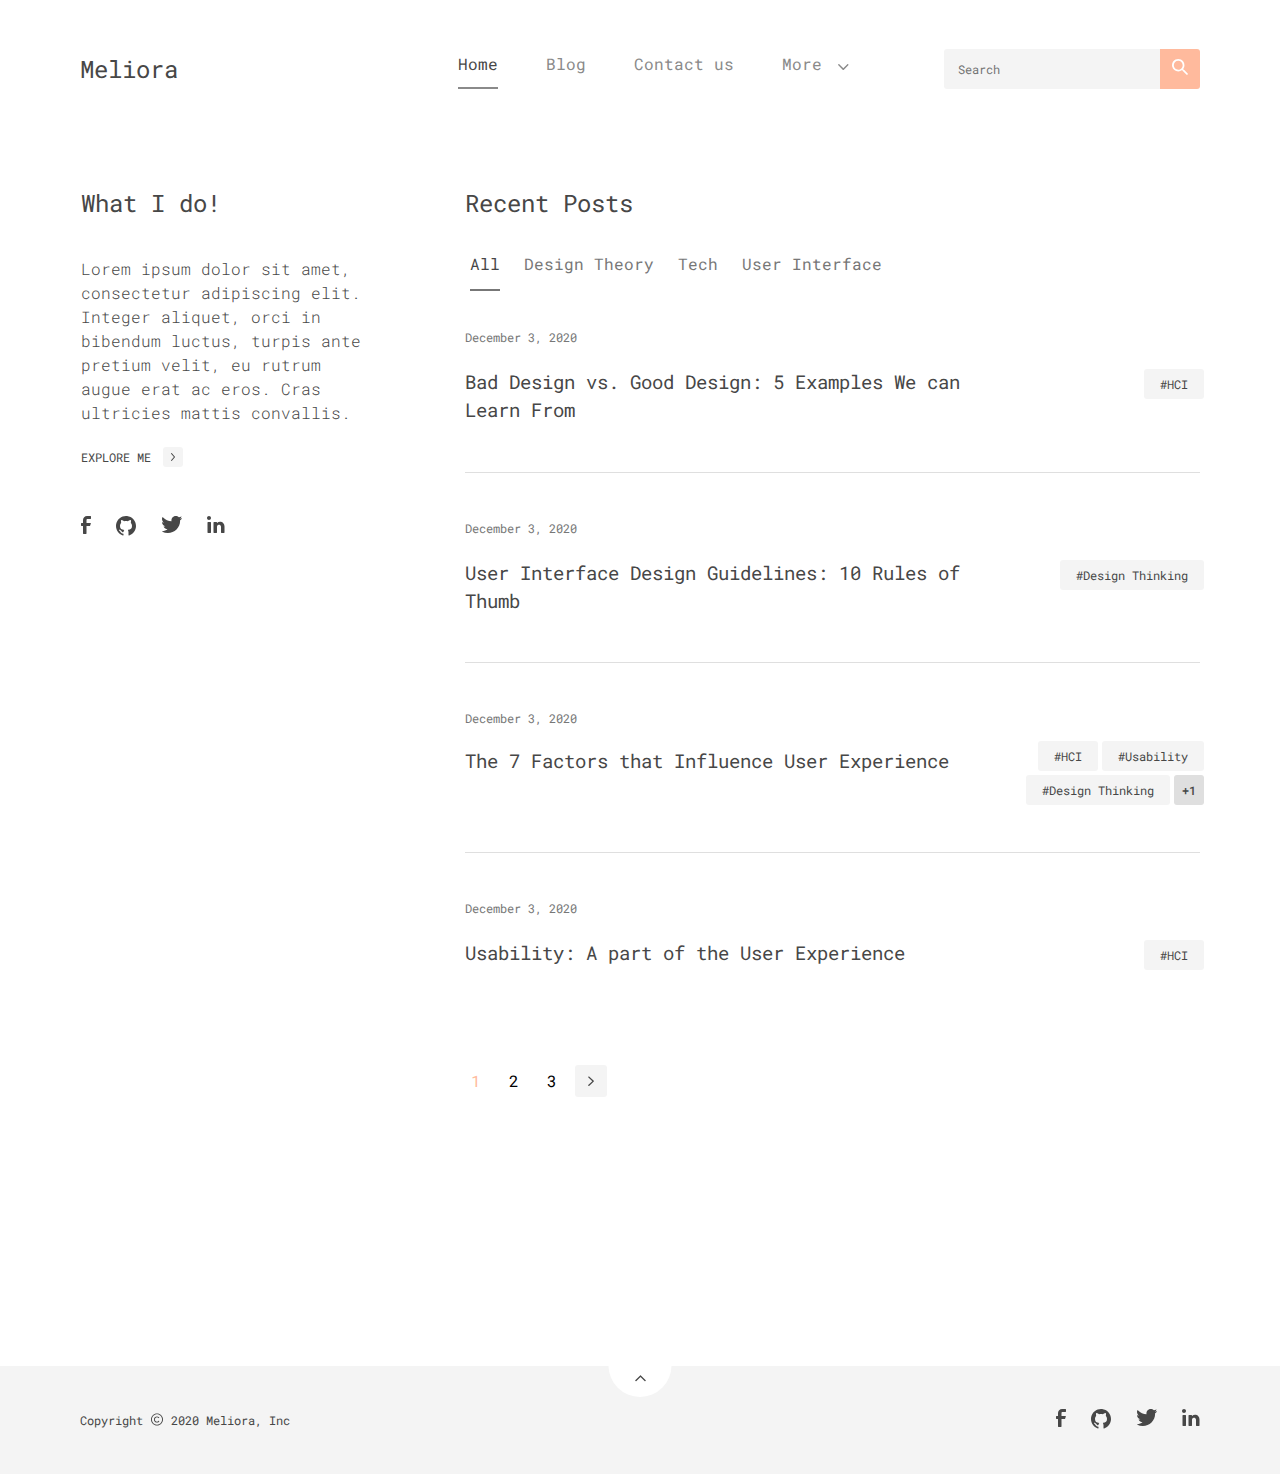
<file: index.html>
<!DOCTYPE html>
<html lang="en">
<head>
	<title>Meliora – Just another VeronaLabs Demo Environment</title>
	<link rel="stylesheet" href="css/style.css"/>
	<link rel="shortcut icon" href="favicon.ico"/>
	<meta http-equiv="content-type" content="text/HTML; charset=UTF-8"/>
	<meta name="viewport" content="width=device-width"/>
</head>
<body>
	<div class="wrapper">
        <header class="header" id="top">
            <div class="container">
                <div class="header__row">
                    <div class="header__logo">Meliora</div>
                    <div class="header__navigation primary-navigation">
                        <div class="primary-navigation__icon icon-menu">
                            <span></span>
                            <span></span>
                            <span></span>
                        </div>
                        <div class="primary-navigation__body">
                            <ul class="primary-navigtaion__list primary-menu">
                                <li class="primary-menu__item item-active">
                                    <a href="#" class="primary-menu__link">
                                        <span>Home</span>
                                    </a>
                                </li>
                                <li class="primary-menu__item">
                                    <a href="#" class="primary-menu__link">
                                        <span>Blog</span>
                                    </a>
                                </li>
                                <li class="primary-menu__item">
                                    <a href="#" class="primary-menu__link">
                                        <span>Contact us</span>
                                    </a>
                                </li>
                                <li class="primary-menu__item primary-menu__item menu__item-has-child">
                                    <div class="primary-menu__link not-linked">
                                        <span>More</span>
                                        <span class="menu__link-icon">
                                            <svg width="11" height="6" viewBox="0 0 11 6" fill="none" xmlns="http://www.w3.org/2000/svg">
                                            <path d="M9.58583 0.0784063C9.6356 0.0282258 9.70335 1.0746e-08 9.77403 9.90319e-09C9.8447 9.06038e-09 9.91245 0.0282258 9.96223 0.0784063L10.5242 0.640348C10.5754 0.688449 10.6045 0.755607 10.6045 0.825895C10.6045 0.896183 10.5754 0.963341 10.5242 1.01144L5.65224 5.88337C5.57775 5.95796 5.47668 5.99991 5.37127 6L5.23343 6C5.12802 5.99991 5.02695 5.95796 4.95246 5.88337L0.0805311 1.01144C0.0292797 0.963341 0.000206958 0.896183 0.000206957 0.825895C0.000206956 0.755607 0.0292797 0.688449 0.0805311 0.640348L0.642473 0.0784065C0.692244 0.0282259 0.759995 1.17394e-07 0.830671 1.16552e-07C0.901348 1.15709e-07 0.969098 0.0282259 1.01887 0.0784064L5.30235 4.36189L9.58583 0.0784063Z" fill="#8a8a8a"/>
                                            </svg>
                                        </span>
                                    </div>
                                    <ul class="primary-menu__sub-menu secondary-menu">
                                        <li class="secondary-menu__item">
                                            <a href="#" class="secondary-menu__link">
                                                <span>Child 1</span>
                                            </a>
                                        </li>
                                        <li class="secondary-menu__item menu__item-has-child">
                                            <div class="secondary-menu__link not-linked">
                                                <span>Child 2</span>
                                                <span class="menu__link-icon">
                                                    <svg width="8" height="5" viewBox="0 0 8 5" fill="none" xmlns="http://www.w3.org/2000/svg">
                                                    <path d="M6.72143 0.421106C6.75305 0.387653 6.7961 0.368835 6.841 0.368835C6.88591 0.368835 6.92895 0.387653 6.96058 0.421106L7.31762 0.795734C7.35018 0.827801 7.36865 0.872573 7.36865 0.919432C7.36865 0.966291 7.35018 1.01106 7.31762 1.04313L4.22215 4.29108C4.17482 4.34081 4.11061 4.36877 4.04363 4.36884L3.95606 4.36884C3.88908 4.36877 3.82487 4.34081 3.77754 4.29108L0.682072 1.04313C0.649508 1.01106 0.631037 0.966291 0.631037 0.919432C0.631037 0.872573 0.649508 0.827801 0.682072 0.795734L1.03911 0.421106C1.07073 0.387652 1.11378 0.368835 1.15869 0.368835C1.20359 0.368835 1.24664 0.387652 1.27826 0.421106L3.99984 3.27676L6.72143 0.421106Z" fill="#8a8a8a"/>
                                                    </svg>
                                                </span>
                                            </div>
                                            <ul class="secondary-menu__sub-menu tertiary-menu">
                                                <li class="tertiary-menu__item">
                                                    <a href="#!" class="tertiary-menu__link">
                                                        <span>Child 1</span>
                                                    </a>
                                                </li>
                                                <li class="tertiary-menu__item menu__item-has-child">
                                                    <a href="#!" class="tertiary-menu__link">
                                                        <span>Child 2</span>
                                                    </a>
                                                </li>
                                                <li class="tertiary-menu__item">
                                                    <a href="#!" class="tertiary-menu__link">
                                                        <span>Child 3</span>
                                                    </a>
                                                </li>
                                            </ul>
                                        </li>
                                        <li class="secondary-menu__item">
                                            <a href="#" class="secondary-menu__link">
                                                <span>Child 3</span>
                                            </a>
                                        </li>
                                    </ul>
                                </li>
                            </ul>
                        </div>
                    </div>
                    <div class="header__search search">
                        <input class="search__input" placeholder="Search" type="search" name="search-content" value="">
                        <button class="search__button" type="submit" name="button">
                            <svg width="16" height="16" viewBox="0 0 16 16" fill="none" xmlns="http://www.w3.org/2000/svg">
                            <path fill-rule="evenodd" clip-rule="evenodd" d="M12.331 11.0715L15.8859 14.6313C16.0447 14.8079 16.0368 15.0783 15.8681 15.2454L15.246 15.8684C15.1626 15.9526 15.049 16 14.9305 16C14.812 16 14.6985 15.9526 14.615 15.8684L11.0601 12.3085C10.9618 12.21 10.8726 12.1028 10.7935 11.9881L10.127 11.0982C9.02413 11.9801 7.6546 12.4602 6.24327 12.4598C3.33502 12.4699 0.807867 10.461 0.157951 7.62231C-0.491966 4.78365 0.90881 1.87288 3.53098 0.613257C6.15315 -0.646363 9.29689 0.0813446 11.101 2.36555C12.9052 4.64977 12.8882 7.88086 11.0601 10.1459L11.9489 10.76C12.0877 10.849 12.2159 10.9535 12.331 11.0715ZM1.79968 6.23008C1.79968 8.68763 3.78915 10.6799 6.24329 10.6799C7.42181 10.6799 8.55206 10.2111 9.3854 9.37656C10.2187 8.54206 10.6869 7.41024 10.6869 6.23008C10.6869 3.77252 8.69743 1.78027 6.24329 1.78027C3.78915 1.78027 1.79968 3.77252 1.79968 6.23008Z" fill="white"/>
                            </svg>
                    </button>
                    </div>
                </div>
            </div>
        </header>
		<main class="main">
			<div class="container">
				<div class="main__row">
                    <div class="main__column sidebar-about">
                        <div class="sidebar-about__body">
                            <h2 class="sidebar-about__title">
                                What I do!
                            </h2>
                            <div class="sidebar-about__text">
                                Lorem ipsum dolor sit amet, consectetur adipiscing elit. Integer aliquet, orci in bibendum luctus, turpis ante pretium velit, eu rutrum augue erat ac eros. Cras ultricies mattis convallis.
                            </div>
                            <div class="sidebar-about__btn">
                                <a href="" class="sidebar-about__link">
                                    <span>Explore Me</span>
                                    <span class="link__span-has-icon">
                                        <svg width="4" height="8" viewBox="0 0 4 8" fill="none" xmlns="http://www.w3.org/2000/svg">
                                        <path d="M0.0522708 0.768491C0.0188171 0.730943 -1.2282e-07 0.679832 -1.13187e-07 0.626512C-1.03554e-07 0.573193 0.0188171 0.522082 0.0522708 0.484534L0.426899 0.0605983C0.458966 0.0219333 0.503738 8.52407e-08 0.550597 9.317e-08C0.597456 1.01099e-07 0.642227 0.0219333 0.674295 0.0605984L3.92225 3.73604C3.97197 3.79224 3.99994 3.86848 4 3.94801L4 4.05199C3.99994 4.13152 3.97197 4.20776 3.92225 4.26396L0.674293 7.9394C0.642226 7.97807 0.597454 8 0.550595 8C0.503736 8 0.458965 7.97807 0.426897 7.9394L0.0522696 7.51547C0.0188159 7.47792 -1.34174e-06 7.42681 -1.33211e-06 7.37349C-1.32248e-06 7.32017 0.0188159 7.26906 0.0522696 7.23151L2.90793 4L0.0522708 0.768491Z" fill="#474747"/>
                                        </svg>
                                    </span>
                                </a>
                            </div>
                            <div class="sidebar-about__socials socials">
                                <ul class="socials__list">
                                    <li class="socials__item">
                                        <a href="#">
                                            <svg width="10" height="18" viewBox="0 0 10 18" fill="none" xmlns="http://www.w3.org/2000/svg">
                                            <path d="M9.5 3H6.5C5.94772 3 5.5 3.44772 5.5 4V7H9.5C9.61374 6.99748 9.7216 7.05039 9.78923 7.14188C9.85685 7.23336 9.87578 7.35201 9.84 7.46L9.1 9.66C9.03181 9.86192 8.84312 9.99842 8.63 10H5.5V17.5C5.5 17.7761 5.27614 18 5 18H2.5C2.22386 18 2 17.7761 2 17.5V10H0.5C0.223858 10 0 9.77614 0 9.5V7.5C0 7.22386 0.223858 7 0.5 7H2V4C2 1.79086 3.79086 0 6 0H9.5C9.77614 0 10 0.223858 10 0.5V2.5C10 2.77614 9.77614 3 9.5 3Z" fill="#474747"/>
                                            </svg>
                                        </a>
                                    </li>
                                    <li class="socials__item">
                                        <a href="#">
                                            <svg width="21" height="20" viewBox="0 0 21 20" fill="none" xmlns="http://www.w3.org/2000/svg">
                                            <path d="M20.0015 10.0082C19.9982 14.3106 17.2434 18.1287 13.1615 19.4882C13.0087 19.5353 12.8427 19.5095 12.7115 19.4182C12.5802 19.3227 12.5022 19.1705 12.5015 19.0082V16.3382C12.5231 15.6191 12.3504 14.9074 12.0015 14.2782C11.9487 14.1959 11.9487 14.0905 12.0015 14.0082C12.042 13.9323 12.1163 13.8804 12.2015 13.8682C14.6415 13.6182 16.0015 12.6482 16.0015 10.0082C16.0603 8.77557 15.633 7.56907 14.8115 6.64821C14.9313 6.25922 14.9953 5.85519 15.0015 5.44821C14.9972 5.08333 14.9468 4.72045 14.8515 4.36821C14.7886 4.13333 14.563 3.98009 14.3215 4.00821C13.4052 4.13826 12.5523 4.55073 11.8815 5.18821C10.6396 4.94827 9.36332 4.94827 8.12147 5.18821C7.45062 4.55073 6.59772 4.13826 5.68147 4.00821C5.43996 3.98009 5.21435 4.13333 5.15147 4.36821C5.05616 4.72045 5.00576 5.08333 5.00147 5.44821C5.00769 5.85519 5.07166 6.25922 5.19147 6.64821C4.36995 7.56907 3.94265 8.77557 4.00147 10.0082C4.00147 12.7882 5.51147 13.7182 8.28147 13.9482C7.93762 14.3988 7.70158 14.9222 7.59147 15.4782C7.59147 15.4782 7.59147 15.5482 7.59147 15.5982C7.58666 15.6448 7.58666 15.6917 7.59147 15.7382C7.54986 16.0526 7.2672 16.2778 6.95147 16.2482C6.80093 16.2411 6.65393 16.2001 6.52147 16.1282C5.97668 15.7964 5.49575 15.3697 5.10147 14.8682C4.85026 14.5834 4.58317 14.3129 4.30147 14.0582C4.12248 13.9033 3.92416 13.7722 3.71147 13.6682C3.56243 13.5845 3.38052 13.5845 3.23147 13.6682C3.08839 13.76 3.00176 13.9182 3.00147 14.0882V14.1482C3.00176 14.3182 3.08839 14.4764 3.23147 14.5682C3.59044 14.8687 3.90077 15.2229 4.15147 15.6182C4.57485 16.2816 5.11331 16.8641 5.74147 17.3382C6.15535 17.6157 6.64321 17.762 7.14147 17.7582H7.50147V19.0082C7.5007 19.1705 7.42272 19.3227 7.29147 19.4182C7.16021 19.5095 6.99426 19.5353 6.84147 19.4882C1.99352 17.8735 -0.857286 12.8637 0.230845 7.87112C1.31897 2.87854 5.99597 -0.490604 11.0762 0.0585358C16.1563 0.607676 20.0054 4.89843 20.0015 10.0082Z" fill="#474747"/>
                                            </svg>
                                        </a>
                                    </li>
                                    <li class="socials__item">
                                        <a href="#">
                                            <svg width="20" height="17" viewBox="0 0 20 17" fill="none" xmlns="http://www.w3.org/2000/svg">
                                            <path d="M19.9698 2.46378C19.4537 3.15213 18.83 3.75258 18.1226 4.24195C18.1226 4.42177 18.1226 4.60158 18.1226 4.79139C18.1282 8.0568 16.8239 11.1879 14.5019 13.4828C12.18 15.7777 9.03469 17.0443 5.77114 16.9988C3.8844 17.0051 2.02183 16.5743 0.329325 15.7401C0.238065 15.7003 0.179203 15.61 0.17955 15.5103V15.4005C0.17955 15.257 0.295781 15.1407 0.43916 15.1407C2.29377 15.0796 4.08222 14.4366 5.55147 13.3026C3.87279 13.2688 2.3624 12.2744 1.66731 10.7453C1.6322 10.6617 1.64313 10.5659 1.69616 10.4925C1.74918 10.419 1.83663 10.3785 1.92692 10.3856C2.43711 10.4369 2.9524 10.3894 3.44464 10.2458C1.59151 9.86109 0.199097 8.32265 -0.000179413 6.43969C-0.00726198 6.34936 0.0332177 6.26187 0.106636 6.20882C0.180054 6.15577 0.275798 6.14483 0.35928 6.17996C0.856578 6.39939 1.39341 6.51496 1.93691 6.51961C0.31313 5.45384 -0.388234 3.42672 0.229475 1.58469C0.293237 1.4057 0.446425 1.27347 0.632746 1.2366C0.819067 1.19972 1.01104 1.26365 1.13811 1.40487C3.32929 3.73695 6.34002 5.12662 9.53547 5.28088C9.45362 4.95427 9.41336 4.61862 9.41565 4.28191C9.44554 2.51636 10.538 0.943567 12.1815 0.299861C13.825 -0.343846 15.6943 0.0689272 16.9144 1.34494C17.746 1.18651 18.55 0.907164 19.3008 0.515789C19.3558 0.481454 19.4255 0.481454 19.4805 0.515789C19.5148 0.57081 19.5148 0.640583 19.4805 0.695604C19.1169 1.52835 18.5025 2.2268 17.7232 2.69355C18.4056 2.6144 19.0761 2.45341 19.7201 2.21404C19.7744 2.17713 19.8456 2.17713 19.8999 2.21404C19.9453 2.23482 19.9793 2.27457 19.9927 2.32269C20.0062 2.37081 19.9978 2.42242 19.9698 2.46378Z" fill="#474747"/>
                                            </svg>
                                        </a>
                                    </li>
                                    <li class="socials__item">
                                        <a href="#">
                                            <svg width="18" height="17" viewBox="0 0 18 17" fill="none" xmlns="http://www.w3.org/2000/svg">
                                            <path fill-rule="evenodd" clip-rule="evenodd" d="M0 2C0 0.895431 0.89543 0 2 0C2.53043 0 3.03914 0.210713 3.41421 0.585787C3.78929 0.960859 4 1.46957 4 2C4 3.10457 3.10457 4 2 4C0.89543 4 0 3.10457 0 2ZM17.5 10.41C17.5345 8.24489 16.0574 6.34762 13.95 5.84999C12.5377 5.5459 11.0657 5.94466 10 6.91999V6.49999C10 6.22385 9.77614 5.99999 9.5 5.99999H7C6.72386 5.99999 6.5 6.22385 6.5 6.49999V16.5C6.5 16.7761 6.72386 17 7 17H9.5C9.77614 17 10 16.7761 10 16.5V10.86C9.97531 9.85571 10.6753 8.97867 11.66 8.77999C12.2464 8.67878 12.8473 8.8439 13.2997 9.2305C13.752 9.6171 14.0087 10.185 14 10.78V16.5C14 16.7761 14.2239 17 14.5 17H17C17.2761 17 17.5 16.7761 17.5 16.5V10.41ZM4 6.5V16.5C4 16.7761 3.77614 17 3.5 17H1C0.723858 17 0.5 16.7761 0.5 16.5V6.5C0.5 6.22386 0.723858 6 1 6H3.5C3.77614 6 4 6.22386 4 6.5Z" fill="#474747"/>
                                            </svg>
                                        </a>
                                    </li>
                                </ul>
                            </div>
                        </div>
                    </div>
					<div class="main__column recent-posts">
						<div class="recent-posts__header">
							<div class="recent-posts__title">
								<h2>Recent Posts</h2>
							</div>
							<div class="recent-posts__navigation rp-navigation">
								<div class="rp-navigation__body">
									<ul class="rp-navigation__list ">
										<li class="rp-navigation__item active ">
											<a href="index.html" class="rp-navigation__link">
												<span>All</span>
											</a>
										</li>
										<li class="rp-navigation__item ">
											<a href="categories/design-theory.html" class="rp-navigation__link">
												<span>Design Theory</span>
											</a>
										</li>
										<li class="rp-navigation__item ">
											<a href="categories/tech.html" class="rp-navigation__link">
												<span>Tech</span>
											</a>
										</li>
										<li class="rp-navigation__item ">
											<a href="categories/user-interface.html" class="rp-navigation__link">
												<span>User Interface</span>
											</a>
										</li>
									</ul>
								</div>
							</div>
						</div>
						<div class="recent-posts__content">
							<article class="recent-posts__post post">
								<div class="post__date">
									<time datetime="2020-12-03">December 3, 2020</time>
								</div>
								<div class="post__title-n-tags">
									<h3 class="post__title">
										<a href="#">Bad Design vs. Good Design: 5 Examples We can Learn From</a>
									</h3>
									<div class="post__tags tags">
										<div class="tags__body">
											<ul class="tags__list">
												<li class="tags__item">
													<a href="#" class="tags__link">
														<span>HCI</span>
													</a>
												</li>
											</ul>
										</div>
									</div>
								</div>
							</article>
							<article class="recent-posts__post post">
								<div class="post__date">
									<time datetime="2020-12-03">December 3, 2020</time>
								</div>
								<div class="post__title-n-tags">
									<h3 class="post__title">
										<a href="#">User Interface Design Guidelines: 10 Rules of Thumb</a>
									</h3>
									<div class="post__tags tags">
										<ul class="tags__list">
											<li class="tags__item">
												<a href="#" class="tags__link">
													<span>Design Thinking</span>
												</a>
											</li>
										</ul>
									</div>
								</div>
							</article>
							<article class="recent-posts__post post post-has-wrapped-tags">
								<div class="post__date">
									<time datetime="2020-12-03">December 3, 2020</time>
								</div>
								<div class="post__title-n-tags">
									<h3 class="post__title">
										<a href="#">The 7 Factors that Influence User Experience</a>
									</h3>
									<div class="post__tags tags">
										<ul class="tags__list">
											<li class="tags__item">
												<a href="#" class="tags__link">
													<span>HCI</span>
												</a>
											</li>
											<li class="tags__item">
												<a href="#" class="tags__link">
													<span>Usability</span>
												</a>
											</li>
											<li class="tags__item">
												<a href="#" class="tags__link">
													<span>Design Thinking</span>
												</a>
											</li>
											<li class="tags__item item-wrapped">
												<span>+1</span>
												<ul class="item-wrapped__list">
													<li>
														<a href="#" class="item-wrapped__link">
															<span>Self-Development</span>
														</a>
													</li>
													<li>
														<a href="#" class="item-wrapped__link">
															<span>UI</span>
														</a>
													</li>
												</ul>
											</li>
										</ul></div>
								</div>
							</article>
							<article class="recent-posts__post post">
								<div class="post__date">
									<time datetime="2020-12-03">December 3, 2020</time>
								</div>
								<div class="post__title-n-tags">
									<h3 class="post__title">
										<a href="#">Usability: A part of the User Experience</a>
									</h3>
									<div class="post__tags tags">
										<ul class="tags__list">
											<li class="tags__item">
												<a href="#" class="tags__link">
													<span>HCI</span>
												</a>
											</li>
										</ul>
									</div>
								</div>
							</article>
							<div class="recent-posts__pagination pagination">
								<div class="pagination__body">
									<a href="#" class="pagination__button pagination__button-back">
										<img src="images/recent-posts/pagination-btn-back.svg" alt="" style="width: 6px; height: 10.6px;">
									</a>
									<ul class="pagination__list">
										<li class="pagination__item">
											<a href="index.html" class="pagination__link-2-page page-first page-active">
												<span>1</span>
											</a>
										</li>
										<li class="pagination__item">
											<a href="page_2.html" class="pagination__link-2-page">
												<span>2</span>
										</a>
										</li>
										<li class="pagination__item">
											<a href="page_3.html" class="pagination__link-2-page page-last">
												<span>3</span>
											</a>
										</li>
									</ul>
									<a href="page_2.html" class="pagination__button pagination__button-next">
										<img src="images/recent-posts/pagination-btn-next.svg" alt="" style="width: 6px; height: 10.6px;">
									</a>
								</div>
							</div>
						</div>
					</div>
				</div>
			</div>
		</main>
        <footer class="footer">
            <div class="container">
                <div class="footer__row">
                    <div class="footer__copyright">
                        <span class="copyright">Copyright <img src="images/footer/copyright-icon.svg" alt="" style="width: 12px; height: 12.83px;"></span>
                        <span>2020 Meliora, Inc</span>
                    </div>
                    <div class="footer__back-2-header back-2-header">
                        <a href="#top" class="back-2-header__link">
                            <svg width="12" height="7" viewBox="0 0 12 7" fill="none" xmlns="http://www.w3.org/2000/svg">
                            <path d="M1.7169 6.22372C1.66713 6.2739 1.59938 6.30212 1.52871 6.30212C1.45803 6.30212 1.39028 6.2739 1.34051 6.22372L0.778567 5.66178C0.727315 5.61368 0.698242 5.54652 0.698242 5.47623C0.698242 5.40594 0.727315 5.33878 0.778567 5.29068L5.6505 0.418753C5.72499 0.344167 5.82605 0.302217 5.93147 0.302124L6.0693 0.302124C6.17472 0.302217 6.27578 0.344167 6.35027 0.418753L11.2222 5.29068C11.2735 5.33878 11.3025 5.40594 11.3025 5.47623C11.3025 5.54652 11.2735 5.61367 11.2222 5.66178L10.6603 6.22372C10.6105 6.2739 10.5427 6.30212 10.4721 6.30212C10.4014 6.30212 10.3336 6.2739 10.2839 6.22372L6.00038 1.94024L1.7169 6.22372Z" fill="#474747"/>
                            </svg>

                        </a>
                    </div>
                    <div class="footer__socials socials">
                        <ul class="socials__list">	<li class="socials__item">
                                <a href="#">
                                    <svg width="10" height="18" viewBox="0 0 10 18" fill="none" xmlns="http://www.w3.org/2000/svg">
                                    <path d="M9.5 3H6.5C5.94772 3 5.5 3.44772 5.5 4V7H9.5C9.61374 6.99748 9.7216 7.05039 9.78923 7.14188C9.85685 7.23336 9.87578 7.35201 9.84 7.46L9.1 9.66C9.03181 9.86192 8.84312 9.99842 8.63 10H5.5V17.5C5.5 17.7761 5.27614 18 5 18H2.5C2.22386 18 2 17.7761 2 17.5V10H0.5C0.223858 10 0 9.77614 0 9.5V7.5C0 7.22386 0.223858 7 0.5 7H2V4C2 1.79086 3.79086 0 6 0H9.5C9.77614 0 10 0.223858 10 0.5V2.5C10 2.77614 9.77614 3 9.5 3Z" fill="#474747"/>
                                    </svg>
                                </a>
                            </li>
                            <li class="socials__item">
                                <a href="#">
                                    <svg width="21" height="20" viewBox="0 0 21 20" fill="none" xmlns="http://www.w3.org/2000/svg">
                                    <path d="M20.0015 10.0082C19.9982 14.3106 17.2434 18.1287 13.1615 19.4882C13.0087 19.5353 12.8427 19.5095 12.7115 19.4182C12.5802 19.3227 12.5022 19.1705 12.5015 19.0082V16.3382C12.5231 15.6191 12.3504 14.9074 12.0015 14.2782C11.9487 14.1959 11.9487 14.0905 12.0015 14.0082C12.042 13.9323 12.1163 13.8804 12.2015 13.8682C14.6415 13.6182 16.0015 12.6482 16.0015 10.0082C16.0603 8.77557 15.633 7.56907 14.8115 6.64821C14.9313 6.25922 14.9953 5.85519 15.0015 5.44821C14.9972 5.08333 14.9468 4.72045 14.8515 4.36821C14.7886 4.13333 14.563 3.98009 14.3215 4.00821C13.4052 4.13826 12.5523 4.55073 11.8815 5.18821C10.6396 4.94827 9.36332 4.94827 8.12147 5.18821C7.45062 4.55073 6.59772 4.13826 5.68147 4.00821C5.43996 3.98009 5.21435 4.13333 5.15147 4.36821C5.05616 4.72045 5.00576 5.08333 5.00147 5.44821C5.00769 5.85519 5.07166 6.25922 5.19147 6.64821C4.36995 7.56907 3.94265 8.77557 4.00147 10.0082C4.00147 12.7882 5.51147 13.7182 8.28147 13.9482C7.93762 14.3988 7.70158 14.9222 7.59147 15.4782C7.59147 15.4782 7.59147 15.5482 7.59147 15.5982C7.58666 15.6448 7.58666 15.6917 7.59147 15.7382C7.54986 16.0526 7.2672 16.2778 6.95147 16.2482C6.80093 16.2411 6.65393 16.2001 6.52147 16.1282C5.97668 15.7964 5.49575 15.3697 5.10147 14.8682C4.85026 14.5834 4.58317 14.3129 4.30147 14.0582C4.12248 13.9033 3.92416 13.7722 3.71147 13.6682C3.56243 13.5845 3.38052 13.5845 3.23147 13.6682C3.08839 13.76 3.00176 13.9182 3.00147 14.0882V14.1482C3.00176 14.3182 3.08839 14.4764 3.23147 14.5682C3.59044 14.8687 3.90077 15.2229 4.15147 15.6182C4.57485 16.2816 5.11331 16.8641 5.74147 17.3382C6.15535 17.6157 6.64321 17.762 7.14147 17.7582H7.50147V19.0082C7.5007 19.1705 7.42272 19.3227 7.29147 19.4182C7.16021 19.5095 6.99426 19.5353 6.84147 19.4882C1.99352 17.8735 -0.857286 12.8637 0.230845 7.87112C1.31897 2.87854 5.99597 -0.490604 11.0762 0.0585358C16.1563 0.607676 20.0054 4.89843 20.0015 10.0082Z" fill="#474747"/>
                                    </svg>
                                </a>
                            </li>
                            <li class="socials__item">
                                <a href="#">
                                    <svg width="20" height="17" viewBox="0 0 20 17" fill="none" xmlns="http://www.w3.org/2000/svg">
                                    <path d="M19.9698 2.46378C19.4537 3.15213 18.83 3.75258 18.1226 4.24195C18.1226 4.42177 18.1226 4.60158 18.1226 4.79139C18.1282 8.0568 16.8239 11.1879 14.5019 13.4828C12.18 15.7777 9.03469 17.0443 5.77114 16.9988C3.8844 17.0051 2.02183 16.5743 0.329325 15.7401C0.238065 15.7003 0.179203 15.61 0.17955 15.5103V15.4005C0.17955 15.257 0.295781 15.1407 0.43916 15.1407C2.29377 15.0796 4.08222 14.4366 5.55147 13.3026C3.87279 13.2688 2.3624 12.2744 1.66731 10.7453C1.6322 10.6617 1.64313 10.5659 1.69616 10.4925C1.74918 10.419 1.83663 10.3785 1.92692 10.3856C2.43711 10.4369 2.9524 10.3894 3.44464 10.2458C1.59151 9.86109 0.199097 8.32265 -0.000179413 6.43969C-0.00726198 6.34936 0.0332177 6.26187 0.106636 6.20882C0.180054 6.15577 0.275798 6.14483 0.35928 6.17996C0.856578 6.39939 1.39341 6.51496 1.93691 6.51961C0.31313 5.45384 -0.388234 3.42672 0.229475 1.58469C0.293237 1.4057 0.446425 1.27347 0.632746 1.2366C0.819067 1.19972 1.01104 1.26365 1.13811 1.40487C3.32929 3.73695 6.34002 5.12662 9.53547 5.28088C9.45362 4.95427 9.41336 4.61862 9.41565 4.28191C9.44554 2.51636 10.538 0.943567 12.1815 0.299861C13.825 -0.343846 15.6943 0.0689272 16.9144 1.34494C17.746 1.18651 18.55 0.907164 19.3008 0.515789C19.3558 0.481454 19.4255 0.481454 19.4805 0.515789C19.5148 0.57081 19.5148 0.640583 19.4805 0.695604C19.1169 1.52835 18.5025 2.2268 17.7232 2.69355C18.4056 2.6144 19.0761 2.45341 19.7201 2.21404C19.7744 2.17713 19.8456 2.17713 19.8999 2.21404C19.9453 2.23482 19.9793 2.27457 19.9927 2.32269C20.0062 2.37081 19.9978 2.42242 19.9698 2.46378Z" fill="#474747"/>
                                    </svg>
                                </a>
                            </li>
                            <li class="socials__item">
                                <a href="#">
                                    <svg width="18" height="17" viewBox="0 0 18 17" fill="none" xmlns="http://www.w3.org/2000/svg">
                                    <path fill-rule="evenodd" clip-rule="evenodd" d="M0 2C0 0.895431 0.89543 0 2 0C2.53043 0 3.03914 0.210713 3.41421 0.585787C3.78929 0.960859 4 1.46957 4 2C4 3.10457 3.10457 4 2 4C0.89543 4 0 3.10457 0 2ZM17.5 10.41C17.5345 8.24489 16.0574 6.34762 13.95 5.84999C12.5377 5.5459 11.0657 5.94466 10 6.91999V6.49999C10 6.22385 9.77614 5.99999 9.5 5.99999H7C6.72386 5.99999 6.5 6.22385 6.5 6.49999V16.5C6.5 16.7761 6.72386 17 7 17H9.5C9.77614 17 10 16.7761 10 16.5V10.86C9.97531 9.85571 10.6753 8.97867 11.66 8.77999C12.2464 8.67878 12.8473 8.8439 13.2997 9.2305C13.752 9.6171 14.0087 10.185 14 10.78V16.5C14 16.7761 14.2239 17 14.5 17H17C17.2761 17 17.5 16.7761 17.5 16.5V10.41ZM4 6.5V16.5C4 16.7761 3.77614 17 3.5 17H1C0.723858 17 0.5 16.7761 0.5 16.5V6.5C0.5 6.22386 0.723858 6 1 6H3.5C3.77614 6 4 6.22386 4 6.5Z" fill="#474747"/>
                                    </svg>
                                </a>
                            </li>
                        </ul>
                    </div>
                </div>
            </div>
        </footer>
	</div>
	<script src="js/jquery.js"></script>
	<script src="js/script.js"></script>
</body>
</html>
</file>
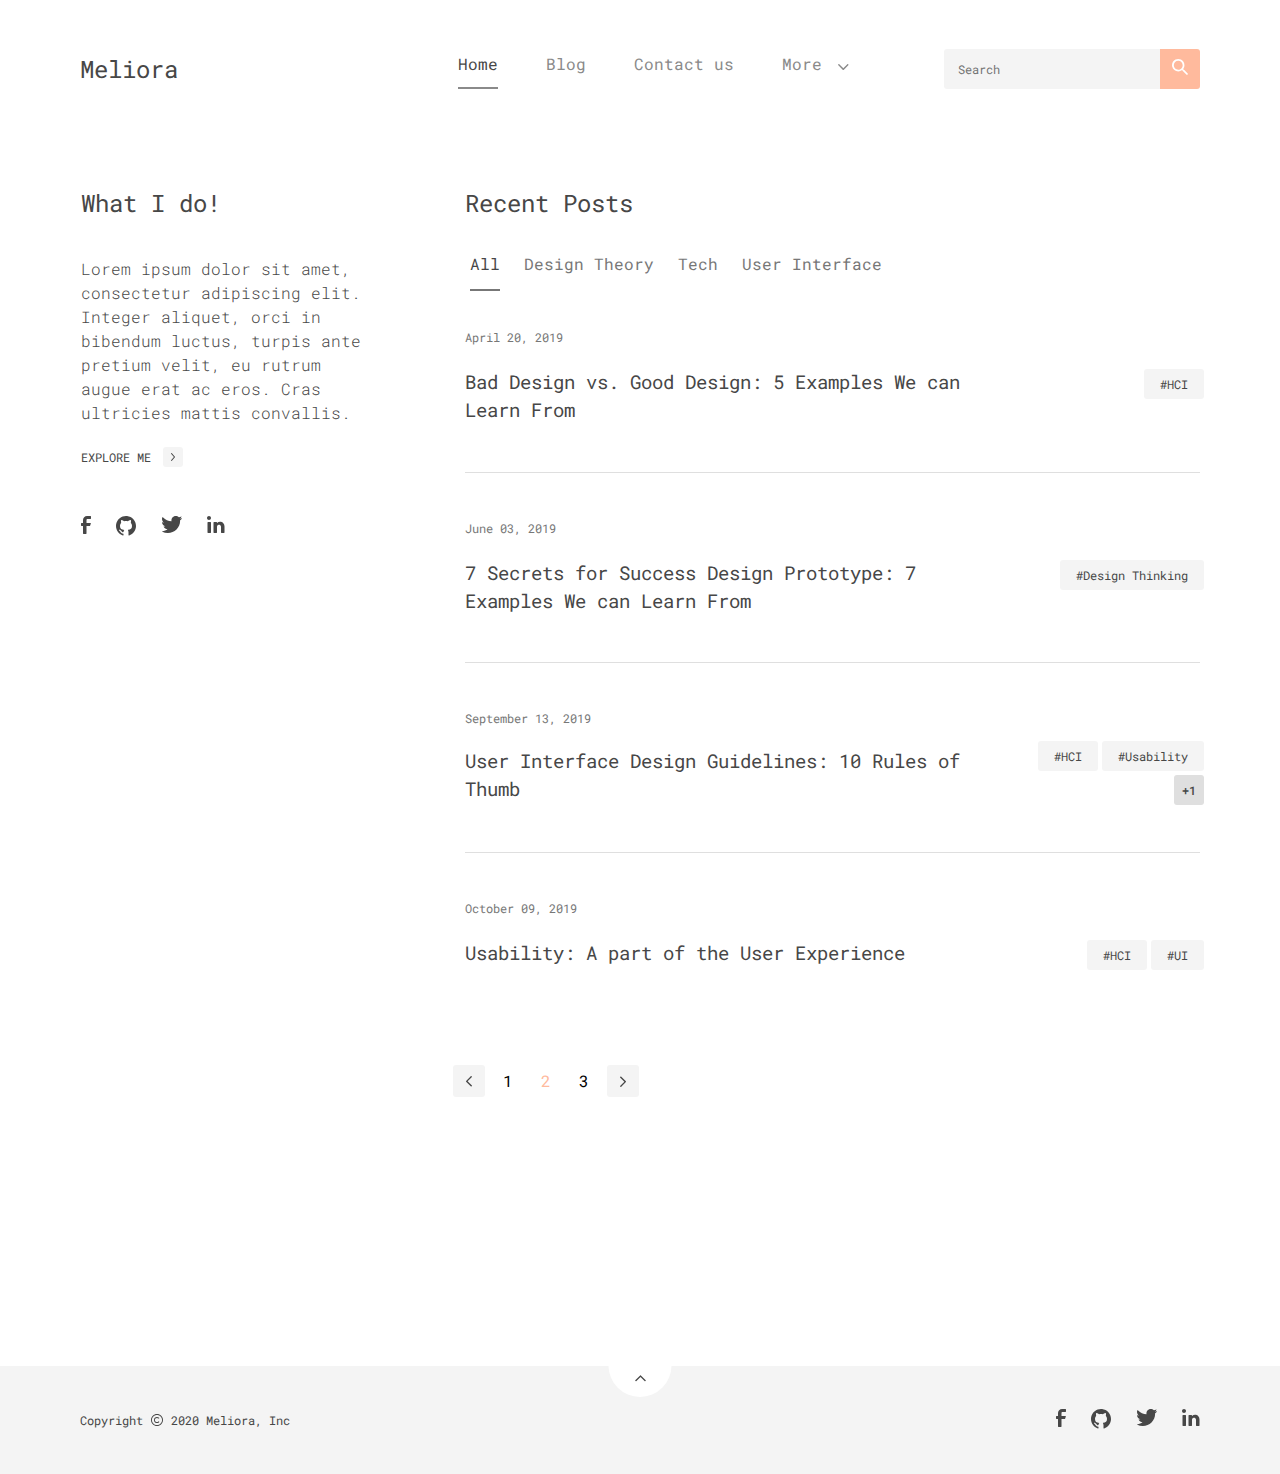
<file: page_2.html>
<!DOCTYPE html>
<html lang="en">
<head>
	<title>Page 2 - Meliora</title>
	<link rel="stylesheet" href="css/style.css"/>
	<link rel="shortcut icon" href="favicon.ico"/>
	<meta http-equiv="content-type" content="text/HTML; charset=UTF-8"/>
	<meta name="viewport" content="width=device-width"/>
</head>
<body>
	<div class="wrapper">
		<header class="header" id="top">
		    <div class="container">
		        <div class="header__row">
		           <div class="header__logo"><a href="index.html">Meliora</a></div>
		            <div class="header__navigation primary-navigation">
		                <div class="primary-navigation__icon icon-menu">
		                    <span></span>
		                    <span></span>
		                    <span></span>
		                </div>
		                <div class="primary-navigation__body">
		                    <ul class="primary-navigtaion__list primary-menu">
		                        <li class="primary-menu__item item-active">
		                            <a href="#" class="primary-menu__link">
		                                <span>Home</span>
		                            </a>
		                        </li>
		                        <li class="primary-menu__item">
		                            <a href="#" class="primary-menu__link">
		                                <span>Blog</span>
		                            </a>
		                        </li>
		                        <li class="primary-menu__item">
		                            <a href="#" class="primary-menu__link">
		                                <span>Contact us</span>
		                            </a>
		                        </li>
		                        <li class="primary-menu__item primary-menu__item menu__item-has-child">
		                            <div class="primary-menu__link not-linked">
		                                <span>More</span>
		                                <span class="menu__link-icon">
		                                    <svg width="11" height="6" viewBox="0 0 11 6" fill="none" xmlns="http://www.w3.org/2000/svg">
		                                    <path d="M9.58583 0.0784063C9.6356 0.0282258 9.70335 1.0746e-08 9.77403 9.90319e-09C9.8447 9.06038e-09 9.91245 0.0282258 9.96223 0.0784063L10.5242 0.640348C10.5754 0.688449 10.6045 0.755607 10.6045 0.825895C10.6045 0.896183 10.5754 0.963341 10.5242 1.01144L5.65224 5.88337C5.57775 5.95796 5.47668 5.99991 5.37127 6L5.23343 6C5.12802 5.99991 5.02695 5.95796 4.95246 5.88337L0.0805311 1.01144C0.0292797 0.963341 0.000206958 0.896183 0.000206957 0.825895C0.000206956 0.755607 0.0292797 0.688449 0.0805311 0.640348L0.642473 0.0784065C0.692244 0.0282259 0.759995 1.17394e-07 0.830671 1.16552e-07C0.901348 1.15709e-07 0.969098 0.0282259 1.01887 0.0784064L5.30235 4.36189L9.58583 0.0784063Z" fill="#8a8a8a"/>
		                                    </svg>
		                                </span>
		                            </div>
		                            <ul class="primary-menu__sub-menu secondary-menu">
		                                <li class="secondary-menu__item">
		                                    <a href="#" class="secondary-menu__link">
		                                        <span>Child 1</span>
		                                    </a>
		                                </li>
		                                <li class="secondary-menu__item menu__item-has-child">
		                                    <div class="secondary-menu__link not-linked">
		                                        <span>Child 2</span>
		                                        <span class="menu__link-icon">
		                                            <svg width="8" height="5" viewBox="0 0 8 5" fill="none" xmlns="http://www.w3.org/2000/svg">
		                                            <path d="M6.72143 0.421106C6.75305 0.387653 6.7961 0.368835 6.841 0.368835C6.88591 0.368835 6.92895 0.387653 6.96058 0.421106L7.31762 0.795734C7.35018 0.827801 7.36865 0.872573 7.36865 0.919432C7.36865 0.966291 7.35018 1.01106 7.31762 1.04313L4.22215 4.29108C4.17482 4.34081 4.11061 4.36877 4.04363 4.36884L3.95606 4.36884C3.88908 4.36877 3.82487 4.34081 3.77754 4.29108L0.682072 1.04313C0.649508 1.01106 0.631037 0.966291 0.631037 0.919432C0.631037 0.872573 0.649508 0.827801 0.682072 0.795734L1.03911 0.421106C1.07073 0.387652 1.11378 0.368835 1.15869 0.368835C1.20359 0.368835 1.24664 0.387652 1.27826 0.421106L3.99984 3.27676L6.72143 0.421106Z" fill="#8a8a8a"/>
		                                            </svg>
		                                        </span>
		                                    </div>
		                                    <ul class="secondary-menu__sub-menu tertiary-menu">
		                                        <li class="tertiary-menu__item">
		                                            <a href="#!" class="tertiary-menu__link">
		                                                <span>Child 1</span>
		                                            </a>
		                                        </li>
		                                        <li class="tertiary-menu__item menu__item-has-child">
		                                            <a href="#!" class="tertiary-menu__link">
		                                                <span>Child 2</span>
		                                            </a>
		                                        </li>
		                                        <li class="tertiary-menu__item">
		                                            <a href="#!" class="tertiary-menu__link">
		                                                <span>Child 3</span>
		                                            </a>
		                                        </li>
		                                    </ul>
		                                </li>
		                                <li class="secondary-menu__item">
		                                    <a href="#" class="secondary-menu__link">
		                                        <span>Child 3</span>
		                                    </a>
		                                </li>
		                            </ul>
		                        </li>
		                    </ul>
		                </div>
		            </div>
		            <div class="header__search search">
		                <input class="search__input" placeholder="Search" type="search" name="search-content" value="">
		                <button class="search__button" type="submit" name="button">
		                    <svg width="16" height="16" viewBox="0 0 16 16" fill="none" xmlns="http://www.w3.org/2000/svg">
		                    <path fill-rule="evenodd" clip-rule="evenodd" d="M12.331 11.0715L15.8859 14.6313C16.0447 14.8079 16.0368 15.0783 15.8681 15.2454L15.246 15.8684C15.1626 15.9526 15.049 16 14.9305 16C14.812 16 14.6985 15.9526 14.615 15.8684L11.0601 12.3085C10.9618 12.21 10.8726 12.1028 10.7935 11.9881L10.127 11.0982C9.02413 11.9801 7.6546 12.4602 6.24327 12.4598C3.33502 12.4699 0.807867 10.461 0.157951 7.62231C-0.491966 4.78365 0.90881 1.87288 3.53098 0.613257C6.15315 -0.646363 9.29689 0.0813446 11.101 2.36555C12.9052 4.64977 12.8882 7.88086 11.0601 10.1459L11.9489 10.76C12.0877 10.849 12.2159 10.9535 12.331 11.0715ZM1.79968 6.23008C1.79968 8.68763 3.78915 10.6799 6.24329 10.6799C7.42181 10.6799 8.55206 10.2111 9.3854 9.37656C10.2187 8.54206 10.6869 7.41024 10.6869 6.23008C10.6869 3.77252 8.69743 1.78027 6.24329 1.78027C3.78915 1.78027 1.79968 3.77252 1.79968 6.23008Z" fill="white"/>
		                    </svg>
		            </button>
		            </div>
		        </div>
		    </div>
		</header>
		<main class="main">
			<div class="container">
				<div class="main__row">
					<div class="main__column sidebar-about">
						<div class="sidebar-about__body">
							<h2 class="sidebar-about__title">
								What I do!
							</h2>
							<div class="sidebar-about__text">
								Lorem ipsum dolor sit amet, consectetur adipiscing elit. Integer aliquet, orci in bibendum luctus, turpis ante pretium velit, eu rutrum augue erat ac eros. Cras ultricies mattis convallis.
							</div>
							<div class="sidebar-about__btn">
								<a href="" class="sidebar-about__link">
									<span>Explore Me</span>
									<span class="link__span-has-icon">
										<svg width="4" height="8" viewBox="0 0 4 8" fill="none" xmlns="http://www.w3.org/2000/svg">
											<path d="M0.0522708 0.768491C0.0188171 0.730943 -1.2282e-07 0.679832 -1.13187e-07 0.626512C-1.03554e-07 0.573193 0.0188171 0.522082 0.0522708 0.484534L0.426899 0.0605983C0.458966 0.0219333 0.503738 8.52407e-08 0.550597 9.317e-08C0.597456 1.01099e-07 0.642227 0.0219333 0.674295 0.0605984L3.92225 3.73604C3.97197 3.79224 3.99994 3.86848 4 3.94801L4 4.05199C3.99994 4.13152 3.97197 4.20776 3.92225 4.26396L0.674293 7.9394C0.642226 7.97807 0.597454 8 0.550595 8C0.503736 8 0.458965 7.97807 0.426897 7.9394L0.0522696 7.51547C0.0188159 7.47792 -1.34174e-06 7.42681 -1.33211e-06 7.37349C-1.32248e-06 7.32017 0.0188159 7.26906 0.0522696 7.23151L2.90793 4L0.0522708 0.768491Z" fill="#474747"/>
										</svg>
									</span>
							</a>
							</div>
							<div class="sidebar-about__socials socials">
								<ul class="socials__list">
								   <li class="socials__item">
									   <a href="https://facebook.com/" target="_blank">
										   <svg width="10" height="18" viewBox="0 0 10 18" fill="none" xmlns="http://www.w3.org/2000/svg">
										   <path d="M9.5 3H6.5C5.94772 3 5.5 3.44772 5.5 4V7H9.5C9.61374 6.99748 9.7216 7.05039 9.78923 7.14188C9.85685 7.23336 9.87578 7.35201 9.84 7.46L9.1 9.66C9.03181 9.86192 8.84312 9.99842 8.63 10H5.5V17.5C5.5 17.7761 5.27614 18 5 18H2.5C2.22386 18 2 17.7761 2 17.5V10H0.5C0.223858 10 0 9.77614 0 9.5V7.5C0 7.22386 0.223858 7 0.5 7H2V4C2 1.79086 3.79086 0 6 0H9.5C9.77614 0 10 0.223858 10 0.5V2.5C10 2.77614 9.77614 3 9.5 3Z" fill="#474747"/>
										   </svg>
									   </a>
								   </li>
								   <li class="socials__item">
									   <a href="https://github.com" target="_blank">
										   <svg width="21" height="20" viewBox="0 0 21 20" fill="none" xmlns="http://www.w3.org/2000/svg">
										   <path d="M20.0015 10.0082C19.9982 14.3106 17.2434 18.1287 13.1615 19.4882C13.0087 19.5353 12.8427 19.5095 12.7115 19.4182C12.5802 19.3227 12.5022 19.1705 12.5015 19.0082V16.3382C12.5231 15.6191 12.3504 14.9074 12.0015 14.2782C11.9487 14.1959 11.9487 14.0905 12.0015 14.0082C12.042 13.9323 12.1163 13.8804 12.2015 13.8682C14.6415 13.6182 16.0015 12.6482 16.0015 10.0082C16.0603 8.77557 15.633 7.56907 14.8115 6.64821C14.9313 6.25922 14.9953 5.85519 15.0015 5.44821C14.9972 5.08333 14.9468 4.72045 14.8515 4.36821C14.7886 4.13333 14.563 3.98009 14.3215 4.00821C13.4052 4.13826 12.5523 4.55073 11.8815 5.18821C10.6396 4.94827 9.36332 4.94827 8.12147 5.18821C7.45062 4.55073 6.59772 4.13826 5.68147 4.00821C5.43996 3.98009 5.21435 4.13333 5.15147 4.36821C5.05616 4.72045 5.00576 5.08333 5.00147 5.44821C5.00769 5.85519 5.07166 6.25922 5.19147 6.64821C4.36995 7.56907 3.94265 8.77557 4.00147 10.0082C4.00147 12.7882 5.51147 13.7182 8.28147 13.9482C7.93762 14.3988 7.70158 14.9222 7.59147 15.4782C7.59147 15.4782 7.59147 15.5482 7.59147 15.5982C7.58666 15.6448 7.58666 15.6917 7.59147 15.7382C7.54986 16.0526 7.2672 16.2778 6.95147 16.2482C6.80093 16.2411 6.65393 16.2001 6.52147 16.1282C5.97668 15.7964 5.49575 15.3697 5.10147 14.8682C4.85026 14.5834 4.58317 14.3129 4.30147 14.0582C4.12248 13.9033 3.92416 13.7722 3.71147 13.6682C3.56243 13.5845 3.38052 13.5845 3.23147 13.6682C3.08839 13.76 3.00176 13.9182 3.00147 14.0882V14.1482C3.00176 14.3182 3.08839 14.4764 3.23147 14.5682C3.59044 14.8687 3.90077 15.2229 4.15147 15.6182C4.57485 16.2816 5.11331 16.8641 5.74147 17.3382C6.15535 17.6157 6.64321 17.762 7.14147 17.7582H7.50147V19.0082C7.5007 19.1705 7.42272 19.3227 7.29147 19.4182C7.16021 19.5095 6.99426 19.5353 6.84147 19.4882C1.99352 17.8735 -0.857286 12.8637 0.230845 7.87112C1.31897 2.87854 5.99597 -0.490604 11.0762 0.0585358C16.1563 0.607676 20.0054 4.89843 20.0015 10.0082Z" fill="#474747"/>
										   </svg>
									   </a>
								   </li>
								   <li class="socials__item">
									   <a href="https://twitter.com" target="_blank">
										   <svg width="20" height="17" viewBox="0 0 20 17" fill="none" xmlns="http://www.w3.org/2000/svg">
										   <path d="M19.9698 2.46378C19.4537 3.15213 18.83 3.75258 18.1226 4.24195C18.1226 4.42177 18.1226 4.60158 18.1226 4.79139C18.1282 8.0568 16.8239 11.1879 14.5019 13.4828C12.18 15.7777 9.03469 17.0443 5.77114 16.9988C3.8844 17.0051 2.02183 16.5743 0.329325 15.7401C0.238065 15.7003 0.179203 15.61 0.17955 15.5103V15.4005C0.17955 15.257 0.295781 15.1407 0.43916 15.1407C2.29377 15.0796 4.08222 14.4366 5.55147 13.3026C3.87279 13.2688 2.3624 12.2744 1.66731 10.7453C1.6322 10.6617 1.64313 10.5659 1.69616 10.4925C1.74918 10.419 1.83663 10.3785 1.92692 10.3856C2.43711 10.4369 2.9524 10.3894 3.44464 10.2458C1.59151 9.86109 0.199097 8.32265 -0.000179413 6.43969C-0.00726198 6.34936 0.0332177 6.26187 0.106636 6.20882C0.180054 6.15577 0.275798 6.14483 0.35928 6.17996C0.856578 6.39939 1.39341 6.51496 1.93691 6.51961C0.31313 5.45384 -0.388234 3.42672 0.229475 1.58469C0.293237 1.4057 0.446425 1.27347 0.632746 1.2366C0.819067 1.19972 1.01104 1.26365 1.13811 1.40487C3.32929 3.73695 6.34002 5.12662 9.53547 5.28088C9.45362 4.95427 9.41336 4.61862 9.41565 4.28191C9.44554 2.51636 10.538 0.943567 12.1815 0.299861C13.825 -0.343846 15.6943 0.0689272 16.9144 1.34494C17.746 1.18651 18.55 0.907164 19.3008 0.515789C19.3558 0.481454 19.4255 0.481454 19.4805 0.515789C19.5148 0.57081 19.5148 0.640583 19.4805 0.695604C19.1169 1.52835 18.5025 2.2268 17.7232 2.69355C18.4056 2.6144 19.0761 2.45341 19.7201 2.21404C19.7744 2.17713 19.8456 2.17713 19.8999 2.21404C19.9453 2.23482 19.9793 2.27457 19.9927 2.32269C20.0062 2.37081 19.9978 2.42242 19.9698 2.46378Z" fill="#474747"/>
										   </svg>
									   </a>
								   </li>
								   <li class="socials__item">
									   <a href="https://linkedin.com" target="_blank">
										   <svg width="18" height="17" viewBox="0 0 18 17" fill="none" xmlns="http://www.w3.org/2000/svg">
										   <path fill-rule="evenodd" clip-rule="evenodd" d="M0 2C0 0.895431 0.89543 0 2 0C2.53043 0 3.03914 0.210713 3.41421 0.585787C3.78929 0.960859 4 1.46957 4 2C4 3.10457 3.10457 4 2 4C0.89543 4 0 3.10457 0 2ZM17.5 10.41C17.5345 8.24489 16.0574 6.34762 13.95 5.84999C12.5377 5.5459 11.0657 5.94466 10 6.91999V6.49999C10 6.22385 9.77614 5.99999 9.5 5.99999H7C6.72386 5.99999 6.5 6.22385 6.5 6.49999V16.5C6.5 16.7761 6.72386 17 7 17H9.5C9.77614 17 10 16.7761 10 16.5V10.86C9.97531 9.85571 10.6753 8.97867 11.66 8.77999C12.2464 8.67878 12.8473 8.8439 13.2997 9.2305C13.752 9.6171 14.0087 10.185 14 10.78V16.5C14 16.7761 14.2239 17 14.5 17H17C17.2761 17 17.5 16.7761 17.5 16.5V10.41ZM4 6.5V16.5C4 16.7761 3.77614 17 3.5 17H1C0.723858 17 0.5 16.7761 0.5 16.5V6.5C0.5 6.22386 0.723858 6 1 6H3.5C3.77614 6 4 6.22386 4 6.5Z" fill="#474747"/>
										   </svg>
									   </a>
								   </li>
							   </ul>
							</div>
						</div>
					</div>
					<div class="main__column recent-posts">
						<div class="recent-posts__header">
							<div class="recent-posts__title">
								<h2>Recent Posts</h2>
							</div>
							<div class="recent-posts__navigation rp-navigation">
								<div class="rp-navigation__body">
									<ul class="rp-navigation__list ">
										<li class="rp-navigation__item active ">
											<a href="index.html" class="rp-navigation__link">
												<span>All</span>
											</a>
										</li>
										<li class="rp-navigation__item ">
											<a href="categories/design-theory.html" class="rp-navigation__link">
												<span>Design Theory</span>
											</a>
										</li>
										<li class="rp-navigation__item ">
											<a href="categories/tech.html" class="rp-navigation__link">
												<span>Tech</span>
											</a>
										</li>
										<li class="rp-navigation__item ">
											<a href="categories/user-interface.html" class="rp-navigation__link">
												<span>User Interface</span>
											</a>
										</li>
									</ul>
								</div>
							</div>
						</div>
						<div class="recent-posts__content">
							<article class="recent-posts__post post">
								<div class="post__date">
									<time datetime="2019-04-20">April 20, 2019</time>
								</div>
								<div class="post__title-n-tags">
									<h3 class="post__title">
										<a href="articles/article_1.html">Bad Design vs. Good Design: 5 Examples We can Learn From</a>
									</h3>
									<div class="post__tags tags">
										<div class="tags__body">
											<ul class="tags__list">
												<li class="tags__item">
													<a href="#" class="tags__link">
														<span>HCI</span>
													</a>
												</li>
											</ul>
										</div>
									</div>
								</div>
							</article>
							<article class="recent-posts__post post">
								<div class="post__date">
									<time datetime="2020-06-03">June 03, 2019</time>
								</div>
								<div class="post__title-n-tags">
									<h3 class="post__title">
										<a  href="articles/article_3.html">7 Secrets for Success Design Prototype: 7 Examples We can Learn From</a>
									</h3>
									<div class="post__tags tags">
										<ul class="tags__list">
											<li class="tags__item">
												<a href="#" class="tags__link">
													<span>Design Thinking</span>
												</a>
											</li>
										</ul>
									</div>
								</div>
							</article>
							<article class="recent-posts__post post post-has-wrapped-tags">
								<div class="post__date">
									<time datetime="2019-09-13">September 13, 2019</time>
								</div>
								<div class="post__title-n-tags">
									<h3 class="post__title">
										<a href="articles/article_2.html">User Interface Design Guidelines: 10 Rules of Thumb</a>
									</h3>
									<div class="post__tags tags">
										<ul class="tags__list">
											<li class="tags__item">
												<a href="#" class="tags__link">
													<span>HCI</span>
												</a>
											</li>
											<li class="tags__item">
												<a href="#" class="tags__link">
													<span>Usability</span>
												</a>
											</li>
											<li class="tags__item item-wrapped">
												<span>+1</span>
												<ul class="item-wrapped__list">
													<li>
														<a href="#" class="item-wrapped__link">
															<span>UI</span>
														</a>
													</li>
												</ul>
											</li>
										</ul></div>
								</div>
							</article>
							<article class="recent-posts__post post">
								<div class="post__date">
									<time datetime="2019-10-09">October 09, 2019</time>
								</div>
								<div class="post__title-n-tags">
									<h3 class="post__title">
										<a href="articles/article_4.html">Usability: A part of the User Experience</a>
									</h3>
									<div class="post__tags tags">
										<ul class="tags__list">
											<li class="tags__item">
												<a href="#" class="tags__link">
													<span>HCI</span>
												</a>
											</li>
											<li class="tags__item">
												<a href="#" class="tags__link">
													<span>UI</span>
												</a>
											</li>
										</ul>
									</div>
								</div>
							</article>
							<div class="recent-posts__pagination pagination">
								<div class="pagination__body">
									<a href="index.html" class="pagination__button pagination__button-back">
										<img src="images/recent-posts/pagination-btn-back.svg" alt="">
									</a>
									<ul class="pagination__list">
										<li class="pagination__item">
											<a href="index.html" class="pagination__link-2-page page-first">
												<span>1</span>
											</a>
										</li>
										<li class="pagination__item">
											<a href="page_2.html" class="pagination__link-2-page page-active">
												<span>2</span>
										</a>
										</li>
										<li class="pagination__item">
											<a href="page_3.html" class="pagination__link-2-page">
												<span>3</span>
											</a>
										</li>
									</ul>
									<a href="page_3.html" class="pagination__button pagination__button-next">
										<img src="images/recent-posts/pagination-btn-next.svg" alt="">
									</a>
								</div>
							</div>
						</div>
					</div>
				</div>
			</div>
			</main>
		<footer class="footer">
			<div class="container">
				<div class="footer__row">
					<div class="footer__copyright">
						<span class="copyright">Copyright <img src="images/footer/copyright-icon.svg" alt=""></span>
						<span>2020 Meliora, Inc</span>
					</div>
					<div class="footer__back-2-header back-2-header">
						<a href="#top" class="back-2-header__link">
							<svg width="12" height="7" viewBox="0 0 12 7" fill="none" xmlns="http://www.w3.org/2000/svg">
							<path d="M1.7169 6.22372C1.66713 6.2739 1.59938 6.30212 1.52871 6.30212C1.45803 6.30212 1.39028 6.2739 1.34051 6.22372L0.778567 5.66178C0.727315 5.61368 0.698242 5.54652 0.698242 5.47623C0.698242 5.40594 0.727315 5.33878 0.778567 5.29068L5.6505 0.418753C5.72499 0.344167 5.82605 0.302217 5.93147 0.302124L6.0693 0.302124C6.17472 0.302217 6.27578 0.344167 6.35027 0.418753L11.2222 5.29068C11.2735 5.33878 11.3025 5.40594 11.3025 5.47623C11.3025 5.54652 11.2735 5.61367 11.2222 5.66178L10.6603 6.22372C10.6105 6.2739 10.5427 6.30212 10.4721 6.30212C10.4014 6.30212 10.3336 6.2739 10.2839 6.22372L6.00038 1.94024L1.7169 6.22372Z" fill="#474747"/>
							</svg>
						</a>
					</div>
					<div class="footer__socials socials">
						<ul class="socials__list">
						   <li class="socials__item">
							   <a href="https://facebook.com/" target="_blank">
								   <svg width="10" height="18" viewBox="0 0 10 18" fill="none" xmlns="http://www.w3.org/2000/svg">
								   <path d="M9.5 3H6.5C5.94772 3 5.5 3.44772 5.5 4V7H9.5C9.61374 6.99748 9.7216 7.05039 9.78923 7.14188C9.85685 7.23336 9.87578 7.35201 9.84 7.46L9.1 9.66C9.03181 9.86192 8.84312 9.99842 8.63 10H5.5V17.5C5.5 17.7761 5.27614 18 5 18H2.5C2.22386 18 2 17.7761 2 17.5V10H0.5C0.223858 10 0 9.77614 0 9.5V7.5C0 7.22386 0.223858 7 0.5 7H2V4C2 1.79086 3.79086 0 6 0H9.5C9.77614 0 10 0.223858 10 0.5V2.5C10 2.77614 9.77614 3 9.5 3Z" fill="#474747"/>
								   </svg>
							   </a>
						   </li>
						   <li class="socials__item">
							   <a href="https://github.com" target="_blank">
								   <svg width="21" height="20" viewBox="0 0 21 20" fill="none" xmlns="http://www.w3.org/2000/svg">
								   <path d="M20.0015 10.0082C19.9982 14.3106 17.2434 18.1287 13.1615 19.4882C13.0087 19.5353 12.8427 19.5095 12.7115 19.4182C12.5802 19.3227 12.5022 19.1705 12.5015 19.0082V16.3382C12.5231 15.6191 12.3504 14.9074 12.0015 14.2782C11.9487 14.1959 11.9487 14.0905 12.0015 14.0082C12.042 13.9323 12.1163 13.8804 12.2015 13.8682C14.6415 13.6182 16.0015 12.6482 16.0015 10.0082C16.0603 8.77557 15.633 7.56907 14.8115 6.64821C14.9313 6.25922 14.9953 5.85519 15.0015 5.44821C14.9972 5.08333 14.9468 4.72045 14.8515 4.36821C14.7886 4.13333 14.563 3.98009 14.3215 4.00821C13.4052 4.13826 12.5523 4.55073 11.8815 5.18821C10.6396 4.94827 9.36332 4.94827 8.12147 5.18821C7.45062 4.55073 6.59772 4.13826 5.68147 4.00821C5.43996 3.98009 5.21435 4.13333 5.15147 4.36821C5.05616 4.72045 5.00576 5.08333 5.00147 5.44821C5.00769 5.85519 5.07166 6.25922 5.19147 6.64821C4.36995 7.56907 3.94265 8.77557 4.00147 10.0082C4.00147 12.7882 5.51147 13.7182 8.28147 13.9482C7.93762 14.3988 7.70158 14.9222 7.59147 15.4782C7.59147 15.4782 7.59147 15.5482 7.59147 15.5982C7.58666 15.6448 7.58666 15.6917 7.59147 15.7382C7.54986 16.0526 7.2672 16.2778 6.95147 16.2482C6.80093 16.2411 6.65393 16.2001 6.52147 16.1282C5.97668 15.7964 5.49575 15.3697 5.10147 14.8682C4.85026 14.5834 4.58317 14.3129 4.30147 14.0582C4.12248 13.9033 3.92416 13.7722 3.71147 13.6682C3.56243 13.5845 3.38052 13.5845 3.23147 13.6682C3.08839 13.76 3.00176 13.9182 3.00147 14.0882V14.1482C3.00176 14.3182 3.08839 14.4764 3.23147 14.5682C3.59044 14.8687 3.90077 15.2229 4.15147 15.6182C4.57485 16.2816 5.11331 16.8641 5.74147 17.3382C6.15535 17.6157 6.64321 17.762 7.14147 17.7582H7.50147V19.0082C7.5007 19.1705 7.42272 19.3227 7.29147 19.4182C7.16021 19.5095 6.99426 19.5353 6.84147 19.4882C1.99352 17.8735 -0.857286 12.8637 0.230845 7.87112C1.31897 2.87854 5.99597 -0.490604 11.0762 0.0585358C16.1563 0.607676 20.0054 4.89843 20.0015 10.0082Z" fill="#474747"/>
								   </svg>
							   </a>
						   </li>
						   <li class="socials__item">
							   <a href="https://twitter.com" target="_blank">
								   <svg width="20" height="17" viewBox="0 0 20 17" fill="none" xmlns="http://www.w3.org/2000/svg">
								   <path d="M19.9698 2.46378C19.4537 3.15213 18.83 3.75258 18.1226 4.24195C18.1226 4.42177 18.1226 4.60158 18.1226 4.79139C18.1282 8.0568 16.8239 11.1879 14.5019 13.4828C12.18 15.7777 9.03469 17.0443 5.77114 16.9988C3.8844 17.0051 2.02183 16.5743 0.329325 15.7401C0.238065 15.7003 0.179203 15.61 0.17955 15.5103V15.4005C0.17955 15.257 0.295781 15.1407 0.43916 15.1407C2.29377 15.0796 4.08222 14.4366 5.55147 13.3026C3.87279 13.2688 2.3624 12.2744 1.66731 10.7453C1.6322 10.6617 1.64313 10.5659 1.69616 10.4925C1.74918 10.419 1.83663 10.3785 1.92692 10.3856C2.43711 10.4369 2.9524 10.3894 3.44464 10.2458C1.59151 9.86109 0.199097 8.32265 -0.000179413 6.43969C-0.00726198 6.34936 0.0332177 6.26187 0.106636 6.20882C0.180054 6.15577 0.275798 6.14483 0.35928 6.17996C0.856578 6.39939 1.39341 6.51496 1.93691 6.51961C0.31313 5.45384 -0.388234 3.42672 0.229475 1.58469C0.293237 1.4057 0.446425 1.27347 0.632746 1.2366C0.819067 1.19972 1.01104 1.26365 1.13811 1.40487C3.32929 3.73695 6.34002 5.12662 9.53547 5.28088C9.45362 4.95427 9.41336 4.61862 9.41565 4.28191C9.44554 2.51636 10.538 0.943567 12.1815 0.299861C13.825 -0.343846 15.6943 0.0689272 16.9144 1.34494C17.746 1.18651 18.55 0.907164 19.3008 0.515789C19.3558 0.481454 19.4255 0.481454 19.4805 0.515789C19.5148 0.57081 19.5148 0.640583 19.4805 0.695604C19.1169 1.52835 18.5025 2.2268 17.7232 2.69355C18.4056 2.6144 19.0761 2.45341 19.7201 2.21404C19.7744 2.17713 19.8456 2.17713 19.8999 2.21404C19.9453 2.23482 19.9793 2.27457 19.9927 2.32269C20.0062 2.37081 19.9978 2.42242 19.9698 2.46378Z" fill="#474747"/>
								   </svg>
							   </a>
						   </li>
						   <li class="socials__item">
							   <a href="https://linkedin.com" target="_blank">
								   <svg width="18" height="17" viewBox="0 0 18 17" fill="none" xmlns="http://www.w3.org/2000/svg">
								   <path fill-rule="evenodd" clip-rule="evenodd" d="M0 2C0 0.895431 0.89543 0 2 0C2.53043 0 3.03914 0.210713 3.41421 0.585787C3.78929 0.960859 4 1.46957 4 2C4 3.10457 3.10457 4 2 4C0.89543 4 0 3.10457 0 2ZM17.5 10.41C17.5345 8.24489 16.0574 6.34762 13.95 5.84999C12.5377 5.5459 11.0657 5.94466 10 6.91999V6.49999C10 6.22385 9.77614 5.99999 9.5 5.99999H7C6.72386 5.99999 6.5 6.22385 6.5 6.49999V16.5C6.5 16.7761 6.72386 17 7 17H9.5C9.77614 17 10 16.7761 10 16.5V10.86C9.97531 9.85571 10.6753 8.97867 11.66 8.77999C12.2464 8.67878 12.8473 8.8439 13.2997 9.2305C13.752 9.6171 14.0087 10.185 14 10.78V16.5C14 16.7761 14.2239 17 14.5 17H17C17.2761 17 17.5 16.7761 17.5 16.5V10.41ZM4 6.5V16.5C4 16.7761 3.77614 17 3.5 17H1C0.723858 17 0.5 16.7761 0.5 16.5V6.5C0.5 6.22386 0.723858 6 1 6H3.5C3.77614 6 4 6.22386 4 6.5Z" fill="#474747"/>
								   </svg>
							   </a>
						   </li>
					   </ul>
					</div>
				</div>
			</div>
		</footer>
	</div>
	<script src="js/jquery.js"></script>
	<script src="js/script.js"></script>
</body>
</html>
</file>
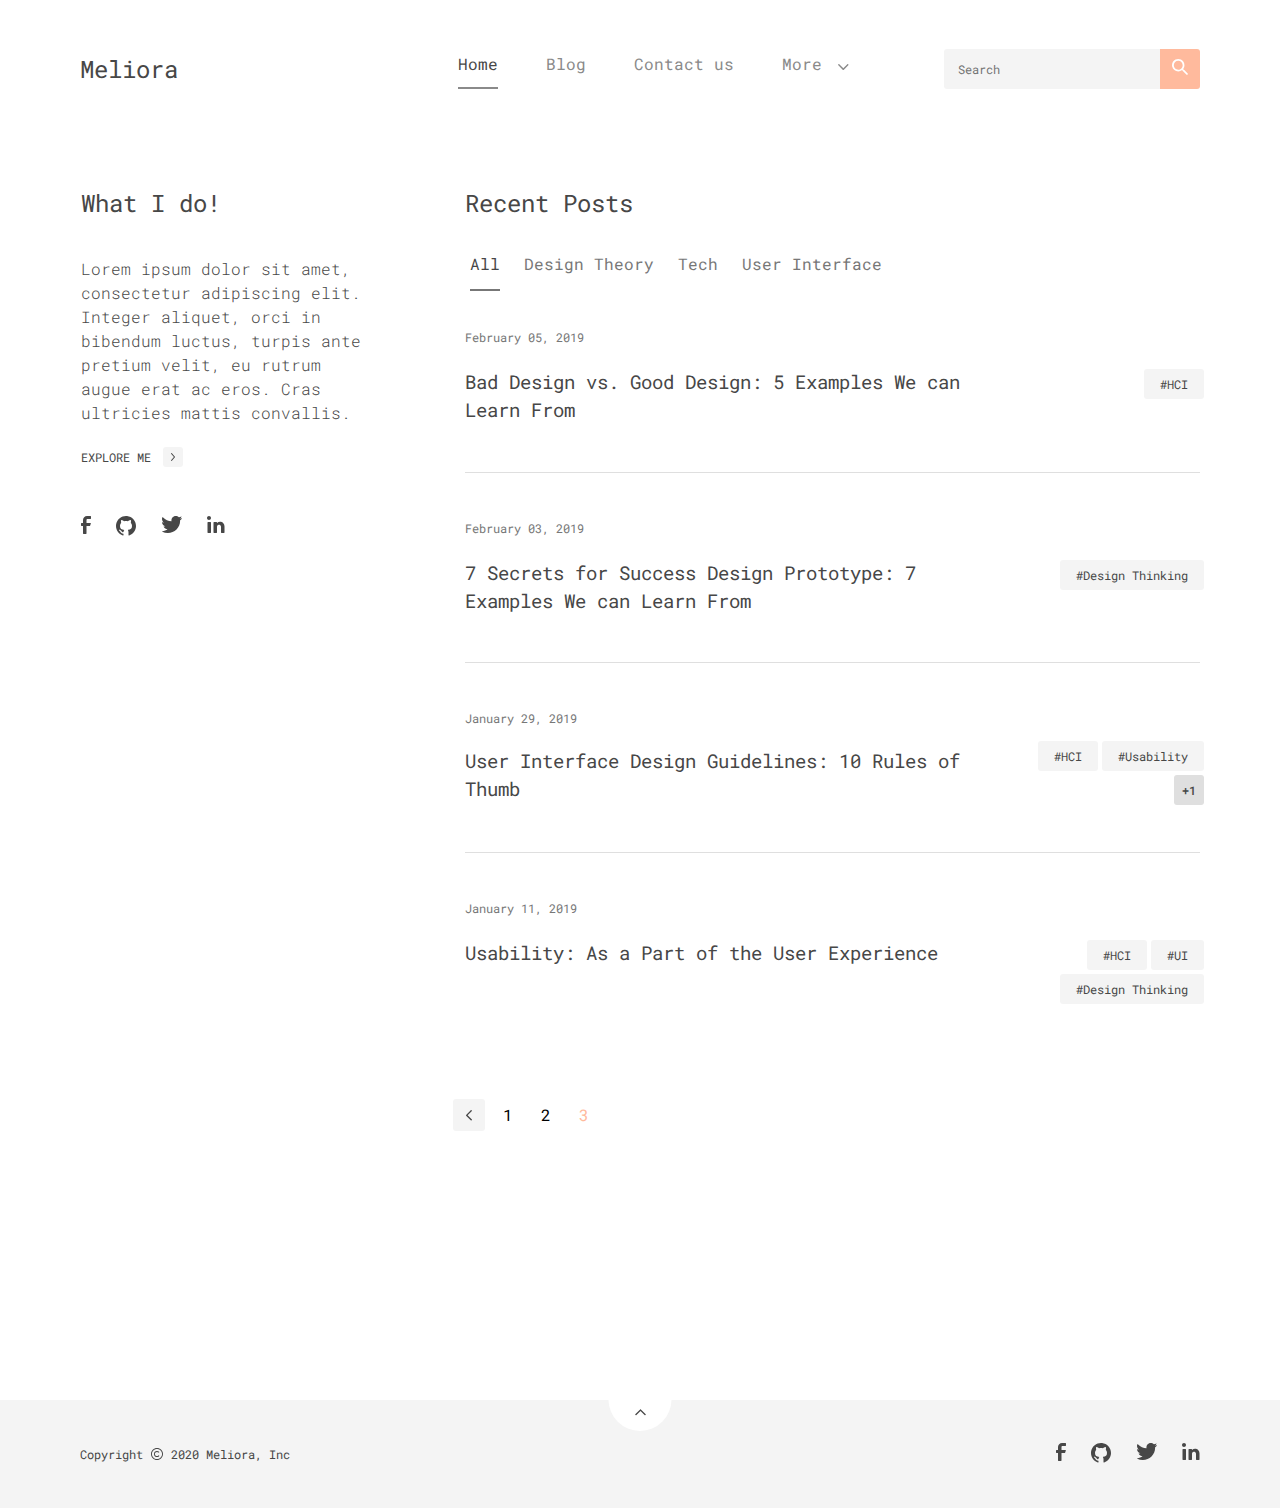
<file: page_3.html>
<!DOCTYPE html>
<html lang="en">
<head>
	<title>Page 3 - Meliora</title>
	<link rel="stylesheet" href="css/style.css"/>
	<link rel="shortcut icon" href="favicon.ico"/>
	<meta http-equiv="content-type" content="text/HTML; charset=UTF-8"/>
	<meta name="viewport" content="width=device-width"/>
</head>
<body>
	<div class="wrapper">
		<header class="header" id="top">
			<div class="container">
				<div class="header__row">
					<div class="header__logo"><a href="index.html">Meliora</a></div>
					<div class="header__navigation primary-navigation">
						<div class="primary-navigation__icon icon-menu">
							<span></span>
							<span></span>
							<span></span>
						</div>
						<div class="primary-navigation__body">
							<ul class="primary-navigtaion__list primary-menu">
								<li class="primary-menu__item item-active">
									<a href="#" class="primary-menu__link">
										<span>Home</span>
									</a>
								</li>
								<li class="primary-menu__item">
									<a href="#" class="primary-menu__link">
										<span>Blog</span>
									</a>
								</li>
								<li class="primary-menu__item">
									<a href="#" class="primary-menu__link">
										<span>Contact us</span>
									</a>
								</li>
								<li class="primary-menu__item primary-menu__item menu__item-has-child">
									<div class="primary-menu__link not-linked">
										<span>More</span>
										<span class="menu__link-icon">
											<svg width="11" height="6" viewBox="0 0 11 6" fill="none" xmlns="http://www.w3.org/2000/svg">
											<path d="M9.58583 0.0784063C9.6356 0.0282258 9.70335 1.0746e-08 9.77403 9.90319e-09C9.8447 9.06038e-09 9.91245 0.0282258 9.96223 0.0784063L10.5242 0.640348C10.5754 0.688449 10.6045 0.755607 10.6045 0.825895C10.6045 0.896183 10.5754 0.963341 10.5242 1.01144L5.65224 5.88337C5.57775 5.95796 5.47668 5.99991 5.37127 6L5.23343 6C5.12802 5.99991 5.02695 5.95796 4.95246 5.88337L0.0805311 1.01144C0.0292797 0.963341 0.000206958 0.896183 0.000206957 0.825895C0.000206956 0.755607 0.0292797 0.688449 0.0805311 0.640348L0.642473 0.0784065C0.692244 0.0282259 0.759995 1.17394e-07 0.830671 1.16552e-07C0.901348 1.15709e-07 0.969098 0.0282259 1.01887 0.0784064L5.30235 4.36189L9.58583 0.0784063Z" fill="#8a8a8a"/>
											</svg>
										</span>
									</div>
									<ul class="primary-menu__sub-menu secondary-menu">
										<li class="secondary-menu__item">
											<a href="#" class="secondary-menu__link">
												<span>Child 1</span>
											</a>
										</li>
										<li class="secondary-menu__item menu__item-has-child">
											<div class="secondary-menu__link not-linked">
												<span>Child 2</span>
												<span class="menu__link-icon">
													<svg width="8" height="5" viewBox="0 0 8 5" fill="none" xmlns="http://www.w3.org/2000/svg">
													<path d="M6.72143 0.421106C6.75305 0.387653 6.7961 0.368835 6.841 0.368835C6.88591 0.368835 6.92895 0.387653 6.96058 0.421106L7.31762 0.795734C7.35018 0.827801 7.36865 0.872573 7.36865 0.919432C7.36865 0.966291 7.35018 1.01106 7.31762 1.04313L4.22215 4.29108C4.17482 4.34081 4.11061 4.36877 4.04363 4.36884L3.95606 4.36884C3.88908 4.36877 3.82487 4.34081 3.77754 4.29108L0.682072 1.04313C0.649508 1.01106 0.631037 0.966291 0.631037 0.919432C0.631037 0.872573 0.649508 0.827801 0.682072 0.795734L1.03911 0.421106C1.07073 0.387652 1.11378 0.368835 1.15869 0.368835C1.20359 0.368835 1.24664 0.387652 1.27826 0.421106L3.99984 3.27676L6.72143 0.421106Z" fill="#8a8a8a"/>
													</svg>
												</span>
											</div>
											<ul class="secondary-menu__sub-menu tertiary-menu">
												<li class="tertiary-menu__item">
													<a href="#!" class="tertiary-menu__link">
														<span>Child 1</span>
													</a>
												</li>
												<li class="tertiary-menu__item menu__item-has-child">
													<a href="#!" class="tertiary-menu__link">
														<span>Child 2</span>
													</a>
												</li>
												<li class="tertiary-menu__item">
													<a href="#!" class="tertiary-menu__link">
														<span>Child 3</span>
													</a>
												</li>
											</ul>
										</li>
										<li class="secondary-menu__item">
											<a href="#" class="secondary-menu__link">
												<span>Child 3</span>
											</a>
										</li>
									</ul>
								</li>
							</ul>
						</div>
					</div>
					<div class="header__search search">
						<input class="search__input" placeholder="Search" type="search" name="search-content" value="">
						<button class="search__button" type="submit" name="button">
							<svg width="16" height="16" viewBox="0 0 16 16" fill="none" xmlns="http://www.w3.org/2000/svg">
							<path fill-rule="evenodd" clip-rule="evenodd" d="M12.331 11.0715L15.8859 14.6313C16.0447 14.8079 16.0368 15.0783 15.8681 15.2454L15.246 15.8684C15.1626 15.9526 15.049 16 14.9305 16C14.812 16 14.6985 15.9526 14.615 15.8684L11.0601 12.3085C10.9618 12.21 10.8726 12.1028 10.7935 11.9881L10.127 11.0982C9.02413 11.9801 7.6546 12.4602 6.24327 12.4598C3.33502 12.4699 0.807867 10.461 0.157951 7.62231C-0.491966 4.78365 0.90881 1.87288 3.53098 0.613257C6.15315 -0.646363 9.29689 0.0813446 11.101 2.36555C12.9052 4.64977 12.8882 7.88086 11.0601 10.1459L11.9489 10.76C12.0877 10.849 12.2159 10.9535 12.331 11.0715ZM1.79968 6.23008C1.79968 8.68763 3.78915 10.6799 6.24329 10.6799C7.42181 10.6799 8.55206 10.2111 9.3854 9.37656C10.2187 8.54206 10.6869 7.41024 10.6869 6.23008C10.6869 3.77252 8.69743 1.78027 6.24329 1.78027C3.78915 1.78027 1.79968 3.77252 1.79968 6.23008Z" fill="white"/>
							</svg>
					</button>
					</div>
				</div>
			</div>
		</header>
		<main class="main">
			<div class="container">
				<div class="main__row">
					<div class="main__column sidebar-about">
						<div class="sidebar-about__body">
							<h2 class="sidebar-about__title">
								What I do!
							</h2>
							<div class="sidebar-about__text">
								Lorem ipsum dolor sit amet, consectetur adipiscing elit. Integer aliquet, orci in bibendum luctus, turpis ante pretium velit, eu rutrum augue erat ac eros. Cras ultricies mattis convallis.
							</div>
							<div class="sidebar-about__btn">
								<a href="" class="sidebar-about__link"><span>Explore Me</span>
									<span class="link__span-has-icon">
										<svg width="4" height="8" viewBox="0 0 4 8" fill="none" xmlns="http://www.w3.org/2000/svg">
										<path d="M0.0522708 0.768491C0.0188171 0.730943 -1.2282e-07 0.679832 -1.13187e-07 0.626512C-1.03554e-07 0.573193 0.0188171 0.522082 0.0522708 0.484534L0.426899 0.0605983C0.458966 0.0219333 0.503738 8.52407e-08 0.550597 9.317e-08C0.597456 1.01099e-07 0.642227 0.0219333 0.674295 0.0605984L3.92225 3.73604C3.97197 3.79224 3.99994 3.86848 4 3.94801L4 4.05199C3.99994 4.13152 3.97197 4.20776 3.92225 4.26396L0.674293 7.9394C0.642226 7.97807 0.597454 8 0.550595 8C0.503736 8 0.458965 7.97807 0.426897 7.9394L0.0522696 7.51547C0.0188159 7.47792 -1.34174e-06 7.42681 -1.33211e-06 7.37349C-1.32248e-06 7.32017 0.0188159 7.26906 0.0522696 7.23151L2.90793 4L0.0522708 0.768491Z" fill="#474747"/>
										</svg>
									</span>
								</a>
							</div>
							<div class="sidebar-about__socials socials">
								<ul class="socials__list">
								   <li class="socials__item">
									   <a href="https://facebook.com/" target="_blank">
										   <svg width="10" height="18" viewBox="0 0 10 18" fill="none" xmlns="http://www.w3.org/2000/svg">
										   <path d="M9.5 3H6.5C5.94772 3 5.5 3.44772 5.5 4V7H9.5C9.61374 6.99748 9.7216 7.05039 9.78923 7.14188C9.85685 7.23336 9.87578 7.35201 9.84 7.46L9.1 9.66C9.03181 9.86192 8.84312 9.99842 8.63 10H5.5V17.5C5.5 17.7761 5.27614 18 5 18H2.5C2.22386 18 2 17.7761 2 17.5V10H0.5C0.223858 10 0 9.77614 0 9.5V7.5C0 7.22386 0.223858 7 0.5 7H2V4C2 1.79086 3.79086 0 6 0H9.5C9.77614 0 10 0.223858 10 0.5V2.5C10 2.77614 9.77614 3 9.5 3Z" fill="#474747"/>
										   </svg>
									   </a>
								   </li>
								   <li class="socials__item">
									   <a href="https://github.com" target="_blank">
										   <svg width="21" height="20" viewBox="0 0 21 20" fill="none" xmlns="http://www.w3.org/2000/svg">
										   <path d="M20.0015 10.0082C19.9982 14.3106 17.2434 18.1287 13.1615 19.4882C13.0087 19.5353 12.8427 19.5095 12.7115 19.4182C12.5802 19.3227 12.5022 19.1705 12.5015 19.0082V16.3382C12.5231 15.6191 12.3504 14.9074 12.0015 14.2782C11.9487 14.1959 11.9487 14.0905 12.0015 14.0082C12.042 13.9323 12.1163 13.8804 12.2015 13.8682C14.6415 13.6182 16.0015 12.6482 16.0015 10.0082C16.0603 8.77557 15.633 7.56907 14.8115 6.64821C14.9313 6.25922 14.9953 5.85519 15.0015 5.44821C14.9972 5.08333 14.9468 4.72045 14.8515 4.36821C14.7886 4.13333 14.563 3.98009 14.3215 4.00821C13.4052 4.13826 12.5523 4.55073 11.8815 5.18821C10.6396 4.94827 9.36332 4.94827 8.12147 5.18821C7.45062 4.55073 6.59772 4.13826 5.68147 4.00821C5.43996 3.98009 5.21435 4.13333 5.15147 4.36821C5.05616 4.72045 5.00576 5.08333 5.00147 5.44821C5.00769 5.85519 5.07166 6.25922 5.19147 6.64821C4.36995 7.56907 3.94265 8.77557 4.00147 10.0082C4.00147 12.7882 5.51147 13.7182 8.28147 13.9482C7.93762 14.3988 7.70158 14.9222 7.59147 15.4782C7.59147 15.4782 7.59147 15.5482 7.59147 15.5982C7.58666 15.6448 7.58666 15.6917 7.59147 15.7382C7.54986 16.0526 7.2672 16.2778 6.95147 16.2482C6.80093 16.2411 6.65393 16.2001 6.52147 16.1282C5.97668 15.7964 5.49575 15.3697 5.10147 14.8682C4.85026 14.5834 4.58317 14.3129 4.30147 14.0582C4.12248 13.9033 3.92416 13.7722 3.71147 13.6682C3.56243 13.5845 3.38052 13.5845 3.23147 13.6682C3.08839 13.76 3.00176 13.9182 3.00147 14.0882V14.1482C3.00176 14.3182 3.08839 14.4764 3.23147 14.5682C3.59044 14.8687 3.90077 15.2229 4.15147 15.6182C4.57485 16.2816 5.11331 16.8641 5.74147 17.3382C6.15535 17.6157 6.64321 17.762 7.14147 17.7582H7.50147V19.0082C7.5007 19.1705 7.42272 19.3227 7.29147 19.4182C7.16021 19.5095 6.99426 19.5353 6.84147 19.4882C1.99352 17.8735 -0.857286 12.8637 0.230845 7.87112C1.31897 2.87854 5.99597 -0.490604 11.0762 0.0585358C16.1563 0.607676 20.0054 4.89843 20.0015 10.0082Z" fill="#474747"/>
										   </svg>
									   </a>
								   </li>
								   <li class="socials__item">
									   <a href="https://twitter.com" target="_blank">
										   <svg width="20" height="17" viewBox="0 0 20 17" fill="none" xmlns="http://www.w3.org/2000/svg">
										   <path d="M19.9698 2.46378C19.4537 3.15213 18.83 3.75258 18.1226 4.24195C18.1226 4.42177 18.1226 4.60158 18.1226 4.79139C18.1282 8.0568 16.8239 11.1879 14.5019 13.4828C12.18 15.7777 9.03469 17.0443 5.77114 16.9988C3.8844 17.0051 2.02183 16.5743 0.329325 15.7401C0.238065 15.7003 0.179203 15.61 0.17955 15.5103V15.4005C0.17955 15.257 0.295781 15.1407 0.43916 15.1407C2.29377 15.0796 4.08222 14.4366 5.55147 13.3026C3.87279 13.2688 2.3624 12.2744 1.66731 10.7453C1.6322 10.6617 1.64313 10.5659 1.69616 10.4925C1.74918 10.419 1.83663 10.3785 1.92692 10.3856C2.43711 10.4369 2.9524 10.3894 3.44464 10.2458C1.59151 9.86109 0.199097 8.32265 -0.000179413 6.43969C-0.00726198 6.34936 0.0332177 6.26187 0.106636 6.20882C0.180054 6.15577 0.275798 6.14483 0.35928 6.17996C0.856578 6.39939 1.39341 6.51496 1.93691 6.51961C0.31313 5.45384 -0.388234 3.42672 0.229475 1.58469C0.293237 1.4057 0.446425 1.27347 0.632746 1.2366C0.819067 1.19972 1.01104 1.26365 1.13811 1.40487C3.32929 3.73695 6.34002 5.12662 9.53547 5.28088C9.45362 4.95427 9.41336 4.61862 9.41565 4.28191C9.44554 2.51636 10.538 0.943567 12.1815 0.299861C13.825 -0.343846 15.6943 0.0689272 16.9144 1.34494C17.746 1.18651 18.55 0.907164 19.3008 0.515789C19.3558 0.481454 19.4255 0.481454 19.4805 0.515789C19.5148 0.57081 19.5148 0.640583 19.4805 0.695604C19.1169 1.52835 18.5025 2.2268 17.7232 2.69355C18.4056 2.6144 19.0761 2.45341 19.7201 2.21404C19.7744 2.17713 19.8456 2.17713 19.8999 2.21404C19.9453 2.23482 19.9793 2.27457 19.9927 2.32269C20.0062 2.37081 19.9978 2.42242 19.9698 2.46378Z" fill="#474747"/>
										   </svg>
									   </a>
								   </li>
								   <li class="socials__item">
									   <a href="https://linkedin.com" target="_blank">
										   <svg width="18" height="17" viewBox="0 0 18 17" fill="none" xmlns="http://www.w3.org/2000/svg">
										   <path fill-rule="evenodd" clip-rule="evenodd" d="M0 2C0 0.895431 0.89543 0 2 0C2.53043 0 3.03914 0.210713 3.41421 0.585787C3.78929 0.960859 4 1.46957 4 2C4 3.10457 3.10457 4 2 4C0.89543 4 0 3.10457 0 2ZM17.5 10.41C17.5345 8.24489 16.0574 6.34762 13.95 5.84999C12.5377 5.5459 11.0657 5.94466 10 6.91999V6.49999C10 6.22385 9.77614 5.99999 9.5 5.99999H7C6.72386 5.99999 6.5 6.22385 6.5 6.49999V16.5C6.5 16.7761 6.72386 17 7 17H9.5C9.77614 17 10 16.7761 10 16.5V10.86C9.97531 9.85571 10.6753 8.97867 11.66 8.77999C12.2464 8.67878 12.8473 8.8439 13.2997 9.2305C13.752 9.6171 14.0087 10.185 14 10.78V16.5C14 16.7761 14.2239 17 14.5 17H17C17.2761 17 17.5 16.7761 17.5 16.5V10.41ZM4 6.5V16.5C4 16.7761 3.77614 17 3.5 17H1C0.723858 17 0.5 16.7761 0.5 16.5V6.5C0.5 6.22386 0.723858 6 1 6H3.5C3.77614 6 4 6.22386 4 6.5Z" fill="#474747"/>
										   </svg>
									   </a>
								   </li>
							   </ul>
							</div>
						</div>
					</div>
					<div class="main__column recent-posts">
						<div class="recent-posts__header">
							<div class="recent-posts__title">
								<h2>Recent Posts</h2>
							</div>
							<div class="recent-posts__navigation rp-navigation">
								<div class="rp-navigation__body">
									<ul class="rp-navigation__list ">
										<li class="rp-navigation__item active ">
											<a href="index.html" class="rp-navigation__link">
												<span>All</span>
											</a>
										</li>
										<li class="rp-navigation__item ">
											<a href="categories/design-theory.html" class="rp-navigation__link">
												<span>Design Theory</span>
											</a>
										</li>
										<li class="rp-navigation__item ">
											<a href="categories/tech.html" class="rp-navigation__link">
												<span>Tech</span>
											</a>
										</li>
										<li class="rp-navigation__item ">
											<a href="categories/user-interface.html" class="rp-navigation__link">
												<span>User Interface</span>
											</a>
										</li>
									</ul>
								</div>
							</div>
						</div>
						<div class="recent-posts__content">
							<article class="recent-posts__post post">
								<div class="post__date">
									<time datetime="2020-02-05">February 05, 2019</time>
								</div>
								<div class="post__title-n-tags">
									<h3 class="post__title">
										<a href="articles/article_1.html">Bad Design vs. Good Design: 5 Examples We can Learn From</a>
									</h3>
									<div class="post__tags tags">
										<div class="tags__body">
											<ul class="tags__list">
												<li class="tags__item">
													<a href="#" class="tags__link">
														<span>HCI</span>
													</a>
												</li>
											</ul>
										</div>
									</div>
								</div>
							</article>
							<article class="recent-posts__post post">
								<div class="post__date">
									<time datetime="2020-02-03">February 03, 2019</time>
								</div>
								<div class="post__title-n-tags">
									<h3 class="post__title">
										<a href="articles/article_3.html">7 Secrets for Success Design Prototype: 7 Examples We can Learn From</a>
									</h3>
									<div class="post__tags tags">
										<ul class="tags__list">
											<li class="tags__item">
												<a href="#" class="tags__link">
													<span>Design Thinking</span>
												</a>
											</li>
										</ul>
									</div>
								</div>
							</article>
							<article class="recent-posts__post post post-has-wrapped-tags">
								<div class="post__date">
									<time datetime="2020-01-29">January 29, 2019</time>
								</div>
								<div class="post__title-n-tags">
									<h3 class="post__title">
										<a href="articles/article_2.html">User Interface Design Guidelines: 10 Rules of Thumb</a>
									</h3>
									<div class="post__tags tags">
										<ul class="tags__list">
											<li class="tags__item">
												<a href="#" class="tags__link">
													<span>HCI</span>
												</a>
											</li>
											<li class="tags__item">
												<a href="#" class="tags__link">
													<span>Usability</span>
												</a>
											</li>
											<li class="tags__item item-wrapped">
												<span>+1</span>
												<ul class="item-wrapped__list">
													<li>
														<a href="#" class="item-wrapped__link">
															<span>UI</span>
														</a>
													</li>
												</ul>
											</li>
										</ul>
									</div>
								</div>
							</article>
							<article class="recent-posts__post post">
								<div class="post__date">
									<time datetime="2020-01-11">January 11, 2019</time>
								</div>
								<div class="post__title-n-tags">
									<h3 class="post__title">
										<a href="articles/article_4.html">Usability: As a Part of the User Experience</a>
									</h3>
									<div class="post__tags tags">
										<ul class="tags__list">
											<li class="tags__item">
												<a href="#" class="tags__link">
													<span>HCI</span>
												</a>
											</li>
											<li class="tags__item">
												<a href="#" class="tags__link">
													<span>UI</span>
												</a>
											</li>
											<li class="tags__item">
												<a href="#" class="tags__link">
													<span>Design Thinking</span>
												</a>
											</li>
										</ul>
									</div>
								</div>
							</article>
							<div class="recent-posts__pagination pagination">
								<div class="pagination__body">
									<a href="index.html" class="pagination__button pagination__button-back">
										<img src="images/recent-posts/pagination-btn-back.svg" alt="">
									</a>
									<ul class="pagination__list">
										<li class="pagination__item">
											<a href="index.html" class="pagination__link-2-page page-first">
												<span>1</span>
											</a>
										</li>
										<li class="pagination__item">
											<a href="page_2.html" class="pagination__link-2-page">
												<span>2</span>
										</a>
										</li>
										<li class="pagination__item">
											<a href="page_3.html" class="pagination__link-2-page page-last page-active">
												<span>3</span>
											</a>
										</li>
									</ul>
									<a href="page_3.html" class="pagination__button pagination__button-next">
										<img src="images/recent-posts/pagination-btn-next.svg" alt="">
									</a>
								</div>
							</div>
						</div>
					</div>
				</div>
			</div>
			</main>
		<footer class="footer">
			<div class="container">
				<div class="footer__row">
					<div class="footer__copyright">
						<span class="copyright">Copyright <img src="images/footer/copyright-icon.svg" alt=""></span>
						<span>2020 Meliora, Inc</span>
					</div>
					<div class="footer__back-2-header back-2-header">
						<a href="#top" class="back-2-header__link">
							<svg width="12" height="7" viewBox="0 0 12 7" fill="none" xmlns="http://www.w3.org/2000/svg">
							<path d="M1.7169 6.22372C1.66713 6.2739 1.59938 6.30212 1.52871 6.30212C1.45803 6.30212 1.39028 6.2739 1.34051 6.22372L0.778567 5.66178C0.727315 5.61368 0.698242 5.54652 0.698242 5.47623C0.698242 5.40594 0.727315 5.33878 0.778567 5.29068L5.6505 0.418753C5.72499 0.344167 5.82605 0.302217 5.93147 0.302124L6.0693 0.302124C6.17472 0.302217 6.27578 0.344167 6.35027 0.418753L11.2222 5.29068C11.2735 5.33878 11.3025 5.40594 11.3025 5.47623C11.3025 5.54652 11.2735 5.61367 11.2222 5.66178L10.6603 6.22372C10.6105 6.2739 10.5427 6.30212 10.4721 6.30212C10.4014 6.30212 10.3336 6.2739 10.2839 6.22372L6.00038 1.94024L1.7169 6.22372Z" fill="#474747"/>
							</svg>
						</a>
					</div>
					<div class="footer__socials socials">
						<ul class="socials__list">
						   <li class="socials__item">
							   <a href="https://facebook.com/" target="_blank">
								   <svg width="10" height="18" viewBox="0 0 10 18" fill="none" xmlns="http://www.w3.org/2000/svg">
								   <path d="M9.5 3H6.5C5.94772 3 5.5 3.44772 5.5 4V7H9.5C9.61374 6.99748 9.7216 7.05039 9.78923 7.14188C9.85685 7.23336 9.87578 7.35201 9.84 7.46L9.1 9.66C9.03181 9.86192 8.84312 9.99842 8.63 10H5.5V17.5C5.5 17.7761 5.27614 18 5 18H2.5C2.22386 18 2 17.7761 2 17.5V10H0.5C0.223858 10 0 9.77614 0 9.5V7.5C0 7.22386 0.223858 7 0.5 7H2V4C2 1.79086 3.79086 0 6 0H9.5C9.77614 0 10 0.223858 10 0.5V2.5C10 2.77614 9.77614 3 9.5 3Z" fill="#474747"/>
								   </svg>
							   </a>
						   </li>
						   <li class="socials__item">
							   <a href="https://github.com" target="_blank">
								   <svg width="21" height="20" viewBox="0 0 21 20" fill="none" xmlns="http://www.w3.org/2000/svg">
								   <path d="M20.0015 10.0082C19.9982 14.3106 17.2434 18.1287 13.1615 19.4882C13.0087 19.5353 12.8427 19.5095 12.7115 19.4182C12.5802 19.3227 12.5022 19.1705 12.5015 19.0082V16.3382C12.5231 15.6191 12.3504 14.9074 12.0015 14.2782C11.9487 14.1959 11.9487 14.0905 12.0015 14.0082C12.042 13.9323 12.1163 13.8804 12.2015 13.8682C14.6415 13.6182 16.0015 12.6482 16.0015 10.0082C16.0603 8.77557 15.633 7.56907 14.8115 6.64821C14.9313 6.25922 14.9953 5.85519 15.0015 5.44821C14.9972 5.08333 14.9468 4.72045 14.8515 4.36821C14.7886 4.13333 14.563 3.98009 14.3215 4.00821C13.4052 4.13826 12.5523 4.55073 11.8815 5.18821C10.6396 4.94827 9.36332 4.94827 8.12147 5.18821C7.45062 4.55073 6.59772 4.13826 5.68147 4.00821C5.43996 3.98009 5.21435 4.13333 5.15147 4.36821C5.05616 4.72045 5.00576 5.08333 5.00147 5.44821C5.00769 5.85519 5.07166 6.25922 5.19147 6.64821C4.36995 7.56907 3.94265 8.77557 4.00147 10.0082C4.00147 12.7882 5.51147 13.7182 8.28147 13.9482C7.93762 14.3988 7.70158 14.9222 7.59147 15.4782C7.59147 15.4782 7.59147 15.5482 7.59147 15.5982C7.58666 15.6448 7.58666 15.6917 7.59147 15.7382C7.54986 16.0526 7.2672 16.2778 6.95147 16.2482C6.80093 16.2411 6.65393 16.2001 6.52147 16.1282C5.97668 15.7964 5.49575 15.3697 5.10147 14.8682C4.85026 14.5834 4.58317 14.3129 4.30147 14.0582C4.12248 13.9033 3.92416 13.7722 3.71147 13.6682C3.56243 13.5845 3.38052 13.5845 3.23147 13.6682C3.08839 13.76 3.00176 13.9182 3.00147 14.0882V14.1482C3.00176 14.3182 3.08839 14.4764 3.23147 14.5682C3.59044 14.8687 3.90077 15.2229 4.15147 15.6182C4.57485 16.2816 5.11331 16.8641 5.74147 17.3382C6.15535 17.6157 6.64321 17.762 7.14147 17.7582H7.50147V19.0082C7.5007 19.1705 7.42272 19.3227 7.29147 19.4182C7.16021 19.5095 6.99426 19.5353 6.84147 19.4882C1.99352 17.8735 -0.857286 12.8637 0.230845 7.87112C1.31897 2.87854 5.99597 -0.490604 11.0762 0.0585358C16.1563 0.607676 20.0054 4.89843 20.0015 10.0082Z" fill="#474747"/>
								   </svg>
							   </a>
						   </li>
						   <li class="socials__item">
							   <a href="https://twitter.com" target="_blank">
								   <svg width="20" height="17" viewBox="0 0 20 17" fill="none" xmlns="http://www.w3.org/2000/svg">
								   <path d="M19.9698 2.46378C19.4537 3.15213 18.83 3.75258 18.1226 4.24195C18.1226 4.42177 18.1226 4.60158 18.1226 4.79139C18.1282 8.0568 16.8239 11.1879 14.5019 13.4828C12.18 15.7777 9.03469 17.0443 5.77114 16.9988C3.8844 17.0051 2.02183 16.5743 0.329325 15.7401C0.238065 15.7003 0.179203 15.61 0.17955 15.5103V15.4005C0.17955 15.257 0.295781 15.1407 0.43916 15.1407C2.29377 15.0796 4.08222 14.4366 5.55147 13.3026C3.87279 13.2688 2.3624 12.2744 1.66731 10.7453C1.6322 10.6617 1.64313 10.5659 1.69616 10.4925C1.74918 10.419 1.83663 10.3785 1.92692 10.3856C2.43711 10.4369 2.9524 10.3894 3.44464 10.2458C1.59151 9.86109 0.199097 8.32265 -0.000179413 6.43969C-0.00726198 6.34936 0.0332177 6.26187 0.106636 6.20882C0.180054 6.15577 0.275798 6.14483 0.35928 6.17996C0.856578 6.39939 1.39341 6.51496 1.93691 6.51961C0.31313 5.45384 -0.388234 3.42672 0.229475 1.58469C0.293237 1.4057 0.446425 1.27347 0.632746 1.2366C0.819067 1.19972 1.01104 1.26365 1.13811 1.40487C3.32929 3.73695 6.34002 5.12662 9.53547 5.28088C9.45362 4.95427 9.41336 4.61862 9.41565 4.28191C9.44554 2.51636 10.538 0.943567 12.1815 0.299861C13.825 -0.343846 15.6943 0.0689272 16.9144 1.34494C17.746 1.18651 18.55 0.907164 19.3008 0.515789C19.3558 0.481454 19.4255 0.481454 19.4805 0.515789C19.5148 0.57081 19.5148 0.640583 19.4805 0.695604C19.1169 1.52835 18.5025 2.2268 17.7232 2.69355C18.4056 2.6144 19.0761 2.45341 19.7201 2.21404C19.7744 2.17713 19.8456 2.17713 19.8999 2.21404C19.9453 2.23482 19.9793 2.27457 19.9927 2.32269C20.0062 2.37081 19.9978 2.42242 19.9698 2.46378Z" fill="#474747"/>
								   </svg>
							   </a>
						   </li>
						   <li class="socials__item">
							   <a href="https://linkedin.com" target="_blank">
								   <svg width="18" height="17" viewBox="0 0 18 17" fill="none" xmlns="http://www.w3.org/2000/svg">
								   <path fill-rule="evenodd" clip-rule="evenodd" d="M0 2C0 0.895431 0.89543 0 2 0C2.53043 0 3.03914 0.210713 3.41421 0.585787C3.78929 0.960859 4 1.46957 4 2C4 3.10457 3.10457 4 2 4C0.89543 4 0 3.10457 0 2ZM17.5 10.41C17.5345 8.24489 16.0574 6.34762 13.95 5.84999C12.5377 5.5459 11.0657 5.94466 10 6.91999V6.49999C10 6.22385 9.77614 5.99999 9.5 5.99999H7C6.72386 5.99999 6.5 6.22385 6.5 6.49999V16.5C6.5 16.7761 6.72386 17 7 17H9.5C9.77614 17 10 16.7761 10 16.5V10.86C9.97531 9.85571 10.6753 8.97867 11.66 8.77999C12.2464 8.67878 12.8473 8.8439 13.2997 9.2305C13.752 9.6171 14.0087 10.185 14 10.78V16.5C14 16.7761 14.2239 17 14.5 17H17C17.2761 17 17.5 16.7761 17.5 16.5V10.41ZM4 6.5V16.5C4 16.7761 3.77614 17 3.5 17H1C0.723858 17 0.5 16.7761 0.5 16.5V6.5C0.5 6.22386 0.723858 6 1 6H3.5C3.77614 6 4 6.22386 4 6.5Z" fill="#474747"/>
								   </svg>
							   </a>
						   </li>
					   </ul>
					</div>
				</div>
			</div>
		</footer>
	</div>
	<script src="js/jquery.js"></script>
	<script src="js/script.js"></script>
</body>
</html>
</file>
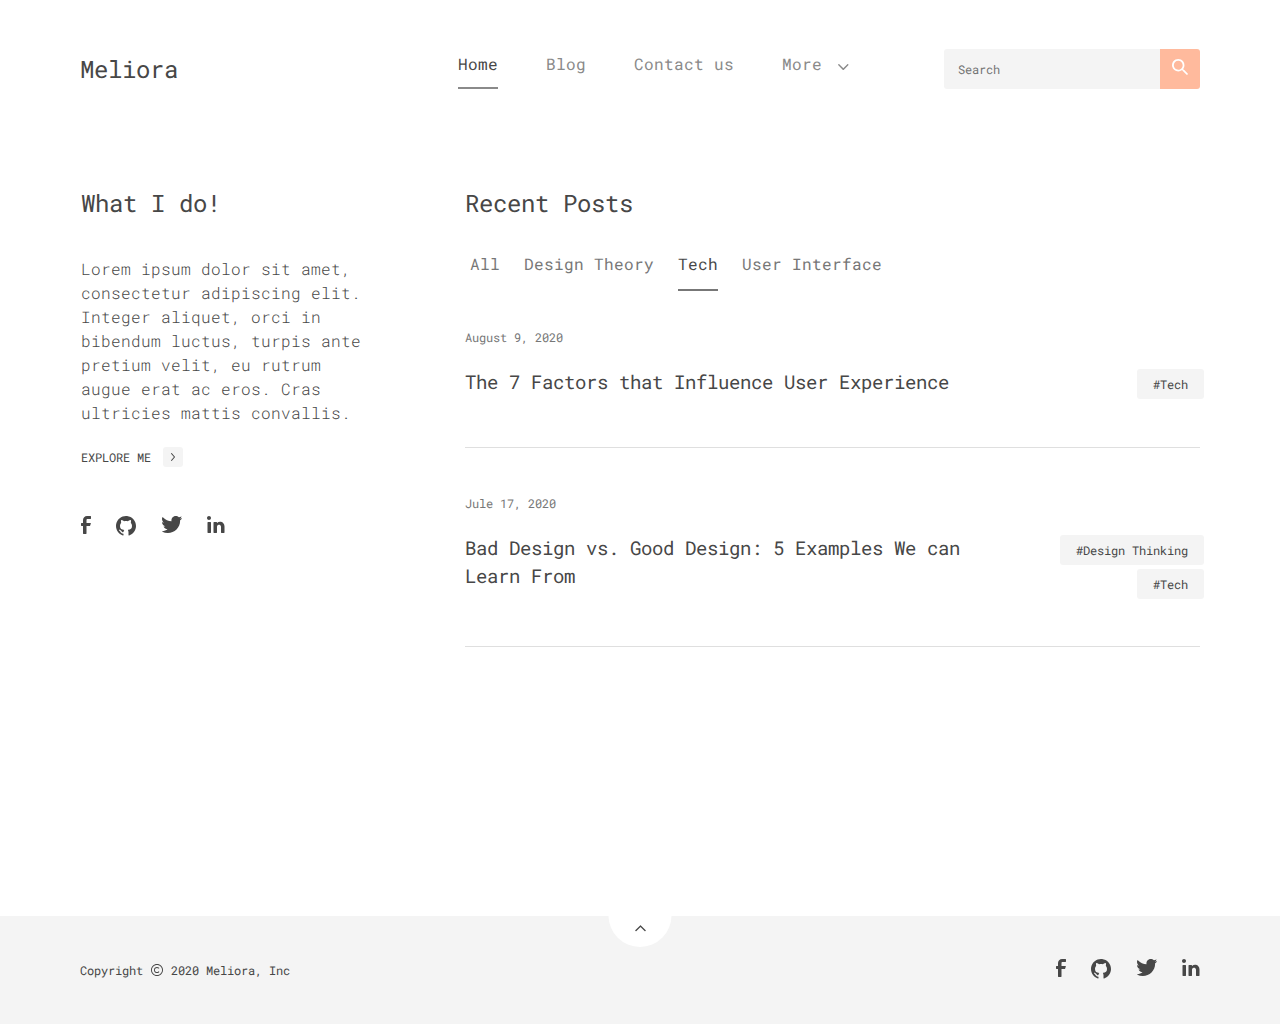
<file: tech.html>
<!DOCTYPE html>
<html lang="en">
<head>
	<title>Tech – Meliora</title>
	<link rel="stylesheet" href="../css/style.css"/>
	<link rel="shortcut icon" href="../favicon.ico"/>
	<meta http-equiv="content-type" content="text/HTML; charset=UTF-8"/>
	<meta name="viewport" content="width=device-width"/>
</head>
<body>
	<div class="wrapper">
		<header class="header" id="header top">
			<div class="container">
				<div class="header__row">
					<div class="header__logo">Meliora</div>
					<div class="header__navigation primary-navigation">
						<div class="primary-navigation__icon icon-menu">
							<span></span>
							<span></span>
							<span></span>
						</div>
						<div class="primary-navigation__body">
							<ul class="primary-navigtaion__list primary-menu">
								<li class="primary-menu__item item-active">
									<a href="#" class="primary-menu__link">
										<span>Home</span>
									</a>
								</li>
								<li class="primary-menu__item">
									<a href="#" class="primary-menu__link">
										<span>Blog</span>
									</a>
								</li>
								<li class="primary-menu__item">
									<a href="#" class="primary-menu__link">
										<span>Contact us</span>
									</a>
								</li>
								<li class="primary-menu__item primary-menu__item menu__item-has-child">
									<div class="primary-menu__link not-linked">
										<span>More</span>
										<span class="menu__link-icon">
											<svg width="11" height="6" viewBox="0 0 11 6" fill="none" xmlns="http://www.w3.org/2000/svg">
											<path d="M9.58583 0.0784063C9.6356 0.0282258 9.70335 1.0746e-08 9.77403 9.90319e-09C9.8447 9.06038e-09 9.91245 0.0282258 9.96223 0.0784063L10.5242 0.640348C10.5754 0.688449 10.6045 0.755607 10.6045 0.825895C10.6045 0.896183 10.5754 0.963341 10.5242 1.01144L5.65224 5.88337C5.57775 5.95796 5.47668 5.99991 5.37127 6L5.23343 6C5.12802 5.99991 5.02695 5.95796 4.95246 5.88337L0.0805311 1.01144C0.0292797 0.963341 0.000206958 0.896183 0.000206957 0.825895C0.000206956 0.755607 0.0292797 0.688449 0.0805311 0.640348L0.642473 0.0784065C0.692244 0.0282259 0.759995 1.17394e-07 0.830671 1.16552e-07C0.901348 1.15709e-07 0.969098 0.0282259 1.01887 0.0784064L5.30235 4.36189L9.58583 0.0784063Z" fill="#8a8a8a"/>
											</svg>
										</span>
									</div>
									<ul class="primary-menu__sub-menu secondary-menu">
										<li class="secondary-menu__item">
											<a href="#" class="secondary-menu__link">
												<span>Child 1</span>
											</a>
										</li>
										<li class="secondary-menu__item menu__item-has-child">
											<div class="secondary-menu__link not-linked">
												<span>Child 2</span>
												<span class="menu__link-icon">
													<svg width="8" height="5" viewBox="0 0 8 5" fill="none" xmlns="http://www.w3.org/2000/svg">
													<path d="M6.72143 0.421106C6.75305 0.387653 6.7961 0.368835 6.841 0.368835C6.88591 0.368835 6.92895 0.387653 6.96058 0.421106L7.31762 0.795734C7.35018 0.827801 7.36865 0.872573 7.36865 0.919432C7.36865 0.966291 7.35018 1.01106 7.31762 1.04313L4.22215 4.29108C4.17482 4.34081 4.11061 4.36877 4.04363 4.36884L3.95606 4.36884C3.88908 4.36877 3.82487 4.34081 3.77754 4.29108L0.682072 1.04313C0.649508 1.01106 0.631037 0.966291 0.631037 0.919432C0.631037 0.872573 0.649508 0.827801 0.682072 0.795734L1.03911 0.421106C1.07073 0.387652 1.11378 0.368835 1.15869 0.368835C1.20359 0.368835 1.24664 0.387652 1.27826 0.421106L3.99984 3.27676L6.72143 0.421106Z" fill="#8a8a8a"/>
													</svg>
												</span>
											</div>
											<ul class="secondary-menu__sub-menu tertiary-menu">
												<li class="tertiary-menu__item">
													<a href="#!" class="tertiary-menu__link">
														<span>Child 1</span>
													</a>
												</li>
												<li class="tertiary-menu__item menu__item-has-child">
													<a href="#!" class="tertiary-menu__link">
														<span>Child 2</span>
													</a>
												</li>
												<li class="tertiary-menu__item">
													<a href="#!" class="tertiary-menu__link">
														<span>Child 3</span>
													</a>
												</li>
											</ul>
										</li>
										<li class="secondary-menu__item">
											<a href="#" class="secondary-menu__link">
												<span>Child 3</span>
											</a>
										</li>
									</ul>
								</li>
							</ul>
						</div>
					</div>
					<div class="header__search search">
						<input class="search__input" placeholder="Search" type="search" name="search-content" value="">
						<button class="search__button" type="submit" name="button">
							<svg width="16" height="16" viewBox="0 0 16 16" fill="none" xmlns="http://www.w3.org/2000/svg">
							<path fill-rule="evenodd" clip-rule="evenodd" d="M12.331 11.0715L15.8859 14.6313C16.0447 14.8079 16.0368 15.0783 15.8681 15.2454L15.246 15.8684C15.1626 15.9526 15.049 16 14.9305 16C14.812 16 14.6985 15.9526 14.615 15.8684L11.0601 12.3085C10.9618 12.21 10.8726 12.1028 10.7935 11.9881L10.127 11.0982C9.02413 11.9801 7.6546 12.4602 6.24327 12.4598C3.33502 12.4699 0.807867 10.461 0.157951 7.62231C-0.491966 4.78365 0.90881 1.87288 3.53098 0.613257C6.15315 -0.646363 9.29689 0.0813446 11.101 2.36555C12.9052 4.64977 12.8882 7.88086 11.0601 10.1459L11.9489 10.76C12.0877 10.849 12.2159 10.9535 12.331 11.0715ZM1.79968 6.23008C1.79968 8.68763 3.78915 10.6799 6.24329 10.6799C7.42181 10.6799 8.55206 10.2111 9.3854 9.37656C10.2187 8.54206 10.6869 7.41024 10.6869 6.23008C10.6869 3.77252 8.69743 1.78027 6.24329 1.78027C3.78915 1.78027 1.79968 3.77252 1.79968 6.23008Z" fill="white"/>
							</svg>
					</button>
					</div>
				</div>
			</div>
		</header>
		<main class="main">
			<div class="container">
				<div class="main__row">
					<div class="main__column sidebar-about">
					    <div class="sidebar-about__body">
					        <h2 class="sidebar-about__title">
					            What I do!
					        </h2>
					        <div class="sidebar-about__text">
					            Lorem ipsum dolor sit amet, consectetur adipiscing elit. Integer aliquet, orci in bibendum luctus, turpis ante pretium velit, eu rutrum augue erat ac eros. Cras ultricies mattis convallis.
					        </div>
					        <div class="sidebar-about__btn">
					            <a href="" class="sidebar-about__link">
					                <span>Explore Me</span>
					                <span class="link__span-has-icon">
					                    <svg width="4" height="8" viewBox="0 0 4 8" fill="none" xmlns="http://www.w3.org/2000/svg">
					                    <path d="M0.0522708 0.768491C0.0188171 0.730943 -1.2282e-07 0.679832 -1.13187e-07 0.626512C-1.03554e-07 0.573193 0.0188171 0.522082 0.0522708 0.484534L0.426899 0.0605983C0.458966 0.0219333 0.503738 8.52407e-08 0.550597 9.317e-08C0.597456 1.01099e-07 0.642227 0.0219333 0.674295 0.0605984L3.92225 3.73604C3.97197 3.79224 3.99994 3.86848 4 3.94801L4 4.05199C3.99994 4.13152 3.97197 4.20776 3.92225 4.26396L0.674293 7.9394C0.642226 7.97807 0.597454 8 0.550595 8C0.503736 8 0.458965 7.97807 0.426897 7.9394L0.0522696 7.51547C0.0188159 7.47792 -1.34174e-06 7.42681 -1.33211e-06 7.37349C-1.32248e-06 7.32017 0.0188159 7.26906 0.0522696 7.23151L2.90793 4L0.0522708 0.768491Z" fill="#474747"/>
					                    </svg>
					                </span>
					            </a>
					        </div>
					        <div class="sidebar-about__socials socials">
								<ul class="socials__list">
								   <li class="socials__item">
									   <a href="https://facebook.com/" target="_blank">
										   <svg width="10" height="18" viewBox="0 0 10 18" fill="none" xmlns="http://www.w3.org/2000/svg">
										   <path d="M9.5 3H6.5C5.94772 3 5.5 3.44772 5.5 4V7H9.5C9.61374 6.99748 9.7216 7.05039 9.78923 7.14188C9.85685 7.23336 9.87578 7.35201 9.84 7.46L9.1 9.66C9.03181 9.86192 8.84312 9.99842 8.63 10H5.5V17.5C5.5 17.7761 5.27614 18 5 18H2.5C2.22386 18 2 17.7761 2 17.5V10H0.5C0.223858 10 0 9.77614 0 9.5V7.5C0 7.22386 0.223858 7 0.5 7H2V4C2 1.79086 3.79086 0 6 0H9.5C9.77614 0 10 0.223858 10 0.5V2.5C10 2.77614 9.77614 3 9.5 3Z" fill="#474747"/>
										   </svg>
									   </a>
								   </li>
								   <li class="socials__item">
									   <a href="https://github.com" target="_blank">
										   <svg width="21" height="20" viewBox="0 0 21 20" fill="none" xmlns="http://www.w3.org/2000/svg">
										   <path d="M20.0015 10.0082C19.9982 14.3106 17.2434 18.1287 13.1615 19.4882C13.0087 19.5353 12.8427 19.5095 12.7115 19.4182C12.5802 19.3227 12.5022 19.1705 12.5015 19.0082V16.3382C12.5231 15.6191 12.3504 14.9074 12.0015 14.2782C11.9487 14.1959 11.9487 14.0905 12.0015 14.0082C12.042 13.9323 12.1163 13.8804 12.2015 13.8682C14.6415 13.6182 16.0015 12.6482 16.0015 10.0082C16.0603 8.77557 15.633 7.56907 14.8115 6.64821C14.9313 6.25922 14.9953 5.85519 15.0015 5.44821C14.9972 5.08333 14.9468 4.72045 14.8515 4.36821C14.7886 4.13333 14.563 3.98009 14.3215 4.00821C13.4052 4.13826 12.5523 4.55073 11.8815 5.18821C10.6396 4.94827 9.36332 4.94827 8.12147 5.18821C7.45062 4.55073 6.59772 4.13826 5.68147 4.00821C5.43996 3.98009 5.21435 4.13333 5.15147 4.36821C5.05616 4.72045 5.00576 5.08333 5.00147 5.44821C5.00769 5.85519 5.07166 6.25922 5.19147 6.64821C4.36995 7.56907 3.94265 8.77557 4.00147 10.0082C4.00147 12.7882 5.51147 13.7182 8.28147 13.9482C7.93762 14.3988 7.70158 14.9222 7.59147 15.4782C7.59147 15.4782 7.59147 15.5482 7.59147 15.5982C7.58666 15.6448 7.58666 15.6917 7.59147 15.7382C7.54986 16.0526 7.2672 16.2778 6.95147 16.2482C6.80093 16.2411 6.65393 16.2001 6.52147 16.1282C5.97668 15.7964 5.49575 15.3697 5.10147 14.8682C4.85026 14.5834 4.58317 14.3129 4.30147 14.0582C4.12248 13.9033 3.92416 13.7722 3.71147 13.6682C3.56243 13.5845 3.38052 13.5845 3.23147 13.6682C3.08839 13.76 3.00176 13.9182 3.00147 14.0882V14.1482C3.00176 14.3182 3.08839 14.4764 3.23147 14.5682C3.59044 14.8687 3.90077 15.2229 4.15147 15.6182C4.57485 16.2816 5.11331 16.8641 5.74147 17.3382C6.15535 17.6157 6.64321 17.762 7.14147 17.7582H7.50147V19.0082C7.5007 19.1705 7.42272 19.3227 7.29147 19.4182C7.16021 19.5095 6.99426 19.5353 6.84147 19.4882C1.99352 17.8735 -0.857286 12.8637 0.230845 7.87112C1.31897 2.87854 5.99597 -0.490604 11.0762 0.0585358C16.1563 0.607676 20.0054 4.89843 20.0015 10.0082Z" fill="#474747"/>
										   </svg>
									   </a>
								   </li>
								   <li class="socials__item">
									   <a href="https://twitter.com" target="_blank">
										   <svg width="20" height="17" viewBox="0 0 20 17" fill="none" xmlns="http://www.w3.org/2000/svg">
										   <path d="M19.9698 2.46378C19.4537 3.15213 18.83 3.75258 18.1226 4.24195C18.1226 4.42177 18.1226 4.60158 18.1226 4.79139C18.1282 8.0568 16.8239 11.1879 14.5019 13.4828C12.18 15.7777 9.03469 17.0443 5.77114 16.9988C3.8844 17.0051 2.02183 16.5743 0.329325 15.7401C0.238065 15.7003 0.179203 15.61 0.17955 15.5103V15.4005C0.17955 15.257 0.295781 15.1407 0.43916 15.1407C2.29377 15.0796 4.08222 14.4366 5.55147 13.3026C3.87279 13.2688 2.3624 12.2744 1.66731 10.7453C1.6322 10.6617 1.64313 10.5659 1.69616 10.4925C1.74918 10.419 1.83663 10.3785 1.92692 10.3856C2.43711 10.4369 2.9524 10.3894 3.44464 10.2458C1.59151 9.86109 0.199097 8.32265 -0.000179413 6.43969C-0.00726198 6.34936 0.0332177 6.26187 0.106636 6.20882C0.180054 6.15577 0.275798 6.14483 0.35928 6.17996C0.856578 6.39939 1.39341 6.51496 1.93691 6.51961C0.31313 5.45384 -0.388234 3.42672 0.229475 1.58469C0.293237 1.4057 0.446425 1.27347 0.632746 1.2366C0.819067 1.19972 1.01104 1.26365 1.13811 1.40487C3.32929 3.73695 6.34002 5.12662 9.53547 5.28088C9.45362 4.95427 9.41336 4.61862 9.41565 4.28191C9.44554 2.51636 10.538 0.943567 12.1815 0.299861C13.825 -0.343846 15.6943 0.0689272 16.9144 1.34494C17.746 1.18651 18.55 0.907164 19.3008 0.515789C19.3558 0.481454 19.4255 0.481454 19.4805 0.515789C19.5148 0.57081 19.5148 0.640583 19.4805 0.695604C19.1169 1.52835 18.5025 2.2268 17.7232 2.69355C18.4056 2.6144 19.0761 2.45341 19.7201 2.21404C19.7744 2.17713 19.8456 2.17713 19.8999 2.21404C19.9453 2.23482 19.9793 2.27457 19.9927 2.32269C20.0062 2.37081 19.9978 2.42242 19.9698 2.46378Z" fill="#474747"/>
										   </svg>
									   </a>
								   </li>
								   <li class="socials__item">
									   <a href="https://linkedin.com" target="_blank">
										   <svg width="18" height="17" viewBox="0 0 18 17" fill="none" xmlns="http://www.w3.org/2000/svg">
										   <path fill-rule="evenodd" clip-rule="evenodd" d="M0 2C0 0.895431 0.89543 0 2 0C2.53043 0 3.03914 0.210713 3.41421 0.585787C3.78929 0.960859 4 1.46957 4 2C4 3.10457 3.10457 4 2 4C0.89543 4 0 3.10457 0 2ZM17.5 10.41C17.5345 8.24489 16.0574 6.34762 13.95 5.84999C12.5377 5.5459 11.0657 5.94466 10 6.91999V6.49999C10 6.22385 9.77614 5.99999 9.5 5.99999H7C6.72386 5.99999 6.5 6.22385 6.5 6.49999V16.5C6.5 16.7761 6.72386 17 7 17H9.5C9.77614 17 10 16.7761 10 16.5V10.86C9.97531 9.85571 10.6753 8.97867 11.66 8.77999C12.2464 8.67878 12.8473 8.8439 13.2997 9.2305C13.752 9.6171 14.0087 10.185 14 10.78V16.5C14 16.7761 14.2239 17 14.5 17H17C17.2761 17 17.5 16.7761 17.5 16.5V10.41ZM4 6.5V16.5C4 16.7761 3.77614 17 3.5 17H1C0.723858 17 0.5 16.7761 0.5 16.5V6.5C0.5 6.22386 0.723858 6 1 6H3.5C3.77614 6 4 6.22386 4 6.5Z" fill="#474747"/>
										   </svg>
									   </a>
								   </li>
							   </ul>
								</div>
							</div>
						</div>
						<div class="main__column recent-posts">
							<div class="recent-posts__header">
								<div class="recent-posts__title">
									<h2>Recent Posts</h2>
								</div>
								<div class="recent-posts__navigation rp-navigation">
									<div class="rp-navigation__body">
										<ul class="rp-navigation__list ">
											<li class="rp-navigation__item ">
												<a href="../index.html" class="rp-navigation__link">
													<span>All</span>
												</a>
											</li>
											<li class="rp-navigation__item">
												<a href="design-theory.html" class="rp-navigation__link">
													<span>Design Theory</span>
												</a>
											</li>
											<li class="rp-navigation__item active">
												<a href="tech.html" class="rp-navigation__link">
													<span>Tech</span>
												</a>
											</li>
											<li class="rp-navigation__item">
												<a href="user-interface.html" class="rp-navigation__link">
													<span>User Interface</span>
												</a>
											</li>
										</ul>
									</div>
								</div>
							</div>
							<div class="recent-posts__content">
								<article class="recent-posts__post post">
									<div class="post__date">
										<time>August 9, 2020</time>
									</div>
									<div class="post__title-n-tags">
										<h3 class="post__title">
											<a href="#">
												The 7 Factors that Influence User Experience
											</a>
										</h3>
										<div class="post__tags tags">
											<ul class="tags__list">
												<li class="tags__item">
													<a href="#" class="tags__link">
														<span>Tech</span>
													</a>
												</li>
											</ul>
										</div>
									</div>
								</article>
								<article class="recent-posts__post post">
									<div class="post__date">
										<time>Jule 17, 2020</time>
									</div>
									<div class="post__title-n-tags">
										<h3 class="post__title">
											<a href="#">
												Bad Design vs. Good Design: 5 Examples We can Learn From
											</a>
										</h3>
										<div class="post__tags tags">
											<ul class="tags__list">
												<li class="tags__item">
													<a href="#" class="tags__link">
														<span>Design Thinking</span>
													</a>
												</li>
												<li class="tags__item">
													<a href="#" class="tags__link">
														<span>Tech</span>
													</a>
												</li>
											</ul>
										</div>
									</div>
								</article>
							</div>
						</div>
					</div>
				</div>
			</div>
			</main>
		<footer class="footer">
		    <div class="container">
		        <div class="footer__row">
		            <div class="footer__copyright">
		                <span class="copyright">Copyright <img src="../images/footer/copyright-icon.svg" alt=""></span>
		                <span>2020 Meliora, Inc</span>
		            </div>
		            <div class="footer__back-2-header back-2-header">
		                <a href="#top" class="back-2-header__link">
		                    <svg width="12" height="7" viewBox="0 0 12 7" fill="none" xmlns="http://www.w3.org/2000/svg">
		                    <path d="M1.7169 6.22372C1.66713 6.2739 1.59938 6.30212 1.52871 6.30212C1.45803 6.30212 1.39028 6.2739 1.34051 6.22372L0.778567 5.66178C0.727315 5.61368 0.698242 5.54652 0.698242 5.47623C0.698242 5.40594 0.727315 5.33878 0.778567 5.29068L5.6505 0.418753C5.72499 0.344167 5.82605 0.302217 5.93147 0.302124L6.0693 0.302124C6.17472 0.302217 6.27578 0.344167 6.35027 0.418753L11.2222 5.29068C11.2735 5.33878 11.3025 5.40594 11.3025 5.47623C11.3025 5.54652 11.2735 5.61367 11.2222 5.66178L10.6603 6.22372C10.6105 6.2739 10.5427 6.30212 10.4721 6.30212C10.4014 6.30212 10.3336 6.2739 10.2839 6.22372L6.00038 1.94024L1.7169 6.22372Z" fill="#474747"/>
		                    </svg>

		                </a>
		            </div>
		            <div class="footer__socials socials">
						<ul class="socials__list">
						   <li class="socials__item">
							   <a href="https://facebook.com/" target="_blank">
								   <svg width="10" height="18" viewBox="0 0 10 18" fill="none" xmlns="http://www.w3.org/2000/svg">
								   <path d="M9.5 3H6.5C5.94772 3 5.5 3.44772 5.5 4V7H9.5C9.61374 6.99748 9.7216 7.05039 9.78923 7.14188C9.85685 7.23336 9.87578 7.35201 9.84 7.46L9.1 9.66C9.03181 9.86192 8.84312 9.99842 8.63 10H5.5V17.5C5.5 17.7761 5.27614 18 5 18H2.5C2.22386 18 2 17.7761 2 17.5V10H0.5C0.223858 10 0 9.77614 0 9.5V7.5C0 7.22386 0.223858 7 0.5 7H2V4C2 1.79086 3.79086 0 6 0H9.5C9.77614 0 10 0.223858 10 0.5V2.5C10 2.77614 9.77614 3 9.5 3Z" fill="#474747"/>
								   </svg>
							   </a>
						   </li>
						   <li class="socials__item">
							   <a href="https://github.com" target="_blank">
								   <svg width="21" height="20" viewBox="0 0 21 20" fill="none" xmlns="http://www.w3.org/2000/svg">
								   <path d="M20.0015 10.0082C19.9982 14.3106 17.2434 18.1287 13.1615 19.4882C13.0087 19.5353 12.8427 19.5095 12.7115 19.4182C12.5802 19.3227 12.5022 19.1705 12.5015 19.0082V16.3382C12.5231 15.6191 12.3504 14.9074 12.0015 14.2782C11.9487 14.1959 11.9487 14.0905 12.0015 14.0082C12.042 13.9323 12.1163 13.8804 12.2015 13.8682C14.6415 13.6182 16.0015 12.6482 16.0015 10.0082C16.0603 8.77557 15.633 7.56907 14.8115 6.64821C14.9313 6.25922 14.9953 5.85519 15.0015 5.44821C14.9972 5.08333 14.9468 4.72045 14.8515 4.36821C14.7886 4.13333 14.563 3.98009 14.3215 4.00821C13.4052 4.13826 12.5523 4.55073 11.8815 5.18821C10.6396 4.94827 9.36332 4.94827 8.12147 5.18821C7.45062 4.55073 6.59772 4.13826 5.68147 4.00821C5.43996 3.98009 5.21435 4.13333 5.15147 4.36821C5.05616 4.72045 5.00576 5.08333 5.00147 5.44821C5.00769 5.85519 5.07166 6.25922 5.19147 6.64821C4.36995 7.56907 3.94265 8.77557 4.00147 10.0082C4.00147 12.7882 5.51147 13.7182 8.28147 13.9482C7.93762 14.3988 7.70158 14.9222 7.59147 15.4782C7.59147 15.4782 7.59147 15.5482 7.59147 15.5982C7.58666 15.6448 7.58666 15.6917 7.59147 15.7382C7.54986 16.0526 7.2672 16.2778 6.95147 16.2482C6.80093 16.2411 6.65393 16.2001 6.52147 16.1282C5.97668 15.7964 5.49575 15.3697 5.10147 14.8682C4.85026 14.5834 4.58317 14.3129 4.30147 14.0582C4.12248 13.9033 3.92416 13.7722 3.71147 13.6682C3.56243 13.5845 3.38052 13.5845 3.23147 13.6682C3.08839 13.76 3.00176 13.9182 3.00147 14.0882V14.1482C3.00176 14.3182 3.08839 14.4764 3.23147 14.5682C3.59044 14.8687 3.90077 15.2229 4.15147 15.6182C4.57485 16.2816 5.11331 16.8641 5.74147 17.3382C6.15535 17.6157 6.64321 17.762 7.14147 17.7582H7.50147V19.0082C7.5007 19.1705 7.42272 19.3227 7.29147 19.4182C7.16021 19.5095 6.99426 19.5353 6.84147 19.4882C1.99352 17.8735 -0.857286 12.8637 0.230845 7.87112C1.31897 2.87854 5.99597 -0.490604 11.0762 0.0585358C16.1563 0.607676 20.0054 4.89843 20.0015 10.0082Z" fill="#474747"/>
								   </svg>
							   </a>
						   </li>
						   <li class="socials__item">
							   <a href="https://twitter.com" target="_blank">
								   <svg width="20" height="17" viewBox="0 0 20 17" fill="none" xmlns="http://www.w3.org/2000/svg">
								   <path d="M19.9698 2.46378C19.4537 3.15213 18.83 3.75258 18.1226 4.24195C18.1226 4.42177 18.1226 4.60158 18.1226 4.79139C18.1282 8.0568 16.8239 11.1879 14.5019 13.4828C12.18 15.7777 9.03469 17.0443 5.77114 16.9988C3.8844 17.0051 2.02183 16.5743 0.329325 15.7401C0.238065 15.7003 0.179203 15.61 0.17955 15.5103V15.4005C0.17955 15.257 0.295781 15.1407 0.43916 15.1407C2.29377 15.0796 4.08222 14.4366 5.55147 13.3026C3.87279 13.2688 2.3624 12.2744 1.66731 10.7453C1.6322 10.6617 1.64313 10.5659 1.69616 10.4925C1.74918 10.419 1.83663 10.3785 1.92692 10.3856C2.43711 10.4369 2.9524 10.3894 3.44464 10.2458C1.59151 9.86109 0.199097 8.32265 -0.000179413 6.43969C-0.00726198 6.34936 0.0332177 6.26187 0.106636 6.20882C0.180054 6.15577 0.275798 6.14483 0.35928 6.17996C0.856578 6.39939 1.39341 6.51496 1.93691 6.51961C0.31313 5.45384 -0.388234 3.42672 0.229475 1.58469C0.293237 1.4057 0.446425 1.27347 0.632746 1.2366C0.819067 1.19972 1.01104 1.26365 1.13811 1.40487C3.32929 3.73695 6.34002 5.12662 9.53547 5.28088C9.45362 4.95427 9.41336 4.61862 9.41565 4.28191C9.44554 2.51636 10.538 0.943567 12.1815 0.299861C13.825 -0.343846 15.6943 0.0689272 16.9144 1.34494C17.746 1.18651 18.55 0.907164 19.3008 0.515789C19.3558 0.481454 19.4255 0.481454 19.4805 0.515789C19.5148 0.57081 19.5148 0.640583 19.4805 0.695604C19.1169 1.52835 18.5025 2.2268 17.7232 2.69355C18.4056 2.6144 19.0761 2.45341 19.7201 2.21404C19.7744 2.17713 19.8456 2.17713 19.8999 2.21404C19.9453 2.23482 19.9793 2.27457 19.9927 2.32269C20.0062 2.37081 19.9978 2.42242 19.9698 2.46378Z" fill="#474747"/>
								   </svg>
							   </a>
						   </li>
						   <li class="socials__item">
							   <a href="https://linkedin.com" target="_blank">
								   <svg width="18" height="17" viewBox="0 0 18 17" fill="none" xmlns="http://www.w3.org/2000/svg">
								   <path fill-rule="evenodd" clip-rule="evenodd" d="M0 2C0 0.895431 0.89543 0 2 0C2.53043 0 3.03914 0.210713 3.41421 0.585787C3.78929 0.960859 4 1.46957 4 2C4 3.10457 3.10457 4 2 4C0.89543 4 0 3.10457 0 2ZM17.5 10.41C17.5345 8.24489 16.0574 6.34762 13.95 5.84999C12.5377 5.5459 11.0657 5.94466 10 6.91999V6.49999C10 6.22385 9.77614 5.99999 9.5 5.99999H7C6.72386 5.99999 6.5 6.22385 6.5 6.49999V16.5C6.5 16.7761 6.72386 17 7 17H9.5C9.77614 17 10 16.7761 10 16.5V10.86C9.97531 9.85571 10.6753 8.97867 11.66 8.77999C12.2464 8.67878 12.8473 8.8439 13.2997 9.2305C13.752 9.6171 14.0087 10.185 14 10.78V16.5C14 16.7761 14.2239 17 14.5 17H17C17.2761 17 17.5 16.7761 17.5 16.5V10.41ZM4 6.5V16.5C4 16.7761 3.77614 17 3.5 17H1C0.723858 17 0.5 16.7761 0.5 16.5V6.5C0.5 6.22386 0.723858 6 1 6H3.5C3.77614 6 4 6.22386 4 6.5Z" fill="#474747"/>
								   </svg>
							   </a>
						   </li>
					   </ul>
		            </div>
		        </div>
		    </div>
		</footer>
	</div>
	<script src="../js/jquery.js"></script>
	<script src="../js/script.js"></script>
</body>
</html>
</file>
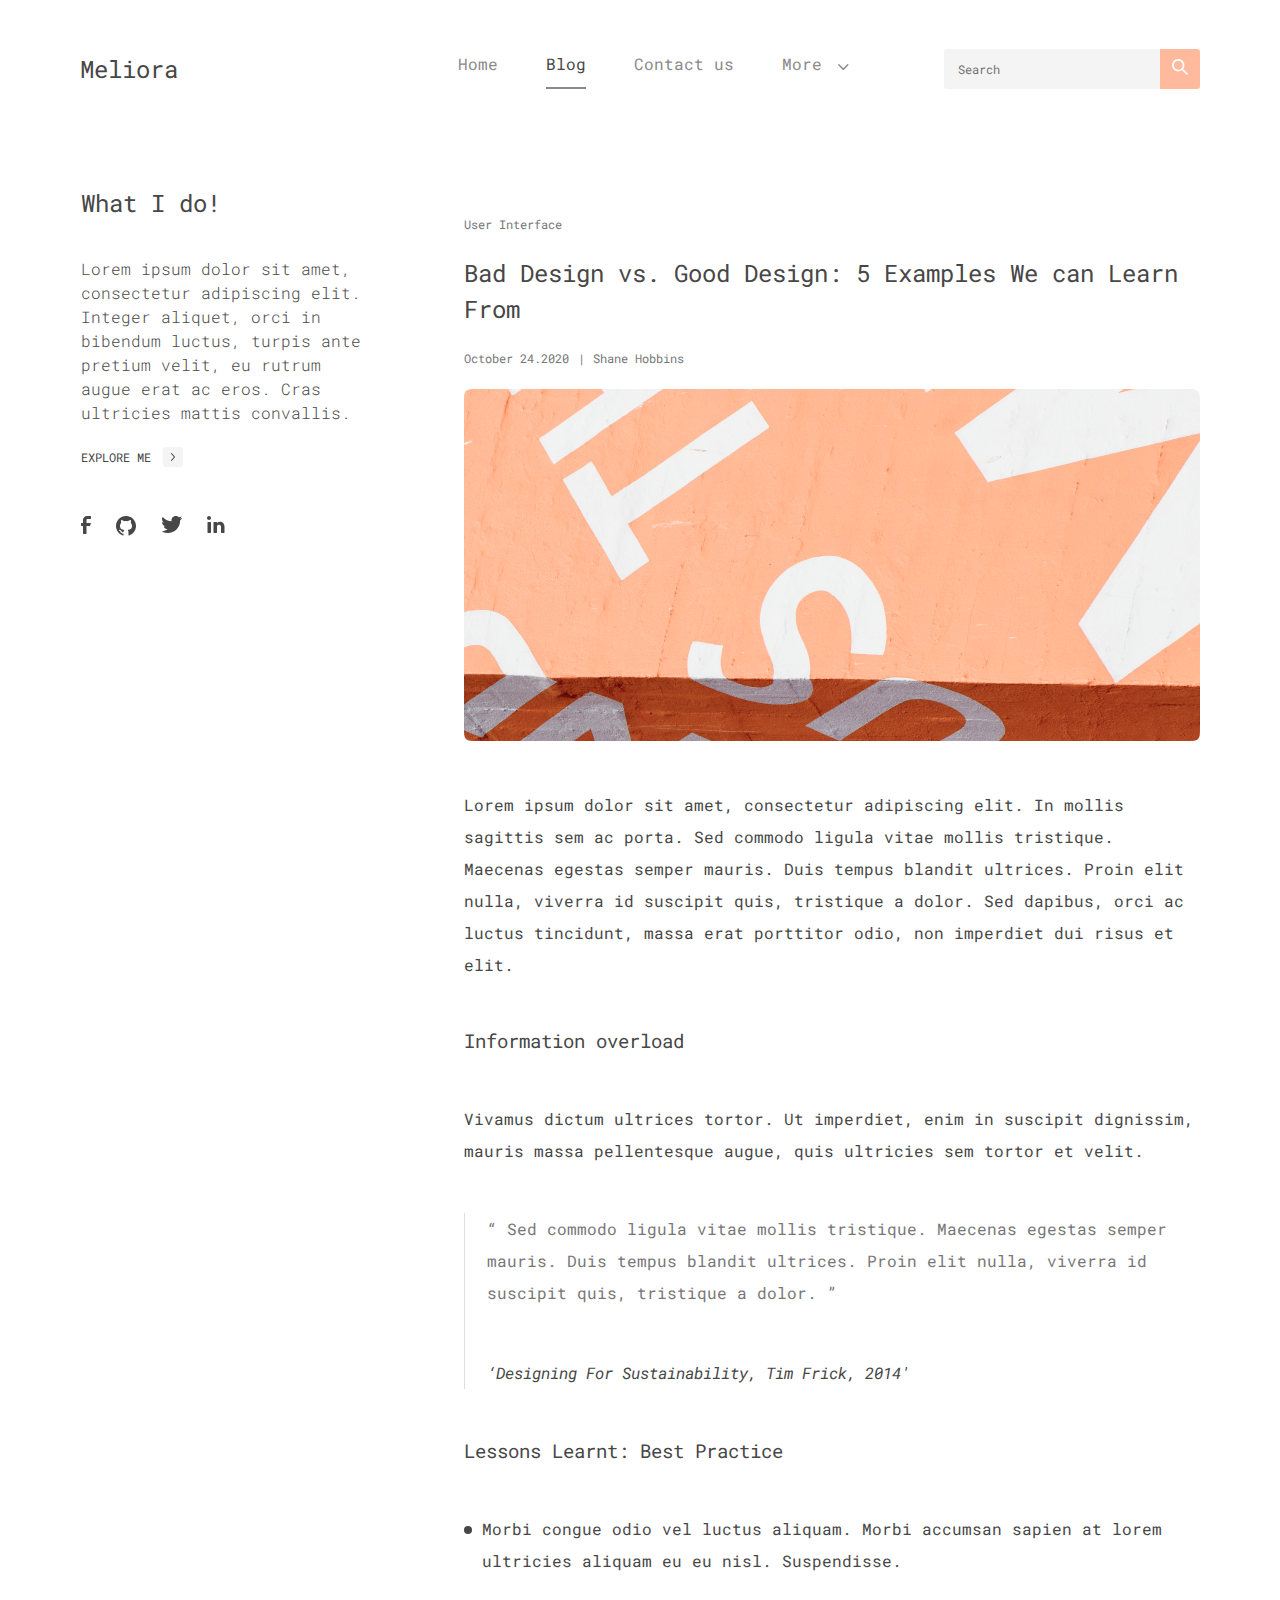
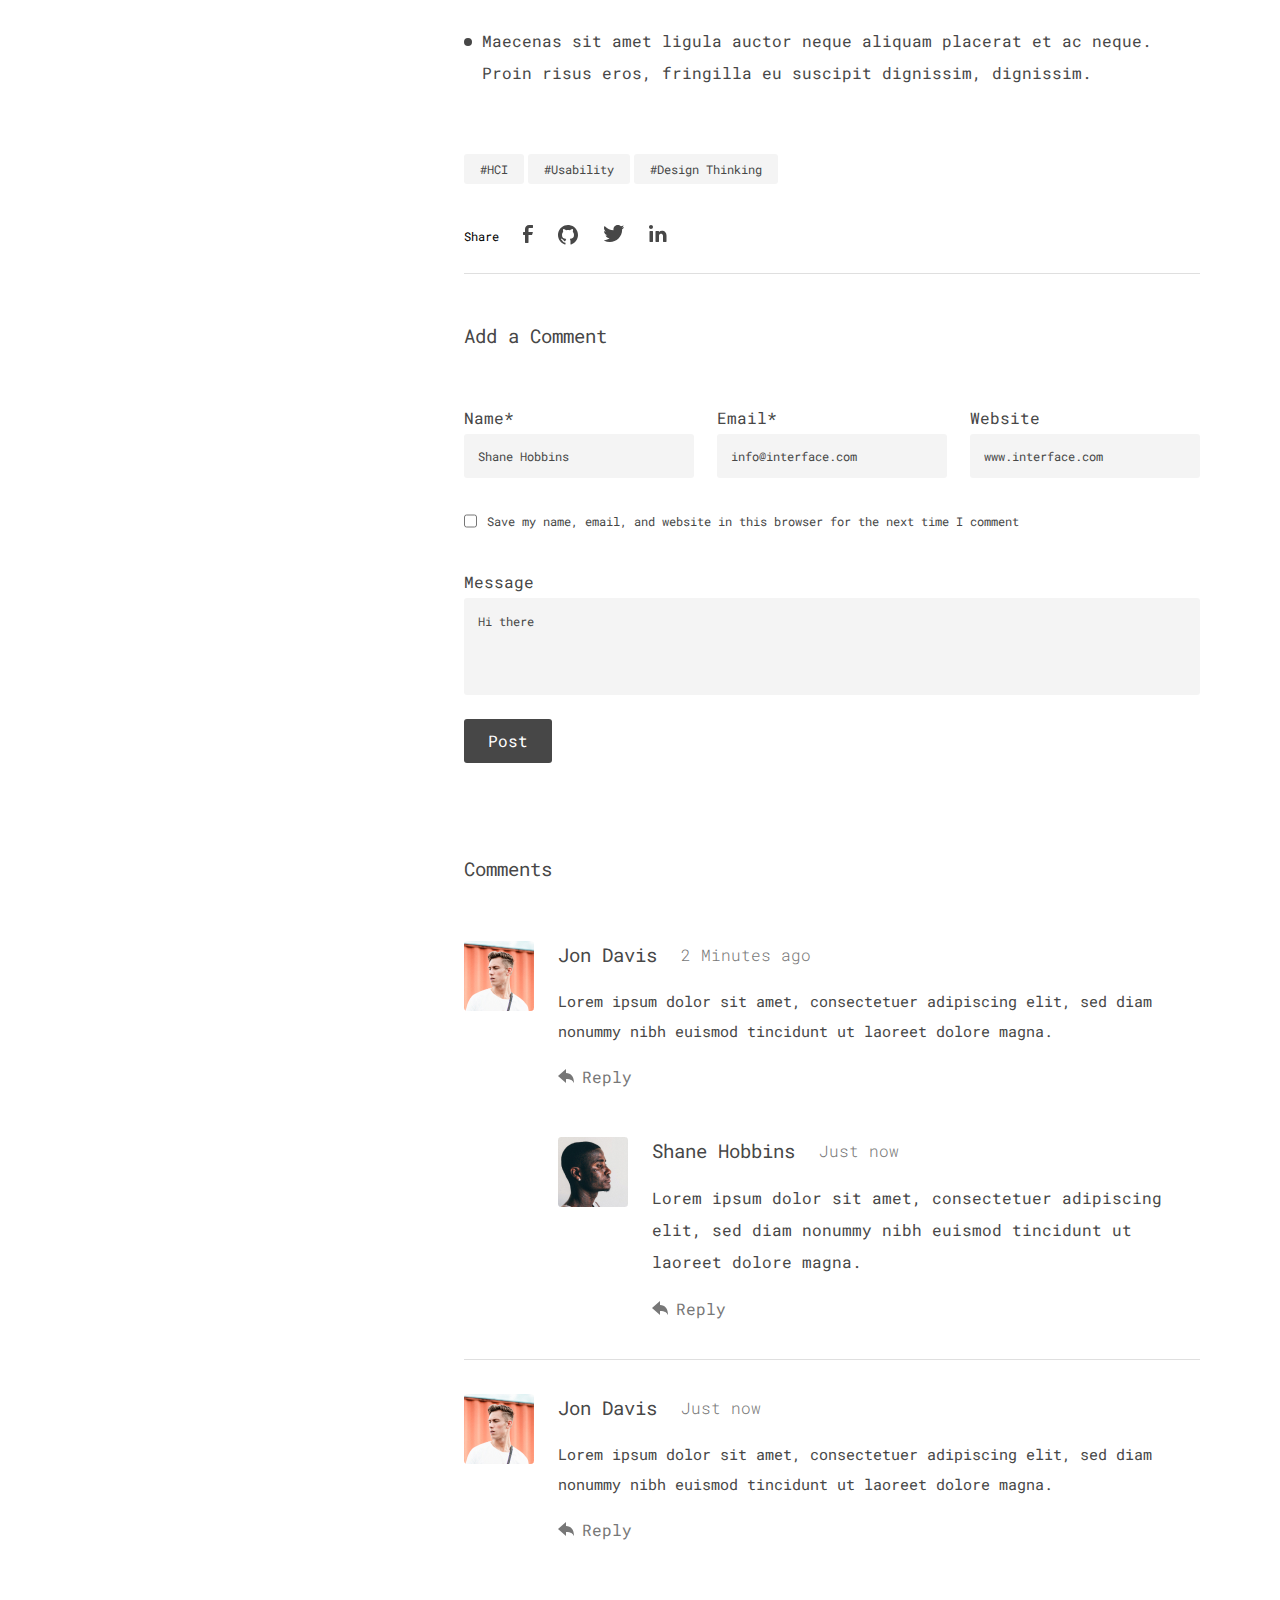
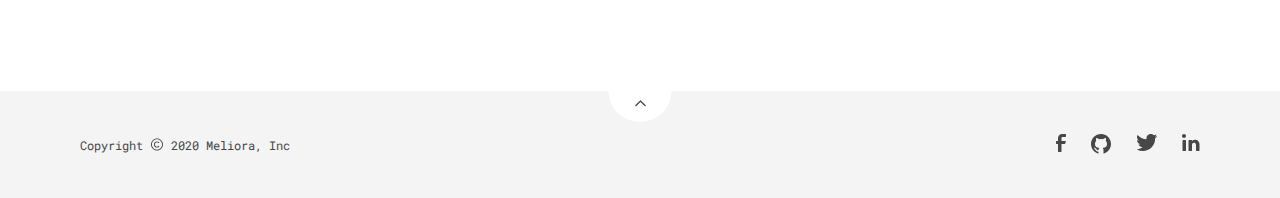
<file: articles/article_1.html>
<!DOCTYPE html>
<html lang="en">
<head>
	<title>Bad Design vs. Good Design: 5 Examples We can Learn From – Meliora</title>
	<link rel="stylesheet" href="../css/blog.css"/>
	<link rel="shortcut icon" href="../favicon.ico"/>
	<meta http-equiv="content-type" content="text/HTML; charset=UTF-8"/>
	<meta name="viewport" content="width=device-width"/>
</head>
<body>
	<div class="wrapper">
		<header class="header" id="top">
            <div class="container">
                <div class="header__row">
                    <div class="header__logo"><a href="../index.html">Meliora</a></div>
                    <div class="header__navigation primary-navigation">
                        <div class="primary-navigation__icon icon-menu">
                            <span></span>
                            <span></span>
                            <span></span>
                        </div>
                        <div class="primary-navigation__body">
                            <ul class="primary-navigtaion__list primary-menu">
                                <li class="primary-menu__item">
                                    <a href="../index.html" class="primary-menu__link">
                                        <span>Home</span>
                                    </a>
                                </li>
                                <li class="primary-menu__item item-active">
                                    <a href="#" class="primary-menu__link">
                                        <span>Blog</span>
                                    </a>
                                </li>
                                <li class="primary-menu__item">
                                    <a href="#" class="primary-menu__link">
                                        <span>Contact us</span>
                                    </a>
                                </li>
                                <li class="primary-menu__item primary-menu__item menu__item-has-child">
                                    <div class="primary-menu__link not-linked">
                                        <span>More</span>
                                        <span class="menu__link-icon">
                                            <svg width="11" height="6" viewBox="0 0 11 6" fill="none" xmlns="http://www.w3.org/2000/svg">
                                            <path d="M9.58583 0.0784063C9.6356 0.0282258 9.70335 1.0746e-08 9.77403 9.90319e-09C9.8447 9.06038e-09 9.91245 0.0282258 9.96223 0.0784063L10.5242 0.640348C10.5754 0.688449 10.6045 0.755607 10.6045 0.825895C10.6045 0.896183 10.5754 0.963341 10.5242 1.01144L5.65224 5.88337C5.57775 5.95796 5.47668 5.99991 5.37127 6L5.23343 6C5.12802 5.99991 5.02695 5.95796 4.95246 5.88337L0.0805311 1.01144C0.0292797 0.963341 0.000206958 0.896183 0.000206957 0.825895C0.000206956 0.755607 0.0292797 0.688449 0.0805311 0.640348L0.642473 0.0784065C0.692244 0.0282259 0.759995 1.17394e-07 0.830671 1.16552e-07C0.901348 1.15709e-07 0.969098 0.0282259 1.01887 0.0784064L5.30235 4.36189L9.58583 0.0784063Z" fill="#8a8a8a"/>
                                            </svg>
                                        </span>
                                    </div>
                                    <ul class="primary-menu__sub-menu secondary-menu">
                                        <li class="secondary-menu__item">
                                            <a href="#" class="secondary-menu__link">
                                                <span>Child 1</span>
                                            </a>
                                        </li>
                                        <li class="secondary-menu__item menu__item-has-child">
                                            <div class="secondary-menu__link not-linked">
                                                <span>Child 2</span>
                                                <span class="menu__link-icon">
                                                    <svg width="8" height="5" viewBox="0 0 8 5" fill="none" xmlns="http://www.w3.org/2000/svg">
                                                    <path d="M6.72143 0.421106C6.75305 0.387653 6.7961 0.368835 6.841 0.368835C6.88591 0.368835 6.92895 0.387653 6.96058 0.421106L7.31762 0.795734C7.35018 0.827801 7.36865 0.872573 7.36865 0.919432C7.36865 0.966291 7.35018 1.01106 7.31762 1.04313L4.22215 4.29108C4.17482 4.34081 4.11061 4.36877 4.04363 4.36884L3.95606 4.36884C3.88908 4.36877 3.82487 4.34081 3.77754 4.29108L0.682072 1.04313C0.649508 1.01106 0.631037 0.966291 0.631037 0.919432C0.631037 0.872573 0.649508 0.827801 0.682072 0.795734L1.03911 0.421106C1.07073 0.387652 1.11378 0.368835 1.15869 0.368835C1.20359 0.368835 1.24664 0.387652 1.27826 0.421106L3.99984 3.27676L6.72143 0.421106Z" fill="#8a8a8a"/>
                                                    </svg>
                                                </span>
                                            </div>
                                            <ul class="secondary-menu__sub-menu tertiary-menu">
                                                <li class="tertiary-menu__item">
                                                    <a href="#!" class="tertiary-menu__link">
                                                        <span>Child 1</span>
                                                    </a>
                                                </li>
                                                <li class="tertiary-menu__item menu__item-has-child">
                                                    <a href="#!" class="tertiary-menu__link">
                                                        <span>Child 2</span>
                                                    </a>
                                                </li>
                                                <li class="tertiary-menu__item">
                                                    <a href="#!" class="tertiary-menu__link">
                                                        <span>Child 3</span>
                                                    </a>
                                                </li>
                                            </ul>
                                        </li>
                                        <li class="secondary-menu__item">
                                            <a href="#" class="secondary-menu__link">
                                                <span>Child 3</span>
                                            </a>
                                        </li>
                                    </ul>
                                </li>
                            </ul>
                        </div>
                    </div>
                    <div class="header__search search">
                        <input class="search__input" placeholder="Search" type="search" name="search-content" value="">
                        <button class="search__button" type="submit" name="button">
                            <svg width="16" height="16" viewBox="0 0 16 16" fill="none" xmlns="http://www.w3.org/2000/svg">
                            <path fill-rule="evenodd" clip-rule="evenodd" d="M12.331 11.0715L15.8859 14.6313C16.0447 14.8079 16.0368 15.0783 15.8681 15.2454L15.246 15.8684C15.1626 15.9526 15.049 16 14.9305 16C14.812 16 14.6985 15.9526 14.615 15.8684L11.0601 12.3085C10.9618 12.21 10.8726 12.1028 10.7935 11.9881L10.127 11.0982C9.02413 11.9801 7.6546 12.4602 6.24327 12.4598C3.33502 12.4699 0.807867 10.461 0.157951 7.62231C-0.491966 4.78365 0.90881 1.87288 3.53098 0.613257C6.15315 -0.646363 9.29689 0.0813446 11.101 2.36555C12.9052 4.64977 12.8882 7.88086 11.0601 10.1459L11.9489 10.76C12.0877 10.849 12.2159 10.9535 12.331 11.0715ZM1.79968 6.23008C1.79968 8.68763 3.78915 10.6799 6.24329 10.6799C7.42181 10.6799 8.55206 10.2111 9.3854 9.37656C10.2187 8.54206 10.6869 7.41024 10.6869 6.23008C10.6869 3.77252 8.69743 1.78027 6.24329 1.78027C3.78915 1.78027 1.79968 3.77252 1.79968 6.23008Z" fill="white"/>
                            </svg>
                    </button>
                    </div>
                </div>
            </div>
        </header>
		<main class="main">
			<div class="container">
				<div class="main__row">
                    <div class="main__column sidebar-about">
                        <div class="sidebar-about__body">
                            <h2 class="sidebar-about__title">
                                What I do!
                            </h2>
                            <div class="sidebar-about__text">
                                Lorem ipsum dolor sit amet, consectetur adipiscing elit. Integer aliquet, orci in bibendum luctus, turpis ante pretium velit, eu rutrum augue erat ac eros. Cras ultricies mattis convallis.
                            </div>
                            <div class="sidebar-about__btn">
                                <a href="" class="sidebar-about__link">
                                    <span>Explore Me</span>
                                    <span class="link__span-has-icon">
                                        <svg width="4" height="8" viewBox="0 0 4 8" fill="none" xmlns="http://www.w3.org/2000/svg">
                                        <path d="M0.0522708 0.768491C0.0188171 0.730943 -1.2282e-07 0.679832 -1.13187e-07 0.626512C-1.03554e-07 0.573193 0.0188171 0.522082 0.0522708 0.484534L0.426899 0.0605983C0.458966 0.0219333 0.503738 8.52407e-08 0.550597 9.317e-08C0.597456 1.01099e-07 0.642227 0.0219333 0.674295 0.0605984L3.92225 3.73604C3.97197 3.79224 3.99994 3.86848 4 3.94801L4 4.05199C3.99994 4.13152 3.97197 4.20776 3.92225 4.26396L0.674293 7.9394C0.642226 7.97807 0.597454 8 0.550595 8C0.503736 8 0.458965 7.97807 0.426897 7.9394L0.0522696 7.51547C0.0188159 7.47792 -1.34174e-06 7.42681 -1.33211e-06 7.37349C-1.32248e-06 7.32017 0.0188159 7.26906 0.0522696 7.23151L2.90793 4L0.0522708 0.768491Z" fill="#474747"/>
                                        </svg>
                                    </span>
                                </a>
                            </div>
                            <div class="sidebar-about__socials socials">
                                <ul class="socials__list">
                                    <li class="socials__item">
                                        <a href="#">
                                            <svg width="10" height="18" viewBox="0 0 10 18" fill="none" xmlns="http://www.w3.org/2000/svg">
                                            <path d="M9.5 3H6.5C5.94772 3 5.5 3.44772 5.5 4V7H9.5C9.61374 6.99748 9.7216 7.05039 9.78923 7.14188C9.85685 7.23336 9.87578 7.35201 9.84 7.46L9.1 9.66C9.03181 9.86192 8.84312 9.99842 8.63 10H5.5V17.5C5.5 17.7761 5.27614 18 5 18H2.5C2.22386 18 2 17.7761 2 17.5V10H0.5C0.223858 10 0 9.77614 0 9.5V7.5C0 7.22386 0.223858 7 0.5 7H2V4C2 1.79086 3.79086 0 6 0H9.5C9.77614 0 10 0.223858 10 0.5V2.5C10 2.77614 9.77614 3 9.5 3Z" fill="#474747"/>
                                            </svg>
                                        </a>
                                    </li>
                                    <li class="socials__item">
                                        <a href="#">
                                            <svg width="21" height="20" viewBox="0 0 21 20" fill="none" xmlns="http://www.w3.org/2000/svg">
                                            <path d="M20.0015 10.0082C19.9982 14.3106 17.2434 18.1287 13.1615 19.4882C13.0087 19.5353 12.8427 19.5095 12.7115 19.4182C12.5802 19.3227 12.5022 19.1705 12.5015 19.0082V16.3382C12.5231 15.6191 12.3504 14.9074 12.0015 14.2782C11.9487 14.1959 11.9487 14.0905 12.0015 14.0082C12.042 13.9323 12.1163 13.8804 12.2015 13.8682C14.6415 13.6182 16.0015 12.6482 16.0015 10.0082C16.0603 8.77557 15.633 7.56907 14.8115 6.64821C14.9313 6.25922 14.9953 5.85519 15.0015 5.44821C14.9972 5.08333 14.9468 4.72045 14.8515 4.36821C14.7886 4.13333 14.563 3.98009 14.3215 4.00821C13.4052 4.13826 12.5523 4.55073 11.8815 5.18821C10.6396 4.94827 9.36332 4.94827 8.12147 5.18821C7.45062 4.55073 6.59772 4.13826 5.68147 4.00821C5.43996 3.98009 5.21435 4.13333 5.15147 4.36821C5.05616 4.72045 5.00576 5.08333 5.00147 5.44821C5.00769 5.85519 5.07166 6.25922 5.19147 6.64821C4.36995 7.56907 3.94265 8.77557 4.00147 10.0082C4.00147 12.7882 5.51147 13.7182 8.28147 13.9482C7.93762 14.3988 7.70158 14.9222 7.59147 15.4782C7.59147 15.4782 7.59147 15.5482 7.59147 15.5982C7.58666 15.6448 7.58666 15.6917 7.59147 15.7382C7.54986 16.0526 7.2672 16.2778 6.95147 16.2482C6.80093 16.2411 6.65393 16.2001 6.52147 16.1282C5.97668 15.7964 5.49575 15.3697 5.10147 14.8682C4.85026 14.5834 4.58317 14.3129 4.30147 14.0582C4.12248 13.9033 3.92416 13.7722 3.71147 13.6682C3.56243 13.5845 3.38052 13.5845 3.23147 13.6682C3.08839 13.76 3.00176 13.9182 3.00147 14.0882V14.1482C3.00176 14.3182 3.08839 14.4764 3.23147 14.5682C3.59044 14.8687 3.90077 15.2229 4.15147 15.6182C4.57485 16.2816 5.11331 16.8641 5.74147 17.3382C6.15535 17.6157 6.64321 17.762 7.14147 17.7582H7.50147V19.0082C7.5007 19.1705 7.42272 19.3227 7.29147 19.4182C7.16021 19.5095 6.99426 19.5353 6.84147 19.4882C1.99352 17.8735 -0.857286 12.8637 0.230845 7.87112C1.31897 2.87854 5.99597 -0.490604 11.0762 0.0585358C16.1563 0.607676 20.0054 4.89843 20.0015 10.0082Z" fill="#474747"/>
                                            </svg>
                                        </a>
                                    </li>
                                    <li class="socials__item">
                                        <a href="#">
                                            <svg width="20" height="17" viewBox="0 0 20 17" fill="none" xmlns="http://www.w3.org/2000/svg">
                                            <path d="M19.9698 2.46378C19.4537 3.15213 18.83 3.75258 18.1226 4.24195C18.1226 4.42177 18.1226 4.60158 18.1226 4.79139C18.1282 8.0568 16.8239 11.1879 14.5019 13.4828C12.18 15.7777 9.03469 17.0443 5.77114 16.9988C3.8844 17.0051 2.02183 16.5743 0.329325 15.7401C0.238065 15.7003 0.179203 15.61 0.17955 15.5103V15.4005C0.17955 15.257 0.295781 15.1407 0.43916 15.1407C2.29377 15.0796 4.08222 14.4366 5.55147 13.3026C3.87279 13.2688 2.3624 12.2744 1.66731 10.7453C1.6322 10.6617 1.64313 10.5659 1.69616 10.4925C1.74918 10.419 1.83663 10.3785 1.92692 10.3856C2.43711 10.4369 2.9524 10.3894 3.44464 10.2458C1.59151 9.86109 0.199097 8.32265 -0.000179413 6.43969C-0.00726198 6.34936 0.0332177 6.26187 0.106636 6.20882C0.180054 6.15577 0.275798 6.14483 0.35928 6.17996C0.856578 6.39939 1.39341 6.51496 1.93691 6.51961C0.31313 5.45384 -0.388234 3.42672 0.229475 1.58469C0.293237 1.4057 0.446425 1.27347 0.632746 1.2366C0.819067 1.19972 1.01104 1.26365 1.13811 1.40487C3.32929 3.73695 6.34002 5.12662 9.53547 5.28088C9.45362 4.95427 9.41336 4.61862 9.41565 4.28191C9.44554 2.51636 10.538 0.943567 12.1815 0.299861C13.825 -0.343846 15.6943 0.0689272 16.9144 1.34494C17.746 1.18651 18.55 0.907164 19.3008 0.515789C19.3558 0.481454 19.4255 0.481454 19.4805 0.515789C19.5148 0.57081 19.5148 0.640583 19.4805 0.695604C19.1169 1.52835 18.5025 2.2268 17.7232 2.69355C18.4056 2.6144 19.0761 2.45341 19.7201 2.21404C19.7744 2.17713 19.8456 2.17713 19.8999 2.21404C19.9453 2.23482 19.9793 2.27457 19.9927 2.32269C20.0062 2.37081 19.9978 2.42242 19.9698 2.46378Z" fill="#474747"/>
                                            </svg>
                                        </a>
                                    </li>
                                    <li class="socials__item">
                                        <a href="#">
                                            <svg width="18" height="17" viewBox="0 0 18 17" fill="none" xmlns="http://www.w3.org/2000/svg">
                                            <path fill-rule="evenodd" clip-rule="evenodd" d="M0 2C0 0.895431 0.89543 0 2 0C2.53043 0 3.03914 0.210713 3.41421 0.585787C3.78929 0.960859 4 1.46957 4 2C4 3.10457 3.10457 4 2 4C0.89543 4 0 3.10457 0 2ZM17.5 10.41C17.5345 8.24489 16.0574 6.34762 13.95 5.84999C12.5377 5.5459 11.0657 5.94466 10 6.91999V6.49999C10 6.22385 9.77614 5.99999 9.5 5.99999H7C6.72386 5.99999 6.5 6.22385 6.5 6.49999V16.5C6.5 16.7761 6.72386 17 7 17H9.5C9.77614 17 10 16.7761 10 16.5V10.86C9.97531 9.85571 10.6753 8.97867 11.66 8.77999C12.2464 8.67878 12.8473 8.8439 13.2997 9.2305C13.752 9.6171 14.0087 10.185 14 10.78V16.5C14 16.7761 14.2239 17 14.5 17H17C17.2761 17 17.5 16.7761 17.5 16.5V10.41ZM4 6.5V16.5C4 16.7761 3.77614 17 3.5 17H1C0.723858 17 0.5 16.7761 0.5 16.5V6.5C0.5 6.22386 0.723858 6 1 6H3.5C3.77614 6 4 6.22386 4 6.5Z" fill="#474747"/>
                                            </svg>
                                        </a>
                                    </li>
                                </ul>
                            </div>
                        </div>
                    </div>
					<div class="main__column blog-post">
						<div class="blog-post__body">
							<article class="article">
								<div class="article__header article-header">
									<div class="article-header__about">
										<div class="article-header__category">User Interface</div>
										<div class="article-header__title">
											<h2>
												Bad Design vs. Good Design: 5 Examples We can Learn From
											</h2>
										</div>
										<div class="article-header__date-n-author">
											<span>
												<time datetime="2020-10-24" class="article__date">October 24.2020</time>
												<cite class="article__author"><a href="#">Shane Hobbins</a></cite>
											</span>
										</div>
										<div class="article-header__cover">
											<img src="../images/blog/article-cover.jpg" alt="">
											<div class="article-header__cover-title">
												thanks for watching!
											</div>
										</div>
									</div>
								</div>
								<div class="article__content article-content">
									<div class="article-content__row">
										<p class="article-content__text">
											Lorem ipsum dolor sit amet, consectetur adipiscing elit. In mollis sagittis sem ac porta. Sed commodo ligula vitae mollis tristique. Maecenas egestas semper mauris. Duis tempus blandit ultrices. Proin elit nulla, viverra id suscipit quis, tristique a dolor. Sed dapibus, orci ac luctus tincidunt, massa erat porttitor odio, non imperdiet dui risus et elit.
										</p>
									</div>
									<div class="article-content__row">
										<h3 class="article-content__title">
											Information overload
										</h3>
										<p class="article-content__text">
											Vivamus dictum ultrices tortor. Ut imperdiet, enim in suscipit dignissim, mauris massa pellentesque augue, quis ultricies sem tortor et velit.
										</p>
									</div>
									<div class="article-content__row">
										<blockquote class="article-content__quote">
											<q>
												Sed commodo ligula vitae mollis tristique. Maecenas egestas semper mauris. Duis tempus blandit ultrices. Proin elit nulla, viverra id suscipit quis, tristique a dolor.
											</q>
											<cite>
												‘Designing For Sustainability, Tim Frick, 2014'
											</cite>
										</blockquote>
									</div>
									<div class="article-content__row">
										<h3 class="article-content__title">
											Lessons Learnt: Best Practice
										</h3>
										<ul class="article-content__list article-list">
											<li class="article-list__item">
												<span>Morbi congue odio vel luctus aliquam. Morbi accumsan sapien at lorem ultricies aliquam eu eu nisl. Suspendisse.</span>
											</li>
											<li class="article-list__item">
												<span>Maecenas sit amet ligula auctor neque aliquam placerat et ac neque. Proin risus eros, fringilla eu suscipit dignissim, dignissim.</span>
											</li>
										</ul>
									</div>
								</div>
								<div class="article__bottom article-bottom">
									<div class="article-bottom__tags tags">
										<ul class="tags__list">
											<li class="tags__item">
												<a href="#" class="tags__link">
													<span>HCI</span>
												</a>
											</li>
											<li class="tags__item">
												<a href="#" class="tags__link">
													<span>Usability</span>
												</a>
											</li>
											<li class="tags__item">
												<a href="#" class="tags__link">
													<span>Design Thinking</span>
												</a>
											</li>
										</ul>
									</div>
									<div class="article-bottom__share-in-socials">
										<span class="article-bottom__share">Share</span>
										<div class="article-bottom__socials socials">
											<ul class="socials__list">
												<li class="socials__item">
													<a href="#">
														<svg width="10" height="18" viewBox="0 0 10 18" fill="none" xmlns="http://www.w3.org/2000/svg">
														<path d="M9.5 3H6.5C5.94772 3 5.5 3.44772 5.5 4V7H9.5C9.61374 6.99748 9.7216 7.05039 9.78923 7.14188C9.85685 7.23336 9.87578 7.35201 9.84 7.46L9.1 9.66C9.03181 9.86192 8.84312 9.99842 8.63 10H5.5V17.5C5.5 17.7761 5.27614 18 5 18H2.5C2.22386 18 2 17.7761 2 17.5V10H0.5C0.223858 10 0 9.77614 0 9.5V7.5C0 7.22386 0.223858 7 0.5 7H2V4C2 1.79086 3.79086 0 6 0H9.5C9.77614 0 10 0.223858 10 0.5V2.5C10 2.77614 9.77614 3 9.5 3Z" fill="#474747"/>
														</svg>
													</a>
												</li>
												<li class="socials__item">
													<a href="#">
														<svg width="21" height="20" viewBox="0 0 21 20" fill="none" xmlns="http://www.w3.org/2000/svg">
														<path d="M20.0015 10.0082C19.9982 14.3106 17.2434 18.1287 13.1615 19.4882C13.0087 19.5353 12.8427 19.5095 12.7115 19.4182C12.5802 19.3227 12.5022 19.1705 12.5015 19.0082V16.3382C12.5231 15.6191 12.3504 14.9074 12.0015 14.2782C11.9487 14.1959 11.9487 14.0905 12.0015 14.0082C12.042 13.9323 12.1163 13.8804 12.2015 13.8682C14.6415 13.6182 16.0015 12.6482 16.0015 10.0082C16.0603 8.77557 15.633 7.56907 14.8115 6.64821C14.9313 6.25922 14.9953 5.85519 15.0015 5.44821C14.9972 5.08333 14.9468 4.72045 14.8515 4.36821C14.7886 4.13333 14.563 3.98009 14.3215 4.00821C13.4052 4.13826 12.5523 4.55073 11.8815 5.18821C10.6396 4.94827 9.36332 4.94827 8.12147 5.18821C7.45062 4.55073 6.59772 4.13826 5.68147 4.00821C5.43996 3.98009 5.21435 4.13333 5.15147 4.36821C5.05616 4.72045 5.00576 5.08333 5.00147 5.44821C5.00769 5.85519 5.07166 6.25922 5.19147 6.64821C4.36995 7.56907 3.94265 8.77557 4.00147 10.0082C4.00147 12.7882 5.51147 13.7182 8.28147 13.9482C7.93762 14.3988 7.70158 14.9222 7.59147 15.4782C7.59147 15.4782 7.59147 15.5482 7.59147 15.5982C7.58666 15.6448 7.58666 15.6917 7.59147 15.7382C7.54986 16.0526 7.2672 16.2778 6.95147 16.2482C6.80093 16.2411 6.65393 16.2001 6.52147 16.1282C5.97668 15.7964 5.49575 15.3697 5.10147 14.8682C4.85026 14.5834 4.58317 14.3129 4.30147 14.0582C4.12248 13.9033 3.92416 13.7722 3.71147 13.6682C3.56243 13.5845 3.38052 13.5845 3.23147 13.6682C3.08839 13.76 3.00176 13.9182 3.00147 14.0882V14.1482C3.00176 14.3182 3.08839 14.4764 3.23147 14.5682C3.59044 14.8687 3.90077 15.2229 4.15147 15.6182C4.57485 16.2816 5.11331 16.8641 5.74147 17.3382C6.15535 17.6157 6.64321 17.762 7.14147 17.7582H7.50147V19.0082C7.5007 19.1705 7.42272 19.3227 7.29147 19.4182C7.16021 19.5095 6.99426 19.5353 6.84147 19.4882C1.99352 17.8735 -0.857286 12.8637 0.230845 7.87112C1.31897 2.87854 5.99597 -0.490604 11.0762 0.0585358C16.1563 0.607676 20.0054 4.89843 20.0015 10.0082Z" fill="#474747"/>
														</svg>
													</a>
												</li>
												<li class="socials__item">
													<a href="#">
														<svg width="20" height="17" viewBox="0 0 20 17" fill="none" xmlns="http://www.w3.org/2000/svg">
														<path d="M19.9698 2.46378C19.4537 3.15213 18.83 3.75258 18.1226 4.24195C18.1226 4.42177 18.1226 4.60158 18.1226 4.79139C18.1282 8.0568 16.8239 11.1879 14.5019 13.4828C12.18 15.7777 9.03469 17.0443 5.77114 16.9988C3.8844 17.0051 2.02183 16.5743 0.329325 15.7401C0.238065 15.7003 0.179203 15.61 0.17955 15.5103V15.4005C0.17955 15.257 0.295781 15.1407 0.43916 15.1407C2.29377 15.0796 4.08222 14.4366 5.55147 13.3026C3.87279 13.2688 2.3624 12.2744 1.66731 10.7453C1.6322 10.6617 1.64313 10.5659 1.69616 10.4925C1.74918 10.419 1.83663 10.3785 1.92692 10.3856C2.43711 10.4369 2.9524 10.3894 3.44464 10.2458C1.59151 9.86109 0.199097 8.32265 -0.000179413 6.43969C-0.00726198 6.34936 0.0332177 6.26187 0.106636 6.20882C0.180054 6.15577 0.275798 6.14483 0.35928 6.17996C0.856578 6.39939 1.39341 6.51496 1.93691 6.51961C0.31313 5.45384 -0.388234 3.42672 0.229475 1.58469C0.293237 1.4057 0.446425 1.27347 0.632746 1.2366C0.819067 1.19972 1.01104 1.26365 1.13811 1.40487C3.32929 3.73695 6.34002 5.12662 9.53547 5.28088C9.45362 4.95427 9.41336 4.61862 9.41565 4.28191C9.44554 2.51636 10.538 0.943567 12.1815 0.299861C13.825 -0.343846 15.6943 0.0689272 16.9144 1.34494C17.746 1.18651 18.55 0.907164 19.3008 0.515789C19.3558 0.481454 19.4255 0.481454 19.4805 0.515789C19.5148 0.57081 19.5148 0.640583 19.4805 0.695604C19.1169 1.52835 18.5025 2.2268 17.7232 2.69355C18.4056 2.6144 19.0761 2.45341 19.7201 2.21404C19.7744 2.17713 19.8456 2.17713 19.8999 2.21404C19.9453 2.23482 19.9793 2.27457 19.9927 2.32269C20.0062 2.37081 19.9978 2.42242 19.9698 2.46378Z" fill="#474747"/>
														</svg>
													</a>
												</li>
												<li class="socials__item">
													<a href="#">
														<svg width="18" height="17" viewBox="0 0 18 17" fill="none" xmlns="http://www.w3.org/2000/svg">
														<path fill-rule="evenodd" clip-rule="evenodd" d="M0 2C0 0.895431 0.89543 0 2 0C2.53043 0 3.03914 0.210713 3.41421 0.585787C3.78929 0.960859 4 1.46957 4 2C4 3.10457 3.10457 4 2 4C0.89543 4 0 3.10457 0 2ZM17.5 10.41C17.5345 8.24489 16.0574 6.34762 13.95 5.84999C12.5377 5.5459 11.0657 5.94466 10 6.91999V6.49999C10 6.22385 9.77614 5.99999 9.5 5.99999H7C6.72386 5.99999 6.5 6.22385 6.5 6.49999V16.5C6.5 16.7761 6.72386 17 7 17H9.5C9.77614 17 10 16.7761 10 16.5V10.86C9.97531 9.85571 10.6753 8.97867 11.66 8.77999C12.2464 8.67878 12.8473 8.8439 13.2997 9.2305C13.752 9.6171 14.0087 10.185 14 10.78V16.5C14 16.7761 14.2239 17 14.5 17H17C17.2761 17 17.5 16.7761 17.5 16.5V10.41ZM4 6.5V16.5C4 16.7761 3.77614 17 3.5 17H1C0.723858 17 0.5 16.7761 0.5 16.5V6.5C0.5 6.22386 0.723858 6 1 6H3.5C3.77614 6 4 6.22386 4 6.5Z" fill="#474747"/>
														</svg>
													</a>
												</li>
											</ul>
										</div>
									</div>
									<div class="article-bottom__comments comments">
										<div class="comments__respond c-respond">
											<div class="c-respond__header">
												<div class="c-respond__title">Add a Comment</div>
											</div>
											<div class="c-respond__form">
												<form action="#" method="get" enctype="multipart/form-data">
													<div class="c-respond__row row-user_data">
														<div class="row-user_data__column row-user_data__column-required">
															<h4 class="row-user_data__title">Name</h4>
															<input placeholder="Shane Hobbins" type="text" required class="row-user_data__input row-user_data__input-name">
														</div>
														<div class="row-user_data__column row-user_data__column-required">
															<h4 class="row-user_data__title">Email</h4>
															<input placeholder="info@interface.com" type="email" required class="row-user_data__input row-user_data__input-email">
														</div>
														<div class="row-user_data__column">
															<div class="row-user_data__title">Website</div>
															<input placeholder="www.interface.com" type="text" class="row-user_data__input row-user_data__input-website">
														</div>
													</div>
													<div class="c-respond__row-checkbox checkbox-user_data">
														<div class="row-user_data__column row-user_data__column-memorizing">
															<div><input type="checkbox" name="do-we-need-to-memozire-your-data" value="yes"><p>Save my name, email, and website in this browser for the next time I comment</p></div>
														</div>
													</div>
													<div class="c-respond__row row-user_message">
														<div class="row-user_message__title">Message</div>
														<textarea placeholder="Hi there" name="row-user_message" required class="row-user_message__textarea"></textarea>
													</div>
													<button class="c-respond__button" type="submit" name="c-respond__button"><span>Post</span></button>
												</form>
											</div>
										</div>
										<div class="comments__responses c-responses">
											<div class="c-responses__title">Comments</div>
											<div class="c-responses__content">
												<div class="c-responses__main-comment main-comment">
													<div class="main-comment__body">
														<div class="main-comment__avatar">
															<img src="../images/blog/comments/avatar-1.jpg" alt="">
														</div>
														<div class="main-comment__content">
															<div class="main-comment__name-n-time">
																<div class="main-comment__name">Jon Davis</div>
																<div class="main-comment__time"><time datetime="2020-10-24 08:00">2 Minutes ago</time></div>
															</div>
															<div class="main-comment__message">
																Lorem ipsum dolor sit amet, consectetuer adipiscing elit, sed diam nonummy nibh euismod tincidunt ut laoreet dolore magna.
															</div>
															<a href="#" class="main-comment__reply">
																<svg width="16" height="14" viewBox="0 0 16 14" fill="none" xmlns="http://www.w3.org/2000/svg">
																<path d="M8 4C13.2 4 16 7.8 16 14C14.5 11.6 13.3 10 8 10V14L0 7L8 0V4Z" fill="#777777"/>
																</svg>
																<span>Reply</span>
															</a>
														</div>
													</div>
													<div class="main-comment__answers answers">
														<div class="answers__body">
															<div class="answers__main-row answer">
																<div class="answer__body">
																	<div class="answer__avatar">
																		<img src="../images/blog/comments/avatar-2.jpg" alt="">
																	</div>
																	<div class="answer__content">
																		<div class="answer__name-n-time">
																			<div class="answer__name">Shane Hobbins</div>
																			<div class="answer__time"><time datetime="2020-10-24 08:02">Just now</time></div>
																		</div>
																		<div class="answer__message">
																			Lorem ipsum dolor sit amet, consectetuer adipiscing elit, sed diam nonummy nibh euismod tincidunt ut laoreet dolore magna.
																		</div>
																		<a href="#" class="answer__reply">
																			<svg width="16" height="14" viewBox="0 0 16 14" fill="none" xmlns="http://www.w3.org/2000/svg">
																			<path d="M8 4C13.2 4 16 7.8 16 14C14.5 11.6 13.3 10 8 10V14L0 7L8 0V4Z" fill="#777777"/>
																			</svg>
																			<span>Reply</span>
																		</a>
																	</div>
																</div>
															</div>
														</div>
													</div>
												</div>
												<div class="c-responses__main-comment main-comment">
													<div class="main-comment__body">
														<div class="main-comment__avatar">
															<img src="../images/blog/comments/avatar-1.jpg" alt="">
														</div>
														<div class="main-comment__content">
															<div class="main-comment__name-n-time">
																<div class="main-comment__name">Jon Davis</div>
																<div class="main-comment__time"><time datetime="2020-10-24 08:02">Just now</time></div>
															</div>
															<div class="main-comment__message">
																Lorem ipsum dolor sit amet, consectetuer adipiscing elit, sed diam nonummy nibh euismod tincidunt ut laoreet dolore magna.
															</div>
															<a href="#" class="main-comment__reply">
																<svg width="16" height="14" viewBox="0 0 16 14" fill="none" xmlns="http://www.w3.org/2000/svg">
																<path d="M8 4C13.2 4 16 7.8 16 14C14.5 11.6 13.3 10 8 10V14L0 7L8 0V4Z" fill="#777777"/>
																</svg>
																<span>Reply</span>
															</a>
														</div>
													</div>
												</div>
											</div>
										</div>
									</div>
								</div>
							</article>
						</div>
					</div>
				</div>
			</div>
			</main>
        <footer class="footer">
            <div class="container">
                <div class="footer__row">
                    <div class="footer__copyright">
                        <span class="copyright">Copyright <img src="../images/footer/copyright-icon.svg" alt="" style="width: 12px; height: 12.83px;"></span>
                        <span>2020 Meliora, Inc</span>
                    </div>
                    <div class="footer__back-2-header back-2-header">
                        <a href="#top" class="back-2-header__link">
                            <svg width="12" height="7" viewBox="0 0 12 7" fill="none" xmlns="http://www.w3.org/2000/svg">
                            <path d="M1.7169 6.22372C1.66713 6.2739 1.59938 6.30212 1.52871 6.30212C1.45803 6.30212 1.39028 6.2739 1.34051 6.22372L0.778567 5.66178C0.727315 5.61368 0.698242 5.54652 0.698242 5.47623C0.698242 5.40594 0.727315 5.33878 0.778567 5.29068L5.6505 0.418753C5.72499 0.344167 5.82605 0.302217 5.93147 0.302124L6.0693 0.302124C6.17472 0.302217 6.27578 0.344167 6.35027 0.418753L11.2222 5.29068C11.2735 5.33878 11.3025 5.40594 11.3025 5.47623C11.3025 5.54652 11.2735 5.61367 11.2222 5.66178L10.6603 6.22372C10.6105 6.2739 10.5427 6.30212 10.4721 6.30212C10.4014 6.30212 10.3336 6.2739 10.2839 6.22372L6.00038 1.94024L1.7169 6.22372Z" fill="#474747"/>
                            </svg>

                        </a>
                    </div>
                    <div class="footer__socials socials">
                        <ul class="socials__list">	<li class="socials__item">
                                <a href="#">
                                    <svg width="10" height="18" viewBox="0 0 10 18" fill="none" xmlns="http://www.w3.org/2000/svg">
                                    <path d="M9.5 3H6.5C5.94772 3 5.5 3.44772 5.5 4V7H9.5C9.61374 6.99748 9.7216 7.05039 9.78923 7.14188C9.85685 7.23336 9.87578 7.35201 9.84 7.46L9.1 9.66C9.03181 9.86192 8.84312 9.99842 8.63 10H5.5V17.5C5.5 17.7761 5.27614 18 5 18H2.5C2.22386 18 2 17.7761 2 17.5V10H0.5C0.223858 10 0 9.77614 0 9.5V7.5C0 7.22386 0.223858 7 0.5 7H2V4C2 1.79086 3.79086 0 6 0H9.5C9.77614 0 10 0.223858 10 0.5V2.5C10 2.77614 9.77614 3 9.5 3Z" fill="#474747"/>
                                    </svg>
                                </a>
                            </li>
                            <li class="socials__item">
                                <a href="#">
                                    <svg width="21" height="20" viewBox="0 0 21 20" fill="none" xmlns="http://www.w3.org/2000/svg">
                                    <path d="M20.0015 10.0082C19.9982 14.3106 17.2434 18.1287 13.1615 19.4882C13.0087 19.5353 12.8427 19.5095 12.7115 19.4182C12.5802 19.3227 12.5022 19.1705 12.5015 19.0082V16.3382C12.5231 15.6191 12.3504 14.9074 12.0015 14.2782C11.9487 14.1959 11.9487 14.0905 12.0015 14.0082C12.042 13.9323 12.1163 13.8804 12.2015 13.8682C14.6415 13.6182 16.0015 12.6482 16.0015 10.0082C16.0603 8.77557 15.633 7.56907 14.8115 6.64821C14.9313 6.25922 14.9953 5.85519 15.0015 5.44821C14.9972 5.08333 14.9468 4.72045 14.8515 4.36821C14.7886 4.13333 14.563 3.98009 14.3215 4.00821C13.4052 4.13826 12.5523 4.55073 11.8815 5.18821C10.6396 4.94827 9.36332 4.94827 8.12147 5.18821C7.45062 4.55073 6.59772 4.13826 5.68147 4.00821C5.43996 3.98009 5.21435 4.13333 5.15147 4.36821C5.05616 4.72045 5.00576 5.08333 5.00147 5.44821C5.00769 5.85519 5.07166 6.25922 5.19147 6.64821C4.36995 7.56907 3.94265 8.77557 4.00147 10.0082C4.00147 12.7882 5.51147 13.7182 8.28147 13.9482C7.93762 14.3988 7.70158 14.9222 7.59147 15.4782C7.59147 15.4782 7.59147 15.5482 7.59147 15.5982C7.58666 15.6448 7.58666 15.6917 7.59147 15.7382C7.54986 16.0526 7.2672 16.2778 6.95147 16.2482C6.80093 16.2411 6.65393 16.2001 6.52147 16.1282C5.97668 15.7964 5.49575 15.3697 5.10147 14.8682C4.85026 14.5834 4.58317 14.3129 4.30147 14.0582C4.12248 13.9033 3.92416 13.7722 3.71147 13.6682C3.56243 13.5845 3.38052 13.5845 3.23147 13.6682C3.08839 13.76 3.00176 13.9182 3.00147 14.0882V14.1482C3.00176 14.3182 3.08839 14.4764 3.23147 14.5682C3.59044 14.8687 3.90077 15.2229 4.15147 15.6182C4.57485 16.2816 5.11331 16.8641 5.74147 17.3382C6.15535 17.6157 6.64321 17.762 7.14147 17.7582H7.50147V19.0082C7.5007 19.1705 7.42272 19.3227 7.29147 19.4182C7.16021 19.5095 6.99426 19.5353 6.84147 19.4882C1.99352 17.8735 -0.857286 12.8637 0.230845 7.87112C1.31897 2.87854 5.99597 -0.490604 11.0762 0.0585358C16.1563 0.607676 20.0054 4.89843 20.0015 10.0082Z" fill="#474747"/>
                                    </svg>
                                </a>
                            </li>
                            <li class="socials__item">
                                <a href="#">
                                    <svg width="20" height="17" viewBox="0 0 20 17" fill="none" xmlns="http://www.w3.org/2000/svg">
                                    <path d="M19.9698 2.46378C19.4537 3.15213 18.83 3.75258 18.1226 4.24195C18.1226 4.42177 18.1226 4.60158 18.1226 4.79139C18.1282 8.0568 16.8239 11.1879 14.5019 13.4828C12.18 15.7777 9.03469 17.0443 5.77114 16.9988C3.8844 17.0051 2.02183 16.5743 0.329325 15.7401C0.238065 15.7003 0.179203 15.61 0.17955 15.5103V15.4005C0.17955 15.257 0.295781 15.1407 0.43916 15.1407C2.29377 15.0796 4.08222 14.4366 5.55147 13.3026C3.87279 13.2688 2.3624 12.2744 1.66731 10.7453C1.6322 10.6617 1.64313 10.5659 1.69616 10.4925C1.74918 10.419 1.83663 10.3785 1.92692 10.3856C2.43711 10.4369 2.9524 10.3894 3.44464 10.2458C1.59151 9.86109 0.199097 8.32265 -0.000179413 6.43969C-0.00726198 6.34936 0.0332177 6.26187 0.106636 6.20882C0.180054 6.15577 0.275798 6.14483 0.35928 6.17996C0.856578 6.39939 1.39341 6.51496 1.93691 6.51961C0.31313 5.45384 -0.388234 3.42672 0.229475 1.58469C0.293237 1.4057 0.446425 1.27347 0.632746 1.2366C0.819067 1.19972 1.01104 1.26365 1.13811 1.40487C3.32929 3.73695 6.34002 5.12662 9.53547 5.28088C9.45362 4.95427 9.41336 4.61862 9.41565 4.28191C9.44554 2.51636 10.538 0.943567 12.1815 0.299861C13.825 -0.343846 15.6943 0.0689272 16.9144 1.34494C17.746 1.18651 18.55 0.907164 19.3008 0.515789C19.3558 0.481454 19.4255 0.481454 19.4805 0.515789C19.5148 0.57081 19.5148 0.640583 19.4805 0.695604C19.1169 1.52835 18.5025 2.2268 17.7232 2.69355C18.4056 2.6144 19.0761 2.45341 19.7201 2.21404C19.7744 2.17713 19.8456 2.17713 19.8999 2.21404C19.9453 2.23482 19.9793 2.27457 19.9927 2.32269C20.0062 2.37081 19.9978 2.42242 19.9698 2.46378Z" fill="#474747"/>
                                    </svg>
                                </a>
                            </li>
                            <li class="socials__item">
                                <a href="#">
                                    <svg width="18" height="17" viewBox="0 0 18 17" fill="none" xmlns="http://www.w3.org/2000/svg">
                                    <path fill-rule="evenodd" clip-rule="evenodd" d="M0 2C0 0.895431 0.89543 0 2 0C2.53043 0 3.03914 0.210713 3.41421 0.585787C3.78929 0.960859 4 1.46957 4 2C4 3.10457 3.10457 4 2 4C0.89543 4 0 3.10457 0 2ZM17.5 10.41C17.5345 8.24489 16.0574 6.34762 13.95 5.84999C12.5377 5.5459 11.0657 5.94466 10 6.91999V6.49999C10 6.22385 9.77614 5.99999 9.5 5.99999H7C6.72386 5.99999 6.5 6.22385 6.5 6.49999V16.5C6.5 16.7761 6.72386 17 7 17H9.5C9.77614 17 10 16.7761 10 16.5V10.86C9.97531 9.85571 10.6753 8.97867 11.66 8.77999C12.2464 8.67878 12.8473 8.8439 13.2997 9.2305C13.752 9.6171 14.0087 10.185 14 10.78V16.5C14 16.7761 14.2239 17 14.5 17H17C17.2761 17 17.5 16.7761 17.5 16.5V10.41ZM4 6.5V16.5C4 16.7761 3.77614 17 3.5 17H1C0.723858 17 0.5 16.7761 0.5 16.5V6.5C0.5 6.22386 0.723858 6 1 6H3.5C3.77614 6 4 6.22386 4 6.5Z" fill="#474747"/>
                                    </svg>
                                </a>
                            </li>
                        </ul>
                    </div>
                </div>
            </div>
        </footer>
	</div>
	<script src="../js/jquery.js"></script>
	<script src="../js/script.js"></script>
</body>
</html>
</file>
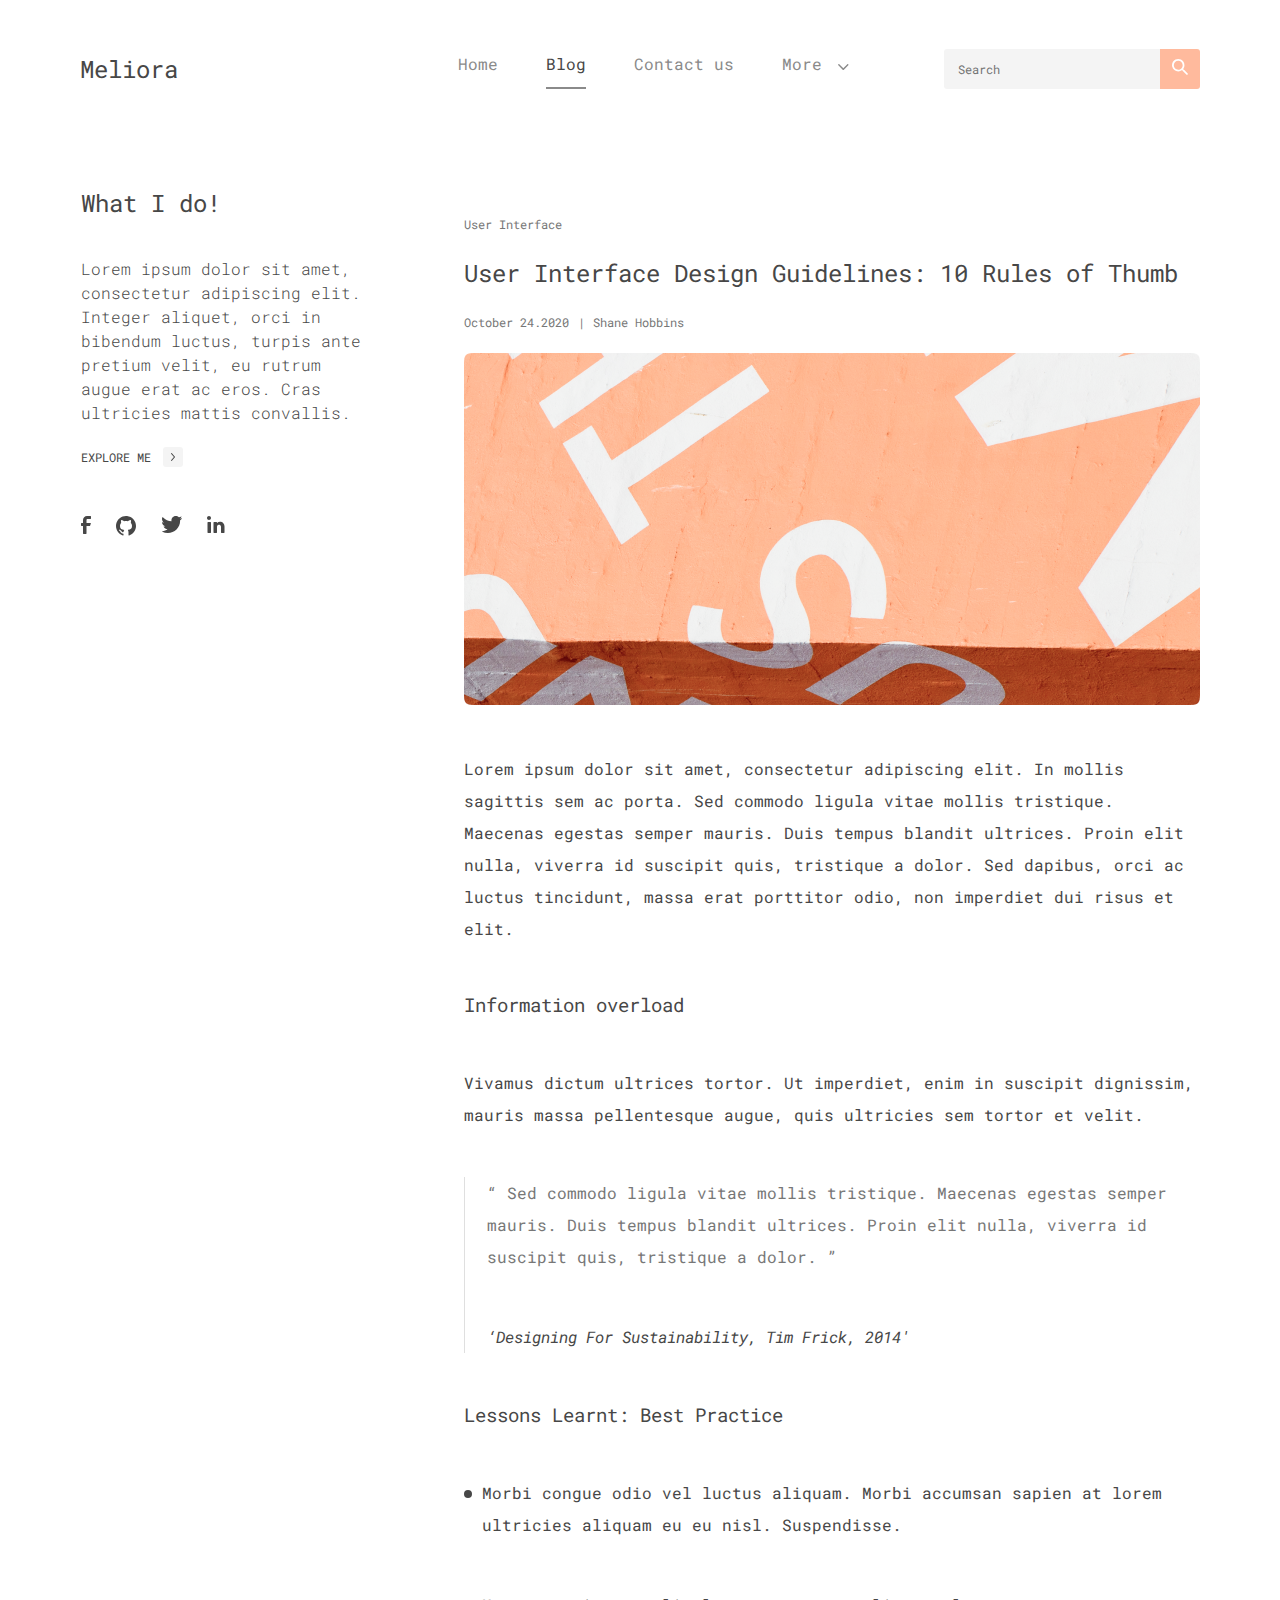
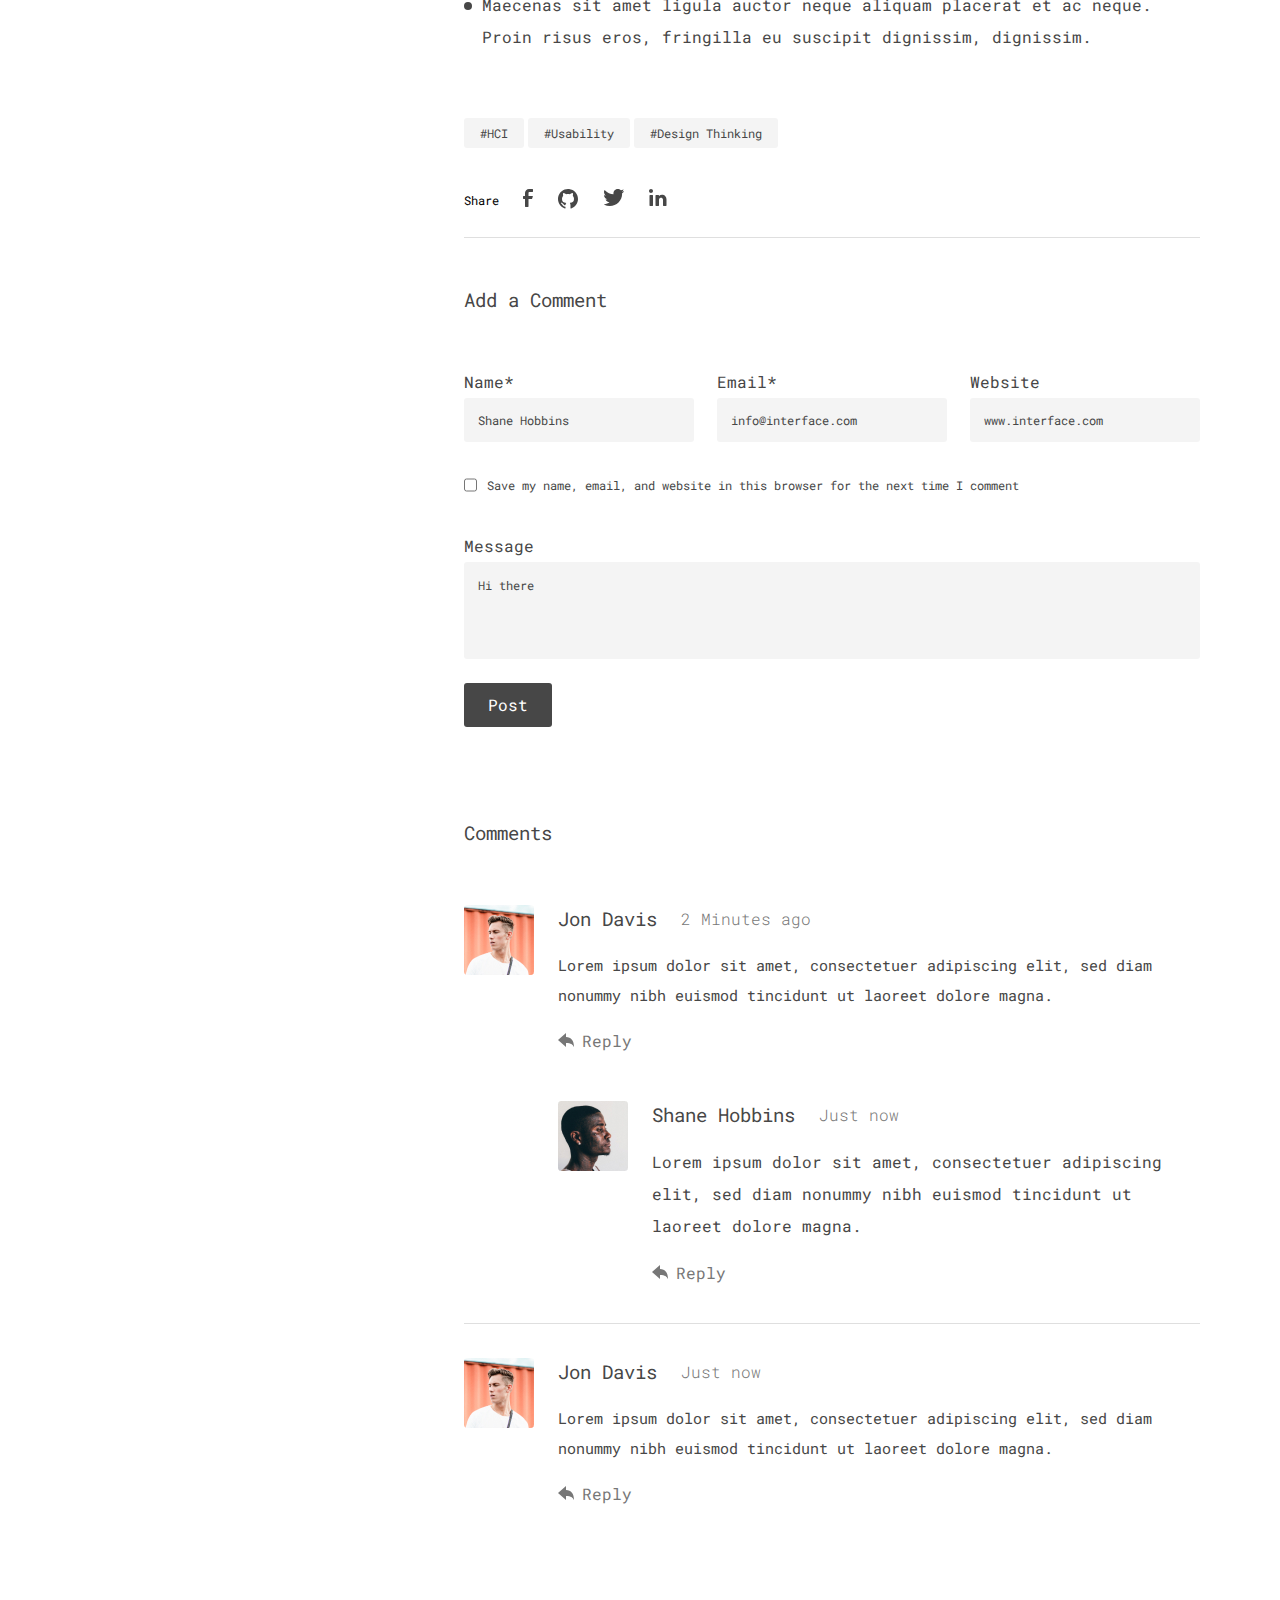
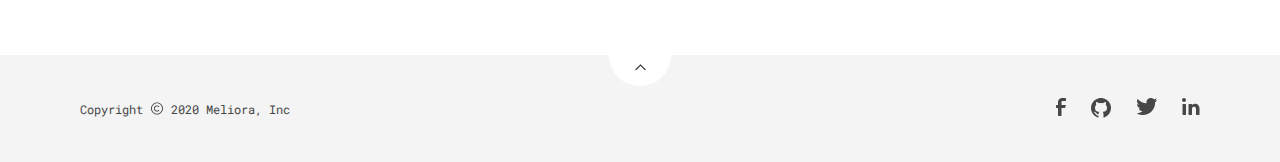
<file: articles/article_2.html>
<!DOCTYPE html>
<html lang="en">
<head>
	<title>User Interface Design Guidelines: 10 Rules of Thumb – Meliora</title>
	<link rel="stylesheet" href="../css/blog.css"/>
	<link rel="shortcut icon" href="../favicon.ico"/>
	<meta http-equiv="content-type" content="text/HTML; charset=UTF-8"/>
	<meta name="viewport" content="width=device-width"/>
</head>
<body>
	<div class="wrapper">
		<header class="header" id="top">
            <div class="container">
                <div class="header__row">
                    <div class="header__logo"><a href="../index.html">Meliora</a></div>
                    <div class="header__navigation primary-navigation">
                        <div class="primary-navigation__icon icon-menu">
                            <span></span>
                            <span></span>
                            <span></span>
                        </div>
                        <div class="primary-navigation__body">
                            <ul class="primary-navigtaion__list primary-menu">
                                <li class="primary-menu__item">
                                    <a href="../index.html" class="primary-menu__link">
                                        <span>Home</span>
                                    </a>
                                </li>
                                <li class="primary-menu__item item-active">
                                    <a href="#" class="primary-menu__link">
                                        <span>Blog</span>
                                    </a>
                                </li>
                                <li class="primary-menu__item">
                                    <a href="#" class="primary-menu__link">
                                        <span>Contact us</span>
                                    </a>
                                </li>
                                <li class="primary-menu__item primary-menu__item menu__item-has-child">
                                    <div class="primary-menu__link not-linked">
                                        <span>More</span>
                                        <span class="menu__link-icon">
                                            <svg width="11" height="6" viewBox="0 0 11 6" fill="none" xmlns="http://www.w3.org/2000/svg">
                                            <path d="M9.58583 0.0784063C9.6356 0.0282258 9.70335 1.0746e-08 9.77403 9.90319e-09C9.8447 9.06038e-09 9.91245 0.0282258 9.96223 0.0784063L10.5242 0.640348C10.5754 0.688449 10.6045 0.755607 10.6045 0.825895C10.6045 0.896183 10.5754 0.963341 10.5242 1.01144L5.65224 5.88337C5.57775 5.95796 5.47668 5.99991 5.37127 6L5.23343 6C5.12802 5.99991 5.02695 5.95796 4.95246 5.88337L0.0805311 1.01144C0.0292797 0.963341 0.000206958 0.896183 0.000206957 0.825895C0.000206956 0.755607 0.0292797 0.688449 0.0805311 0.640348L0.642473 0.0784065C0.692244 0.0282259 0.759995 1.17394e-07 0.830671 1.16552e-07C0.901348 1.15709e-07 0.969098 0.0282259 1.01887 0.0784064L5.30235 4.36189L9.58583 0.0784063Z" fill="#8a8a8a"/>
                                            </svg>
                                        </span>
                                    </div>
                                    <ul class="primary-menu__sub-menu secondary-menu">
                                        <li class="secondary-menu__item">
                                            <a href="#" class="secondary-menu__link">
                                                <span>Child 1</span>
                                            </a>
                                        </li>
                                        <li class="secondary-menu__item menu__item-has-child">
                                            <div class="secondary-menu__link not-linked">
                                                <span>Child 2</span>
                                                <span class="menu__link-icon">
                                                    <svg width="8" height="5" viewBox="0 0 8 5" fill="none" xmlns="http://www.w3.org/2000/svg">
                                                    <path d="M6.72143 0.421106C6.75305 0.387653 6.7961 0.368835 6.841 0.368835C6.88591 0.368835 6.92895 0.387653 6.96058 0.421106L7.31762 0.795734C7.35018 0.827801 7.36865 0.872573 7.36865 0.919432C7.36865 0.966291 7.35018 1.01106 7.31762 1.04313L4.22215 4.29108C4.17482 4.34081 4.11061 4.36877 4.04363 4.36884L3.95606 4.36884C3.88908 4.36877 3.82487 4.34081 3.77754 4.29108L0.682072 1.04313C0.649508 1.01106 0.631037 0.966291 0.631037 0.919432C0.631037 0.872573 0.649508 0.827801 0.682072 0.795734L1.03911 0.421106C1.07073 0.387652 1.11378 0.368835 1.15869 0.368835C1.20359 0.368835 1.24664 0.387652 1.27826 0.421106L3.99984 3.27676L6.72143 0.421106Z" fill="#8a8a8a"/>
                                                    </svg>
                                                </span>
                                            </div>
                                            <ul class="secondary-menu__sub-menu tertiary-menu">
                                                <li class="tertiary-menu__item">
                                                    <a href="#!" class="tertiary-menu__link">
                                                        <span>Child 1</span>
                                                    </a>
                                                </li>
                                                <li class="tertiary-menu__item menu__item-has-child">
                                                    <a href="#!" class="tertiary-menu__link">
                                                        <span>Child 2</span>
                                                    </a>
                                                </li>
                                                <li class="tertiary-menu__item">
                                                    <a href="#!" class="tertiary-menu__link">
                                                        <span>Child 3</span>
                                                    </a>
                                                </li>
                                            </ul>
                                        </li>
                                        <li class="secondary-menu__item">
                                            <a href="#" class="secondary-menu__link">
                                                <span>Child 3</span>
                                            </a>
                                        </li>
                                    </ul>
                                </li>
                            </ul>
                        </div>
                    </div>
                    <div class="header__search search">
                        <input class="search__input" placeholder="Search" type="search" name="search-content" value="">
                        <button class="search__button" type="submit" name="button">
                            <svg width="16" height="16" viewBox="0 0 16 16" fill="none" xmlns="http://www.w3.org/2000/svg">
                            <path fill-rule="evenodd" clip-rule="evenodd" d="M12.331 11.0715L15.8859 14.6313C16.0447 14.8079 16.0368 15.0783 15.8681 15.2454L15.246 15.8684C15.1626 15.9526 15.049 16 14.9305 16C14.812 16 14.6985 15.9526 14.615 15.8684L11.0601 12.3085C10.9618 12.21 10.8726 12.1028 10.7935 11.9881L10.127 11.0982C9.02413 11.9801 7.6546 12.4602 6.24327 12.4598C3.33502 12.4699 0.807867 10.461 0.157951 7.62231C-0.491966 4.78365 0.90881 1.87288 3.53098 0.613257C6.15315 -0.646363 9.29689 0.0813446 11.101 2.36555C12.9052 4.64977 12.8882 7.88086 11.0601 10.1459L11.9489 10.76C12.0877 10.849 12.2159 10.9535 12.331 11.0715ZM1.79968 6.23008C1.79968 8.68763 3.78915 10.6799 6.24329 10.6799C7.42181 10.6799 8.55206 10.2111 9.3854 9.37656C10.2187 8.54206 10.6869 7.41024 10.6869 6.23008C10.6869 3.77252 8.69743 1.78027 6.24329 1.78027C3.78915 1.78027 1.79968 3.77252 1.79968 6.23008Z" fill="white"/>
                            </svg>
                    </button>
                    </div>
                </div>
            </div>
        </header>
		<main class="main">
			<div class="container">
				<div class="main__row">
                    <div class="main__column sidebar-about">
                        <div class="sidebar-about__body">
                            <h2 class="sidebar-about__title">
                                What I do!
                            </h2>
                            <div class="sidebar-about__text">
                                Lorem ipsum dolor sit amet, consectetur adipiscing elit. Integer aliquet, orci in bibendum luctus, turpis ante pretium velit, eu rutrum augue erat ac eros. Cras ultricies mattis convallis.
                            </div>
                            <div class="sidebar-about__btn">
                                <a href="" class="sidebar-about__link">
                                    <span>Explore Me</span>
                                    <span class="link__span-has-icon">
                                        <svg width="4" height="8" viewBox="0 0 4 8" fill="none" xmlns="http://www.w3.org/2000/svg">
                                        <path d="M0.0522708 0.768491C0.0188171 0.730943 -1.2282e-07 0.679832 -1.13187e-07 0.626512C-1.03554e-07 0.573193 0.0188171 0.522082 0.0522708 0.484534L0.426899 0.0605983C0.458966 0.0219333 0.503738 8.52407e-08 0.550597 9.317e-08C0.597456 1.01099e-07 0.642227 0.0219333 0.674295 0.0605984L3.92225 3.73604C3.97197 3.79224 3.99994 3.86848 4 3.94801L4 4.05199C3.99994 4.13152 3.97197 4.20776 3.92225 4.26396L0.674293 7.9394C0.642226 7.97807 0.597454 8 0.550595 8C0.503736 8 0.458965 7.97807 0.426897 7.9394L0.0522696 7.51547C0.0188159 7.47792 -1.34174e-06 7.42681 -1.33211e-06 7.37349C-1.32248e-06 7.32017 0.0188159 7.26906 0.0522696 7.23151L2.90793 4L0.0522708 0.768491Z" fill="#474747"/>
                                        </svg>
                                    </span>
                                </a>
                            </div>
                            <div class="sidebar-about__socials socials">
                                <ul class="socials__list">
                                    <li class="socials__item">
                                        <a href="#">
                                            <svg width="10" height="18" viewBox="0 0 10 18" fill="none" xmlns="http://www.w3.org/2000/svg">
                                            <path d="M9.5 3H6.5C5.94772 3 5.5 3.44772 5.5 4V7H9.5C9.61374 6.99748 9.7216 7.05039 9.78923 7.14188C9.85685 7.23336 9.87578 7.35201 9.84 7.46L9.1 9.66C9.03181 9.86192 8.84312 9.99842 8.63 10H5.5V17.5C5.5 17.7761 5.27614 18 5 18H2.5C2.22386 18 2 17.7761 2 17.5V10H0.5C0.223858 10 0 9.77614 0 9.5V7.5C0 7.22386 0.223858 7 0.5 7H2V4C2 1.79086 3.79086 0 6 0H9.5C9.77614 0 10 0.223858 10 0.5V2.5C10 2.77614 9.77614 3 9.5 3Z" fill="#474747"/>
                                            </svg>
                                        </a>
                                    </li>
                                    <li class="socials__item">
                                        <a href="#">
                                            <svg width="21" height="20" viewBox="0 0 21 20" fill="none" xmlns="http://www.w3.org/2000/svg">
                                            <path d="M20.0015 10.0082C19.9982 14.3106 17.2434 18.1287 13.1615 19.4882C13.0087 19.5353 12.8427 19.5095 12.7115 19.4182C12.5802 19.3227 12.5022 19.1705 12.5015 19.0082V16.3382C12.5231 15.6191 12.3504 14.9074 12.0015 14.2782C11.9487 14.1959 11.9487 14.0905 12.0015 14.0082C12.042 13.9323 12.1163 13.8804 12.2015 13.8682C14.6415 13.6182 16.0015 12.6482 16.0015 10.0082C16.0603 8.77557 15.633 7.56907 14.8115 6.64821C14.9313 6.25922 14.9953 5.85519 15.0015 5.44821C14.9972 5.08333 14.9468 4.72045 14.8515 4.36821C14.7886 4.13333 14.563 3.98009 14.3215 4.00821C13.4052 4.13826 12.5523 4.55073 11.8815 5.18821C10.6396 4.94827 9.36332 4.94827 8.12147 5.18821C7.45062 4.55073 6.59772 4.13826 5.68147 4.00821C5.43996 3.98009 5.21435 4.13333 5.15147 4.36821C5.05616 4.72045 5.00576 5.08333 5.00147 5.44821C5.00769 5.85519 5.07166 6.25922 5.19147 6.64821C4.36995 7.56907 3.94265 8.77557 4.00147 10.0082C4.00147 12.7882 5.51147 13.7182 8.28147 13.9482C7.93762 14.3988 7.70158 14.9222 7.59147 15.4782C7.59147 15.4782 7.59147 15.5482 7.59147 15.5982C7.58666 15.6448 7.58666 15.6917 7.59147 15.7382C7.54986 16.0526 7.2672 16.2778 6.95147 16.2482C6.80093 16.2411 6.65393 16.2001 6.52147 16.1282C5.97668 15.7964 5.49575 15.3697 5.10147 14.8682C4.85026 14.5834 4.58317 14.3129 4.30147 14.0582C4.12248 13.9033 3.92416 13.7722 3.71147 13.6682C3.56243 13.5845 3.38052 13.5845 3.23147 13.6682C3.08839 13.76 3.00176 13.9182 3.00147 14.0882V14.1482C3.00176 14.3182 3.08839 14.4764 3.23147 14.5682C3.59044 14.8687 3.90077 15.2229 4.15147 15.6182C4.57485 16.2816 5.11331 16.8641 5.74147 17.3382C6.15535 17.6157 6.64321 17.762 7.14147 17.7582H7.50147V19.0082C7.5007 19.1705 7.42272 19.3227 7.29147 19.4182C7.16021 19.5095 6.99426 19.5353 6.84147 19.4882C1.99352 17.8735 -0.857286 12.8637 0.230845 7.87112C1.31897 2.87854 5.99597 -0.490604 11.0762 0.0585358C16.1563 0.607676 20.0054 4.89843 20.0015 10.0082Z" fill="#474747"/>
                                            </svg>
                                        </a>
                                    </li>
                                    <li class="socials__item">
                                        <a href="#">
                                            <svg width="20" height="17" viewBox="0 0 20 17" fill="none" xmlns="http://www.w3.org/2000/svg">
                                            <path d="M19.9698 2.46378C19.4537 3.15213 18.83 3.75258 18.1226 4.24195C18.1226 4.42177 18.1226 4.60158 18.1226 4.79139C18.1282 8.0568 16.8239 11.1879 14.5019 13.4828C12.18 15.7777 9.03469 17.0443 5.77114 16.9988C3.8844 17.0051 2.02183 16.5743 0.329325 15.7401C0.238065 15.7003 0.179203 15.61 0.17955 15.5103V15.4005C0.17955 15.257 0.295781 15.1407 0.43916 15.1407C2.29377 15.0796 4.08222 14.4366 5.55147 13.3026C3.87279 13.2688 2.3624 12.2744 1.66731 10.7453C1.6322 10.6617 1.64313 10.5659 1.69616 10.4925C1.74918 10.419 1.83663 10.3785 1.92692 10.3856C2.43711 10.4369 2.9524 10.3894 3.44464 10.2458C1.59151 9.86109 0.199097 8.32265 -0.000179413 6.43969C-0.00726198 6.34936 0.0332177 6.26187 0.106636 6.20882C0.180054 6.15577 0.275798 6.14483 0.35928 6.17996C0.856578 6.39939 1.39341 6.51496 1.93691 6.51961C0.31313 5.45384 -0.388234 3.42672 0.229475 1.58469C0.293237 1.4057 0.446425 1.27347 0.632746 1.2366C0.819067 1.19972 1.01104 1.26365 1.13811 1.40487C3.32929 3.73695 6.34002 5.12662 9.53547 5.28088C9.45362 4.95427 9.41336 4.61862 9.41565 4.28191C9.44554 2.51636 10.538 0.943567 12.1815 0.299861C13.825 -0.343846 15.6943 0.0689272 16.9144 1.34494C17.746 1.18651 18.55 0.907164 19.3008 0.515789C19.3558 0.481454 19.4255 0.481454 19.4805 0.515789C19.5148 0.57081 19.5148 0.640583 19.4805 0.695604C19.1169 1.52835 18.5025 2.2268 17.7232 2.69355C18.4056 2.6144 19.0761 2.45341 19.7201 2.21404C19.7744 2.17713 19.8456 2.17713 19.8999 2.21404C19.9453 2.23482 19.9793 2.27457 19.9927 2.32269C20.0062 2.37081 19.9978 2.42242 19.9698 2.46378Z" fill="#474747"/>
                                            </svg>
                                        </a>
                                    </li>
                                    <li class="socials__item">
                                        <a href="#">
                                            <svg width="18" height="17" viewBox="0 0 18 17" fill="none" xmlns="http://www.w3.org/2000/svg">
                                            <path fill-rule="evenodd" clip-rule="evenodd" d="M0 2C0 0.895431 0.89543 0 2 0C2.53043 0 3.03914 0.210713 3.41421 0.585787C3.78929 0.960859 4 1.46957 4 2C4 3.10457 3.10457 4 2 4C0.89543 4 0 3.10457 0 2ZM17.5 10.41C17.5345 8.24489 16.0574 6.34762 13.95 5.84999C12.5377 5.5459 11.0657 5.94466 10 6.91999V6.49999C10 6.22385 9.77614 5.99999 9.5 5.99999H7C6.72386 5.99999 6.5 6.22385 6.5 6.49999V16.5C6.5 16.7761 6.72386 17 7 17H9.5C9.77614 17 10 16.7761 10 16.5V10.86C9.97531 9.85571 10.6753 8.97867 11.66 8.77999C12.2464 8.67878 12.8473 8.8439 13.2997 9.2305C13.752 9.6171 14.0087 10.185 14 10.78V16.5C14 16.7761 14.2239 17 14.5 17H17C17.2761 17 17.5 16.7761 17.5 16.5V10.41ZM4 6.5V16.5C4 16.7761 3.77614 17 3.5 17H1C0.723858 17 0.5 16.7761 0.5 16.5V6.5C0.5 6.22386 0.723858 6 1 6H3.5C3.77614 6 4 6.22386 4 6.5Z" fill="#474747"/>
                                            </svg>
                                        </a>
                                    </li>
                                </ul>
                            </div>
                        </div>
                    </div>
					<div class="main__column blog-post">
						<div class="blog-post__body">
							<article class="article">
								<div class="article__header article-header">
									<div class="article-header__about">
										<div class="article-header__category">User Interface</div>
										<div class="article-header__title">
											<h2>
												User Interface Design Guidelines: 10 Rules of Thumb
											</h2>
										</div>
										<div class="article-header__date-n-author">
											<span>
												<time datetime="2020-10-24" class="article__date">October 24.2020</time>
												<cite class="article__author"><a href="#">Shane Hobbins</a></cite>
											</span>
										</div>
										<div class="article-header__cover">
											<img src="../images/blog/article-cover.jpg" alt="">
											<div class="article-header__cover-title">
												thanks for watching!
											</div>
										</div>
									</div>
								</div>
								<div class="article__content article-content">
									<div class="article-content__row">
										<p class="article-content__text">
											Lorem ipsum dolor sit amet, consectetur adipiscing elit. In mollis sagittis sem ac porta. Sed commodo ligula vitae mollis tristique. Maecenas egestas semper mauris. Duis tempus blandit ultrices. Proin elit nulla, viverra id suscipit quis, tristique a dolor. Sed dapibus, orci ac luctus tincidunt, massa erat porttitor odio, non imperdiet dui risus et elit.
										</p>
									</div>
									<div class="article-content__row">
										<h3 class="article-content__title">
											Information overload
										</h3>
										<p class="article-content__text">
											Vivamus dictum ultrices tortor. Ut imperdiet, enim in suscipit dignissim, mauris massa pellentesque augue, quis ultricies sem tortor et velit.
										</p>
									</div>
									<div class="article-content__row">
										<blockquote class="article-content__quote">
											<q>
												Sed commodo ligula vitae mollis tristique. Maecenas egestas semper mauris. Duis tempus blandit ultrices. Proin elit nulla, viverra id suscipit quis, tristique a dolor.
											</q>
											<cite>
												‘Designing For Sustainability, Tim Frick, 2014'
											</cite>
										</blockquote>
									</div>
									<div class="article-content__row">
										<h3 class="article-content__title">
											Lessons Learnt: Best Practice
										</h3>
										<ul class="article-content__list article-list">
											<li class="article-list__item">
												<span>Morbi congue odio vel luctus aliquam. Morbi accumsan sapien at lorem ultricies aliquam eu eu nisl. Suspendisse.</span>
											</li>
											<li class="article-list__item">
												<span>Maecenas sit amet ligula auctor neque aliquam placerat et ac neque. Proin risus eros, fringilla eu suscipit dignissim, dignissim.</span>
											</li>
										</ul>
									</div>
								</div>
								<div class="article__bottom article-bottom">
									<div class="article-bottom__tags tags">
										<ul class="tags__list">
											<li class="tags__item">
												<a href="#" class="tags__link">
													<span>HCI</span>
												</a>
											</li>
											<li class="tags__item">
												<a href="#" class="tags__link">
													<span>Usability</span>
												</a>
											</li>
											<li class="tags__item">
												<a href="#" class="tags__link">
													<span>Design Thinking</span>
												</a>
											</li>
										</ul>
									</div>
									<div class="article-bottom__share-in-socials">
										<span class="article-bottom__share">Share</span>
										<div class="article-bottom__socials socials">
											<ul class="socials__list">
												<li class="socials__item">
													<a href="#">
														<svg width="10" height="18" viewBox="0 0 10 18" fill="none" xmlns="http://www.w3.org/2000/svg">
														<path d="M9.5 3H6.5C5.94772 3 5.5 3.44772 5.5 4V7H9.5C9.61374 6.99748 9.7216 7.05039 9.78923 7.14188C9.85685 7.23336 9.87578 7.35201 9.84 7.46L9.1 9.66C9.03181 9.86192 8.84312 9.99842 8.63 10H5.5V17.5C5.5 17.7761 5.27614 18 5 18H2.5C2.22386 18 2 17.7761 2 17.5V10H0.5C0.223858 10 0 9.77614 0 9.5V7.5C0 7.22386 0.223858 7 0.5 7H2V4C2 1.79086 3.79086 0 6 0H9.5C9.77614 0 10 0.223858 10 0.5V2.5C10 2.77614 9.77614 3 9.5 3Z" fill="#474747"/>
														</svg>
													</a>
												</li>
												<li class="socials__item">
													<a href="#">
														<svg width="21" height="20" viewBox="0 0 21 20" fill="none" xmlns="http://www.w3.org/2000/svg">
														<path d="M20.0015 10.0082C19.9982 14.3106 17.2434 18.1287 13.1615 19.4882C13.0087 19.5353 12.8427 19.5095 12.7115 19.4182C12.5802 19.3227 12.5022 19.1705 12.5015 19.0082V16.3382C12.5231 15.6191 12.3504 14.9074 12.0015 14.2782C11.9487 14.1959 11.9487 14.0905 12.0015 14.0082C12.042 13.9323 12.1163 13.8804 12.2015 13.8682C14.6415 13.6182 16.0015 12.6482 16.0015 10.0082C16.0603 8.77557 15.633 7.56907 14.8115 6.64821C14.9313 6.25922 14.9953 5.85519 15.0015 5.44821C14.9972 5.08333 14.9468 4.72045 14.8515 4.36821C14.7886 4.13333 14.563 3.98009 14.3215 4.00821C13.4052 4.13826 12.5523 4.55073 11.8815 5.18821C10.6396 4.94827 9.36332 4.94827 8.12147 5.18821C7.45062 4.55073 6.59772 4.13826 5.68147 4.00821C5.43996 3.98009 5.21435 4.13333 5.15147 4.36821C5.05616 4.72045 5.00576 5.08333 5.00147 5.44821C5.00769 5.85519 5.07166 6.25922 5.19147 6.64821C4.36995 7.56907 3.94265 8.77557 4.00147 10.0082C4.00147 12.7882 5.51147 13.7182 8.28147 13.9482C7.93762 14.3988 7.70158 14.9222 7.59147 15.4782C7.59147 15.4782 7.59147 15.5482 7.59147 15.5982C7.58666 15.6448 7.58666 15.6917 7.59147 15.7382C7.54986 16.0526 7.2672 16.2778 6.95147 16.2482C6.80093 16.2411 6.65393 16.2001 6.52147 16.1282C5.97668 15.7964 5.49575 15.3697 5.10147 14.8682C4.85026 14.5834 4.58317 14.3129 4.30147 14.0582C4.12248 13.9033 3.92416 13.7722 3.71147 13.6682C3.56243 13.5845 3.38052 13.5845 3.23147 13.6682C3.08839 13.76 3.00176 13.9182 3.00147 14.0882V14.1482C3.00176 14.3182 3.08839 14.4764 3.23147 14.5682C3.59044 14.8687 3.90077 15.2229 4.15147 15.6182C4.57485 16.2816 5.11331 16.8641 5.74147 17.3382C6.15535 17.6157 6.64321 17.762 7.14147 17.7582H7.50147V19.0082C7.5007 19.1705 7.42272 19.3227 7.29147 19.4182C7.16021 19.5095 6.99426 19.5353 6.84147 19.4882C1.99352 17.8735 -0.857286 12.8637 0.230845 7.87112C1.31897 2.87854 5.99597 -0.490604 11.0762 0.0585358C16.1563 0.607676 20.0054 4.89843 20.0015 10.0082Z" fill="#474747"/>
														</svg>
													</a>
												</li>
												<li class="socials__item">
													<a href="#">
														<svg width="20" height="17" viewBox="0 0 20 17" fill="none" xmlns="http://www.w3.org/2000/svg">
														<path d="M19.9698 2.46378C19.4537 3.15213 18.83 3.75258 18.1226 4.24195C18.1226 4.42177 18.1226 4.60158 18.1226 4.79139C18.1282 8.0568 16.8239 11.1879 14.5019 13.4828C12.18 15.7777 9.03469 17.0443 5.77114 16.9988C3.8844 17.0051 2.02183 16.5743 0.329325 15.7401C0.238065 15.7003 0.179203 15.61 0.17955 15.5103V15.4005C0.17955 15.257 0.295781 15.1407 0.43916 15.1407C2.29377 15.0796 4.08222 14.4366 5.55147 13.3026C3.87279 13.2688 2.3624 12.2744 1.66731 10.7453C1.6322 10.6617 1.64313 10.5659 1.69616 10.4925C1.74918 10.419 1.83663 10.3785 1.92692 10.3856C2.43711 10.4369 2.9524 10.3894 3.44464 10.2458C1.59151 9.86109 0.199097 8.32265 -0.000179413 6.43969C-0.00726198 6.34936 0.0332177 6.26187 0.106636 6.20882C0.180054 6.15577 0.275798 6.14483 0.35928 6.17996C0.856578 6.39939 1.39341 6.51496 1.93691 6.51961C0.31313 5.45384 -0.388234 3.42672 0.229475 1.58469C0.293237 1.4057 0.446425 1.27347 0.632746 1.2366C0.819067 1.19972 1.01104 1.26365 1.13811 1.40487C3.32929 3.73695 6.34002 5.12662 9.53547 5.28088C9.45362 4.95427 9.41336 4.61862 9.41565 4.28191C9.44554 2.51636 10.538 0.943567 12.1815 0.299861C13.825 -0.343846 15.6943 0.0689272 16.9144 1.34494C17.746 1.18651 18.55 0.907164 19.3008 0.515789C19.3558 0.481454 19.4255 0.481454 19.4805 0.515789C19.5148 0.57081 19.5148 0.640583 19.4805 0.695604C19.1169 1.52835 18.5025 2.2268 17.7232 2.69355C18.4056 2.6144 19.0761 2.45341 19.7201 2.21404C19.7744 2.17713 19.8456 2.17713 19.8999 2.21404C19.9453 2.23482 19.9793 2.27457 19.9927 2.32269C20.0062 2.37081 19.9978 2.42242 19.9698 2.46378Z" fill="#474747"/>
														</svg>
													</a>
												</li>
												<li class="socials__item">
													<a href="#">
														<svg width="18" height="17" viewBox="0 0 18 17" fill="none" xmlns="http://www.w3.org/2000/svg">
														<path fill-rule="evenodd" clip-rule="evenodd" d="M0 2C0 0.895431 0.89543 0 2 0C2.53043 0 3.03914 0.210713 3.41421 0.585787C3.78929 0.960859 4 1.46957 4 2C4 3.10457 3.10457 4 2 4C0.89543 4 0 3.10457 0 2ZM17.5 10.41C17.5345 8.24489 16.0574 6.34762 13.95 5.84999C12.5377 5.5459 11.0657 5.94466 10 6.91999V6.49999C10 6.22385 9.77614 5.99999 9.5 5.99999H7C6.72386 5.99999 6.5 6.22385 6.5 6.49999V16.5C6.5 16.7761 6.72386 17 7 17H9.5C9.77614 17 10 16.7761 10 16.5V10.86C9.97531 9.85571 10.6753 8.97867 11.66 8.77999C12.2464 8.67878 12.8473 8.8439 13.2997 9.2305C13.752 9.6171 14.0087 10.185 14 10.78V16.5C14 16.7761 14.2239 17 14.5 17H17C17.2761 17 17.5 16.7761 17.5 16.5V10.41ZM4 6.5V16.5C4 16.7761 3.77614 17 3.5 17H1C0.723858 17 0.5 16.7761 0.5 16.5V6.5C0.5 6.22386 0.723858 6 1 6H3.5C3.77614 6 4 6.22386 4 6.5Z" fill="#474747"/>
														</svg>
													</a>
												</li>
											</ul>
										</div>
									</div>
									<div class="article-bottom__comments comments">
										<div class="comments__respond c-respond">
											<div class="c-respond__header">
												<div class="c-respond__title">Add a Comment</div>
											</div>
											<div class="c-respond__form">
												<form action="#" method="get" enctype="multipart/form-data">
													<div class="c-respond__row row-user_data">
														<div class="row-user_data__column row-user_data__column-required">
															<h4 class="row-user_data__title">Name</h4>
															<input placeholder="Shane Hobbins" type="text" required class="row-user_data__input row-user_data__input-name">
														</div>
														<div class="row-user_data__column row-user_data__column-required">
															<h4 class="row-user_data__title">Email</h4>
															<input placeholder="info@interface.com" type="email" required class="row-user_data__input row-user_data__input-email">
														</div>
														<div class="row-user_data__column">
															<div class="row-user_data__title">Website</div>
															<input placeholder="www.interface.com" type="text" class="row-user_data__input row-user_data__input-website">
														</div>
													</div>
													<div class="c-respond__row-checkbox checkbox-user_data">
														<div class="row-user_data__column row-user_data__column-memorizing">
															<div><input type="checkbox" name="do-we-need-to-memozire-your-data" value="yes"><p>Save my name, email, and website in this browser for the next time I comment</p></div>
														</div>
													</div>
													<div class="c-respond__row row-user_message">
														<div class="row-user_message__title">Message</div>
														<textarea placeholder="Hi there" name="row-user_message" required class="row-user_message__textarea"></textarea>
													</div>
													<button class="c-respond__button" type="submit" name="c-respond__button"><span>Post</span></button>
												</form>
											</div>
										</div>
										<div class="comments__responses c-responses">
											<div class="c-responses__title">Comments</div>
											<div class="c-responses__content">
												<div class="c-responses__main-comment main-comment">
													<div class="main-comment__body">
														<div class="main-comment__avatar">
															<img src="../images/blog/comments/avatar-1.jpg" alt="">
														</div>
														<div class="main-comment__content">
															<div class="main-comment__name-n-time">
																<div class="main-comment__name">Jon Davis</div>
																<div class="main-comment__time"><time datetime="2020-10-24 8:00">2 Minutes ago</time></div>
															</div>
															<div class="main-comment__message">
																Lorem ipsum dolor sit amet, consectetuer adipiscing elit, sed diam nonummy nibh euismod tincidunt ut laoreet dolore magna.
															</div>
															<a href="#" class="main-comment__reply">
																<svg width="16" height="14" viewBox="0 0 16 14" fill="none" xmlns="http://www.w3.org/2000/svg">
																<path d="M8 4C13.2 4 16 7.8 16 14C14.5 11.6 13.3 10 8 10V14L0 7L8 0V4Z" fill="#777777"/>
																</svg>
																<span>Reply</span>
															</a>
														</div>
													</div>
													<div class="main-comment__answers answers">
														<div class="answers__body">
															<div class="answers__main-row answer">
																<div class="answer__body">
																	<div class="answer__avatar">
																		<img src="../images/blog/comments/avatar-2.jpg" alt="">
																	</div>
																	<div class="answer__content">
																		<div class="answer__name-n-time">
																			<div class="answer__name">Shane Hobbins</div>
																			<div class="answer__time"><time datetime="2020-10-24 8:02">Just now</time></div>
																		</div>
																		<div class="answer__message">
																			Lorem ipsum dolor sit amet, consectetuer adipiscing elit, sed diam nonummy nibh euismod tincidunt ut laoreet dolore magna.
																		</div>
																		<a href="#" class="answer__reply">
																			<svg width="16" height="14" viewBox="0 0 16 14" fill="none" xmlns="http://www.w3.org/2000/svg">
																			<path d="M8 4C13.2 4 16 7.8 16 14C14.5 11.6 13.3 10 8 10V14L0 7L8 0V4Z" fill="#777777"/>
																			</svg>
																			<span>Reply</span>
																		</a>
																	</div>
																</div>
															</div>
														</div>
													</div>
												</div>
												<div class="c-responses__main-comment main-comment">
													<div class="main-comment__body">
														<div class="main-comment__avatar">
															<img src="../images/blog/comments/avatar-1.jpg" alt="">
														</div>
														<div class="main-comment__content">
															<div class="main-comment__name-n-time">
																<div class="main-comment__name">Jon Davis</div>
																<div class="main-comment__time"><time datetime="2020-10-24 8:02">Just now</time></div>
															</div>
															<div class="main-comment__message">
																Lorem ipsum dolor sit amet, consectetuer adipiscing elit, sed diam nonummy nibh euismod tincidunt ut laoreet dolore magna.
															</div>
															<a href="#" class="main-comment__reply">
																<svg width="16" height="14" viewBox="0 0 16 14" fill="none" xmlns="http://www.w3.org/2000/svg">
																<path d="M8 4C13.2 4 16 7.8 16 14C14.5 11.6 13.3 10 8 10V14L0 7L8 0V4Z" fill="#777777"/>
																</svg>
																<span>Reply</span>
															</a>
														</div>
													</div>
												</div>
											</div>
										</div>
									</div>
								</div>
							</article>
						</div>
					</div>
				</div>
			</div>
			</main>
        <footer class="footer">
            <div class="container">
                <div class="footer__row">
                    <div class="footer__copyright">
                        <span class="copyright">Copyright <img src="../images/footer/copyright-icon.svg" alt="" style="width: 12px; height: 12.83px;"></span>
                        <span>2020 Meliora, Inc</span>
                    </div>
                    <div class="footer__back-2-header back-2-header">
                        <a href="#top" class="back-2-header__link">
                            <svg width="12" height="7" viewBox="0 0 12 7" fill="none" xmlns="http://www.w3.org/2000/svg">
                            <path d="M1.7169 6.22372C1.66713 6.2739 1.59938 6.30212 1.52871 6.30212C1.45803 6.30212 1.39028 6.2739 1.34051 6.22372L0.778567 5.66178C0.727315 5.61368 0.698242 5.54652 0.698242 5.47623C0.698242 5.40594 0.727315 5.33878 0.778567 5.29068L5.6505 0.418753C5.72499 0.344167 5.82605 0.302217 5.93147 0.302124L6.0693 0.302124C6.17472 0.302217 6.27578 0.344167 6.35027 0.418753L11.2222 5.29068C11.2735 5.33878 11.3025 5.40594 11.3025 5.47623C11.3025 5.54652 11.2735 5.61367 11.2222 5.66178L10.6603 6.22372C10.6105 6.2739 10.5427 6.30212 10.4721 6.30212C10.4014 6.30212 10.3336 6.2739 10.2839 6.22372L6.00038 1.94024L1.7169 6.22372Z" fill="#474747"/>
                            </svg>

                        </a>
                    </div>
                    <div class="footer__socials socials">
                        <ul class="socials__list">	<li class="socials__item">
                                <a href="#">
                                    <svg width="10" height="18" viewBox="0 0 10 18" fill="none" xmlns="http://www.w3.org/2000/svg">
                                    <path d="M9.5 3H6.5C5.94772 3 5.5 3.44772 5.5 4V7H9.5C9.61374 6.99748 9.7216 7.05039 9.78923 7.14188C9.85685 7.23336 9.87578 7.35201 9.84 7.46L9.1 9.66C9.03181 9.86192 8.84312 9.99842 8.63 10H5.5V17.5C5.5 17.7761 5.27614 18 5 18H2.5C2.22386 18 2 17.7761 2 17.5V10H0.5C0.223858 10 0 9.77614 0 9.5V7.5C0 7.22386 0.223858 7 0.5 7H2V4C2 1.79086 3.79086 0 6 0H9.5C9.77614 0 10 0.223858 10 0.5V2.5C10 2.77614 9.77614 3 9.5 3Z" fill="#474747"/>
                                    </svg>
                                </a>
                            </li>
                            <li class="socials__item">
                                <a href="#">
                                    <svg width="21" height="20" viewBox="0 0 21 20" fill="none" xmlns="http://www.w3.org/2000/svg">
                                    <path d="M20.0015 10.0082C19.9982 14.3106 17.2434 18.1287 13.1615 19.4882C13.0087 19.5353 12.8427 19.5095 12.7115 19.4182C12.5802 19.3227 12.5022 19.1705 12.5015 19.0082V16.3382C12.5231 15.6191 12.3504 14.9074 12.0015 14.2782C11.9487 14.1959 11.9487 14.0905 12.0015 14.0082C12.042 13.9323 12.1163 13.8804 12.2015 13.8682C14.6415 13.6182 16.0015 12.6482 16.0015 10.0082C16.0603 8.77557 15.633 7.56907 14.8115 6.64821C14.9313 6.25922 14.9953 5.85519 15.0015 5.44821C14.9972 5.08333 14.9468 4.72045 14.8515 4.36821C14.7886 4.13333 14.563 3.98009 14.3215 4.00821C13.4052 4.13826 12.5523 4.55073 11.8815 5.18821C10.6396 4.94827 9.36332 4.94827 8.12147 5.18821C7.45062 4.55073 6.59772 4.13826 5.68147 4.00821C5.43996 3.98009 5.21435 4.13333 5.15147 4.36821C5.05616 4.72045 5.00576 5.08333 5.00147 5.44821C5.00769 5.85519 5.07166 6.25922 5.19147 6.64821C4.36995 7.56907 3.94265 8.77557 4.00147 10.0082C4.00147 12.7882 5.51147 13.7182 8.28147 13.9482C7.93762 14.3988 7.70158 14.9222 7.59147 15.4782C7.59147 15.4782 7.59147 15.5482 7.59147 15.5982C7.58666 15.6448 7.58666 15.6917 7.59147 15.7382C7.54986 16.0526 7.2672 16.2778 6.95147 16.2482C6.80093 16.2411 6.65393 16.2001 6.52147 16.1282C5.97668 15.7964 5.49575 15.3697 5.10147 14.8682C4.85026 14.5834 4.58317 14.3129 4.30147 14.0582C4.12248 13.9033 3.92416 13.7722 3.71147 13.6682C3.56243 13.5845 3.38052 13.5845 3.23147 13.6682C3.08839 13.76 3.00176 13.9182 3.00147 14.0882V14.1482C3.00176 14.3182 3.08839 14.4764 3.23147 14.5682C3.59044 14.8687 3.90077 15.2229 4.15147 15.6182C4.57485 16.2816 5.11331 16.8641 5.74147 17.3382C6.15535 17.6157 6.64321 17.762 7.14147 17.7582H7.50147V19.0082C7.5007 19.1705 7.42272 19.3227 7.29147 19.4182C7.16021 19.5095 6.99426 19.5353 6.84147 19.4882C1.99352 17.8735 -0.857286 12.8637 0.230845 7.87112C1.31897 2.87854 5.99597 -0.490604 11.0762 0.0585358C16.1563 0.607676 20.0054 4.89843 20.0015 10.0082Z" fill="#474747"/>
                                    </svg>
                                </a>
                            </li>
                            <li class="socials__item">
                                <a href="#">
                                    <svg width="20" height="17" viewBox="0 0 20 17" fill="none" xmlns="http://www.w3.org/2000/svg">
                                    <path d="M19.9698 2.46378C19.4537 3.15213 18.83 3.75258 18.1226 4.24195C18.1226 4.42177 18.1226 4.60158 18.1226 4.79139C18.1282 8.0568 16.8239 11.1879 14.5019 13.4828C12.18 15.7777 9.03469 17.0443 5.77114 16.9988C3.8844 17.0051 2.02183 16.5743 0.329325 15.7401C0.238065 15.7003 0.179203 15.61 0.17955 15.5103V15.4005C0.17955 15.257 0.295781 15.1407 0.43916 15.1407C2.29377 15.0796 4.08222 14.4366 5.55147 13.3026C3.87279 13.2688 2.3624 12.2744 1.66731 10.7453C1.6322 10.6617 1.64313 10.5659 1.69616 10.4925C1.74918 10.419 1.83663 10.3785 1.92692 10.3856C2.43711 10.4369 2.9524 10.3894 3.44464 10.2458C1.59151 9.86109 0.199097 8.32265 -0.000179413 6.43969C-0.00726198 6.34936 0.0332177 6.26187 0.106636 6.20882C0.180054 6.15577 0.275798 6.14483 0.35928 6.17996C0.856578 6.39939 1.39341 6.51496 1.93691 6.51961C0.31313 5.45384 -0.388234 3.42672 0.229475 1.58469C0.293237 1.4057 0.446425 1.27347 0.632746 1.2366C0.819067 1.19972 1.01104 1.26365 1.13811 1.40487C3.32929 3.73695 6.34002 5.12662 9.53547 5.28088C9.45362 4.95427 9.41336 4.61862 9.41565 4.28191C9.44554 2.51636 10.538 0.943567 12.1815 0.299861C13.825 -0.343846 15.6943 0.0689272 16.9144 1.34494C17.746 1.18651 18.55 0.907164 19.3008 0.515789C19.3558 0.481454 19.4255 0.481454 19.4805 0.515789C19.5148 0.57081 19.5148 0.640583 19.4805 0.695604C19.1169 1.52835 18.5025 2.2268 17.7232 2.69355C18.4056 2.6144 19.0761 2.45341 19.7201 2.21404C19.7744 2.17713 19.8456 2.17713 19.8999 2.21404C19.9453 2.23482 19.9793 2.27457 19.9927 2.32269C20.0062 2.37081 19.9978 2.42242 19.9698 2.46378Z" fill="#474747"/>
                                    </svg>
                                </a>
                            </li>
                            <li class="socials__item">
                                <a href="#">
                                    <svg width="18" height="17" viewBox="0 0 18 17" fill="none" xmlns="http://www.w3.org/2000/svg">
                                    <path fill-rule="evenodd" clip-rule="evenodd" d="M0 2C0 0.895431 0.89543 0 2 0C2.53043 0 3.03914 0.210713 3.41421 0.585787C3.78929 0.960859 4 1.46957 4 2C4 3.10457 3.10457 4 2 4C0.89543 4 0 3.10457 0 2ZM17.5 10.41C17.5345 8.24489 16.0574 6.34762 13.95 5.84999C12.5377 5.5459 11.0657 5.94466 10 6.91999V6.49999C10 6.22385 9.77614 5.99999 9.5 5.99999H7C6.72386 5.99999 6.5 6.22385 6.5 6.49999V16.5C6.5 16.7761 6.72386 17 7 17H9.5C9.77614 17 10 16.7761 10 16.5V10.86C9.97531 9.85571 10.6753 8.97867 11.66 8.77999C12.2464 8.67878 12.8473 8.8439 13.2997 9.2305C13.752 9.6171 14.0087 10.185 14 10.78V16.5C14 16.7761 14.2239 17 14.5 17H17C17.2761 17 17.5 16.7761 17.5 16.5V10.41ZM4 6.5V16.5C4 16.7761 3.77614 17 3.5 17H1C0.723858 17 0.5 16.7761 0.5 16.5V6.5C0.5 6.22386 0.723858 6 1 6H3.5C3.77614 6 4 6.22386 4 6.5Z" fill="#474747"/>
                                    </svg>
                                </a>
                            </li>
                        </ul>
                    </div>
                </div>
            </div>
        </footer>
	</div>
	<script src="../js/jquery.js"></script>
	<script src="../js/script.js"></script>
</body>
</html>
</file>
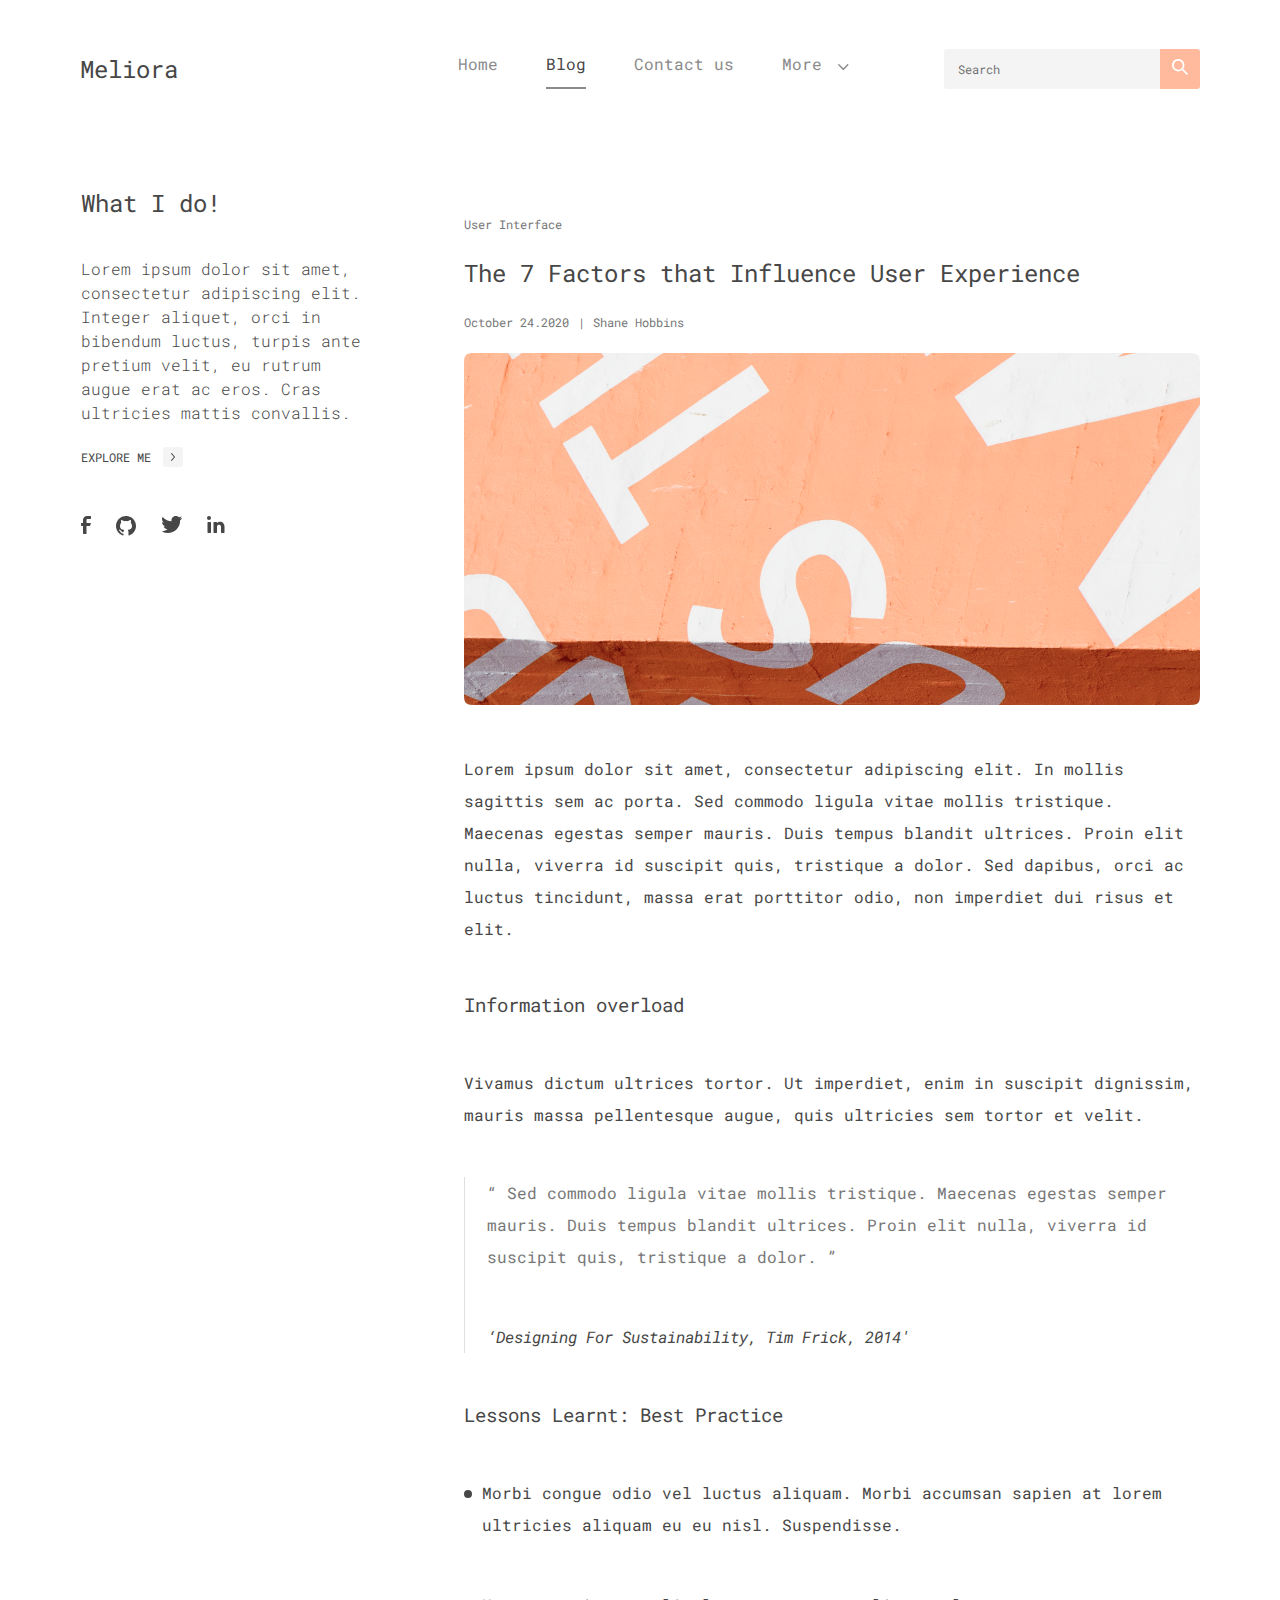
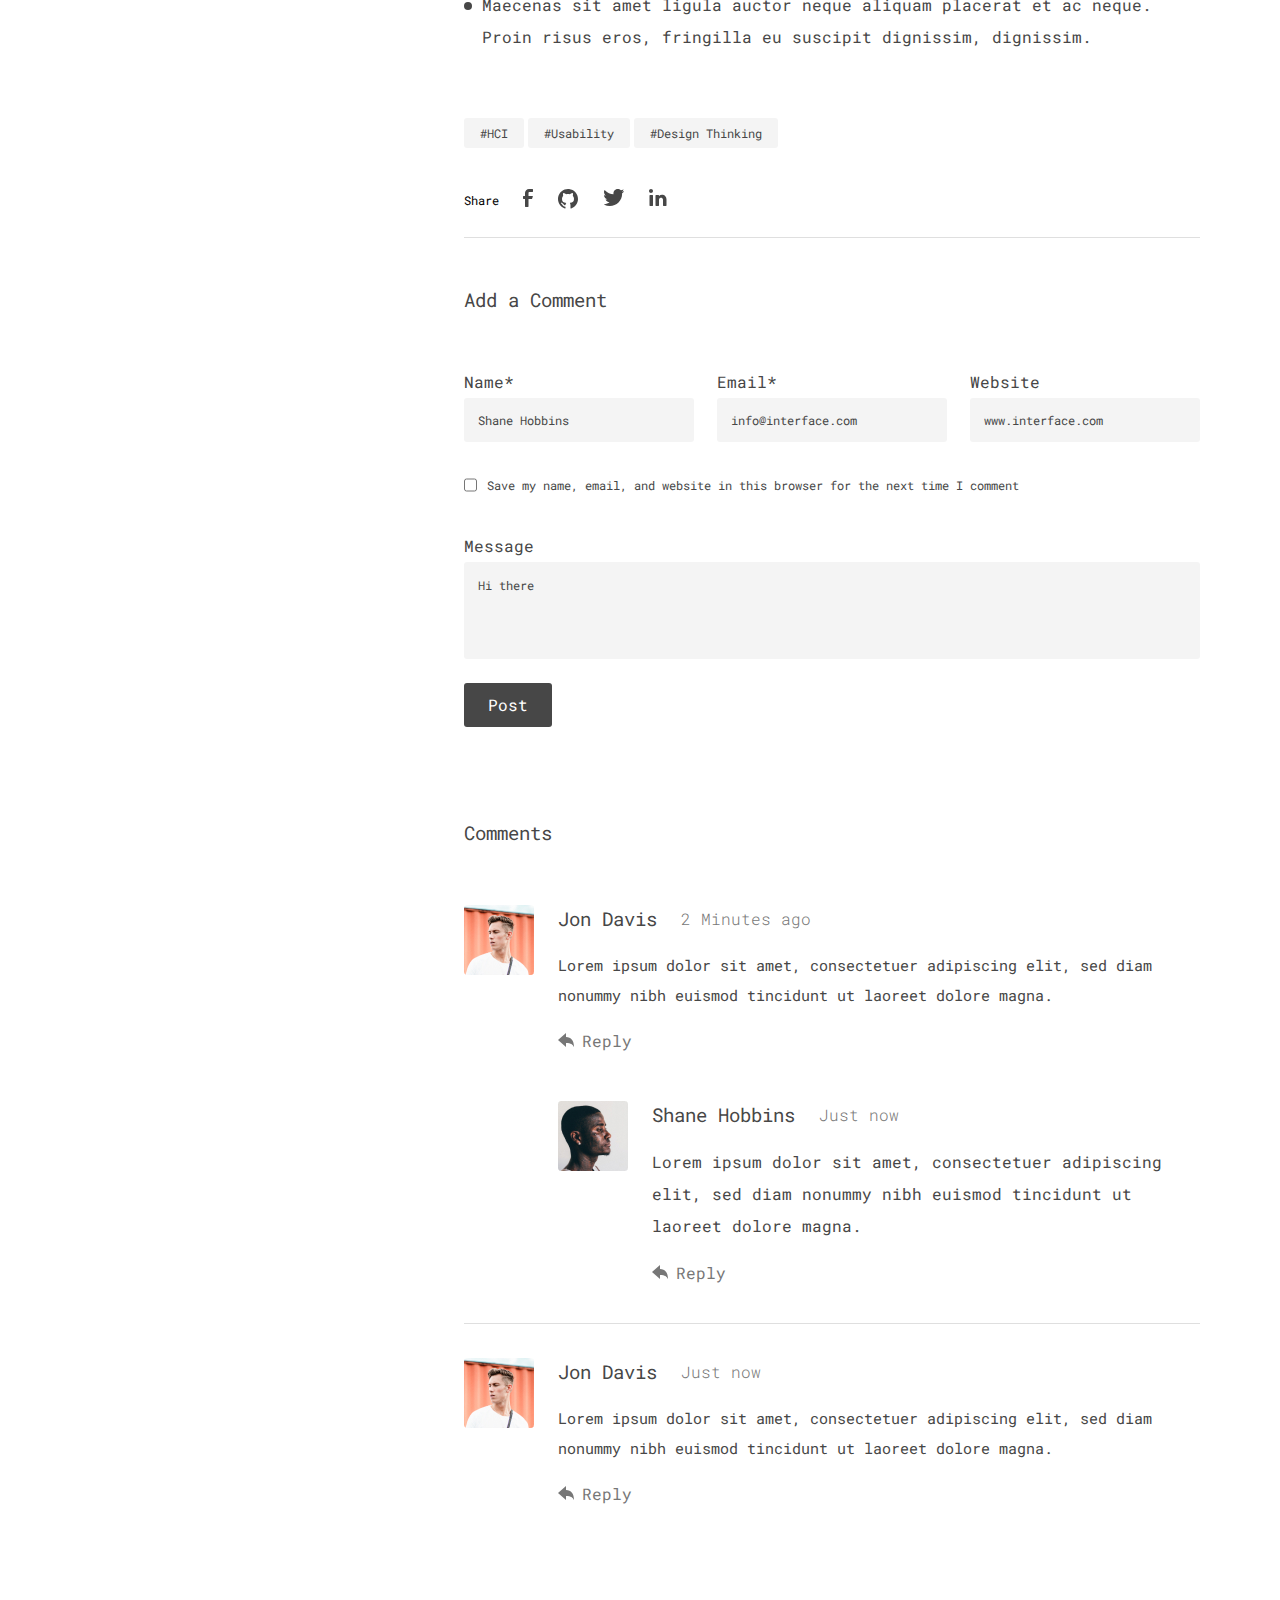
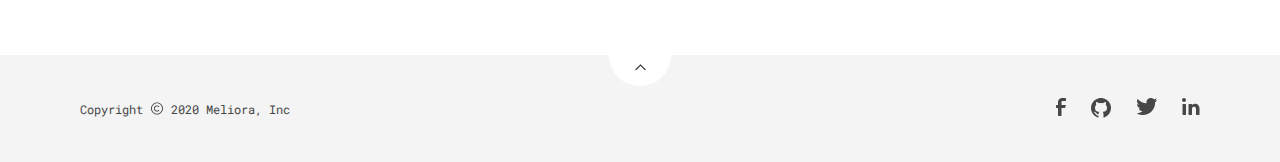
<file: articles/article_3.html>
<!DOCTYPE html>
<html lang="en">
<head>
	<title>The 7 Factors that Influence User Experience – Meliora</title>
	<link rel="stylesheet" href="../css/blog.css"/>
	<link rel="shortcut icon" href="../favicon.ico"/>
	<meta http-equiv="content-type" content="text/HTML; charset=UTF-8"/>
	<meta name="viewport" content="width=device-width"/>
</head>
<body>
	<div class="wrapper">
		<header class="header" id="top">
            <div class="container">
                <div class="header__row">
                    <div class="header__logo"><a href="../index.html">Meliora</a></div>
                    <div class="header__navigation primary-navigation">
                        <div class="primary-navigation__icon icon-menu">
                            <span></span>
                            <span></span>
                            <span></span>
                        </div>
                        <div class="primary-navigation__body">
                            <ul class="primary-navigtaion__list primary-menu">
                                <li class="primary-menu__item">
                                    <a href="../index.html" class="primary-menu__link">
                                        <span>Home</span>
                                    </a>
                                </li>
                                <li class="primary-menu__item item-active">
                                    <a href="#" class="primary-menu__link">
                                        <span>Blog</span>
                                    </a>
                                </li>
                                <li class="primary-menu__item">
                                    <a href="#" class="primary-menu__link">
                                        <span>Contact us</span>
                                    </a>
                                </li>
                                <li class="primary-menu__item primary-menu__item menu__item-has-child">
                                    <div class="primary-menu__link not-linked">
                                        <span>More</span>
                                        <span class="menu__link-icon">
                                            <svg width="11" height="6" viewBox="0 0 11 6" fill="none" xmlns="http://www.w3.org/2000/svg">
                                            <path d="M9.58583 0.0784063C9.6356 0.0282258 9.70335 1.0746e-08 9.77403 9.90319e-09C9.8447 9.06038e-09 9.91245 0.0282258 9.96223 0.0784063L10.5242 0.640348C10.5754 0.688449 10.6045 0.755607 10.6045 0.825895C10.6045 0.896183 10.5754 0.963341 10.5242 1.01144L5.65224 5.88337C5.57775 5.95796 5.47668 5.99991 5.37127 6L5.23343 6C5.12802 5.99991 5.02695 5.95796 4.95246 5.88337L0.0805311 1.01144C0.0292797 0.963341 0.000206958 0.896183 0.000206957 0.825895C0.000206956 0.755607 0.0292797 0.688449 0.0805311 0.640348L0.642473 0.0784065C0.692244 0.0282259 0.759995 1.17394e-07 0.830671 1.16552e-07C0.901348 1.15709e-07 0.969098 0.0282259 1.01887 0.0784064L5.30235 4.36189L9.58583 0.0784063Z" fill="#8a8a8a"/>
                                            </svg>
                                        </span>
                                    </div>
                                    <ul class="primary-menu__sub-menu secondary-menu">
                                        <li class="secondary-menu__item">
                                            <a href="#" class="secondary-menu__link">
                                                <span>Child 1</span>
                                            </a>
                                        </li>
                                        <li class="secondary-menu__item menu__item-has-child">
                                            <div class="secondary-menu__link not-linked">
                                                <span>Child 2</span>
                                                <span class="menu__link-icon">
                                                    <svg width="8" height="5" viewBox="0 0 8 5" fill="none" xmlns="http://www.w3.org/2000/svg">
                                                    <path d="M6.72143 0.421106C6.75305 0.387653 6.7961 0.368835 6.841 0.368835C6.88591 0.368835 6.92895 0.387653 6.96058 0.421106L7.31762 0.795734C7.35018 0.827801 7.36865 0.872573 7.36865 0.919432C7.36865 0.966291 7.35018 1.01106 7.31762 1.04313L4.22215 4.29108C4.17482 4.34081 4.11061 4.36877 4.04363 4.36884L3.95606 4.36884C3.88908 4.36877 3.82487 4.34081 3.77754 4.29108L0.682072 1.04313C0.649508 1.01106 0.631037 0.966291 0.631037 0.919432C0.631037 0.872573 0.649508 0.827801 0.682072 0.795734L1.03911 0.421106C1.07073 0.387652 1.11378 0.368835 1.15869 0.368835C1.20359 0.368835 1.24664 0.387652 1.27826 0.421106L3.99984 3.27676L6.72143 0.421106Z" fill="#8a8a8a"/>
                                                    </svg>
                                                </span>
                                            </div>
                                            <ul class="secondary-menu__sub-menu tertiary-menu">
                                                <li class="tertiary-menu__item">
                                                    <a href="#!" class="tertiary-menu__link">
                                                        <span>Child 1</span>
                                                    </a>
                                                </li>
                                                <li class="tertiary-menu__item menu__item-has-child">
                                                    <a href="#!" class="tertiary-menu__link">
                                                        <span>Child 2</span>
                                                    </a>
                                                </li>
                                                <li class="tertiary-menu__item">
                                                    <a href="#!" class="tertiary-menu__link">
                                                        <span>Child 3</span>
                                                    </a>
                                                </li>
                                            </ul>
                                        </li>
                                        <li class="secondary-menu__item">
                                            <a href="#" class="secondary-menu__link">
                                                <span>Child 3</span>
                                            </a>
                                        </li>
                                    </ul>
                                </li>
                            </ul>
                        </div>
                    </div>
                    <div class="header__search search">
                        <input class="search__input" placeholder="Search" type="search" name="search-content" value="">
                        <button class="search__button" type="submit" name="button">
                            <svg width="16" height="16" viewBox="0 0 16 16" fill="none" xmlns="http://www.w3.org/2000/svg">
                            <path fill-rule="evenodd" clip-rule="evenodd" d="M12.331 11.0715L15.8859 14.6313C16.0447 14.8079 16.0368 15.0783 15.8681 15.2454L15.246 15.8684C15.1626 15.9526 15.049 16 14.9305 16C14.812 16 14.6985 15.9526 14.615 15.8684L11.0601 12.3085C10.9618 12.21 10.8726 12.1028 10.7935 11.9881L10.127 11.0982C9.02413 11.9801 7.6546 12.4602 6.24327 12.4598C3.33502 12.4699 0.807867 10.461 0.157951 7.62231C-0.491966 4.78365 0.90881 1.87288 3.53098 0.613257C6.15315 -0.646363 9.29689 0.0813446 11.101 2.36555C12.9052 4.64977 12.8882 7.88086 11.0601 10.1459L11.9489 10.76C12.0877 10.849 12.2159 10.9535 12.331 11.0715ZM1.79968 6.23008C1.79968 8.68763 3.78915 10.6799 6.24329 10.6799C7.42181 10.6799 8.55206 10.2111 9.3854 9.37656C10.2187 8.54206 10.6869 7.41024 10.6869 6.23008C10.6869 3.77252 8.69743 1.78027 6.24329 1.78027C3.78915 1.78027 1.79968 3.77252 1.79968 6.23008Z" fill="white"/>
                            </svg>
                    </button>
                    </div>
                </div>
            </div>
        </header>
		<main class="main">
			<div class="container">
				<div class="main__row">
                    <div class="main__column sidebar-about">
                        <div class="sidebar-about__body">
                            <h2 class="sidebar-about__title">
                                What I do!
                            </h2>
                            <div class="sidebar-about__text">
                                Lorem ipsum dolor sit amet, consectetur adipiscing elit. Integer aliquet, orci in bibendum luctus, turpis ante pretium velit, eu rutrum augue erat ac eros. Cras ultricies mattis convallis.
                            </div>
                            <div class="sidebar-about__btn">
                                <a href="" class="sidebar-about__link">
                                    <span>Explore Me</span>
                                    <span class="link__span-has-icon">
                                        <svg width="4" height="8" viewBox="0 0 4 8" fill="none" xmlns="http://www.w3.org/2000/svg">
                                        <path d="M0.0522708 0.768491C0.0188171 0.730943 -1.2282e-07 0.679832 -1.13187e-07 0.626512C-1.03554e-07 0.573193 0.0188171 0.522082 0.0522708 0.484534L0.426899 0.0605983C0.458966 0.0219333 0.503738 8.52407e-08 0.550597 9.317e-08C0.597456 1.01099e-07 0.642227 0.0219333 0.674295 0.0605984L3.92225 3.73604C3.97197 3.79224 3.99994 3.86848 4 3.94801L4 4.05199C3.99994 4.13152 3.97197 4.20776 3.92225 4.26396L0.674293 7.9394C0.642226 7.97807 0.597454 8 0.550595 8C0.503736 8 0.458965 7.97807 0.426897 7.9394L0.0522696 7.51547C0.0188159 7.47792 -1.34174e-06 7.42681 -1.33211e-06 7.37349C-1.32248e-06 7.32017 0.0188159 7.26906 0.0522696 7.23151L2.90793 4L0.0522708 0.768491Z" fill="#474747"/>
                                        </svg>
                                    </span>
                                </a>
                            </div>
                            <div class="sidebar-about__socials socials">
                                <ul class="socials__list">
                                    <li class="socials__item">
                                        <a href="#">
                                            <svg width="10" height="18" viewBox="0 0 10 18" fill="none" xmlns="http://www.w3.org/2000/svg">
                                            <path d="M9.5 3H6.5C5.94772 3 5.5 3.44772 5.5 4V7H9.5C9.61374 6.99748 9.7216 7.05039 9.78923 7.14188C9.85685 7.23336 9.87578 7.35201 9.84 7.46L9.1 9.66C9.03181 9.86192 8.84312 9.99842 8.63 10H5.5V17.5C5.5 17.7761 5.27614 18 5 18H2.5C2.22386 18 2 17.7761 2 17.5V10H0.5C0.223858 10 0 9.77614 0 9.5V7.5C0 7.22386 0.223858 7 0.5 7H2V4C2 1.79086 3.79086 0 6 0H9.5C9.77614 0 10 0.223858 10 0.5V2.5C10 2.77614 9.77614 3 9.5 3Z" fill="#474747"/>
                                            </svg>
                                        </a>
                                    </li>
                                    <li class="socials__item">
                                        <a href="#">
                                            <svg width="21" height="20" viewBox="0 0 21 20" fill="none" xmlns="http://www.w3.org/2000/svg">
                                            <path d="M20.0015 10.0082C19.9982 14.3106 17.2434 18.1287 13.1615 19.4882C13.0087 19.5353 12.8427 19.5095 12.7115 19.4182C12.5802 19.3227 12.5022 19.1705 12.5015 19.0082V16.3382C12.5231 15.6191 12.3504 14.9074 12.0015 14.2782C11.9487 14.1959 11.9487 14.0905 12.0015 14.0082C12.042 13.9323 12.1163 13.8804 12.2015 13.8682C14.6415 13.6182 16.0015 12.6482 16.0015 10.0082C16.0603 8.77557 15.633 7.56907 14.8115 6.64821C14.9313 6.25922 14.9953 5.85519 15.0015 5.44821C14.9972 5.08333 14.9468 4.72045 14.8515 4.36821C14.7886 4.13333 14.563 3.98009 14.3215 4.00821C13.4052 4.13826 12.5523 4.55073 11.8815 5.18821C10.6396 4.94827 9.36332 4.94827 8.12147 5.18821C7.45062 4.55073 6.59772 4.13826 5.68147 4.00821C5.43996 3.98009 5.21435 4.13333 5.15147 4.36821C5.05616 4.72045 5.00576 5.08333 5.00147 5.44821C5.00769 5.85519 5.07166 6.25922 5.19147 6.64821C4.36995 7.56907 3.94265 8.77557 4.00147 10.0082C4.00147 12.7882 5.51147 13.7182 8.28147 13.9482C7.93762 14.3988 7.70158 14.9222 7.59147 15.4782C7.59147 15.4782 7.59147 15.5482 7.59147 15.5982C7.58666 15.6448 7.58666 15.6917 7.59147 15.7382C7.54986 16.0526 7.2672 16.2778 6.95147 16.2482C6.80093 16.2411 6.65393 16.2001 6.52147 16.1282C5.97668 15.7964 5.49575 15.3697 5.10147 14.8682C4.85026 14.5834 4.58317 14.3129 4.30147 14.0582C4.12248 13.9033 3.92416 13.7722 3.71147 13.6682C3.56243 13.5845 3.38052 13.5845 3.23147 13.6682C3.08839 13.76 3.00176 13.9182 3.00147 14.0882V14.1482C3.00176 14.3182 3.08839 14.4764 3.23147 14.5682C3.59044 14.8687 3.90077 15.2229 4.15147 15.6182C4.57485 16.2816 5.11331 16.8641 5.74147 17.3382C6.15535 17.6157 6.64321 17.762 7.14147 17.7582H7.50147V19.0082C7.5007 19.1705 7.42272 19.3227 7.29147 19.4182C7.16021 19.5095 6.99426 19.5353 6.84147 19.4882C1.99352 17.8735 -0.857286 12.8637 0.230845 7.87112C1.31897 2.87854 5.99597 -0.490604 11.0762 0.0585358C16.1563 0.607676 20.0054 4.89843 20.0015 10.0082Z" fill="#474747"/>
                                            </svg>
                                        </a>
                                    </li>
                                    <li class="socials__item">
                                        <a href="#">
                                            <svg width="20" height="17" viewBox="0 0 20 17" fill="none" xmlns="http://www.w3.org/2000/svg">
                                            <path d="M19.9698 2.46378C19.4537 3.15213 18.83 3.75258 18.1226 4.24195C18.1226 4.42177 18.1226 4.60158 18.1226 4.79139C18.1282 8.0568 16.8239 11.1879 14.5019 13.4828C12.18 15.7777 9.03469 17.0443 5.77114 16.9988C3.8844 17.0051 2.02183 16.5743 0.329325 15.7401C0.238065 15.7003 0.179203 15.61 0.17955 15.5103V15.4005C0.17955 15.257 0.295781 15.1407 0.43916 15.1407C2.29377 15.0796 4.08222 14.4366 5.55147 13.3026C3.87279 13.2688 2.3624 12.2744 1.66731 10.7453C1.6322 10.6617 1.64313 10.5659 1.69616 10.4925C1.74918 10.419 1.83663 10.3785 1.92692 10.3856C2.43711 10.4369 2.9524 10.3894 3.44464 10.2458C1.59151 9.86109 0.199097 8.32265 -0.000179413 6.43969C-0.00726198 6.34936 0.0332177 6.26187 0.106636 6.20882C0.180054 6.15577 0.275798 6.14483 0.35928 6.17996C0.856578 6.39939 1.39341 6.51496 1.93691 6.51961C0.31313 5.45384 -0.388234 3.42672 0.229475 1.58469C0.293237 1.4057 0.446425 1.27347 0.632746 1.2366C0.819067 1.19972 1.01104 1.26365 1.13811 1.40487C3.32929 3.73695 6.34002 5.12662 9.53547 5.28088C9.45362 4.95427 9.41336 4.61862 9.41565 4.28191C9.44554 2.51636 10.538 0.943567 12.1815 0.299861C13.825 -0.343846 15.6943 0.0689272 16.9144 1.34494C17.746 1.18651 18.55 0.907164 19.3008 0.515789C19.3558 0.481454 19.4255 0.481454 19.4805 0.515789C19.5148 0.57081 19.5148 0.640583 19.4805 0.695604C19.1169 1.52835 18.5025 2.2268 17.7232 2.69355C18.4056 2.6144 19.0761 2.45341 19.7201 2.21404C19.7744 2.17713 19.8456 2.17713 19.8999 2.21404C19.9453 2.23482 19.9793 2.27457 19.9927 2.32269C20.0062 2.37081 19.9978 2.42242 19.9698 2.46378Z" fill="#474747"/>
                                            </svg>
                                        </a>
                                    </li>
                                    <li class="socials__item">
                                        <a href="#">
                                            <svg width="18" height="17" viewBox="0 0 18 17" fill="none" xmlns="http://www.w3.org/2000/svg">
                                            <path fill-rule="evenodd" clip-rule="evenodd" d="M0 2C0 0.895431 0.89543 0 2 0C2.53043 0 3.03914 0.210713 3.41421 0.585787C3.78929 0.960859 4 1.46957 4 2C4 3.10457 3.10457 4 2 4C0.89543 4 0 3.10457 0 2ZM17.5 10.41C17.5345 8.24489 16.0574 6.34762 13.95 5.84999C12.5377 5.5459 11.0657 5.94466 10 6.91999V6.49999C10 6.22385 9.77614 5.99999 9.5 5.99999H7C6.72386 5.99999 6.5 6.22385 6.5 6.49999V16.5C6.5 16.7761 6.72386 17 7 17H9.5C9.77614 17 10 16.7761 10 16.5V10.86C9.97531 9.85571 10.6753 8.97867 11.66 8.77999C12.2464 8.67878 12.8473 8.8439 13.2997 9.2305C13.752 9.6171 14.0087 10.185 14 10.78V16.5C14 16.7761 14.2239 17 14.5 17H17C17.2761 17 17.5 16.7761 17.5 16.5V10.41ZM4 6.5V16.5C4 16.7761 3.77614 17 3.5 17H1C0.723858 17 0.5 16.7761 0.5 16.5V6.5C0.5 6.22386 0.723858 6 1 6H3.5C3.77614 6 4 6.22386 4 6.5Z" fill="#474747"/>
                                            </svg>
                                        </a>
                                    </li>
                                </ul>
                            </div>
                        </div>
                    </div>
					<div class="main__column blog-post">
						<div class="blog-post__body">
							<article class="article">
								<div class="article__header article-header">
									<div class="article-header__about">
										<div class="article-header__category">User Interface</div>
										<div class="article-header__title">
											<h2>
												The 7 Factors that Influence User Experience
											</h2>
										</div>
										<div class="article-header__date-n-author">
											<span>
												<time datetime="2020-10-24" class="article__date">October 24.2020</time>
												<cite class="article__author"><a href="#">Shane Hobbins</a></cite>
											</span>
										</div>
										<div class="article-header__cover">
											<img src="../images/blog/article-cover.jpg" alt="">
											<div class="article-header__cover-title">
												thanks for watching!
											</div>
										</div>
									</div>
								</div>
								<div class="article__content article-content">
									<div class="article-content__row">
										<p class="article-content__text">
											Lorem ipsum dolor sit amet, consectetur adipiscing elit. In mollis sagittis sem ac porta. Sed commodo ligula vitae mollis tristique. Maecenas egestas semper mauris. Duis tempus blandit ultrices. Proin elit nulla, viverra id suscipit quis, tristique a dolor. Sed dapibus, orci ac luctus tincidunt, massa erat porttitor odio, non imperdiet dui risus et elit.
										</p>
									</div>
									<div class="article-content__row">
										<h3 class="article-content__title">
											Information overload
										</h3>
										<p class="article-content__text">
											Vivamus dictum ultrices tortor. Ut imperdiet, enim in suscipit dignissim, mauris massa pellentesque augue, quis ultricies sem tortor et velit.
										</p>
									</div>
									<div class="article-content__row">
										<blockquote class="article-content__quote">
											<q>
												Sed commodo ligula vitae mollis tristique. Maecenas egestas semper mauris. Duis tempus blandit ultrices. Proin elit nulla, viverra id suscipit quis, tristique a dolor.
											</q>
											<cite>
												‘Designing For Sustainability, Tim Frick, 2014'
											</cite>
										</blockquote>
									</div>
									<div class="article-content__row">
										<h3 class="article-content__title">
											Lessons Learnt: Best Practice
										</h3>
										<ul class="article-content__list article-list">
											<li class="article-list__item">
												<span>Morbi congue odio vel luctus aliquam. Morbi accumsan sapien at lorem ultricies aliquam eu eu nisl. Suspendisse.</span>
											</li>
											<li class="article-list__item">
												<span>Maecenas sit amet ligula auctor neque aliquam placerat et ac neque. Proin risus eros, fringilla eu suscipit dignissim, dignissim.</span>
											</li>
										</ul>
									</div>
								</div>
								<div class="article__bottom article-bottom">
									<div class="article-bottom__tags tags">
										<ul class="tags__list">
											<li class="tags__item">
												<a href="#" class="tags__link">
													<span>HCI</span>
												</a>
											</li>
											<li class="tags__item">
												<a href="#" class="tags__link">
													<span>Usability</span>
												</a>
											</li>
											<li class="tags__item">
												<a href="#" class="tags__link">
													<span>Design Thinking</span>
												</a>
											</li>
										</ul>
									</div>
									<div class="article-bottom__share-in-socials">
										<span class="article-bottom__share">Share</span>
										<div class="article-bottom__socials socials">
											<ul class="socials__list">
												<li class="socials__item">
													<a href="#">
														<svg width="10" height="18" viewBox="0 0 10 18" fill="none" xmlns="http://www.w3.org/2000/svg">
														<path d="M9.5 3H6.5C5.94772 3 5.5 3.44772 5.5 4V7H9.5C9.61374 6.99748 9.7216 7.05039 9.78923 7.14188C9.85685 7.23336 9.87578 7.35201 9.84 7.46L9.1 9.66C9.03181 9.86192 8.84312 9.99842 8.63 10H5.5V17.5C5.5 17.7761 5.27614 18 5 18H2.5C2.22386 18 2 17.7761 2 17.5V10H0.5C0.223858 10 0 9.77614 0 9.5V7.5C0 7.22386 0.223858 7 0.5 7H2V4C2 1.79086 3.79086 0 6 0H9.5C9.77614 0 10 0.223858 10 0.5V2.5C10 2.77614 9.77614 3 9.5 3Z" fill="#474747"/>
														</svg>
													</a>
												</li>
												<li class="socials__item">
													<a href="#">
														<svg width="21" height="20" viewBox="0 0 21 20" fill="none" xmlns="http://www.w3.org/2000/svg">
														<path d="M20.0015 10.0082C19.9982 14.3106 17.2434 18.1287 13.1615 19.4882C13.0087 19.5353 12.8427 19.5095 12.7115 19.4182C12.5802 19.3227 12.5022 19.1705 12.5015 19.0082V16.3382C12.5231 15.6191 12.3504 14.9074 12.0015 14.2782C11.9487 14.1959 11.9487 14.0905 12.0015 14.0082C12.042 13.9323 12.1163 13.8804 12.2015 13.8682C14.6415 13.6182 16.0015 12.6482 16.0015 10.0082C16.0603 8.77557 15.633 7.56907 14.8115 6.64821C14.9313 6.25922 14.9953 5.85519 15.0015 5.44821C14.9972 5.08333 14.9468 4.72045 14.8515 4.36821C14.7886 4.13333 14.563 3.98009 14.3215 4.00821C13.4052 4.13826 12.5523 4.55073 11.8815 5.18821C10.6396 4.94827 9.36332 4.94827 8.12147 5.18821C7.45062 4.55073 6.59772 4.13826 5.68147 4.00821C5.43996 3.98009 5.21435 4.13333 5.15147 4.36821C5.05616 4.72045 5.00576 5.08333 5.00147 5.44821C5.00769 5.85519 5.07166 6.25922 5.19147 6.64821C4.36995 7.56907 3.94265 8.77557 4.00147 10.0082C4.00147 12.7882 5.51147 13.7182 8.28147 13.9482C7.93762 14.3988 7.70158 14.9222 7.59147 15.4782C7.59147 15.4782 7.59147 15.5482 7.59147 15.5982C7.58666 15.6448 7.58666 15.6917 7.59147 15.7382C7.54986 16.0526 7.2672 16.2778 6.95147 16.2482C6.80093 16.2411 6.65393 16.2001 6.52147 16.1282C5.97668 15.7964 5.49575 15.3697 5.10147 14.8682C4.85026 14.5834 4.58317 14.3129 4.30147 14.0582C4.12248 13.9033 3.92416 13.7722 3.71147 13.6682C3.56243 13.5845 3.38052 13.5845 3.23147 13.6682C3.08839 13.76 3.00176 13.9182 3.00147 14.0882V14.1482C3.00176 14.3182 3.08839 14.4764 3.23147 14.5682C3.59044 14.8687 3.90077 15.2229 4.15147 15.6182C4.57485 16.2816 5.11331 16.8641 5.74147 17.3382C6.15535 17.6157 6.64321 17.762 7.14147 17.7582H7.50147V19.0082C7.5007 19.1705 7.42272 19.3227 7.29147 19.4182C7.16021 19.5095 6.99426 19.5353 6.84147 19.4882C1.99352 17.8735 -0.857286 12.8637 0.230845 7.87112C1.31897 2.87854 5.99597 -0.490604 11.0762 0.0585358C16.1563 0.607676 20.0054 4.89843 20.0015 10.0082Z" fill="#474747"/>
														</svg>
													</a>
												</li>
												<li class="socials__item">
													<a href="#">
														<svg width="20" height="17" viewBox="0 0 20 17" fill="none" xmlns="http://www.w3.org/2000/svg">
														<path d="M19.9698 2.46378C19.4537 3.15213 18.83 3.75258 18.1226 4.24195C18.1226 4.42177 18.1226 4.60158 18.1226 4.79139C18.1282 8.0568 16.8239 11.1879 14.5019 13.4828C12.18 15.7777 9.03469 17.0443 5.77114 16.9988C3.8844 17.0051 2.02183 16.5743 0.329325 15.7401C0.238065 15.7003 0.179203 15.61 0.17955 15.5103V15.4005C0.17955 15.257 0.295781 15.1407 0.43916 15.1407C2.29377 15.0796 4.08222 14.4366 5.55147 13.3026C3.87279 13.2688 2.3624 12.2744 1.66731 10.7453C1.6322 10.6617 1.64313 10.5659 1.69616 10.4925C1.74918 10.419 1.83663 10.3785 1.92692 10.3856C2.43711 10.4369 2.9524 10.3894 3.44464 10.2458C1.59151 9.86109 0.199097 8.32265 -0.000179413 6.43969C-0.00726198 6.34936 0.0332177 6.26187 0.106636 6.20882C0.180054 6.15577 0.275798 6.14483 0.35928 6.17996C0.856578 6.39939 1.39341 6.51496 1.93691 6.51961C0.31313 5.45384 -0.388234 3.42672 0.229475 1.58469C0.293237 1.4057 0.446425 1.27347 0.632746 1.2366C0.819067 1.19972 1.01104 1.26365 1.13811 1.40487C3.32929 3.73695 6.34002 5.12662 9.53547 5.28088C9.45362 4.95427 9.41336 4.61862 9.41565 4.28191C9.44554 2.51636 10.538 0.943567 12.1815 0.299861C13.825 -0.343846 15.6943 0.0689272 16.9144 1.34494C17.746 1.18651 18.55 0.907164 19.3008 0.515789C19.3558 0.481454 19.4255 0.481454 19.4805 0.515789C19.5148 0.57081 19.5148 0.640583 19.4805 0.695604C19.1169 1.52835 18.5025 2.2268 17.7232 2.69355C18.4056 2.6144 19.0761 2.45341 19.7201 2.21404C19.7744 2.17713 19.8456 2.17713 19.8999 2.21404C19.9453 2.23482 19.9793 2.27457 19.9927 2.32269C20.0062 2.37081 19.9978 2.42242 19.9698 2.46378Z" fill="#474747"/>
														</svg>
													</a>
												</li>
												<li class="socials__item">
													<a href="#">
														<svg width="18" height="17" viewBox="0 0 18 17" fill="none" xmlns="http://www.w3.org/2000/svg">
														<path fill-rule="evenodd" clip-rule="evenodd" d="M0 2C0 0.895431 0.89543 0 2 0C2.53043 0 3.03914 0.210713 3.41421 0.585787C3.78929 0.960859 4 1.46957 4 2C4 3.10457 3.10457 4 2 4C0.89543 4 0 3.10457 0 2ZM17.5 10.41C17.5345 8.24489 16.0574 6.34762 13.95 5.84999C12.5377 5.5459 11.0657 5.94466 10 6.91999V6.49999C10 6.22385 9.77614 5.99999 9.5 5.99999H7C6.72386 5.99999 6.5 6.22385 6.5 6.49999V16.5C6.5 16.7761 6.72386 17 7 17H9.5C9.77614 17 10 16.7761 10 16.5V10.86C9.97531 9.85571 10.6753 8.97867 11.66 8.77999C12.2464 8.67878 12.8473 8.8439 13.2997 9.2305C13.752 9.6171 14.0087 10.185 14 10.78V16.5C14 16.7761 14.2239 17 14.5 17H17C17.2761 17 17.5 16.7761 17.5 16.5V10.41ZM4 6.5V16.5C4 16.7761 3.77614 17 3.5 17H1C0.723858 17 0.5 16.7761 0.5 16.5V6.5C0.5 6.22386 0.723858 6 1 6H3.5C3.77614 6 4 6.22386 4 6.5Z" fill="#474747"/>
														</svg>
													</a>
												</li>
											</ul>
										</div>
									</div>
									<div class="article-bottom__comments comments">
										<div class="comments__respond c-respond">
											<div class="c-respond__header">
												<div class="c-respond__title">Add a Comment</div>
											</div>
											<div class="c-respond__form">
												<form action="#" method="get" enctype="multipart/form-data">
													<div class="c-respond__row row-user_data">
														<div class="row-user_data__column row-user_data__column-required">
															<h4 class="row-user_data__title">Name</h4>
															<input placeholder="Shane Hobbins" type="text" required class="row-user_data__input row-user_data__input-name">
														</div>
														<div class="row-user_data__column row-user_data__column-required">
															<h4 class="row-user_data__title">Email</h4>
															<input placeholder="info@interface.com" type="text" required class="row-user_data__input row-user_data__input-email">
														</div>
														<div class="row-user_data__column">
															<div class="row-user_data__title">Website</div>
															<input placeholder="www.interface.com" type="text" class="row-user_data__input row-user_data__input-website">
														</div>
													</div>
													<div class="c-respond__row-checkbox checkbox-user_data">
														<div class="row-user_data__column row-user_data__column-memorizing">
															<div><input type="checkbox" name="do-we-need-to-memozire-your-data" value="yes"><p>Save my name, email, and website in this browser for the next time I comment</p></div>
														</div>
													</div>
													<div class="c-respond__row row-user_message">
														<div class="row-user_message__title">Message</div>
														<textarea placeholder="Hi there" name="row-user_message" required class="row-user_message__textarea"></textarea>
													</div>
													<button class="c-respond__button" type="submit" name="c-respond__button"><span>Post</span></button>
												</form>
											</div>
										</div>
										<div class="comments__responses c-responses">
											<div class="c-responses__title">Comments</div>
											<div class="c-responses__content">
												<div class="c-responses__main-comment main-comment">
													<div class="main-comment__body">
														<div class="main-comment__avatar">
															<img src="../images/blog/comments/avatar-1.jpg" alt="">
														</div>
														<div class="main-comment__content">
															<div class="main-comment__name-n-time">
																<div class="main-comment__name">Jon Davis</div>
																<div class="main-comment__time"><time datetime="2020-10-24 8:00">2 Minutes ago</time></div>
															</div>
															<div class="main-comment__message">
																Lorem ipsum dolor sit amet, consectetuer adipiscing elit, sed diam nonummy nibh euismod tincidunt ut laoreet dolore magna.
															</div>
															<a href="#" class="main-comment__reply">
																<svg width="16" height="14" viewBox="0 0 16 14" fill="none" xmlns="http://www.w3.org/2000/svg">
																<path d="M8 4C13.2 4 16 7.8 16 14C14.5 11.6 13.3 10 8 10V14L0 7L8 0V4Z" fill="#777777"/>
																</svg>
																<span>Reply</span>
															</a>
														</div>
													</div>
													<div class="main-comment__answers answers">
														<div class="answers__body">
															<div class="answers__main-row answer">
																<div class="answer__body">
																	<div class="answer__avatar">
																		<img src="../images/blog/comments/avatar-2.jpg" alt="">
																	</div>
																	<div class="answer__content">
																		<div class="answer__name-n-time">
																			<div class="answer__name">Shane Hobbins</div>
																			<div class="answer__time"><time datetime="2020-10-24 8:02">Just now</time></div>
																		</div>
																		<div class="answer__message">
																			Lorem ipsum dolor sit amet, consectetuer adipiscing elit, sed diam nonummy nibh euismod tincidunt ut laoreet dolore magna.
																		</div>
																		<a href="#" class="answer__reply">
																			<svg width="16" height="14" viewBox="0 0 16 14" fill="none" xmlns="http://www.w3.org/2000/svg">
																			<path d="M8 4C13.2 4 16 7.8 16 14C14.5 11.6 13.3 10 8 10V14L0 7L8 0V4Z" fill="#777777"/>
																			</svg>
																			<span>Reply</span>
																		</a>
																	</div>
																</div>
															</div>
														</div>
													</div>
												</div>
												<div class="c-responses__main-comment main-comment">
													<div class="main-comment__body">
														<div class="main-comment__avatar">
															<img src="../images/blog/comments/avatar-1.jpg" alt="">
														</div>
														<div class="main-comment__content">
															<div class="main-comment__name-n-time">
																<div class="main-comment__name">Jon Davis</div>
																<div class="main-comment__time"><time datetime="2020-10-24 8:02">Just now</time></div>
															</div>
															<div class="main-comment__message">
																Lorem ipsum dolor sit amet, consectetuer adipiscing elit, sed diam nonummy nibh euismod tincidunt ut laoreet dolore magna.
															</div>
															<a href="#" class="main-comment__reply">
																<svg width="16" height="14" viewBox="0 0 16 14" fill="none" xmlns="http://www.w3.org/2000/svg">
																<path d="M8 4C13.2 4 16 7.8 16 14C14.5 11.6 13.3 10 8 10V14L0 7L8 0V4Z" fill="#777777"/>
																</svg>
																<span>Reply</span>
															</a>
														</div>
													</div>
												</div>
											</div>
										</div>
									</div>
								</div>
							</article>
						</div>
					</div>
				</div>
			</div>
			</main>
        <footer class="footer">
            <div class="container">
                <div class="footer__row">
                    <div class="footer__copyright">
                        <span class="copyright">Copyright <img src="../images/footer/copyright-icon.svg" alt="" style="width: 12px; height: 12.83px;"></span>
                        <span>2020 Meliora, Inc</span>
                    </div>
                    <div class="footer__back-2-header back-2-header">
                        <a href="#top" class="back-2-header__link">
                            <svg width="12" height="7" viewBox="0 0 12 7" fill="none" xmlns="http://www.w3.org/2000/svg">
                            <path d="M1.7169 6.22372C1.66713 6.2739 1.59938 6.30212 1.52871 6.30212C1.45803 6.30212 1.39028 6.2739 1.34051 6.22372L0.778567 5.66178C0.727315 5.61368 0.698242 5.54652 0.698242 5.47623C0.698242 5.40594 0.727315 5.33878 0.778567 5.29068L5.6505 0.418753C5.72499 0.344167 5.82605 0.302217 5.93147 0.302124L6.0693 0.302124C6.17472 0.302217 6.27578 0.344167 6.35027 0.418753L11.2222 5.29068C11.2735 5.33878 11.3025 5.40594 11.3025 5.47623C11.3025 5.54652 11.2735 5.61367 11.2222 5.66178L10.6603 6.22372C10.6105 6.2739 10.5427 6.30212 10.4721 6.30212C10.4014 6.30212 10.3336 6.2739 10.2839 6.22372L6.00038 1.94024L1.7169 6.22372Z" fill="#474747"/>
                            </svg>

                        </a>
                    </div>
                    <div class="footer__socials socials">
                        <ul class="socials__list">	<li class="socials__item">
                                <a href="#">
                                    <svg width="10" height="18" viewBox="0 0 10 18" fill="none" xmlns="http://www.w3.org/2000/svg">
                                    <path d="M9.5 3H6.5C5.94772 3 5.5 3.44772 5.5 4V7H9.5C9.61374 6.99748 9.7216 7.05039 9.78923 7.14188C9.85685 7.23336 9.87578 7.35201 9.84 7.46L9.1 9.66C9.03181 9.86192 8.84312 9.99842 8.63 10H5.5V17.5C5.5 17.7761 5.27614 18 5 18H2.5C2.22386 18 2 17.7761 2 17.5V10H0.5C0.223858 10 0 9.77614 0 9.5V7.5C0 7.22386 0.223858 7 0.5 7H2V4C2 1.79086 3.79086 0 6 0H9.5C9.77614 0 10 0.223858 10 0.5V2.5C10 2.77614 9.77614 3 9.5 3Z" fill="#474747"/>
                                    </svg>
                                </a>
                            </li>
                            <li class="socials__item">
                                <a href="#">
                                    <svg width="21" height="20" viewBox="0 0 21 20" fill="none" xmlns="http://www.w3.org/2000/svg">
                                    <path d="M20.0015 10.0082C19.9982 14.3106 17.2434 18.1287 13.1615 19.4882C13.0087 19.5353 12.8427 19.5095 12.7115 19.4182C12.5802 19.3227 12.5022 19.1705 12.5015 19.0082V16.3382C12.5231 15.6191 12.3504 14.9074 12.0015 14.2782C11.9487 14.1959 11.9487 14.0905 12.0015 14.0082C12.042 13.9323 12.1163 13.8804 12.2015 13.8682C14.6415 13.6182 16.0015 12.6482 16.0015 10.0082C16.0603 8.77557 15.633 7.56907 14.8115 6.64821C14.9313 6.25922 14.9953 5.85519 15.0015 5.44821C14.9972 5.08333 14.9468 4.72045 14.8515 4.36821C14.7886 4.13333 14.563 3.98009 14.3215 4.00821C13.4052 4.13826 12.5523 4.55073 11.8815 5.18821C10.6396 4.94827 9.36332 4.94827 8.12147 5.18821C7.45062 4.55073 6.59772 4.13826 5.68147 4.00821C5.43996 3.98009 5.21435 4.13333 5.15147 4.36821C5.05616 4.72045 5.00576 5.08333 5.00147 5.44821C5.00769 5.85519 5.07166 6.25922 5.19147 6.64821C4.36995 7.56907 3.94265 8.77557 4.00147 10.0082C4.00147 12.7882 5.51147 13.7182 8.28147 13.9482C7.93762 14.3988 7.70158 14.9222 7.59147 15.4782C7.59147 15.4782 7.59147 15.5482 7.59147 15.5982C7.58666 15.6448 7.58666 15.6917 7.59147 15.7382C7.54986 16.0526 7.2672 16.2778 6.95147 16.2482C6.80093 16.2411 6.65393 16.2001 6.52147 16.1282C5.97668 15.7964 5.49575 15.3697 5.10147 14.8682C4.85026 14.5834 4.58317 14.3129 4.30147 14.0582C4.12248 13.9033 3.92416 13.7722 3.71147 13.6682C3.56243 13.5845 3.38052 13.5845 3.23147 13.6682C3.08839 13.76 3.00176 13.9182 3.00147 14.0882V14.1482C3.00176 14.3182 3.08839 14.4764 3.23147 14.5682C3.59044 14.8687 3.90077 15.2229 4.15147 15.6182C4.57485 16.2816 5.11331 16.8641 5.74147 17.3382C6.15535 17.6157 6.64321 17.762 7.14147 17.7582H7.50147V19.0082C7.5007 19.1705 7.42272 19.3227 7.29147 19.4182C7.16021 19.5095 6.99426 19.5353 6.84147 19.4882C1.99352 17.8735 -0.857286 12.8637 0.230845 7.87112C1.31897 2.87854 5.99597 -0.490604 11.0762 0.0585358C16.1563 0.607676 20.0054 4.89843 20.0015 10.0082Z" fill="#474747"/>
                                    </svg>
                                </a>
                            </li>
                            <li class="socials__item">
                                <a href="#">
                                    <svg width="20" height="17" viewBox="0 0 20 17" fill="none" xmlns="http://www.w3.org/2000/svg">
                                    <path d="M19.9698 2.46378C19.4537 3.15213 18.83 3.75258 18.1226 4.24195C18.1226 4.42177 18.1226 4.60158 18.1226 4.79139C18.1282 8.0568 16.8239 11.1879 14.5019 13.4828C12.18 15.7777 9.03469 17.0443 5.77114 16.9988C3.8844 17.0051 2.02183 16.5743 0.329325 15.7401C0.238065 15.7003 0.179203 15.61 0.17955 15.5103V15.4005C0.17955 15.257 0.295781 15.1407 0.43916 15.1407C2.29377 15.0796 4.08222 14.4366 5.55147 13.3026C3.87279 13.2688 2.3624 12.2744 1.66731 10.7453C1.6322 10.6617 1.64313 10.5659 1.69616 10.4925C1.74918 10.419 1.83663 10.3785 1.92692 10.3856C2.43711 10.4369 2.9524 10.3894 3.44464 10.2458C1.59151 9.86109 0.199097 8.32265 -0.000179413 6.43969C-0.00726198 6.34936 0.0332177 6.26187 0.106636 6.20882C0.180054 6.15577 0.275798 6.14483 0.35928 6.17996C0.856578 6.39939 1.39341 6.51496 1.93691 6.51961C0.31313 5.45384 -0.388234 3.42672 0.229475 1.58469C0.293237 1.4057 0.446425 1.27347 0.632746 1.2366C0.819067 1.19972 1.01104 1.26365 1.13811 1.40487C3.32929 3.73695 6.34002 5.12662 9.53547 5.28088C9.45362 4.95427 9.41336 4.61862 9.41565 4.28191C9.44554 2.51636 10.538 0.943567 12.1815 0.299861C13.825 -0.343846 15.6943 0.0689272 16.9144 1.34494C17.746 1.18651 18.55 0.907164 19.3008 0.515789C19.3558 0.481454 19.4255 0.481454 19.4805 0.515789C19.5148 0.57081 19.5148 0.640583 19.4805 0.695604C19.1169 1.52835 18.5025 2.2268 17.7232 2.69355C18.4056 2.6144 19.0761 2.45341 19.7201 2.21404C19.7744 2.17713 19.8456 2.17713 19.8999 2.21404C19.9453 2.23482 19.9793 2.27457 19.9927 2.32269C20.0062 2.37081 19.9978 2.42242 19.9698 2.46378Z" fill="#474747"/>
                                    </svg>
                                </a>
                            </li>
                            <li class="socials__item">
                                <a href="#">
                                    <svg width="18" height="17" viewBox="0 0 18 17" fill="none" xmlns="http://www.w3.org/2000/svg">
                                    <path fill-rule="evenodd" clip-rule="evenodd" d="M0 2C0 0.895431 0.89543 0 2 0C2.53043 0 3.03914 0.210713 3.41421 0.585787C3.78929 0.960859 4 1.46957 4 2C4 3.10457 3.10457 4 2 4C0.89543 4 0 3.10457 0 2ZM17.5 10.41C17.5345 8.24489 16.0574 6.34762 13.95 5.84999C12.5377 5.5459 11.0657 5.94466 10 6.91999V6.49999C10 6.22385 9.77614 5.99999 9.5 5.99999H7C6.72386 5.99999 6.5 6.22385 6.5 6.49999V16.5C6.5 16.7761 6.72386 17 7 17H9.5C9.77614 17 10 16.7761 10 16.5V10.86C9.97531 9.85571 10.6753 8.97867 11.66 8.77999C12.2464 8.67878 12.8473 8.8439 13.2997 9.2305C13.752 9.6171 14.0087 10.185 14 10.78V16.5C14 16.7761 14.2239 17 14.5 17H17C17.2761 17 17.5 16.7761 17.5 16.5V10.41ZM4 6.5V16.5C4 16.7761 3.77614 17 3.5 17H1C0.723858 17 0.5 16.7761 0.5 16.5V6.5C0.5 6.22386 0.723858 6 1 6H3.5C3.77614 6 4 6.22386 4 6.5Z" fill="#474747"/>
                                    </svg>
                                </a>
                            </li>
                        </ul>
                    </div>
                </div>
            </div>
        </footer>
	</div>
	<script src="../js/jquery.js"></script>
	<script src="../js/script.js"></script>
</body>
</html>
</file>
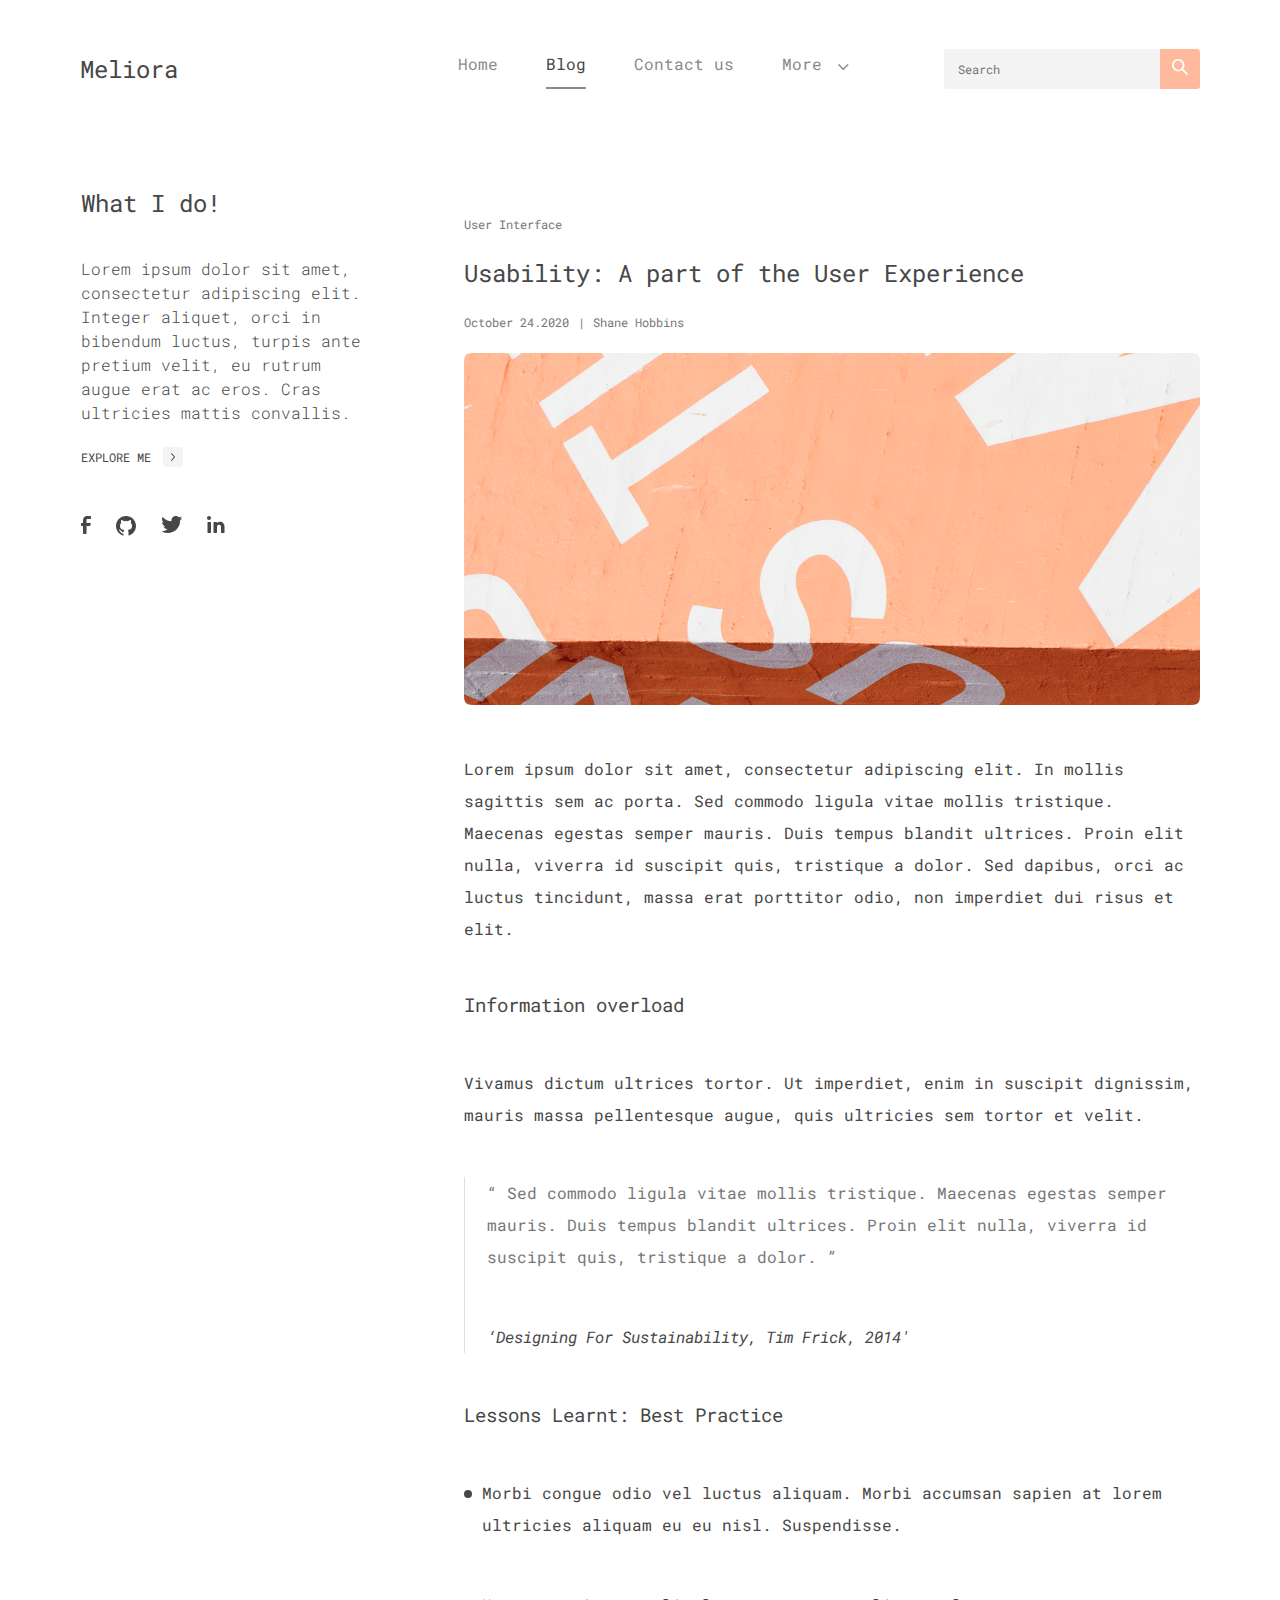
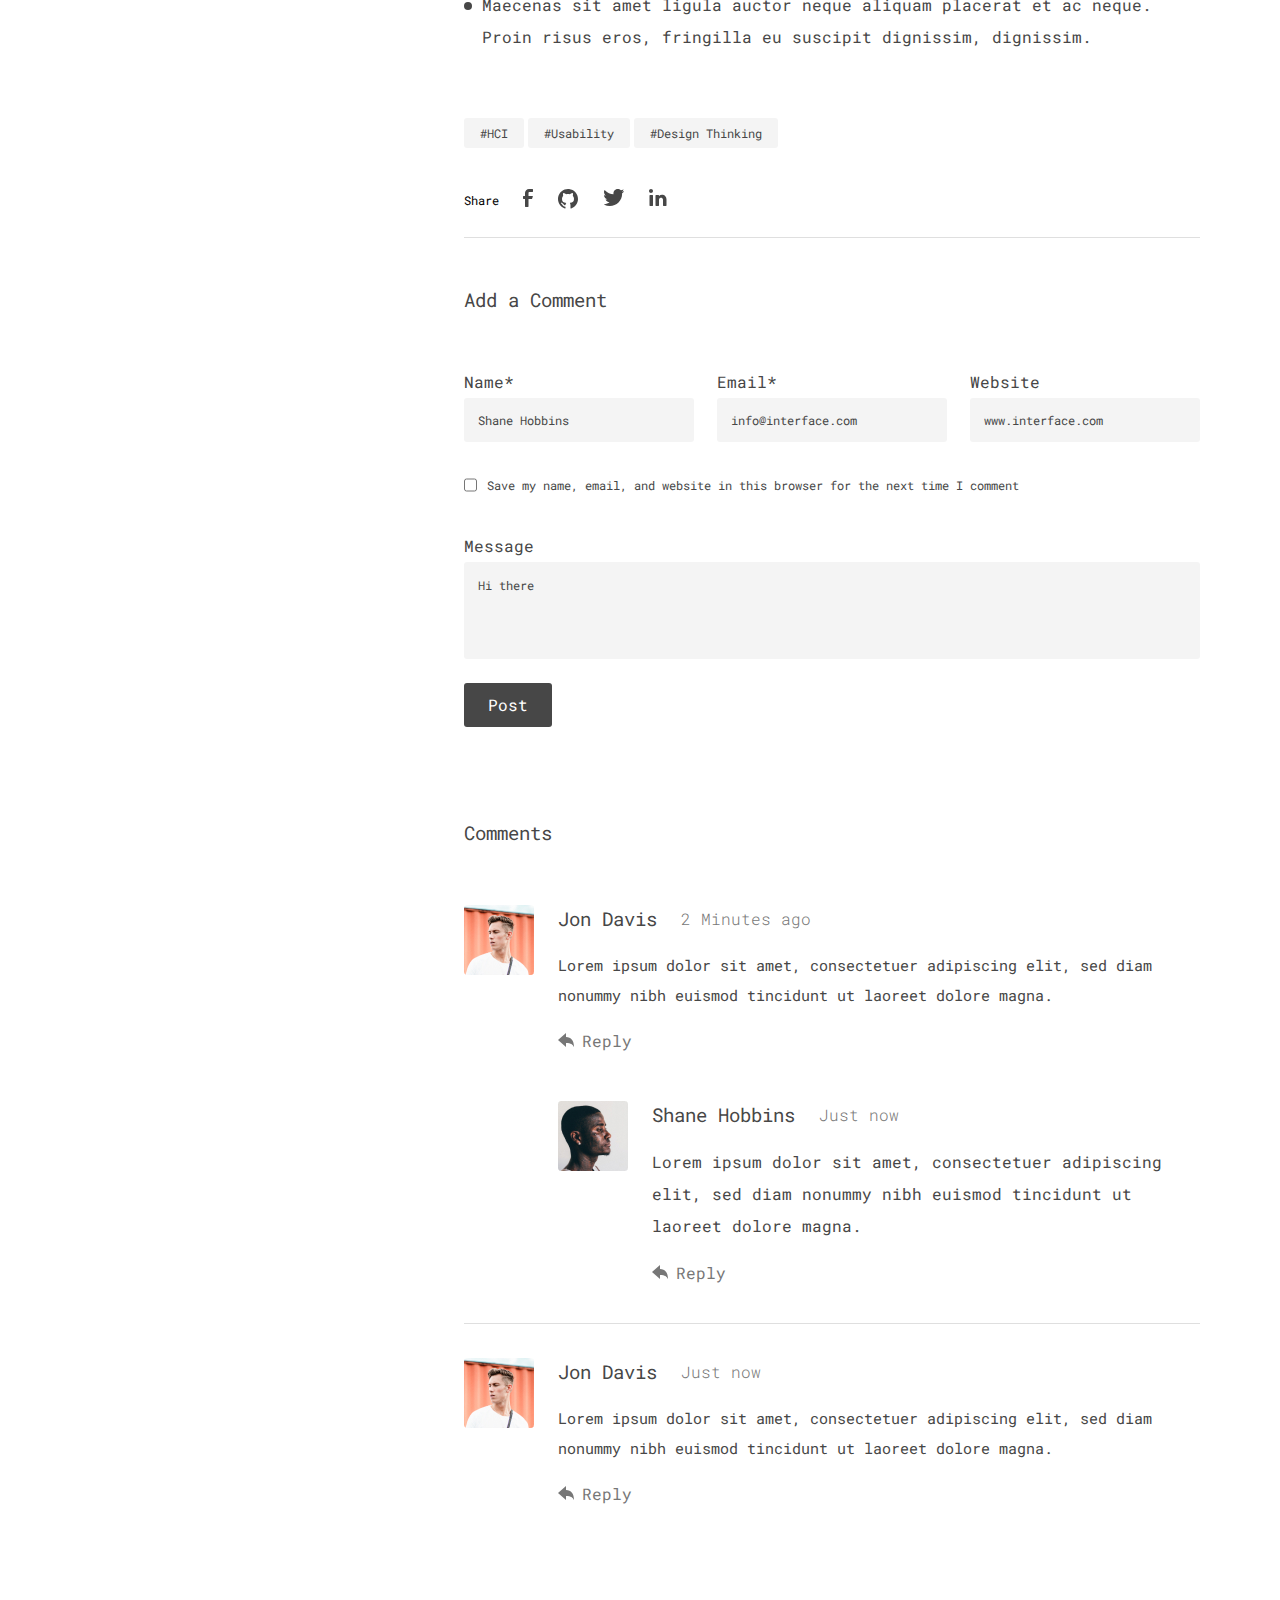
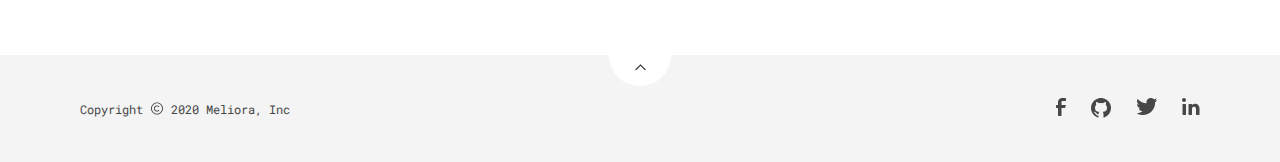
<file: articles/article_4.html>
<!DOCTYPE html>
<html lang="en">
<head>
	<title>Usability: A part of the User Experience – Meliora</title>
	<link rel="stylesheet" href="../css/blog.css"/>
	<link rel="shortcut icon" href="../favicon.ico"/>
	<meta http-equiv="content-type" content="text/HTML; charset=UTF-8"/>
	<meta name="viewport" content="width=device-width"/>
</head>
<body>
	<div class="wrapper">
		<header class="header" id="top">
            <div class="container">
                <div class="header__row">
                    <div class="header__logo"><a href="../index.html">Meliora</a></div>
                    <div class="header__navigation primary-navigation">
                        <div class="primary-navigation__icon icon-menu">
                            <span></span>
                            <span></span>
                            <span></span>
                        </div>
                        <div class="primary-navigation__body">
                            <ul class="primary-navigtaion__list primary-menu">
                                <li class="primary-menu__item">
                                    <a href="../index.html" class="primary-menu__link">
                                        <span>Home</span>
                                    </a>
                                </li>
                                <li class="primary-menu__item item-active">
                                    <a href="#" class="primary-menu__link">
                                        <span>Blog</span>
                                    </a>
                                </li>
                                <li class="primary-menu__item">
                                    <a href="#" class="primary-menu__link">
                                        <span>Contact us</span>
                                    </a>
                                </li>
                                <li class="primary-menu__item primary-menu__item menu__item-has-child">
                                    <div class="primary-menu__link not-linked">
                                        <span>More</span>
                                        <span class="menu__link-icon">
                                            <svg width="11" height="6" viewBox="0 0 11 6" fill="none" xmlns="http://www.w3.org/2000/svg">
                                            <path d="M9.58583 0.0784063C9.6356 0.0282258 9.70335 1.0746e-08 9.77403 9.90319e-09C9.8447 9.06038e-09 9.91245 0.0282258 9.96223 0.0784063L10.5242 0.640348C10.5754 0.688449 10.6045 0.755607 10.6045 0.825895C10.6045 0.896183 10.5754 0.963341 10.5242 1.01144L5.65224 5.88337C5.57775 5.95796 5.47668 5.99991 5.37127 6L5.23343 6C5.12802 5.99991 5.02695 5.95796 4.95246 5.88337L0.0805311 1.01144C0.0292797 0.963341 0.000206958 0.896183 0.000206957 0.825895C0.000206956 0.755607 0.0292797 0.688449 0.0805311 0.640348L0.642473 0.0784065C0.692244 0.0282259 0.759995 1.17394e-07 0.830671 1.16552e-07C0.901348 1.15709e-07 0.969098 0.0282259 1.01887 0.0784064L5.30235 4.36189L9.58583 0.0784063Z" fill="#8a8a8a"/>
                                            </svg>
                                        </span>
                                    </div>
                                    <ul class="primary-menu__sub-menu secondary-menu">
                                        <li class="secondary-menu__item">
                                            <a href="#" class="secondary-menu__link">
                                                <span>Child 1</span>
                                            </a>
                                        </li>
                                        <li class="secondary-menu__item menu__item-has-child">
                                            <div class="secondary-menu__link not-linked">
                                                <span>Child 2</span>
                                                <span class="menu__link-icon">
                                                    <svg width="8" height="5" viewBox="0 0 8 5" fill="none" xmlns="http://www.w3.org/2000/svg">
                                                    <path d="M6.72143 0.421106C6.75305 0.387653 6.7961 0.368835 6.841 0.368835C6.88591 0.368835 6.92895 0.387653 6.96058 0.421106L7.31762 0.795734C7.35018 0.827801 7.36865 0.872573 7.36865 0.919432C7.36865 0.966291 7.35018 1.01106 7.31762 1.04313L4.22215 4.29108C4.17482 4.34081 4.11061 4.36877 4.04363 4.36884L3.95606 4.36884C3.88908 4.36877 3.82487 4.34081 3.77754 4.29108L0.682072 1.04313C0.649508 1.01106 0.631037 0.966291 0.631037 0.919432C0.631037 0.872573 0.649508 0.827801 0.682072 0.795734L1.03911 0.421106C1.07073 0.387652 1.11378 0.368835 1.15869 0.368835C1.20359 0.368835 1.24664 0.387652 1.27826 0.421106L3.99984 3.27676L6.72143 0.421106Z" fill="#8a8a8a"/>
                                                    </svg>
                                                </span>
                                            </div>
                                            <ul class="secondary-menu__sub-menu tertiary-menu">
                                                <li class="tertiary-menu__item">
                                                    <a href="#!" class="tertiary-menu__link">
                                                        <span>Child 1</span>
                                                    </a>
                                                </li>
                                                <li class="tertiary-menu__item menu__item-has-child">
                                                    <a href="#!" class="tertiary-menu__link">
                                                        <span>Child 2</span>
                                                    </a>
                                                </li>
                                                <li class="tertiary-menu__item">
                                                    <a href="#!" class="tertiary-menu__link">
                                                        <span>Child 3</span>
                                                    </a>
                                                </li>
                                            </ul>
                                        </li>
                                        <li class="secondary-menu__item">
                                            <a href="#" class="secondary-menu__link">
                                                <span>Child 3</span>
                                            </a>
                                        </li>
                                    </ul>
                                </li>
                            </ul>
                        </div>
                    </div>
                    <div class="header__search search">
                        <input class="search__input" placeholder="Search" type="search" name="search-content" value="">
                        <button class="search__button" type="submit" name="button">
                            <svg width="16" height="16" viewBox="0 0 16 16" fill="none" xmlns="http://www.w3.org/2000/svg">
                            <path fill-rule="evenodd" clip-rule="evenodd" d="M12.331 11.0715L15.8859 14.6313C16.0447 14.8079 16.0368 15.0783 15.8681 15.2454L15.246 15.8684C15.1626 15.9526 15.049 16 14.9305 16C14.812 16 14.6985 15.9526 14.615 15.8684L11.0601 12.3085C10.9618 12.21 10.8726 12.1028 10.7935 11.9881L10.127 11.0982C9.02413 11.9801 7.6546 12.4602 6.24327 12.4598C3.33502 12.4699 0.807867 10.461 0.157951 7.62231C-0.491966 4.78365 0.90881 1.87288 3.53098 0.613257C6.15315 -0.646363 9.29689 0.0813446 11.101 2.36555C12.9052 4.64977 12.8882 7.88086 11.0601 10.1459L11.9489 10.76C12.0877 10.849 12.2159 10.9535 12.331 11.0715ZM1.79968 6.23008C1.79968 8.68763 3.78915 10.6799 6.24329 10.6799C7.42181 10.6799 8.55206 10.2111 9.3854 9.37656C10.2187 8.54206 10.6869 7.41024 10.6869 6.23008C10.6869 3.77252 8.69743 1.78027 6.24329 1.78027C3.78915 1.78027 1.79968 3.77252 1.79968 6.23008Z" fill="white"/>
                            </svg>
                    </button>
                    </div>
                </div>
            </div>
        </header>
		<main class="main">
			<div class="container">
				<div class="main__row">
                    <div class="main__column sidebar-about">
                        <div class="sidebar-about__body">
                            <h2 class="sidebar-about__title">
                                What I do!
                            </h2>
                            <div class="sidebar-about__text">
                                Lorem ipsum dolor sit amet, consectetur adipiscing elit. Integer aliquet, orci in bibendum luctus, turpis ante pretium velit, eu rutrum augue erat ac eros. Cras ultricies mattis convallis.
                            </div>
                            <div class="sidebar-about__btn">
                                <a href="" class="sidebar-about__link">
                                    <span>Explore Me</span>
                                    <span class="link__span-has-icon">
                                        <svg width="4" height="8" viewBox="0 0 4 8" fill="none" xmlns="http://www.w3.org/2000/svg">
                                        <path d="M0.0522708 0.768491C0.0188171 0.730943 -1.2282e-07 0.679832 -1.13187e-07 0.626512C-1.03554e-07 0.573193 0.0188171 0.522082 0.0522708 0.484534L0.426899 0.0605983C0.458966 0.0219333 0.503738 8.52407e-08 0.550597 9.317e-08C0.597456 1.01099e-07 0.642227 0.0219333 0.674295 0.0605984L3.92225 3.73604C3.97197 3.79224 3.99994 3.86848 4 3.94801L4 4.05199C3.99994 4.13152 3.97197 4.20776 3.92225 4.26396L0.674293 7.9394C0.642226 7.97807 0.597454 8 0.550595 8C0.503736 8 0.458965 7.97807 0.426897 7.9394L0.0522696 7.51547C0.0188159 7.47792 -1.34174e-06 7.42681 -1.33211e-06 7.37349C-1.32248e-06 7.32017 0.0188159 7.26906 0.0522696 7.23151L2.90793 4L0.0522708 0.768491Z" fill="#474747"/>
                                        </svg>
                                    </span>
                                </a>
                            </div>
                            <div class="sidebar-about__socials socials">
                                <ul class="socials__list">
                                    <li class="socials__item">
                                        <a href="#">
                                            <svg width="10" height="18" viewBox="0 0 10 18" fill="none" xmlns="http://www.w3.org/2000/svg">
                                            <path d="M9.5 3H6.5C5.94772 3 5.5 3.44772 5.5 4V7H9.5C9.61374 6.99748 9.7216 7.05039 9.78923 7.14188C9.85685 7.23336 9.87578 7.35201 9.84 7.46L9.1 9.66C9.03181 9.86192 8.84312 9.99842 8.63 10H5.5V17.5C5.5 17.7761 5.27614 18 5 18H2.5C2.22386 18 2 17.7761 2 17.5V10H0.5C0.223858 10 0 9.77614 0 9.5V7.5C0 7.22386 0.223858 7 0.5 7H2V4C2 1.79086 3.79086 0 6 0H9.5C9.77614 0 10 0.223858 10 0.5V2.5C10 2.77614 9.77614 3 9.5 3Z" fill="#474747"/>
                                            </svg>
                                        </a>
                                    </li>
                                    <li class="socials__item">
                                        <a href="#">
                                            <svg width="21" height="20" viewBox="0 0 21 20" fill="none" xmlns="http://www.w3.org/2000/svg">
                                            <path d="M20.0015 10.0082C19.9982 14.3106 17.2434 18.1287 13.1615 19.4882C13.0087 19.5353 12.8427 19.5095 12.7115 19.4182C12.5802 19.3227 12.5022 19.1705 12.5015 19.0082V16.3382C12.5231 15.6191 12.3504 14.9074 12.0015 14.2782C11.9487 14.1959 11.9487 14.0905 12.0015 14.0082C12.042 13.9323 12.1163 13.8804 12.2015 13.8682C14.6415 13.6182 16.0015 12.6482 16.0015 10.0082C16.0603 8.77557 15.633 7.56907 14.8115 6.64821C14.9313 6.25922 14.9953 5.85519 15.0015 5.44821C14.9972 5.08333 14.9468 4.72045 14.8515 4.36821C14.7886 4.13333 14.563 3.98009 14.3215 4.00821C13.4052 4.13826 12.5523 4.55073 11.8815 5.18821C10.6396 4.94827 9.36332 4.94827 8.12147 5.18821C7.45062 4.55073 6.59772 4.13826 5.68147 4.00821C5.43996 3.98009 5.21435 4.13333 5.15147 4.36821C5.05616 4.72045 5.00576 5.08333 5.00147 5.44821C5.00769 5.85519 5.07166 6.25922 5.19147 6.64821C4.36995 7.56907 3.94265 8.77557 4.00147 10.0082C4.00147 12.7882 5.51147 13.7182 8.28147 13.9482C7.93762 14.3988 7.70158 14.9222 7.59147 15.4782C7.59147 15.4782 7.59147 15.5482 7.59147 15.5982C7.58666 15.6448 7.58666 15.6917 7.59147 15.7382C7.54986 16.0526 7.2672 16.2778 6.95147 16.2482C6.80093 16.2411 6.65393 16.2001 6.52147 16.1282C5.97668 15.7964 5.49575 15.3697 5.10147 14.8682C4.85026 14.5834 4.58317 14.3129 4.30147 14.0582C4.12248 13.9033 3.92416 13.7722 3.71147 13.6682C3.56243 13.5845 3.38052 13.5845 3.23147 13.6682C3.08839 13.76 3.00176 13.9182 3.00147 14.0882V14.1482C3.00176 14.3182 3.08839 14.4764 3.23147 14.5682C3.59044 14.8687 3.90077 15.2229 4.15147 15.6182C4.57485 16.2816 5.11331 16.8641 5.74147 17.3382C6.15535 17.6157 6.64321 17.762 7.14147 17.7582H7.50147V19.0082C7.5007 19.1705 7.42272 19.3227 7.29147 19.4182C7.16021 19.5095 6.99426 19.5353 6.84147 19.4882C1.99352 17.8735 -0.857286 12.8637 0.230845 7.87112C1.31897 2.87854 5.99597 -0.490604 11.0762 0.0585358C16.1563 0.607676 20.0054 4.89843 20.0015 10.0082Z" fill="#474747"/>
                                            </svg>
                                        </a>
                                    </li>
                                    <li class="socials__item">
                                        <a href="#">
                                            <svg width="20" height="17" viewBox="0 0 20 17" fill="none" xmlns="http://www.w3.org/2000/svg">
                                            <path d="M19.9698 2.46378C19.4537 3.15213 18.83 3.75258 18.1226 4.24195C18.1226 4.42177 18.1226 4.60158 18.1226 4.79139C18.1282 8.0568 16.8239 11.1879 14.5019 13.4828C12.18 15.7777 9.03469 17.0443 5.77114 16.9988C3.8844 17.0051 2.02183 16.5743 0.329325 15.7401C0.238065 15.7003 0.179203 15.61 0.17955 15.5103V15.4005C0.17955 15.257 0.295781 15.1407 0.43916 15.1407C2.29377 15.0796 4.08222 14.4366 5.55147 13.3026C3.87279 13.2688 2.3624 12.2744 1.66731 10.7453C1.6322 10.6617 1.64313 10.5659 1.69616 10.4925C1.74918 10.419 1.83663 10.3785 1.92692 10.3856C2.43711 10.4369 2.9524 10.3894 3.44464 10.2458C1.59151 9.86109 0.199097 8.32265 -0.000179413 6.43969C-0.00726198 6.34936 0.0332177 6.26187 0.106636 6.20882C0.180054 6.15577 0.275798 6.14483 0.35928 6.17996C0.856578 6.39939 1.39341 6.51496 1.93691 6.51961C0.31313 5.45384 -0.388234 3.42672 0.229475 1.58469C0.293237 1.4057 0.446425 1.27347 0.632746 1.2366C0.819067 1.19972 1.01104 1.26365 1.13811 1.40487C3.32929 3.73695 6.34002 5.12662 9.53547 5.28088C9.45362 4.95427 9.41336 4.61862 9.41565 4.28191C9.44554 2.51636 10.538 0.943567 12.1815 0.299861C13.825 -0.343846 15.6943 0.0689272 16.9144 1.34494C17.746 1.18651 18.55 0.907164 19.3008 0.515789C19.3558 0.481454 19.4255 0.481454 19.4805 0.515789C19.5148 0.57081 19.5148 0.640583 19.4805 0.695604C19.1169 1.52835 18.5025 2.2268 17.7232 2.69355C18.4056 2.6144 19.0761 2.45341 19.7201 2.21404C19.7744 2.17713 19.8456 2.17713 19.8999 2.21404C19.9453 2.23482 19.9793 2.27457 19.9927 2.32269C20.0062 2.37081 19.9978 2.42242 19.9698 2.46378Z" fill="#474747"/>
                                            </svg>
                                        </a>
                                    </li>
                                    <li class="socials__item">
                                        <a href="#">
                                            <svg width="18" height="17" viewBox="0 0 18 17" fill="none" xmlns="http://www.w3.org/2000/svg">
                                            <path fill-rule="evenodd" clip-rule="evenodd" d="M0 2C0 0.895431 0.89543 0 2 0C2.53043 0 3.03914 0.210713 3.41421 0.585787C3.78929 0.960859 4 1.46957 4 2C4 3.10457 3.10457 4 2 4C0.89543 4 0 3.10457 0 2ZM17.5 10.41C17.5345 8.24489 16.0574 6.34762 13.95 5.84999C12.5377 5.5459 11.0657 5.94466 10 6.91999V6.49999C10 6.22385 9.77614 5.99999 9.5 5.99999H7C6.72386 5.99999 6.5 6.22385 6.5 6.49999V16.5C6.5 16.7761 6.72386 17 7 17H9.5C9.77614 17 10 16.7761 10 16.5V10.86C9.97531 9.85571 10.6753 8.97867 11.66 8.77999C12.2464 8.67878 12.8473 8.8439 13.2997 9.2305C13.752 9.6171 14.0087 10.185 14 10.78V16.5C14 16.7761 14.2239 17 14.5 17H17C17.2761 17 17.5 16.7761 17.5 16.5V10.41ZM4 6.5V16.5C4 16.7761 3.77614 17 3.5 17H1C0.723858 17 0.5 16.7761 0.5 16.5V6.5C0.5 6.22386 0.723858 6 1 6H3.5C3.77614 6 4 6.22386 4 6.5Z" fill="#474747"/>
                                            </svg>
                                        </a>
                                    </li>
                                </ul>
                            </div>
                        </div>
                    </div>
					<div class="main__column blog-post">
						<div class="blog-post__body">
							<article class="article">
								<div class="article__header article-header">
									<div class="article-header__about">
										<div class="article-header__category">User Interface</div>
										<div class="article-header__title">
											<h2>
												Usability: A part of the User Experience
											</h2>
										</div>
										<div class="article-header__date-n-author">
											<span>
												<time datetime="2020-10-24" class="article__date">October 24.2020</time>
												<cite class="article__author"><a href="#">Shane Hobbins</a></cite>
											</span>
										</div>
										<div class="article-header__cover">
											<img src="../images/blog/article-cover.jpg" alt="">
											<div class="article-header__cover-title">
												thanks for watching!
											</div>
										</div>
									</div>
								</div>
								<div class="article__content article-content">
									<div class="article-content__row">
										<p class="article-content__text">
											Lorem ipsum dolor sit amet, consectetur adipiscing elit. In mollis sagittis sem ac porta. Sed commodo ligula vitae mollis tristique. Maecenas egestas semper mauris. Duis tempus blandit ultrices. Proin elit nulla, viverra id suscipit quis, tristique a dolor. Sed dapibus, orci ac luctus tincidunt, massa erat porttitor odio, non imperdiet dui risus et elit.
										</p>
									</div>
									<div class="article-content__row">
										<h3 class="article-content__title">
											Information overload
										</h3>
										<p class="article-content__text">
											Vivamus dictum ultrices tortor. Ut imperdiet, enim in suscipit dignissim, mauris massa pellentesque augue, quis ultricies sem tortor et velit.
										</p>
									</div>
									<div class="article-content__row">
										<blockquote class="article-content__quote">
											<q>
												Sed commodo ligula vitae mollis tristique. Maecenas egestas semper mauris. Duis tempus blandit ultrices. Proin elit nulla, viverra id suscipit quis, tristique a dolor.
											</q>
											<cite>
												‘Designing For Sustainability, Tim Frick, 2014'
											</cite>
										</blockquote>
									</div>
									<div class="article-content__row">
										<h3 class="article-content__title">
											Lessons Learnt: Best Practice
										</h3>
										<ul class="article-content__list article-list">
											<li class="article-list__item">
												<span>Morbi congue odio vel luctus aliquam. Morbi accumsan sapien at lorem ultricies aliquam eu eu nisl. Suspendisse.</span>
											</li>
											<li class="article-list__item">
												<span>Maecenas sit amet ligula auctor neque aliquam placerat et ac neque. Proin risus eros, fringilla eu suscipit dignissim, dignissim.</span>
											</li>
										</ul>
									</div>
								</div>
								<div class="article__bottom article-bottom">
									<div class="article-bottom__tags tags">
										<ul class="tags__list">
											<li class="tags__item">
												<a href="#" class="tags__link">
													<span>HCI</span>
												</a>
											</li>
											<li class="tags__item">
												<a href="#" class="tags__link">
													<span>Usability</span>
												</a>
											</li>
											<li class="tags__item">
												<a href="#" class="tags__link">
													<span>Design Thinking</span>
												</a>
											</li>
										</ul>
									</div>
									<div class="article-bottom__share-in-socials">
										<span class="article-bottom__share">Share</span>
										<div class="article-bottom__socials socials">
											<ul class="socials__list">
												<li class="socials__item">
													<a href="#">
														<svg width="10" height="18" viewBox="0 0 10 18" fill="none" xmlns="http://www.w3.org/2000/svg">
														<path d="M9.5 3H6.5C5.94772 3 5.5 3.44772 5.5 4V7H9.5C9.61374 6.99748 9.7216 7.05039 9.78923 7.14188C9.85685 7.23336 9.87578 7.35201 9.84 7.46L9.1 9.66C9.03181 9.86192 8.84312 9.99842 8.63 10H5.5V17.5C5.5 17.7761 5.27614 18 5 18H2.5C2.22386 18 2 17.7761 2 17.5V10H0.5C0.223858 10 0 9.77614 0 9.5V7.5C0 7.22386 0.223858 7 0.5 7H2V4C2 1.79086 3.79086 0 6 0H9.5C9.77614 0 10 0.223858 10 0.5V2.5C10 2.77614 9.77614 3 9.5 3Z" fill="#474747"/>
														</svg>
													</a>
												</li>
												<li class="socials__item">
													<a href="#">
														<svg width="21" height="20" viewBox="0 0 21 20" fill="none" xmlns="http://www.w3.org/2000/svg">
														<path d="M20.0015 10.0082C19.9982 14.3106 17.2434 18.1287 13.1615 19.4882C13.0087 19.5353 12.8427 19.5095 12.7115 19.4182C12.5802 19.3227 12.5022 19.1705 12.5015 19.0082V16.3382C12.5231 15.6191 12.3504 14.9074 12.0015 14.2782C11.9487 14.1959 11.9487 14.0905 12.0015 14.0082C12.042 13.9323 12.1163 13.8804 12.2015 13.8682C14.6415 13.6182 16.0015 12.6482 16.0015 10.0082C16.0603 8.77557 15.633 7.56907 14.8115 6.64821C14.9313 6.25922 14.9953 5.85519 15.0015 5.44821C14.9972 5.08333 14.9468 4.72045 14.8515 4.36821C14.7886 4.13333 14.563 3.98009 14.3215 4.00821C13.4052 4.13826 12.5523 4.55073 11.8815 5.18821C10.6396 4.94827 9.36332 4.94827 8.12147 5.18821C7.45062 4.55073 6.59772 4.13826 5.68147 4.00821C5.43996 3.98009 5.21435 4.13333 5.15147 4.36821C5.05616 4.72045 5.00576 5.08333 5.00147 5.44821C5.00769 5.85519 5.07166 6.25922 5.19147 6.64821C4.36995 7.56907 3.94265 8.77557 4.00147 10.0082C4.00147 12.7882 5.51147 13.7182 8.28147 13.9482C7.93762 14.3988 7.70158 14.9222 7.59147 15.4782C7.59147 15.4782 7.59147 15.5482 7.59147 15.5982C7.58666 15.6448 7.58666 15.6917 7.59147 15.7382C7.54986 16.0526 7.2672 16.2778 6.95147 16.2482C6.80093 16.2411 6.65393 16.2001 6.52147 16.1282C5.97668 15.7964 5.49575 15.3697 5.10147 14.8682C4.85026 14.5834 4.58317 14.3129 4.30147 14.0582C4.12248 13.9033 3.92416 13.7722 3.71147 13.6682C3.56243 13.5845 3.38052 13.5845 3.23147 13.6682C3.08839 13.76 3.00176 13.9182 3.00147 14.0882V14.1482C3.00176 14.3182 3.08839 14.4764 3.23147 14.5682C3.59044 14.8687 3.90077 15.2229 4.15147 15.6182C4.57485 16.2816 5.11331 16.8641 5.74147 17.3382C6.15535 17.6157 6.64321 17.762 7.14147 17.7582H7.50147V19.0082C7.5007 19.1705 7.42272 19.3227 7.29147 19.4182C7.16021 19.5095 6.99426 19.5353 6.84147 19.4882C1.99352 17.8735 -0.857286 12.8637 0.230845 7.87112C1.31897 2.87854 5.99597 -0.490604 11.0762 0.0585358C16.1563 0.607676 20.0054 4.89843 20.0015 10.0082Z" fill="#474747"/>
														</svg>
													</a>
												</li>
												<li class="socials__item">
													<a href="#">
														<svg width="20" height="17" viewBox="0 0 20 17" fill="none" xmlns="http://www.w3.org/2000/svg">
														<path d="M19.9698 2.46378C19.4537 3.15213 18.83 3.75258 18.1226 4.24195C18.1226 4.42177 18.1226 4.60158 18.1226 4.79139C18.1282 8.0568 16.8239 11.1879 14.5019 13.4828C12.18 15.7777 9.03469 17.0443 5.77114 16.9988C3.8844 17.0051 2.02183 16.5743 0.329325 15.7401C0.238065 15.7003 0.179203 15.61 0.17955 15.5103V15.4005C0.17955 15.257 0.295781 15.1407 0.43916 15.1407C2.29377 15.0796 4.08222 14.4366 5.55147 13.3026C3.87279 13.2688 2.3624 12.2744 1.66731 10.7453C1.6322 10.6617 1.64313 10.5659 1.69616 10.4925C1.74918 10.419 1.83663 10.3785 1.92692 10.3856C2.43711 10.4369 2.9524 10.3894 3.44464 10.2458C1.59151 9.86109 0.199097 8.32265 -0.000179413 6.43969C-0.00726198 6.34936 0.0332177 6.26187 0.106636 6.20882C0.180054 6.15577 0.275798 6.14483 0.35928 6.17996C0.856578 6.39939 1.39341 6.51496 1.93691 6.51961C0.31313 5.45384 -0.388234 3.42672 0.229475 1.58469C0.293237 1.4057 0.446425 1.27347 0.632746 1.2366C0.819067 1.19972 1.01104 1.26365 1.13811 1.40487C3.32929 3.73695 6.34002 5.12662 9.53547 5.28088C9.45362 4.95427 9.41336 4.61862 9.41565 4.28191C9.44554 2.51636 10.538 0.943567 12.1815 0.299861C13.825 -0.343846 15.6943 0.0689272 16.9144 1.34494C17.746 1.18651 18.55 0.907164 19.3008 0.515789C19.3558 0.481454 19.4255 0.481454 19.4805 0.515789C19.5148 0.57081 19.5148 0.640583 19.4805 0.695604C19.1169 1.52835 18.5025 2.2268 17.7232 2.69355C18.4056 2.6144 19.0761 2.45341 19.7201 2.21404C19.7744 2.17713 19.8456 2.17713 19.8999 2.21404C19.9453 2.23482 19.9793 2.27457 19.9927 2.32269C20.0062 2.37081 19.9978 2.42242 19.9698 2.46378Z" fill="#474747"/>
														</svg>
													</a>
												</li>
												<li class="socials__item">
													<a href="#">
														<svg width="18" height="17" viewBox="0 0 18 17" fill="none" xmlns="http://www.w3.org/2000/svg">
														<path fill-rule="evenodd" clip-rule="evenodd" d="M0 2C0 0.895431 0.89543 0 2 0C2.53043 0 3.03914 0.210713 3.41421 0.585787C3.78929 0.960859 4 1.46957 4 2C4 3.10457 3.10457 4 2 4C0.89543 4 0 3.10457 0 2ZM17.5 10.41C17.5345 8.24489 16.0574 6.34762 13.95 5.84999C12.5377 5.5459 11.0657 5.94466 10 6.91999V6.49999C10 6.22385 9.77614 5.99999 9.5 5.99999H7C6.72386 5.99999 6.5 6.22385 6.5 6.49999V16.5C6.5 16.7761 6.72386 17 7 17H9.5C9.77614 17 10 16.7761 10 16.5V10.86C9.97531 9.85571 10.6753 8.97867 11.66 8.77999C12.2464 8.67878 12.8473 8.8439 13.2997 9.2305C13.752 9.6171 14.0087 10.185 14 10.78V16.5C14 16.7761 14.2239 17 14.5 17H17C17.2761 17 17.5 16.7761 17.5 16.5V10.41ZM4 6.5V16.5C4 16.7761 3.77614 17 3.5 17H1C0.723858 17 0.5 16.7761 0.5 16.5V6.5C0.5 6.22386 0.723858 6 1 6H3.5C3.77614 6 4 6.22386 4 6.5Z" fill="#474747"/>
														</svg>
													</a>
												</li>
											</ul>
										</div>
									</div>
									<div class="article-bottom__comments comments">
										<div class="comments__respond c-respond">
											<div class="c-respond__header">
												<div class="c-respond__title">Add a Comment</div>
											</div>
											<div class="c-respond__form">
												<form action="#" method="get" enctype="multipart/form-data">
													<div class="c-respond__row row-user_data">
														<div class="row-user_data__column row-user_data__column-required">
															<h4 class="row-user_data__title">Name</h4>
															<input placeholder="Shane Hobbins" type="text" required class="row-user_data__input row-user_data__input-name">
														</div>
														<div class="row-user_data__column row-user_data__column-required">
															<h4 class="row-user_data__title">Email</h4>
															<input placeholder="info@interface.com" type="email" required class="row-user_data__input row-user_data__input-email">
														</div>
														<div class="row-user_data__column">
															<div class="row-user_data__title">Website</div>
															<input placeholder="www.interface.com" type="text" class="row-user_data__input row-user_data__input-website">
														</div>
													</div>
													<div class="c-respond__row-checkbox checkbox-user_data">
														<div class="row-user_data__column row-user_data__column-memorizing">
															<div><input type="checkbox" name="do-we-need-to-memozire-your-data" value="yes"><p>Save my name, email, and website in this browser for the next time I comment</p></div>
														</div>
													</div>
													<div class="c-respond__row row-user_message">
														<div class="row-user_message__title">Message</div>
														<textarea placeholder="Hi there" name="row-user_message" required class="row-user_message__textarea"></textarea>
													</div>
													<button class="c-respond__button" type="submit" name="c-respond__button"><span>Post</span></button>
												</form>
											</div>
										</div>
										<div class="comments__responses c-responses">
											<div class="c-responses__title">Comments</div>
											<div class="c-responses__content">
												<div class="c-responses__main-comment main-comment">
													<div class="main-comment__body">
														<div class="main-comment__avatar">
															<img src="../images/blog/comments/avatar-1.jpg" alt="">
														</div>
														<div class="main-comment__content">
															<div class="main-comment__name-n-time">
																<div class="main-comment__name">Jon Davis</div>
																<div class="main-comment__time"><time datetime="2020-10-24 8:00">2 Minutes ago</time></div>
															</div>
															<div class="main-comment__message">
																Lorem ipsum dolor sit amet, consectetuer adipiscing elit, sed diam nonummy nibh euismod tincidunt ut laoreet dolore magna.
															</div>
															<a href="#" class="main-comment__reply">
																<svg width="16" height="14" viewBox="0 0 16 14" fill="none" xmlns="http://www.w3.org/2000/svg">
																<path d="M8 4C13.2 4 16 7.8 16 14C14.5 11.6 13.3 10 8 10V14L0 7L8 0V4Z" fill="#777777"/>
																</svg>
																<span>Reply</span>
															</a>
														</div>
													</div>
													<div class="main-comment__answers answers">
														<div class="answers__body">
															<div class="answers__main-row answer">
																<div class="answer__body">
																	<div class="answer__avatar">
																		<img src="../images/blog/comments/avatar-2.jpg" alt="">
																	</div>
																	<div class="answer__content">
																		<div class="answer__name-n-time">
																			<div class="answer__name">Shane Hobbins</div>
																			<div class="answer__time"><time datetime="2020-10-24 8:02">Just now</time></div>
																		</div>
																		<div class="answer__message">
																			Lorem ipsum dolor sit amet, consectetuer adipiscing elit, sed diam nonummy nibh euismod tincidunt ut laoreet dolore magna.
																		</div>
																		<a href="#" class="answer__reply">
																			<svg width="16" height="14" viewBox="0 0 16 14" fill="none" xmlns="http://www.w3.org/2000/svg">
																			<path d="M8 4C13.2 4 16 7.8 16 14C14.5 11.6 13.3 10 8 10V14L0 7L8 0V4Z" fill="#777777"/>
																			</svg>
																			<span>Reply</span>
																		</a>
																	</div>
																</div>
															</div>
														</div>
													</div>
												</div>
												<div class="c-responses__main-comment main-comment">
													<div class="main-comment__body">
														<div class="main-comment__avatar">
															<img src="../images/blog/comments/avatar-1.jpg" alt="">
														</div>
														<div class="main-comment__content">
															<div class="main-comment__name-n-time">
																<div class="main-comment__name">Jon Davis</div>
																<div class="main-comment__time"><time datetime="2020-10-24 8:02">Just now</time></div>
															</div>
															<div class="main-comment__message">
																Lorem ipsum dolor sit amet, consectetuer adipiscing elit, sed diam nonummy nibh euismod tincidunt ut laoreet dolore magna.
															</div>
															<a href="#" class="main-comment__reply">
																<svg width="16" height="14" viewBox="0 0 16 14" fill="none" xmlns="http://www.w3.org/2000/svg">
																<path d="M8 4C13.2 4 16 7.8 16 14C14.5 11.6 13.3 10 8 10V14L0 7L8 0V4Z" fill="#777777"/>
																</svg>
																<span>Reply</span>
															</a>
														</div>
													</div>
												</div>
											</div>
										</div>
									</div>
								</div>
							</article>
						</div>
					</div>
				</div>
			</div>
			</main>
        <footer class="footer">
            <div class="container">
                <div class="footer__row">
                    <div class="footer__copyright">
                        <span class="copyright">Copyright <img src="../images/footer/copyright-icon.svg" alt="" style="width: 12px; height: 12.83px;"></span>
                        <span>2020 Meliora, Inc</span>
                    </div>
                    <div class="footer__back-2-header back-2-header">
                        <a href="#top" class="back-2-header__link">
                            <svg width="12" height="7" viewBox="0 0 12 7" fill="none" xmlns="http://www.w3.org/2000/svg">
                            <path d="M1.7169 6.22372C1.66713 6.2739 1.59938 6.30212 1.52871 6.30212C1.45803 6.30212 1.39028 6.2739 1.34051 6.22372L0.778567 5.66178C0.727315 5.61368 0.698242 5.54652 0.698242 5.47623C0.698242 5.40594 0.727315 5.33878 0.778567 5.29068L5.6505 0.418753C5.72499 0.344167 5.82605 0.302217 5.93147 0.302124L6.0693 0.302124C6.17472 0.302217 6.27578 0.344167 6.35027 0.418753L11.2222 5.29068C11.2735 5.33878 11.3025 5.40594 11.3025 5.47623C11.3025 5.54652 11.2735 5.61367 11.2222 5.66178L10.6603 6.22372C10.6105 6.2739 10.5427 6.30212 10.4721 6.30212C10.4014 6.30212 10.3336 6.2739 10.2839 6.22372L6.00038 1.94024L1.7169 6.22372Z" fill="#474747"/>
                            </svg>

                        </a>
                    </div>
                    <div class="footer__socials socials">
                        <ul class="socials__list">	<li class="socials__item">
                                <a href="#">
                                    <svg width="10" height="18" viewBox="0 0 10 18" fill="none" xmlns="http://www.w3.org/2000/svg">
                                    <path d="M9.5 3H6.5C5.94772 3 5.5 3.44772 5.5 4V7H9.5C9.61374 6.99748 9.7216 7.05039 9.78923 7.14188C9.85685 7.23336 9.87578 7.35201 9.84 7.46L9.1 9.66C9.03181 9.86192 8.84312 9.99842 8.63 10H5.5V17.5C5.5 17.7761 5.27614 18 5 18H2.5C2.22386 18 2 17.7761 2 17.5V10H0.5C0.223858 10 0 9.77614 0 9.5V7.5C0 7.22386 0.223858 7 0.5 7H2V4C2 1.79086 3.79086 0 6 0H9.5C9.77614 0 10 0.223858 10 0.5V2.5C10 2.77614 9.77614 3 9.5 3Z" fill="#474747"/>
                                    </svg>
                                </a>
                            </li>
                            <li class="socials__item">
                                <a href="#">
                                    <svg width="21" height="20" viewBox="0 0 21 20" fill="none" xmlns="http://www.w3.org/2000/svg">
                                    <path d="M20.0015 10.0082C19.9982 14.3106 17.2434 18.1287 13.1615 19.4882C13.0087 19.5353 12.8427 19.5095 12.7115 19.4182C12.5802 19.3227 12.5022 19.1705 12.5015 19.0082V16.3382C12.5231 15.6191 12.3504 14.9074 12.0015 14.2782C11.9487 14.1959 11.9487 14.0905 12.0015 14.0082C12.042 13.9323 12.1163 13.8804 12.2015 13.8682C14.6415 13.6182 16.0015 12.6482 16.0015 10.0082C16.0603 8.77557 15.633 7.56907 14.8115 6.64821C14.9313 6.25922 14.9953 5.85519 15.0015 5.44821C14.9972 5.08333 14.9468 4.72045 14.8515 4.36821C14.7886 4.13333 14.563 3.98009 14.3215 4.00821C13.4052 4.13826 12.5523 4.55073 11.8815 5.18821C10.6396 4.94827 9.36332 4.94827 8.12147 5.18821C7.45062 4.55073 6.59772 4.13826 5.68147 4.00821C5.43996 3.98009 5.21435 4.13333 5.15147 4.36821C5.05616 4.72045 5.00576 5.08333 5.00147 5.44821C5.00769 5.85519 5.07166 6.25922 5.19147 6.64821C4.36995 7.56907 3.94265 8.77557 4.00147 10.0082C4.00147 12.7882 5.51147 13.7182 8.28147 13.9482C7.93762 14.3988 7.70158 14.9222 7.59147 15.4782C7.59147 15.4782 7.59147 15.5482 7.59147 15.5982C7.58666 15.6448 7.58666 15.6917 7.59147 15.7382C7.54986 16.0526 7.2672 16.2778 6.95147 16.2482C6.80093 16.2411 6.65393 16.2001 6.52147 16.1282C5.97668 15.7964 5.49575 15.3697 5.10147 14.8682C4.85026 14.5834 4.58317 14.3129 4.30147 14.0582C4.12248 13.9033 3.92416 13.7722 3.71147 13.6682C3.56243 13.5845 3.38052 13.5845 3.23147 13.6682C3.08839 13.76 3.00176 13.9182 3.00147 14.0882V14.1482C3.00176 14.3182 3.08839 14.4764 3.23147 14.5682C3.59044 14.8687 3.90077 15.2229 4.15147 15.6182C4.57485 16.2816 5.11331 16.8641 5.74147 17.3382C6.15535 17.6157 6.64321 17.762 7.14147 17.7582H7.50147V19.0082C7.5007 19.1705 7.42272 19.3227 7.29147 19.4182C7.16021 19.5095 6.99426 19.5353 6.84147 19.4882C1.99352 17.8735 -0.857286 12.8637 0.230845 7.87112C1.31897 2.87854 5.99597 -0.490604 11.0762 0.0585358C16.1563 0.607676 20.0054 4.89843 20.0015 10.0082Z" fill="#474747"/>
                                    </svg>
                                </a>
                            </li>
                            <li class="socials__item">
                                <a href="#">
                                    <svg width="20" height="17" viewBox="0 0 20 17" fill="none" xmlns="http://www.w3.org/2000/svg">
                                    <path d="M19.9698 2.46378C19.4537 3.15213 18.83 3.75258 18.1226 4.24195C18.1226 4.42177 18.1226 4.60158 18.1226 4.79139C18.1282 8.0568 16.8239 11.1879 14.5019 13.4828C12.18 15.7777 9.03469 17.0443 5.77114 16.9988C3.8844 17.0051 2.02183 16.5743 0.329325 15.7401C0.238065 15.7003 0.179203 15.61 0.17955 15.5103V15.4005C0.17955 15.257 0.295781 15.1407 0.43916 15.1407C2.29377 15.0796 4.08222 14.4366 5.55147 13.3026C3.87279 13.2688 2.3624 12.2744 1.66731 10.7453C1.6322 10.6617 1.64313 10.5659 1.69616 10.4925C1.74918 10.419 1.83663 10.3785 1.92692 10.3856C2.43711 10.4369 2.9524 10.3894 3.44464 10.2458C1.59151 9.86109 0.199097 8.32265 -0.000179413 6.43969C-0.00726198 6.34936 0.0332177 6.26187 0.106636 6.20882C0.180054 6.15577 0.275798 6.14483 0.35928 6.17996C0.856578 6.39939 1.39341 6.51496 1.93691 6.51961C0.31313 5.45384 -0.388234 3.42672 0.229475 1.58469C0.293237 1.4057 0.446425 1.27347 0.632746 1.2366C0.819067 1.19972 1.01104 1.26365 1.13811 1.40487C3.32929 3.73695 6.34002 5.12662 9.53547 5.28088C9.45362 4.95427 9.41336 4.61862 9.41565 4.28191C9.44554 2.51636 10.538 0.943567 12.1815 0.299861C13.825 -0.343846 15.6943 0.0689272 16.9144 1.34494C17.746 1.18651 18.55 0.907164 19.3008 0.515789C19.3558 0.481454 19.4255 0.481454 19.4805 0.515789C19.5148 0.57081 19.5148 0.640583 19.4805 0.695604C19.1169 1.52835 18.5025 2.2268 17.7232 2.69355C18.4056 2.6144 19.0761 2.45341 19.7201 2.21404C19.7744 2.17713 19.8456 2.17713 19.8999 2.21404C19.9453 2.23482 19.9793 2.27457 19.9927 2.32269C20.0062 2.37081 19.9978 2.42242 19.9698 2.46378Z" fill="#474747"/>
                                    </svg>
                                </a>
                            </li>
                            <li class="socials__item">
                                <a href="#">
                                    <svg width="18" height="17" viewBox="0 0 18 17" fill="none" xmlns="http://www.w3.org/2000/svg">
                                    <path fill-rule="evenodd" clip-rule="evenodd" d="M0 2C0 0.895431 0.89543 0 2 0C2.53043 0 3.03914 0.210713 3.41421 0.585787C3.78929 0.960859 4 1.46957 4 2C4 3.10457 3.10457 4 2 4C0.89543 4 0 3.10457 0 2ZM17.5 10.41C17.5345 8.24489 16.0574 6.34762 13.95 5.84999C12.5377 5.5459 11.0657 5.94466 10 6.91999V6.49999C10 6.22385 9.77614 5.99999 9.5 5.99999H7C6.72386 5.99999 6.5 6.22385 6.5 6.49999V16.5C6.5 16.7761 6.72386 17 7 17H9.5C9.77614 17 10 16.7761 10 16.5V10.86C9.97531 9.85571 10.6753 8.97867 11.66 8.77999C12.2464 8.67878 12.8473 8.8439 13.2997 9.2305C13.752 9.6171 14.0087 10.185 14 10.78V16.5C14 16.7761 14.2239 17 14.5 17H17C17.2761 17 17.5 16.7761 17.5 16.5V10.41ZM4 6.5V16.5C4 16.7761 3.77614 17 3.5 17H1C0.723858 17 0.5 16.7761 0.5 16.5V6.5C0.5 6.22386 0.723858 6 1 6H3.5C3.77614 6 4 6.22386 4 6.5Z" fill="#474747"/>
                                    </svg>
                                </a>
                            </li>
                        </ul>
                    </div>
                </div>
            </div>
        </footer>
	</div>
	<script src="../js/jquery.js"></script>
	<script src="../js/script.js"></script>
</body>
</html>
</file>
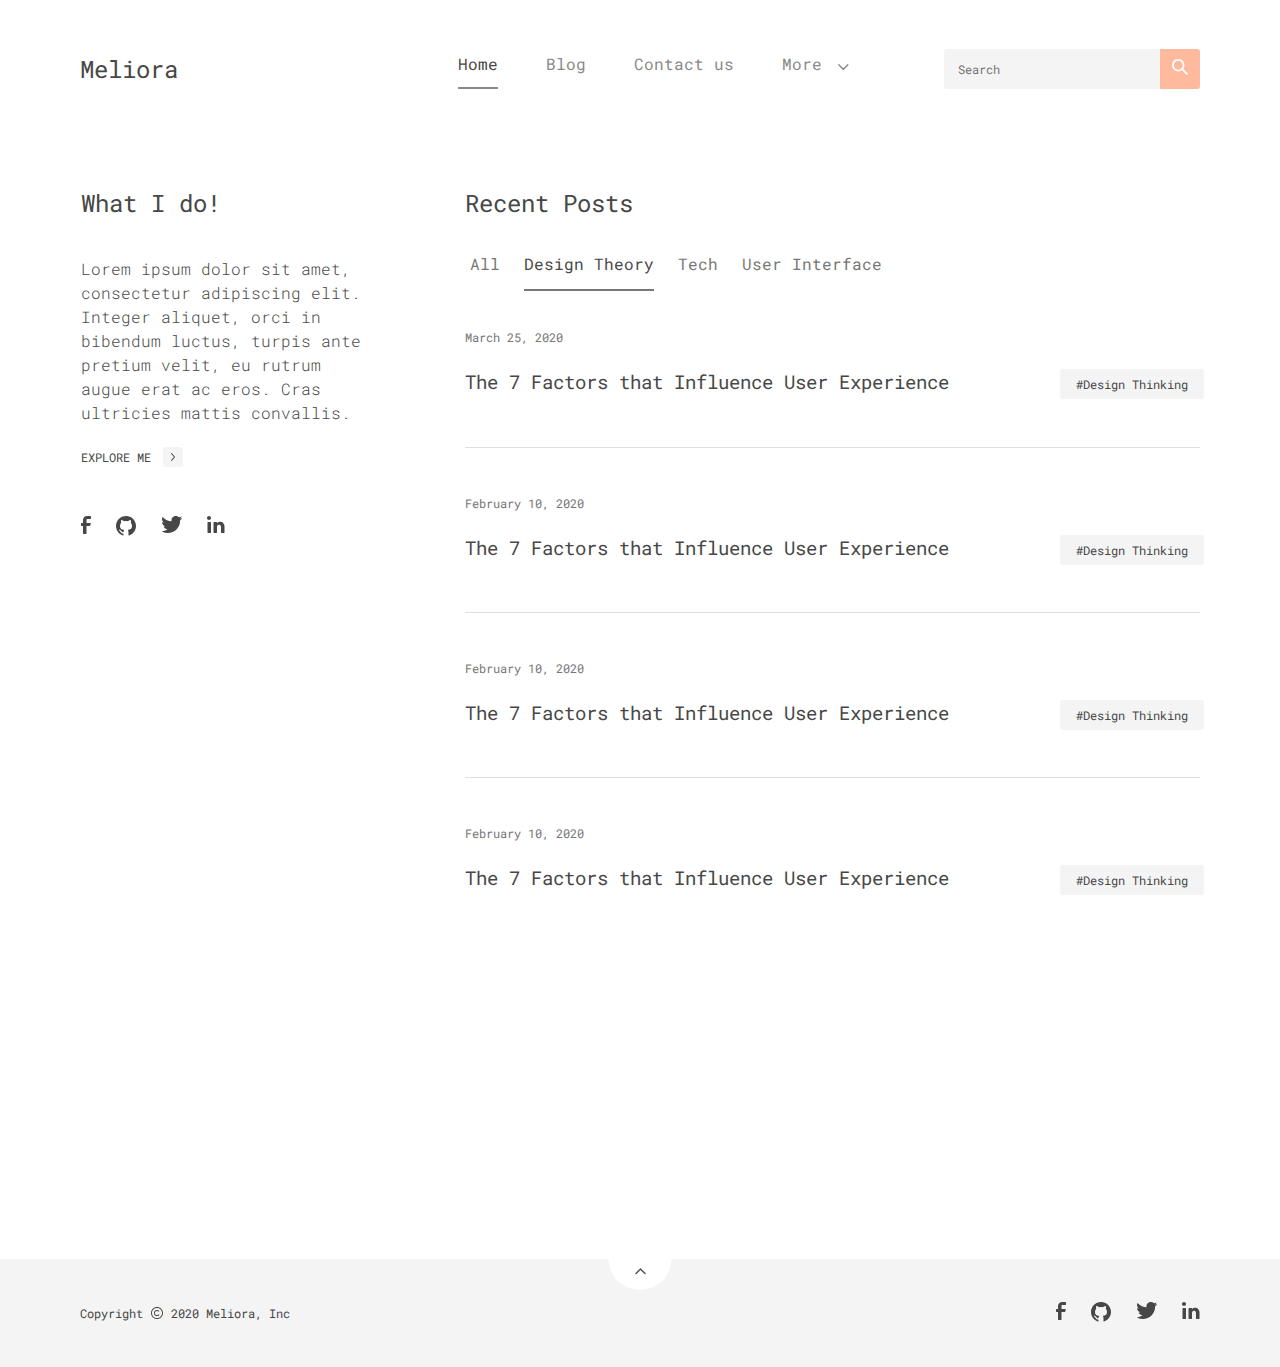
<file: categories/design-theory.html>
<!DOCTYPE html>
<html lang="en">
<head>
	<title>Design Theory – Meliora</title>
	<link rel="stylesheet" href="../css/style.css"/>
	<link rel="shortcut icon" href="../favicon.ico"/>
	<meta http-equiv="content-type" content="text/HTML; charset=UTF-8"/>
	<meta name="viewport" content="width=device-width"/>
</head>
<body>
	<div class="wrapper">
		<header class="header" id="top">
			<div class="container">
				<div class="header__row">
					<div class="header__logo"><a href="../index.html">Meliora</a></div>
					<div class="header__navigation primary-navigation">
						<div class="primary-navigation__icon icon-menu">
							<span></span>
							<span></span>
							<span></span>
						</div>
						<div class="primary-navigation__body">
							<ul class="primary-navigtaion__list primary-menu">
								<li class="primary-menu__item item-active">
									<a href="#" class="primary-menu__link">
										<span>Home</span>
									</a>
								</li>
								<li class="primary-menu__item">
									<a href="#" class="primary-menu__link">
										<span>Blog</span>
									</a>
								</li>
								<li class="primary-menu__item">
									<a href="#" class="primary-menu__link">
										<span>Contact us</span>
									</a>
								</li>
								<li class="primary-menu__item primary-menu__item menu__item-has-child">
									<div class="primary-menu__link not-linked">
										<span>More</span>
										<span class="menu__link-icon">
											<svg width="11" height="6" viewBox="0 0 11 6" fill="none" xmlns="http://www.w3.org/2000/svg">
											<path d="M9.58583 0.0784063C9.6356 0.0282258 9.70335 1.0746e-08 9.77403 9.90319e-09C9.8447 9.06038e-09 9.91245 0.0282258 9.96223 0.0784063L10.5242 0.640348C10.5754 0.688449 10.6045 0.755607 10.6045 0.825895C10.6045 0.896183 10.5754 0.963341 10.5242 1.01144L5.65224 5.88337C5.57775 5.95796 5.47668 5.99991 5.37127 6L5.23343 6C5.12802 5.99991 5.02695 5.95796 4.95246 5.88337L0.0805311 1.01144C0.0292797 0.963341 0.000206958 0.896183 0.000206957 0.825895C0.000206956 0.755607 0.0292797 0.688449 0.0805311 0.640348L0.642473 0.0784065C0.692244 0.0282259 0.759995 1.17394e-07 0.830671 1.16552e-07C0.901348 1.15709e-07 0.969098 0.0282259 1.01887 0.0784064L5.30235 4.36189L9.58583 0.0784063Z" fill="#8a8a8a"/>
											</svg>
										</span>
									</div>
									<ul class="primary-menu__sub-menu secondary-menu">
										<li class="secondary-menu__item">
											<a href="#" class="secondary-menu__link">
												<span>Child 1</span>
											</a>
										</li>
										<li class="secondary-menu__item menu__item-has-child">
											<div class="secondary-menu__link not-linked">
												<span>Child 2</span>
												<span class="menu__link-icon">
													<svg width="8" height="5" viewBox="0 0 8 5" fill="none" xmlns="http://www.w3.org/2000/svg">
													<path d="M6.72143 0.421106C6.75305 0.387653 6.7961 0.368835 6.841 0.368835C6.88591 0.368835 6.92895 0.387653 6.96058 0.421106L7.31762 0.795734C7.35018 0.827801 7.36865 0.872573 7.36865 0.919432C7.36865 0.966291 7.35018 1.01106 7.31762 1.04313L4.22215 4.29108C4.17482 4.34081 4.11061 4.36877 4.04363 4.36884L3.95606 4.36884C3.88908 4.36877 3.82487 4.34081 3.77754 4.29108L0.682072 1.04313C0.649508 1.01106 0.631037 0.966291 0.631037 0.919432C0.631037 0.872573 0.649508 0.827801 0.682072 0.795734L1.03911 0.421106C1.07073 0.387652 1.11378 0.368835 1.15869 0.368835C1.20359 0.368835 1.24664 0.387652 1.27826 0.421106L3.99984 3.27676L6.72143 0.421106Z" fill="#8a8a8a"/>
													</svg>
												</span>
											</div>
											<ul class="secondary-menu__sub-menu tertiary-menu">
												<li class="tertiary-menu__item">
													<a href="#!" class="tertiary-menu__link">
														<span>Child 1</span>
													</a>
												</li>
												<li class="tertiary-menu__item menu__item-has-child">
													<a href="#!" class="tertiary-menu__link">
														<span>Child 2</span>
													</a>
												</li>
												<li class="tertiary-menu__item">
													<a href="#!" class="tertiary-menu__link">
														<span>Child 3</span>
													</a>
												</li>
											</ul>
										</li>
										<li class="secondary-menu__item">
											<a href="#" class="secondary-menu__link">
												<span>Child 3</span>
											</a>
										</li>
									</ul>
								</li>
							</ul>
						</div>
					</div>
					<div class="header__search search">
						<input class="search__input" placeholder="Search" type="search" name="search-content" value="">
						<button class="search__button" type="submit" name="button">
							<svg width="16" height="16" viewBox="0 0 16 16" fill="none" xmlns="http://www.w3.org/2000/svg">
							<path fill-rule="evenodd" clip-rule="evenodd" d="M12.331 11.0715L15.8859 14.6313C16.0447 14.8079 16.0368 15.0783 15.8681 15.2454L15.246 15.8684C15.1626 15.9526 15.049 16 14.9305 16C14.812 16 14.6985 15.9526 14.615 15.8684L11.0601 12.3085C10.9618 12.21 10.8726 12.1028 10.7935 11.9881L10.127 11.0982C9.02413 11.9801 7.6546 12.4602 6.24327 12.4598C3.33502 12.4699 0.807867 10.461 0.157951 7.62231C-0.491966 4.78365 0.90881 1.87288 3.53098 0.613257C6.15315 -0.646363 9.29689 0.0813446 11.101 2.36555C12.9052 4.64977 12.8882 7.88086 11.0601 10.1459L11.9489 10.76C12.0877 10.849 12.2159 10.9535 12.331 11.0715ZM1.79968 6.23008C1.79968 8.68763 3.78915 10.6799 6.24329 10.6799C7.42181 10.6799 8.55206 10.2111 9.3854 9.37656C10.2187 8.54206 10.6869 7.41024 10.6869 6.23008C10.6869 3.77252 8.69743 1.78027 6.24329 1.78027C3.78915 1.78027 1.79968 3.77252 1.79968 6.23008Z" fill="white"/>
							</svg>
					</button>
					</div>
				</div>
			</div>
		</header>
		<main class="main">
			<div class="container">
				<div class="main__row">
					<div class="main__column sidebar-about">
					    <div class="sidebar-about__body">
					        <h2 class="sidebar-about__title">
					            What I do!
					        </h2>
					        <div class="sidebar-about__text">
					            Lorem ipsum dolor sit amet, consectetur adipiscing elit. Integer aliquet, orci in bibendum luctus, turpis ante pretium velit, eu rutrum augue erat ac eros. Cras ultricies mattis convallis.
					        </div>
					        <div class="sidebar-about__btn">
					            <a href="" class="sidebar-about__link">
					                <span>Explore Me</span>
					                <span class="link__span-has-icon">
					                    <svg width="4" height="8" viewBox="0 0 4 8" fill="none" xmlns="http://www.w3.org/2000/svg">
					                    <path d="M0.0522708 0.768491C0.0188171 0.730943 -1.2282e-07 0.679832 -1.13187e-07 0.626512C-1.03554e-07 0.573193 0.0188171 0.522082 0.0522708 0.484534L0.426899 0.0605983C0.458966 0.0219333 0.503738 8.52407e-08 0.550597 9.317e-08C0.597456 1.01099e-07 0.642227 0.0219333 0.674295 0.0605984L3.92225 3.73604C3.97197 3.79224 3.99994 3.86848 4 3.94801L4 4.05199C3.99994 4.13152 3.97197 4.20776 3.92225 4.26396L0.674293 7.9394C0.642226 7.97807 0.597454 8 0.550595 8C0.503736 8 0.458965 7.97807 0.426897 7.9394L0.0522696 7.51547C0.0188159 7.47792 -1.34174e-06 7.42681 -1.33211e-06 7.37349C-1.32248e-06 7.32017 0.0188159 7.26906 0.0522696 7.23151L2.90793 4L0.0522708 0.768491Z" fill="#474747"/>
					                    </svg>
					                </span>
					            </a>
					        </div>
					        <div class="sidebar-about__socials socials">
								<ul class="socials__list">
								   <li class="socials__item">
									   <a href="https://facebook.com/" target="_blank">
										   <svg width="10" height="18" viewBox="0 0 10 18" fill="none" xmlns="http://www.w3.org/2000/svg">
										   <path d="M9.5 3H6.5C5.94772 3 5.5 3.44772 5.5 4V7H9.5C9.61374 6.99748 9.7216 7.05039 9.78923 7.14188C9.85685 7.23336 9.87578 7.35201 9.84 7.46L9.1 9.66C9.03181 9.86192 8.84312 9.99842 8.63 10H5.5V17.5C5.5 17.7761 5.27614 18 5 18H2.5C2.22386 18 2 17.7761 2 17.5V10H0.5C0.223858 10 0 9.77614 0 9.5V7.5C0 7.22386 0.223858 7 0.5 7H2V4C2 1.79086 3.79086 0 6 0H9.5C9.77614 0 10 0.223858 10 0.5V2.5C10 2.77614 9.77614 3 9.5 3Z" fill="#474747"/>
										   </svg>
									   </a>
								   </li>
								   <li class="socials__item">
									   <a href="https://github.com" target="_blank">
										   <svg width="21" height="20" viewBox="0 0 21 20" fill="none" xmlns="http://www.w3.org/2000/svg">
										   <path d="M20.0015 10.0082C19.9982 14.3106 17.2434 18.1287 13.1615 19.4882C13.0087 19.5353 12.8427 19.5095 12.7115 19.4182C12.5802 19.3227 12.5022 19.1705 12.5015 19.0082V16.3382C12.5231 15.6191 12.3504 14.9074 12.0015 14.2782C11.9487 14.1959 11.9487 14.0905 12.0015 14.0082C12.042 13.9323 12.1163 13.8804 12.2015 13.8682C14.6415 13.6182 16.0015 12.6482 16.0015 10.0082C16.0603 8.77557 15.633 7.56907 14.8115 6.64821C14.9313 6.25922 14.9953 5.85519 15.0015 5.44821C14.9972 5.08333 14.9468 4.72045 14.8515 4.36821C14.7886 4.13333 14.563 3.98009 14.3215 4.00821C13.4052 4.13826 12.5523 4.55073 11.8815 5.18821C10.6396 4.94827 9.36332 4.94827 8.12147 5.18821C7.45062 4.55073 6.59772 4.13826 5.68147 4.00821C5.43996 3.98009 5.21435 4.13333 5.15147 4.36821C5.05616 4.72045 5.00576 5.08333 5.00147 5.44821C5.00769 5.85519 5.07166 6.25922 5.19147 6.64821C4.36995 7.56907 3.94265 8.77557 4.00147 10.0082C4.00147 12.7882 5.51147 13.7182 8.28147 13.9482C7.93762 14.3988 7.70158 14.9222 7.59147 15.4782C7.59147 15.4782 7.59147 15.5482 7.59147 15.5982C7.58666 15.6448 7.58666 15.6917 7.59147 15.7382C7.54986 16.0526 7.2672 16.2778 6.95147 16.2482C6.80093 16.2411 6.65393 16.2001 6.52147 16.1282C5.97668 15.7964 5.49575 15.3697 5.10147 14.8682C4.85026 14.5834 4.58317 14.3129 4.30147 14.0582C4.12248 13.9033 3.92416 13.7722 3.71147 13.6682C3.56243 13.5845 3.38052 13.5845 3.23147 13.6682C3.08839 13.76 3.00176 13.9182 3.00147 14.0882V14.1482C3.00176 14.3182 3.08839 14.4764 3.23147 14.5682C3.59044 14.8687 3.90077 15.2229 4.15147 15.6182C4.57485 16.2816 5.11331 16.8641 5.74147 17.3382C6.15535 17.6157 6.64321 17.762 7.14147 17.7582H7.50147V19.0082C7.5007 19.1705 7.42272 19.3227 7.29147 19.4182C7.16021 19.5095 6.99426 19.5353 6.84147 19.4882C1.99352 17.8735 -0.857286 12.8637 0.230845 7.87112C1.31897 2.87854 5.99597 -0.490604 11.0762 0.0585358C16.1563 0.607676 20.0054 4.89843 20.0015 10.0082Z" fill="#474747"/>
										   </svg>
									   </a>
								   </li>
								   <li class="socials__item">
									   <a href="https://twitter.com" target="_blank">
										   <svg width="20" height="17" viewBox="0 0 20 17" fill="none" xmlns="http://www.w3.org/2000/svg">
										   <path d="M19.9698 2.46378C19.4537 3.15213 18.83 3.75258 18.1226 4.24195C18.1226 4.42177 18.1226 4.60158 18.1226 4.79139C18.1282 8.0568 16.8239 11.1879 14.5019 13.4828C12.18 15.7777 9.03469 17.0443 5.77114 16.9988C3.8844 17.0051 2.02183 16.5743 0.329325 15.7401C0.238065 15.7003 0.179203 15.61 0.17955 15.5103V15.4005C0.17955 15.257 0.295781 15.1407 0.43916 15.1407C2.29377 15.0796 4.08222 14.4366 5.55147 13.3026C3.87279 13.2688 2.3624 12.2744 1.66731 10.7453C1.6322 10.6617 1.64313 10.5659 1.69616 10.4925C1.74918 10.419 1.83663 10.3785 1.92692 10.3856C2.43711 10.4369 2.9524 10.3894 3.44464 10.2458C1.59151 9.86109 0.199097 8.32265 -0.000179413 6.43969C-0.00726198 6.34936 0.0332177 6.26187 0.106636 6.20882C0.180054 6.15577 0.275798 6.14483 0.35928 6.17996C0.856578 6.39939 1.39341 6.51496 1.93691 6.51961C0.31313 5.45384 -0.388234 3.42672 0.229475 1.58469C0.293237 1.4057 0.446425 1.27347 0.632746 1.2366C0.819067 1.19972 1.01104 1.26365 1.13811 1.40487C3.32929 3.73695 6.34002 5.12662 9.53547 5.28088C9.45362 4.95427 9.41336 4.61862 9.41565 4.28191C9.44554 2.51636 10.538 0.943567 12.1815 0.299861C13.825 -0.343846 15.6943 0.0689272 16.9144 1.34494C17.746 1.18651 18.55 0.907164 19.3008 0.515789C19.3558 0.481454 19.4255 0.481454 19.4805 0.515789C19.5148 0.57081 19.5148 0.640583 19.4805 0.695604C19.1169 1.52835 18.5025 2.2268 17.7232 2.69355C18.4056 2.6144 19.0761 2.45341 19.7201 2.21404C19.7744 2.17713 19.8456 2.17713 19.8999 2.21404C19.9453 2.23482 19.9793 2.27457 19.9927 2.32269C20.0062 2.37081 19.9978 2.42242 19.9698 2.46378Z" fill="#474747"/>
										   </svg>
									   </a>
								   </li>
								   <li class="socials__item">
									   <a href="https://linkedin.com" target="_blank">
										   <svg width="18" height="17" viewBox="0 0 18 17" fill="none" xmlns="http://www.w3.org/2000/svg">
										   <path fill-rule="evenodd" clip-rule="evenodd" d="M0 2C0 0.895431 0.89543 0 2 0C2.53043 0 3.03914 0.210713 3.41421 0.585787C3.78929 0.960859 4 1.46957 4 2C4 3.10457 3.10457 4 2 4C0.89543 4 0 3.10457 0 2ZM17.5 10.41C17.5345 8.24489 16.0574 6.34762 13.95 5.84999C12.5377 5.5459 11.0657 5.94466 10 6.91999V6.49999C10 6.22385 9.77614 5.99999 9.5 5.99999H7C6.72386 5.99999 6.5 6.22385 6.5 6.49999V16.5C6.5 16.7761 6.72386 17 7 17H9.5C9.77614 17 10 16.7761 10 16.5V10.86C9.97531 9.85571 10.6753 8.97867 11.66 8.77999C12.2464 8.67878 12.8473 8.8439 13.2997 9.2305C13.752 9.6171 14.0087 10.185 14 10.78V16.5C14 16.7761 14.2239 17 14.5 17H17C17.2761 17 17.5 16.7761 17.5 16.5V10.41ZM4 6.5V16.5C4 16.7761 3.77614 17 3.5 17H1C0.723858 17 0.5 16.7761 0.5 16.5V6.5C0.5 6.22386 0.723858 6 1 6H3.5C3.77614 6 4 6.22386 4 6.5Z" fill="#474747"/>
										   </svg>
									   </a>
								   </li>
							   </ul>
					        </div>
					    </div>
					</div>
					<div class="main__column recent-posts">
						<div class="recent-posts__header">
							<div class="recent-posts__title">
								<h2>Recent Posts</h2>
							</div>
							<div class="recent-posts__navigation rp-navigation">
								<div class="rp-navigation__body">
									<ul class="rp-navigation__list ">
										<li class="rp-navigation__item ">
											<a href="../index.html" class="rp-navigation__link">
												<span>All</span>
											</a>
										</li>
										<li class="rp-navigation__item active">
											<a href="design-theory.html" class="rp-navigation__link">
												<span>Design Theory</span>
											</a>
										</li>
										<li class="rp-navigation__item">
											<a href="tech.html" class="rp-navigation__link">
												<span>Tech</span>
											</a>
										</li>
										<li class="rp-navigation__item">
											<a href="user-interface.html" class="rp-navigation__link">
												<span>User Interface</span>
											</a>
										</li>
									</ul>
								</div>
							</div>
						</div>
						<div class="recent-posts__content">
							<article class="recent-posts__post post">
								<div class="post__date">
									<time datetime="2020-03-25">March 25, 2020</time>
								</div>
								<div class="post__title-n-tags">
									<h3 class="post__title">
										<a href="#">
											The 7 Factors that Influence User Experience
										</a>
									</h3>
									<div class="post__tags tags">
										<div class="tags__body">
											<ul class="tags__list">
												<li class="tags__item">
													<a href="#" class="tags__link">
														<span>Design Thinking</span>
													</a>
												</li>
											</ul>
										</div>
									</div>
								</div>
							</article>
							<article class="recent-posts__post post">
								<div class="post__date">
									<time datetime="2020-02-10">February 10, 2020</time>
								</div>
								<div class="post__title-n-tags">
									<h3 class="post__title">
										<a href="#">
											The 7 Factors that Influence User Experience
										</a>
									</h3>
									<div class="post__tags tags">
										<ul class="tags__list">
											<li class="tags__item">
												<a href="#" class="tags__link">
													<span>Design Thinking</span>
												</a>
											</li>
										</ul>
									</div>
								</div>
							</article>
							<article class="recent-posts__post post">
								<div class="post__date">
									<time datetime="2020-02-10">February 10, 2020</time>
								</div>
								<div class="post__title-n-tags">
									<h3 class="post__title">
										<a href="#">
											The 7 Factors that Influence User Experience
										</a>
									</h3>
									<div class="post__tags tags">
										<ul class="tags__list">
											<li class="tags__item">
												<a href="#" class="tags__link">
													<span>Design Thinking</span>
												</a>
											</li>
										</ul>
									</div>
								</div>
							</article>
							<article class="recent-posts__post post">
								<div class="post__date">
									<time datetime="2020-02-10">February 10, 2020</time>
								</div>
								<div class="post__title-n-tags">
									<h3 class="post__title">
										<a href="#">
											The 7 Factors that Influence User Experience
										</a>
									</h3>
									<div class="post__tags tags">
										<ul class="tags__list">
											<li class="tags__item">
												<a href="#" class="tags__link">
													<span>Design Thinking</span>
												</a>
											</li>
										</ul>
									</div>
								</div>
							</article>
						</div>
					</div>
				</div>
			</div>
		</main>
		<footer class="footer">
		    <div class="container">
		        <div class="footer__row">
		            <div class="footer__copyright">
		                <span class="copyright">Copyright <img src="../images/footer/copyright-icon.svg" alt=""></span>
		                <span>2020 Meliora, Inc</span>
		            </div>
		            <div class="footer__back-2-header back-2-header">
		                <a href="#top" class="back-2-header__link">
		                    <svg width="12" height="7" viewBox="0 0 12 7" fill="none" xmlns="http://www.w3.org/2000/svg">
		                    <path d="M1.7169 6.22372C1.66713 6.2739 1.59938 6.30212 1.52871 6.30212C1.45803 6.30212 1.39028 6.2739 1.34051 6.22372L0.778567 5.66178C0.727315 5.61368 0.698242 5.54652 0.698242 5.47623C0.698242 5.40594 0.727315 5.33878 0.778567 5.29068L5.6505 0.418753C5.72499 0.344167 5.82605 0.302217 5.93147 0.302124L6.0693 0.302124C6.17472 0.302217 6.27578 0.344167 6.35027 0.418753L11.2222 5.29068C11.2735 5.33878 11.3025 5.40594 11.3025 5.47623C11.3025 5.54652 11.2735 5.61367 11.2222 5.66178L10.6603 6.22372C10.6105 6.2739 10.5427 6.30212 10.4721 6.30212C10.4014 6.30212 10.3336 6.2739 10.2839 6.22372L6.00038 1.94024L1.7169 6.22372Z" fill="#474747"/>
		                    </svg>

		                </a>
		            </div>
		            <div class="footer__socials socials">
		                <ul class="socials__list">	<li class="socials__item">
		                        <a href="#">
		                            <svg width="10" height="18" viewBox="0 0 10 18" fill="none" xmlns="http://www.w3.org/2000/svg">
		                            <path d="M9.5 3H6.5C5.94772 3 5.5 3.44772 5.5 4V7H9.5C9.61374 6.99748 9.7216 7.05039 9.78923 7.14188C9.85685 7.23336 9.87578 7.35201 9.84 7.46L9.1 9.66C9.03181 9.86192 8.84312 9.99842 8.63 10H5.5V17.5C5.5 17.7761 5.27614 18 5 18H2.5C2.22386 18 2 17.7761 2 17.5V10H0.5C0.223858 10 0 9.77614 0 9.5V7.5C0 7.22386 0.223858 7 0.5 7H2V4C2 1.79086 3.79086 0 6 0H9.5C9.77614 0 10 0.223858 10 0.5V2.5C10 2.77614 9.77614 3 9.5 3Z" fill="#474747"/>
		                            </svg>
		                        </a>
		                    </li>
		                    <li class="socials__item">
		                        <a href="#">
		                            <svg width="21" height="20" viewBox="0 0 21 20" fill="none" xmlns="http://www.w3.org/2000/svg">
		                            <path d="M20.0015 10.0082C19.9982 14.3106 17.2434 18.1287 13.1615 19.4882C13.0087 19.5353 12.8427 19.5095 12.7115 19.4182C12.5802 19.3227 12.5022 19.1705 12.5015 19.0082V16.3382C12.5231 15.6191 12.3504 14.9074 12.0015 14.2782C11.9487 14.1959 11.9487 14.0905 12.0015 14.0082C12.042 13.9323 12.1163 13.8804 12.2015 13.8682C14.6415 13.6182 16.0015 12.6482 16.0015 10.0082C16.0603 8.77557 15.633 7.56907 14.8115 6.64821C14.9313 6.25922 14.9953 5.85519 15.0015 5.44821C14.9972 5.08333 14.9468 4.72045 14.8515 4.36821C14.7886 4.13333 14.563 3.98009 14.3215 4.00821C13.4052 4.13826 12.5523 4.55073 11.8815 5.18821C10.6396 4.94827 9.36332 4.94827 8.12147 5.18821C7.45062 4.55073 6.59772 4.13826 5.68147 4.00821C5.43996 3.98009 5.21435 4.13333 5.15147 4.36821C5.05616 4.72045 5.00576 5.08333 5.00147 5.44821C5.00769 5.85519 5.07166 6.25922 5.19147 6.64821C4.36995 7.56907 3.94265 8.77557 4.00147 10.0082C4.00147 12.7882 5.51147 13.7182 8.28147 13.9482C7.93762 14.3988 7.70158 14.9222 7.59147 15.4782C7.59147 15.4782 7.59147 15.5482 7.59147 15.5982C7.58666 15.6448 7.58666 15.6917 7.59147 15.7382C7.54986 16.0526 7.2672 16.2778 6.95147 16.2482C6.80093 16.2411 6.65393 16.2001 6.52147 16.1282C5.97668 15.7964 5.49575 15.3697 5.10147 14.8682C4.85026 14.5834 4.58317 14.3129 4.30147 14.0582C4.12248 13.9033 3.92416 13.7722 3.71147 13.6682C3.56243 13.5845 3.38052 13.5845 3.23147 13.6682C3.08839 13.76 3.00176 13.9182 3.00147 14.0882V14.1482C3.00176 14.3182 3.08839 14.4764 3.23147 14.5682C3.59044 14.8687 3.90077 15.2229 4.15147 15.6182C4.57485 16.2816 5.11331 16.8641 5.74147 17.3382C6.15535 17.6157 6.64321 17.762 7.14147 17.7582H7.50147V19.0082C7.5007 19.1705 7.42272 19.3227 7.29147 19.4182C7.16021 19.5095 6.99426 19.5353 6.84147 19.4882C1.99352 17.8735 -0.857286 12.8637 0.230845 7.87112C1.31897 2.87854 5.99597 -0.490604 11.0762 0.0585358C16.1563 0.607676 20.0054 4.89843 20.0015 10.0082Z" fill="#474747"/>
		                            </svg>
		                        </a>
		                    </li>
		                    <li class="socials__item">
		                        <a href="#">
		                            <svg width="20" height="17" viewBox="0 0 20 17" fill="none" xmlns="http://www.w3.org/2000/svg">
		                            <path d="M19.9698 2.46378C19.4537 3.15213 18.83 3.75258 18.1226 4.24195C18.1226 4.42177 18.1226 4.60158 18.1226 4.79139C18.1282 8.0568 16.8239 11.1879 14.5019 13.4828C12.18 15.7777 9.03469 17.0443 5.77114 16.9988C3.8844 17.0051 2.02183 16.5743 0.329325 15.7401C0.238065 15.7003 0.179203 15.61 0.17955 15.5103V15.4005C0.17955 15.257 0.295781 15.1407 0.43916 15.1407C2.29377 15.0796 4.08222 14.4366 5.55147 13.3026C3.87279 13.2688 2.3624 12.2744 1.66731 10.7453C1.6322 10.6617 1.64313 10.5659 1.69616 10.4925C1.74918 10.419 1.83663 10.3785 1.92692 10.3856C2.43711 10.4369 2.9524 10.3894 3.44464 10.2458C1.59151 9.86109 0.199097 8.32265 -0.000179413 6.43969C-0.00726198 6.34936 0.0332177 6.26187 0.106636 6.20882C0.180054 6.15577 0.275798 6.14483 0.35928 6.17996C0.856578 6.39939 1.39341 6.51496 1.93691 6.51961C0.31313 5.45384 -0.388234 3.42672 0.229475 1.58469C0.293237 1.4057 0.446425 1.27347 0.632746 1.2366C0.819067 1.19972 1.01104 1.26365 1.13811 1.40487C3.32929 3.73695 6.34002 5.12662 9.53547 5.28088C9.45362 4.95427 9.41336 4.61862 9.41565 4.28191C9.44554 2.51636 10.538 0.943567 12.1815 0.299861C13.825 -0.343846 15.6943 0.0689272 16.9144 1.34494C17.746 1.18651 18.55 0.907164 19.3008 0.515789C19.3558 0.481454 19.4255 0.481454 19.4805 0.515789C19.5148 0.57081 19.5148 0.640583 19.4805 0.695604C19.1169 1.52835 18.5025 2.2268 17.7232 2.69355C18.4056 2.6144 19.0761 2.45341 19.7201 2.21404C19.7744 2.17713 19.8456 2.17713 19.8999 2.21404C19.9453 2.23482 19.9793 2.27457 19.9927 2.32269C20.0062 2.37081 19.9978 2.42242 19.9698 2.46378Z" fill="#474747"/>
		                            </svg>
		                        </a>
		                    </li>
		                    <li class="socials__item">
		                        <a href="#">
		                            <svg width="18" height="17" viewBox="0 0 18 17" fill="none" xmlns="http://www.w3.org/2000/svg">
		                            <path fill-rule="evenodd" clip-rule="evenodd" d="M0 2C0 0.895431 0.89543 0 2 0C2.53043 0 3.03914 0.210713 3.41421 0.585787C3.78929 0.960859 4 1.46957 4 2C4 3.10457 3.10457 4 2 4C0.89543 4 0 3.10457 0 2ZM17.5 10.41C17.5345 8.24489 16.0574 6.34762 13.95 5.84999C12.5377 5.5459 11.0657 5.94466 10 6.91999V6.49999C10 6.22385 9.77614 5.99999 9.5 5.99999H7C6.72386 5.99999 6.5 6.22385 6.5 6.49999V16.5C6.5 16.7761 6.72386 17 7 17H9.5C9.77614 17 10 16.7761 10 16.5V10.86C9.97531 9.85571 10.6753 8.97867 11.66 8.77999C12.2464 8.67878 12.8473 8.8439 13.2997 9.2305C13.752 9.6171 14.0087 10.185 14 10.78V16.5C14 16.7761 14.2239 17 14.5 17H17C17.2761 17 17.5 16.7761 17.5 16.5V10.41ZM4 6.5V16.5C4 16.7761 3.77614 17 3.5 17H1C0.723858 17 0.5 16.7761 0.5 16.5V6.5C0.5 6.22386 0.723858 6 1 6H3.5C3.77614 6 4 6.22386 4 6.5Z" fill="#474747"/>
		                            </svg>
		                        </a>
		                    </li>
		                </ul>
		            </div>
		        </div>
		    </div>
		</footer>
	</div>
	<script src="../js/jquery.js"></script>
	<script src="../js/script.js"></script>
</body>
</html>
</file>
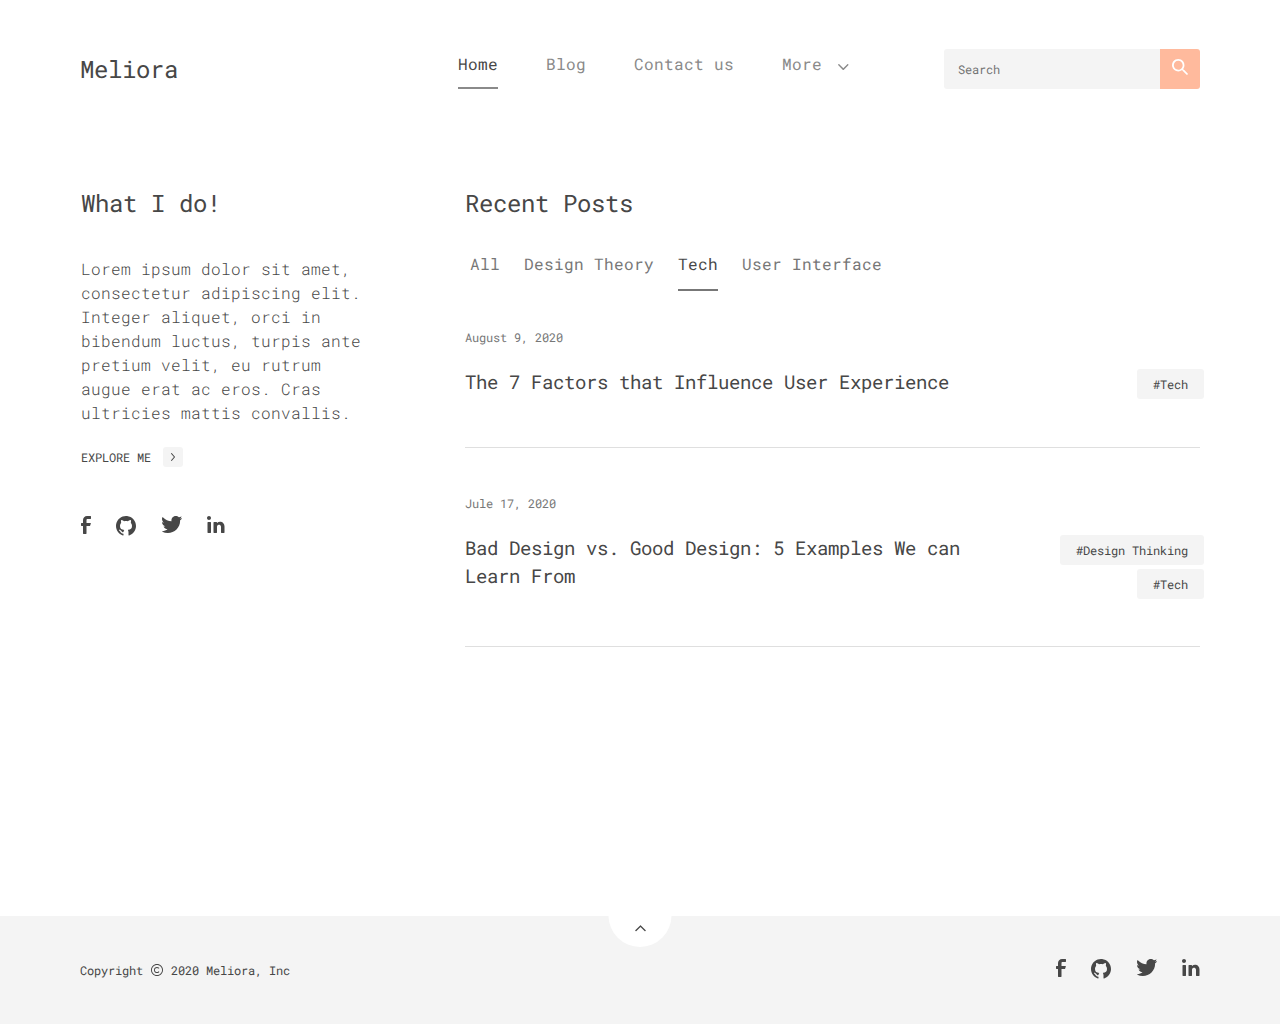
<file: categories/tech.html>
<!DOCTYPE html>
<html lang="en">
<head>
	<title>Tech – Meliora</title>
	<link rel="stylesheet" href="../css/style.css"/>
	<link rel="shortcut icon" href="../favicon.ico"/>
	<meta http-equiv="content-type" content="text/HTML; charset=UTF-8"/>
	<meta name="viewport" content="width=device-width"/>
</head>
<body>
	<div class="wrapper">
		<header class="header" id="top">
			<div class="container">
				<div class="header__row">
					<div class="header__logo"><a href="../index.html">Meliora</a></div>
					<div class="header__navigation primary-navigation">
						<div class="primary-navigation__icon icon-menu">
							<span></span>
							<span></span>
							<span></span>
						</div>
						<div class="primary-navigation__body">
							<ul class="primary-navigtaion__list primary-menu">
								<li class="primary-menu__item item-active">
									<a href="#" class="primary-menu__link">
										<span>Home</span>
									</a>
								</li>
								<li class="primary-menu__item">
									<a href="#" class="primary-menu__link">
										<span>Blog</span>
									</a>
								</li>
								<li class="primary-menu__item">
									<a href="#" class="primary-menu__link">
										<span>Contact us</span>
									</a>
								</li>
								<li class="primary-menu__item primary-menu__item menu__item-has-child">
									<div class="primary-menu__link not-linked">
										<span>More</span>
										<span class="menu__link-icon">
											<svg width="11" height="6" viewBox="0 0 11 6" fill="none" xmlns="http://www.w3.org/2000/svg">
											<path d="M9.58583 0.0784063C9.6356 0.0282258 9.70335 1.0746e-08 9.77403 9.90319e-09C9.8447 9.06038e-09 9.91245 0.0282258 9.96223 0.0784063L10.5242 0.640348C10.5754 0.688449 10.6045 0.755607 10.6045 0.825895C10.6045 0.896183 10.5754 0.963341 10.5242 1.01144L5.65224 5.88337C5.57775 5.95796 5.47668 5.99991 5.37127 6L5.23343 6C5.12802 5.99991 5.02695 5.95796 4.95246 5.88337L0.0805311 1.01144C0.0292797 0.963341 0.000206958 0.896183 0.000206957 0.825895C0.000206956 0.755607 0.0292797 0.688449 0.0805311 0.640348L0.642473 0.0784065C0.692244 0.0282259 0.759995 1.17394e-07 0.830671 1.16552e-07C0.901348 1.15709e-07 0.969098 0.0282259 1.01887 0.0784064L5.30235 4.36189L9.58583 0.0784063Z" fill="#8a8a8a"/>
											</svg>
										</span>
									</div>
									<ul class="primary-menu__sub-menu secondary-menu">
										<li class="secondary-menu__item">
											<a href="#" class="secondary-menu__link">
												<span>Child 1</span>
											</a>
										</li>
										<li class="secondary-menu__item menu__item-has-child">
											<div class="secondary-menu__link not-linked">
												<span>Child 2</span>
												<span class="menu__link-icon">
													<svg width="8" height="5" viewBox="0 0 8 5" fill="none" xmlns="http://www.w3.org/2000/svg">
													<path d="M6.72143 0.421106C6.75305 0.387653 6.7961 0.368835 6.841 0.368835C6.88591 0.368835 6.92895 0.387653 6.96058 0.421106L7.31762 0.795734C7.35018 0.827801 7.36865 0.872573 7.36865 0.919432C7.36865 0.966291 7.35018 1.01106 7.31762 1.04313L4.22215 4.29108C4.17482 4.34081 4.11061 4.36877 4.04363 4.36884L3.95606 4.36884C3.88908 4.36877 3.82487 4.34081 3.77754 4.29108L0.682072 1.04313C0.649508 1.01106 0.631037 0.966291 0.631037 0.919432C0.631037 0.872573 0.649508 0.827801 0.682072 0.795734L1.03911 0.421106C1.07073 0.387652 1.11378 0.368835 1.15869 0.368835C1.20359 0.368835 1.24664 0.387652 1.27826 0.421106L3.99984 3.27676L6.72143 0.421106Z" fill="#8a8a8a"/>
													</svg>
												</span>
											</div>
											<ul class="secondary-menu__sub-menu tertiary-menu">
												<li class="tertiary-menu__item">
													<a href="#!" class="tertiary-menu__link">
														<span>Child 1</span>
													</a>
												</li>
												<li class="tertiary-menu__item menu__item-has-child">
													<a href="#!" class="tertiary-menu__link">
														<span>Child 2</span>
													</a>
												</li>
												<li class="tertiary-menu__item">
													<a href="#!" class="tertiary-menu__link">
														<span>Child 3</span>
													</a>
												</li>
											</ul>
										</li>
										<li class="secondary-menu__item">
											<a href="#" class="secondary-menu__link">
												<span>Child 3</span>
											</a>
										</li>
									</ul>
								</li>
							</ul>
						</div>
					</div>
					<div class="header__search search">
						<input class="search__input" placeholder="Search" type="search" name="search-content" value="">
						<button class="search__button" type="submit" name="button">
							<svg width="16" height="16" viewBox="0 0 16 16" fill="none" xmlns="http://www.w3.org/2000/svg">
							<path fill-rule="evenodd" clip-rule="evenodd" d="M12.331 11.0715L15.8859 14.6313C16.0447 14.8079 16.0368 15.0783 15.8681 15.2454L15.246 15.8684C15.1626 15.9526 15.049 16 14.9305 16C14.812 16 14.6985 15.9526 14.615 15.8684L11.0601 12.3085C10.9618 12.21 10.8726 12.1028 10.7935 11.9881L10.127 11.0982C9.02413 11.9801 7.6546 12.4602 6.24327 12.4598C3.33502 12.4699 0.807867 10.461 0.157951 7.62231C-0.491966 4.78365 0.90881 1.87288 3.53098 0.613257C6.15315 -0.646363 9.29689 0.0813446 11.101 2.36555C12.9052 4.64977 12.8882 7.88086 11.0601 10.1459L11.9489 10.76C12.0877 10.849 12.2159 10.9535 12.331 11.0715ZM1.79968 6.23008C1.79968 8.68763 3.78915 10.6799 6.24329 10.6799C7.42181 10.6799 8.55206 10.2111 9.3854 9.37656C10.2187 8.54206 10.6869 7.41024 10.6869 6.23008C10.6869 3.77252 8.69743 1.78027 6.24329 1.78027C3.78915 1.78027 1.79968 3.77252 1.79968 6.23008Z" fill="white"/>
							</svg>
					</button>
					</div>
				</div>
			</div>
		</header>
		<main class="main">
			<div class="container">
				<div class="main__row">
					<div class="main__column sidebar-about">
					    <div class="sidebar-about__body">
					        <h2 class="sidebar-about__title">
					            What I do!
					        </h2>
					        <div class="sidebar-about__text">
					            Lorem ipsum dolor sit amet, consectetur adipiscing elit. Integer aliquet, orci in bibendum luctus, turpis ante pretium velit, eu rutrum augue erat ac eros. Cras ultricies mattis convallis.
					        </div>
					        <div class="sidebar-about__btn">
					            <a href="" class="sidebar-about__link">
					                <span>Explore Me</span>
					                <span class="link__span-has-icon">
					                    <svg width="4" height="8" viewBox="0 0 4 8" fill="none" xmlns="http://www.w3.org/2000/svg">
					                    <path d="M0.0522708 0.768491C0.0188171 0.730943 -1.2282e-07 0.679832 -1.13187e-07 0.626512C-1.03554e-07 0.573193 0.0188171 0.522082 0.0522708 0.484534L0.426899 0.0605983C0.458966 0.0219333 0.503738 8.52407e-08 0.550597 9.317e-08C0.597456 1.01099e-07 0.642227 0.0219333 0.674295 0.0605984L3.92225 3.73604C3.97197 3.79224 3.99994 3.86848 4 3.94801L4 4.05199C3.99994 4.13152 3.97197 4.20776 3.92225 4.26396L0.674293 7.9394C0.642226 7.97807 0.597454 8 0.550595 8C0.503736 8 0.458965 7.97807 0.426897 7.9394L0.0522696 7.51547C0.0188159 7.47792 -1.34174e-06 7.42681 -1.33211e-06 7.37349C-1.32248e-06 7.32017 0.0188159 7.26906 0.0522696 7.23151L2.90793 4L0.0522708 0.768491Z" fill="#474747"/>
					                    </svg>
					                </span>
					            </a>
					        </div>
					        <div class="sidebar-about__socials socials">
								<ul class="socials__list">
								   <li class="socials__item">
									   <a href="https://facebook.com/" target="_blank">
										   <svg width="10" height="18" viewBox="0 0 10 18" fill="none" xmlns="http://www.w3.org/2000/svg">
										   <path d="M9.5 3H6.5C5.94772 3 5.5 3.44772 5.5 4V7H9.5C9.61374 6.99748 9.7216 7.05039 9.78923 7.14188C9.85685 7.23336 9.87578 7.35201 9.84 7.46L9.1 9.66C9.03181 9.86192 8.84312 9.99842 8.63 10H5.5V17.5C5.5 17.7761 5.27614 18 5 18H2.5C2.22386 18 2 17.7761 2 17.5V10H0.5C0.223858 10 0 9.77614 0 9.5V7.5C0 7.22386 0.223858 7 0.5 7H2V4C2 1.79086 3.79086 0 6 0H9.5C9.77614 0 10 0.223858 10 0.5V2.5C10 2.77614 9.77614 3 9.5 3Z" fill="#474747"/>
										   </svg>
									   </a>
								   </li>
								   <li class="socials__item">
									   <a href="https://github.com" target="_blank">
										   <svg width="21" height="20" viewBox="0 0 21 20" fill="none" xmlns="http://www.w3.org/2000/svg">
										   <path d="M20.0015 10.0082C19.9982 14.3106 17.2434 18.1287 13.1615 19.4882C13.0087 19.5353 12.8427 19.5095 12.7115 19.4182C12.5802 19.3227 12.5022 19.1705 12.5015 19.0082V16.3382C12.5231 15.6191 12.3504 14.9074 12.0015 14.2782C11.9487 14.1959 11.9487 14.0905 12.0015 14.0082C12.042 13.9323 12.1163 13.8804 12.2015 13.8682C14.6415 13.6182 16.0015 12.6482 16.0015 10.0082C16.0603 8.77557 15.633 7.56907 14.8115 6.64821C14.9313 6.25922 14.9953 5.85519 15.0015 5.44821C14.9972 5.08333 14.9468 4.72045 14.8515 4.36821C14.7886 4.13333 14.563 3.98009 14.3215 4.00821C13.4052 4.13826 12.5523 4.55073 11.8815 5.18821C10.6396 4.94827 9.36332 4.94827 8.12147 5.18821C7.45062 4.55073 6.59772 4.13826 5.68147 4.00821C5.43996 3.98009 5.21435 4.13333 5.15147 4.36821C5.05616 4.72045 5.00576 5.08333 5.00147 5.44821C5.00769 5.85519 5.07166 6.25922 5.19147 6.64821C4.36995 7.56907 3.94265 8.77557 4.00147 10.0082C4.00147 12.7882 5.51147 13.7182 8.28147 13.9482C7.93762 14.3988 7.70158 14.9222 7.59147 15.4782C7.59147 15.4782 7.59147 15.5482 7.59147 15.5982C7.58666 15.6448 7.58666 15.6917 7.59147 15.7382C7.54986 16.0526 7.2672 16.2778 6.95147 16.2482C6.80093 16.2411 6.65393 16.2001 6.52147 16.1282C5.97668 15.7964 5.49575 15.3697 5.10147 14.8682C4.85026 14.5834 4.58317 14.3129 4.30147 14.0582C4.12248 13.9033 3.92416 13.7722 3.71147 13.6682C3.56243 13.5845 3.38052 13.5845 3.23147 13.6682C3.08839 13.76 3.00176 13.9182 3.00147 14.0882V14.1482C3.00176 14.3182 3.08839 14.4764 3.23147 14.5682C3.59044 14.8687 3.90077 15.2229 4.15147 15.6182C4.57485 16.2816 5.11331 16.8641 5.74147 17.3382C6.15535 17.6157 6.64321 17.762 7.14147 17.7582H7.50147V19.0082C7.5007 19.1705 7.42272 19.3227 7.29147 19.4182C7.16021 19.5095 6.99426 19.5353 6.84147 19.4882C1.99352 17.8735 -0.857286 12.8637 0.230845 7.87112C1.31897 2.87854 5.99597 -0.490604 11.0762 0.0585358C16.1563 0.607676 20.0054 4.89843 20.0015 10.0082Z" fill="#474747"/>
										   </svg>
									   </a>
								   </li>
								   <li class="socials__item">
									   <a href="https://twitter.com" target="_blank">
										   <svg width="20" height="17" viewBox="0 0 20 17" fill="none" xmlns="http://www.w3.org/2000/svg">
										   <path d="M19.9698 2.46378C19.4537 3.15213 18.83 3.75258 18.1226 4.24195C18.1226 4.42177 18.1226 4.60158 18.1226 4.79139C18.1282 8.0568 16.8239 11.1879 14.5019 13.4828C12.18 15.7777 9.03469 17.0443 5.77114 16.9988C3.8844 17.0051 2.02183 16.5743 0.329325 15.7401C0.238065 15.7003 0.179203 15.61 0.17955 15.5103V15.4005C0.17955 15.257 0.295781 15.1407 0.43916 15.1407C2.29377 15.0796 4.08222 14.4366 5.55147 13.3026C3.87279 13.2688 2.3624 12.2744 1.66731 10.7453C1.6322 10.6617 1.64313 10.5659 1.69616 10.4925C1.74918 10.419 1.83663 10.3785 1.92692 10.3856C2.43711 10.4369 2.9524 10.3894 3.44464 10.2458C1.59151 9.86109 0.199097 8.32265 -0.000179413 6.43969C-0.00726198 6.34936 0.0332177 6.26187 0.106636 6.20882C0.180054 6.15577 0.275798 6.14483 0.35928 6.17996C0.856578 6.39939 1.39341 6.51496 1.93691 6.51961C0.31313 5.45384 -0.388234 3.42672 0.229475 1.58469C0.293237 1.4057 0.446425 1.27347 0.632746 1.2366C0.819067 1.19972 1.01104 1.26365 1.13811 1.40487C3.32929 3.73695 6.34002 5.12662 9.53547 5.28088C9.45362 4.95427 9.41336 4.61862 9.41565 4.28191C9.44554 2.51636 10.538 0.943567 12.1815 0.299861C13.825 -0.343846 15.6943 0.0689272 16.9144 1.34494C17.746 1.18651 18.55 0.907164 19.3008 0.515789C19.3558 0.481454 19.4255 0.481454 19.4805 0.515789C19.5148 0.57081 19.5148 0.640583 19.4805 0.695604C19.1169 1.52835 18.5025 2.2268 17.7232 2.69355C18.4056 2.6144 19.0761 2.45341 19.7201 2.21404C19.7744 2.17713 19.8456 2.17713 19.8999 2.21404C19.9453 2.23482 19.9793 2.27457 19.9927 2.32269C20.0062 2.37081 19.9978 2.42242 19.9698 2.46378Z" fill="#474747"/>
										   </svg>
									   </a>
								   </li>
								   <li class="socials__item">
									   <a href="https://linkedin.com" target="_blank">
										   <svg width="18" height="17" viewBox="0 0 18 17" fill="none" xmlns="http://www.w3.org/2000/svg">
										   <path fill-rule="evenodd" clip-rule="evenodd" d="M0 2C0 0.895431 0.89543 0 2 0C2.53043 0 3.03914 0.210713 3.41421 0.585787C3.78929 0.960859 4 1.46957 4 2C4 3.10457 3.10457 4 2 4C0.89543 4 0 3.10457 0 2ZM17.5 10.41C17.5345 8.24489 16.0574 6.34762 13.95 5.84999C12.5377 5.5459 11.0657 5.94466 10 6.91999V6.49999C10 6.22385 9.77614 5.99999 9.5 5.99999H7C6.72386 5.99999 6.5 6.22385 6.5 6.49999V16.5C6.5 16.7761 6.72386 17 7 17H9.5C9.77614 17 10 16.7761 10 16.5V10.86C9.97531 9.85571 10.6753 8.97867 11.66 8.77999C12.2464 8.67878 12.8473 8.8439 13.2997 9.2305C13.752 9.6171 14.0087 10.185 14 10.78V16.5C14 16.7761 14.2239 17 14.5 17H17C17.2761 17 17.5 16.7761 17.5 16.5V10.41ZM4 6.5V16.5C4 16.7761 3.77614 17 3.5 17H1C0.723858 17 0.5 16.7761 0.5 16.5V6.5C0.5 6.22386 0.723858 6 1 6H3.5C3.77614 6 4 6.22386 4 6.5Z" fill="#474747"/>
										   </svg>
									   </a>
								   </li>
							   </ul>
								</div>
							</div>
						</div>
						<div class="main__column recent-posts">
							<div class="recent-posts__header">
								<div class="recent-posts__title">
									<h2>Recent Posts</h2>
								</div>
								<div class="recent-posts__navigation rp-navigation">
									<div class="rp-navigation__body">
										<ul class="rp-navigation__list ">
											<li class="rp-navigation__item ">
												<a href="../index.html" class="rp-navigation__link">
													<span>All</span>
												</a>
											</li>
											<li class="rp-navigation__item">
												<a href="design-theory.html" class="rp-navigation__link">
													<span>Design Theory</span>
												</a>
											</li>
											<li class="rp-navigation__item active">
												<a href="tech.html" class="rp-navigation__link">
													<span>Tech</span>
												</a>
											</li>
											<li class="rp-navigation__item">
												<a href="user-interface.html" class="rp-navigation__link">
													<span>User Interface</span>
												</a>
											</li>
										</ul>
									</div>
								</div>
							</div>
							<div class="recent-posts__content">
								<article class="recent-posts__post post">
									<div class="post__date">
										<time datetime="2020-08-09">August 9, 2020</time>
									</div>
									<div class="post__title-n-tags">
										<h3 class="post__title">
											<a href="#">
												The 7 Factors that Influence User Experience
											</a>
										</h3>
										<div class="post__tags tags">
											<ul class="tags__list">
												<li class="tags__item">
													<a href="#" class="tags__link">
														<span>Tech</span>
													</a>
												</li>
											</ul>
										</div>
									</div>
								</article>
								<article class="recent-posts__post post">
									<div class="post__date">
										<time datetime="2020-07-17">Jule 17, 2020</time>
									</div>
									<div class="post__title-n-tags">
										<h3 class="post__title">
											<a href="#">
												Bad Design vs. Good Design: 5 Examples We can Learn From
											</a>
										</h3>
										<div class="post__tags tags">
											<ul class="tags__list">
												<li class="tags__item">
													<a href="#" class="tags__link">
														<span>Design Thinking</span>
													</a>
												</li>
												<li class="tags__item">
													<a href="#" class="tags__link">
														<span>Tech</span>
													</a>
												</li>
											</ul>
										</div>
									</div>
								</article>
							</div>
						</div>
					</div>
				</div>
			</div>
			</main>
		<footer class="footer">
		    <div class="container">
		        <div class="footer__row">
		            <div class="footer__copyright">
		                <span class="copyright">Copyright <img src="../images/footer/copyright-icon.svg" alt=""></span>
		                <span>2020 Meliora, Inc</span>
		            </div>
		            <div class="footer__back-2-header back-2-header">
		                <a href="#top" class="back-2-header__link">
		                    <svg width="12" height="7" viewBox="0 0 12 7" fill="none" xmlns="http://www.w3.org/2000/svg">
		                    <path d="M1.7169 6.22372C1.66713 6.2739 1.59938 6.30212 1.52871 6.30212C1.45803 6.30212 1.39028 6.2739 1.34051 6.22372L0.778567 5.66178C0.727315 5.61368 0.698242 5.54652 0.698242 5.47623C0.698242 5.40594 0.727315 5.33878 0.778567 5.29068L5.6505 0.418753C5.72499 0.344167 5.82605 0.302217 5.93147 0.302124L6.0693 0.302124C6.17472 0.302217 6.27578 0.344167 6.35027 0.418753L11.2222 5.29068C11.2735 5.33878 11.3025 5.40594 11.3025 5.47623C11.3025 5.54652 11.2735 5.61367 11.2222 5.66178L10.6603 6.22372C10.6105 6.2739 10.5427 6.30212 10.4721 6.30212C10.4014 6.30212 10.3336 6.2739 10.2839 6.22372L6.00038 1.94024L1.7169 6.22372Z" fill="#474747"/>
		                    </svg>

		                </a>
		            </div>
		            <div class="footer__socials socials">
						<ul class="socials__list">
						   <li class="socials__item">
							   <a href="https://facebook.com/" target="_blank">
								   <svg width="10" height="18" viewBox="0 0 10 18" fill="none" xmlns="http://www.w3.org/2000/svg">
								   <path d="M9.5 3H6.5C5.94772 3 5.5 3.44772 5.5 4V7H9.5C9.61374 6.99748 9.7216 7.05039 9.78923 7.14188C9.85685 7.23336 9.87578 7.35201 9.84 7.46L9.1 9.66C9.03181 9.86192 8.84312 9.99842 8.63 10H5.5V17.5C5.5 17.7761 5.27614 18 5 18H2.5C2.22386 18 2 17.7761 2 17.5V10H0.5C0.223858 10 0 9.77614 0 9.5V7.5C0 7.22386 0.223858 7 0.5 7H2V4C2 1.79086 3.79086 0 6 0H9.5C9.77614 0 10 0.223858 10 0.5V2.5C10 2.77614 9.77614 3 9.5 3Z" fill="#474747"/>
								   </svg>
							   </a>
						   </li>
						   <li class="socials__item">
							   <a href="https://github.com" target="_blank">
								   <svg width="21" height="20" viewBox="0 0 21 20" fill="none" xmlns="http://www.w3.org/2000/svg">
								   <path d="M20.0015 10.0082C19.9982 14.3106 17.2434 18.1287 13.1615 19.4882C13.0087 19.5353 12.8427 19.5095 12.7115 19.4182C12.5802 19.3227 12.5022 19.1705 12.5015 19.0082V16.3382C12.5231 15.6191 12.3504 14.9074 12.0015 14.2782C11.9487 14.1959 11.9487 14.0905 12.0015 14.0082C12.042 13.9323 12.1163 13.8804 12.2015 13.8682C14.6415 13.6182 16.0015 12.6482 16.0015 10.0082C16.0603 8.77557 15.633 7.56907 14.8115 6.64821C14.9313 6.25922 14.9953 5.85519 15.0015 5.44821C14.9972 5.08333 14.9468 4.72045 14.8515 4.36821C14.7886 4.13333 14.563 3.98009 14.3215 4.00821C13.4052 4.13826 12.5523 4.55073 11.8815 5.18821C10.6396 4.94827 9.36332 4.94827 8.12147 5.18821C7.45062 4.55073 6.59772 4.13826 5.68147 4.00821C5.43996 3.98009 5.21435 4.13333 5.15147 4.36821C5.05616 4.72045 5.00576 5.08333 5.00147 5.44821C5.00769 5.85519 5.07166 6.25922 5.19147 6.64821C4.36995 7.56907 3.94265 8.77557 4.00147 10.0082C4.00147 12.7882 5.51147 13.7182 8.28147 13.9482C7.93762 14.3988 7.70158 14.9222 7.59147 15.4782C7.59147 15.4782 7.59147 15.5482 7.59147 15.5982C7.58666 15.6448 7.58666 15.6917 7.59147 15.7382C7.54986 16.0526 7.2672 16.2778 6.95147 16.2482C6.80093 16.2411 6.65393 16.2001 6.52147 16.1282C5.97668 15.7964 5.49575 15.3697 5.10147 14.8682C4.85026 14.5834 4.58317 14.3129 4.30147 14.0582C4.12248 13.9033 3.92416 13.7722 3.71147 13.6682C3.56243 13.5845 3.38052 13.5845 3.23147 13.6682C3.08839 13.76 3.00176 13.9182 3.00147 14.0882V14.1482C3.00176 14.3182 3.08839 14.4764 3.23147 14.5682C3.59044 14.8687 3.90077 15.2229 4.15147 15.6182C4.57485 16.2816 5.11331 16.8641 5.74147 17.3382C6.15535 17.6157 6.64321 17.762 7.14147 17.7582H7.50147V19.0082C7.5007 19.1705 7.42272 19.3227 7.29147 19.4182C7.16021 19.5095 6.99426 19.5353 6.84147 19.4882C1.99352 17.8735 -0.857286 12.8637 0.230845 7.87112C1.31897 2.87854 5.99597 -0.490604 11.0762 0.0585358C16.1563 0.607676 20.0054 4.89843 20.0015 10.0082Z" fill="#474747"/>
								   </svg>
							   </a>
						   </li>
						   <li class="socials__item">
							   <a href="https://twitter.com" target="_blank">
								   <svg width="20" height="17" viewBox="0 0 20 17" fill="none" xmlns="http://www.w3.org/2000/svg">
								   <path d="M19.9698 2.46378C19.4537 3.15213 18.83 3.75258 18.1226 4.24195C18.1226 4.42177 18.1226 4.60158 18.1226 4.79139C18.1282 8.0568 16.8239 11.1879 14.5019 13.4828C12.18 15.7777 9.03469 17.0443 5.77114 16.9988C3.8844 17.0051 2.02183 16.5743 0.329325 15.7401C0.238065 15.7003 0.179203 15.61 0.17955 15.5103V15.4005C0.17955 15.257 0.295781 15.1407 0.43916 15.1407C2.29377 15.0796 4.08222 14.4366 5.55147 13.3026C3.87279 13.2688 2.3624 12.2744 1.66731 10.7453C1.6322 10.6617 1.64313 10.5659 1.69616 10.4925C1.74918 10.419 1.83663 10.3785 1.92692 10.3856C2.43711 10.4369 2.9524 10.3894 3.44464 10.2458C1.59151 9.86109 0.199097 8.32265 -0.000179413 6.43969C-0.00726198 6.34936 0.0332177 6.26187 0.106636 6.20882C0.180054 6.15577 0.275798 6.14483 0.35928 6.17996C0.856578 6.39939 1.39341 6.51496 1.93691 6.51961C0.31313 5.45384 -0.388234 3.42672 0.229475 1.58469C0.293237 1.4057 0.446425 1.27347 0.632746 1.2366C0.819067 1.19972 1.01104 1.26365 1.13811 1.40487C3.32929 3.73695 6.34002 5.12662 9.53547 5.28088C9.45362 4.95427 9.41336 4.61862 9.41565 4.28191C9.44554 2.51636 10.538 0.943567 12.1815 0.299861C13.825 -0.343846 15.6943 0.0689272 16.9144 1.34494C17.746 1.18651 18.55 0.907164 19.3008 0.515789C19.3558 0.481454 19.4255 0.481454 19.4805 0.515789C19.5148 0.57081 19.5148 0.640583 19.4805 0.695604C19.1169 1.52835 18.5025 2.2268 17.7232 2.69355C18.4056 2.6144 19.0761 2.45341 19.7201 2.21404C19.7744 2.17713 19.8456 2.17713 19.8999 2.21404C19.9453 2.23482 19.9793 2.27457 19.9927 2.32269C20.0062 2.37081 19.9978 2.42242 19.9698 2.46378Z" fill="#474747"/>
								   </svg>
							   </a>
						   </li>
						   <li class="socials__item">
							   <a href="https://linkedin.com" target="_blank">
								   <svg width="18" height="17" viewBox="0 0 18 17" fill="none" xmlns="http://www.w3.org/2000/svg">
								   <path fill-rule="evenodd" clip-rule="evenodd" d="M0 2C0 0.895431 0.89543 0 2 0C2.53043 0 3.03914 0.210713 3.41421 0.585787C3.78929 0.960859 4 1.46957 4 2C4 3.10457 3.10457 4 2 4C0.89543 4 0 3.10457 0 2ZM17.5 10.41C17.5345 8.24489 16.0574 6.34762 13.95 5.84999C12.5377 5.5459 11.0657 5.94466 10 6.91999V6.49999C10 6.22385 9.77614 5.99999 9.5 5.99999H7C6.72386 5.99999 6.5 6.22385 6.5 6.49999V16.5C6.5 16.7761 6.72386 17 7 17H9.5C9.77614 17 10 16.7761 10 16.5V10.86C9.97531 9.85571 10.6753 8.97867 11.66 8.77999C12.2464 8.67878 12.8473 8.8439 13.2997 9.2305C13.752 9.6171 14.0087 10.185 14 10.78V16.5C14 16.7761 14.2239 17 14.5 17H17C17.2761 17 17.5 16.7761 17.5 16.5V10.41ZM4 6.5V16.5C4 16.7761 3.77614 17 3.5 17H1C0.723858 17 0.5 16.7761 0.5 16.5V6.5C0.5 6.22386 0.723858 6 1 6H3.5C3.77614 6 4 6.22386 4 6.5Z" fill="#474747"/>
								   </svg>
							   </a>
						   </li>
					   </ul>
		            </div>
		        </div>
		    </div>
		</footer>
	</div>
	<script src="../js/jquery.js"></script>
	<script src="../js/script.js"></script>
</body>
</html>
</file>
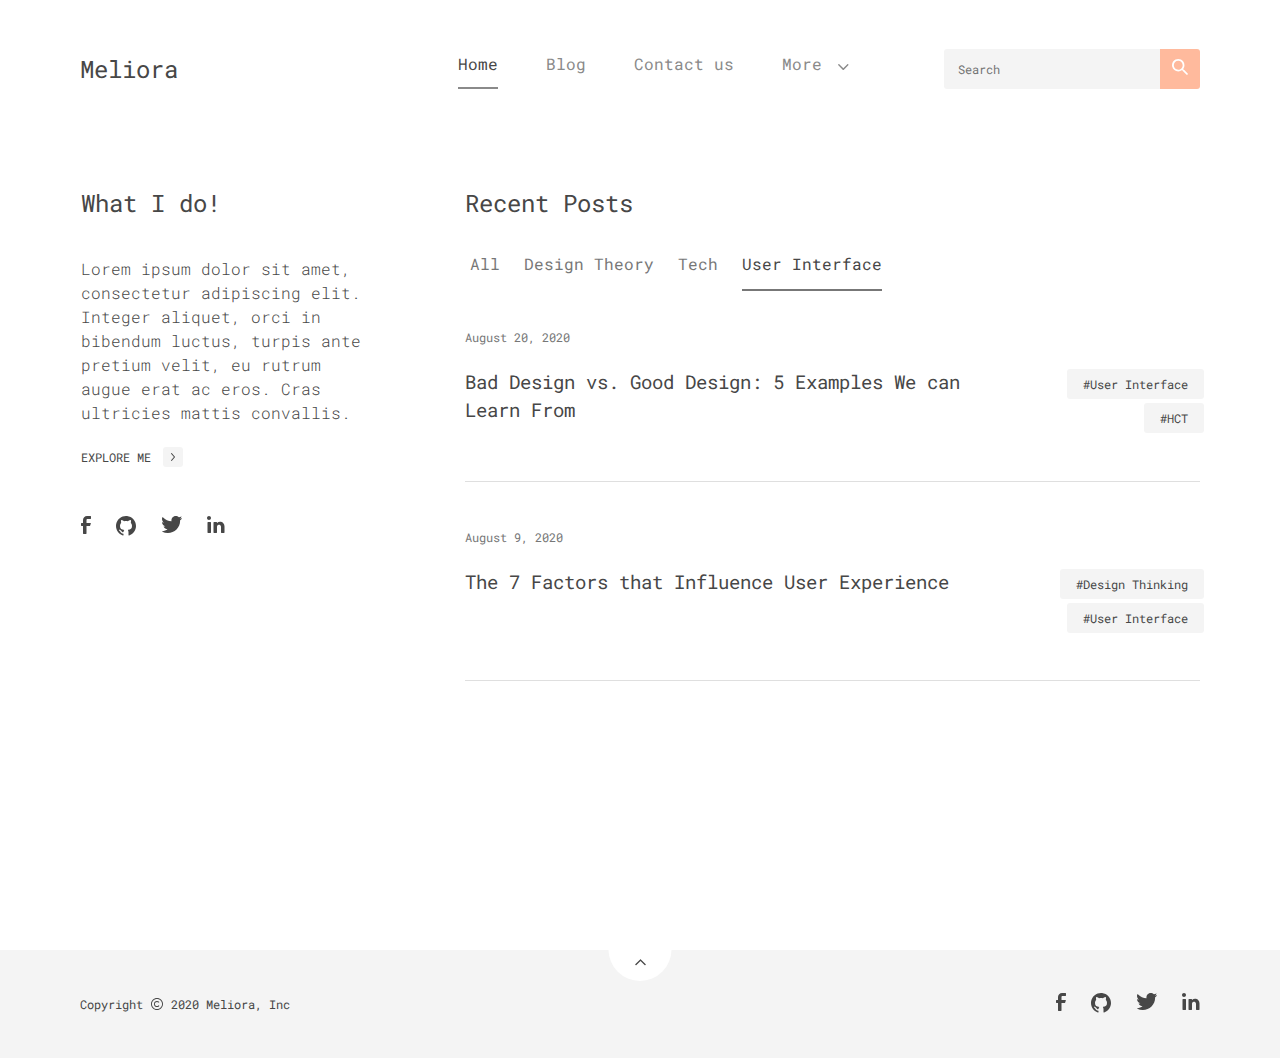
<file: categories/user-interface.html>
<!DOCTYPE html>
<html lang="en">
<head>
	<title>User Interface – Meliora</title>
	<link rel="stylesheet" href="../css/style.css"/>
	<link rel="shortcut icon" href="../favicon.ico"/>
	<meta http-equiv="content-type" content="text/HTML; charset=UTF-8"/>
	<meta name="viewport" content="width=device-width"/>
</head>
<body>
	<div class="wrapper">
		<header class="header" id="top">
			<div class="container">
				<div class="header__row">
					<div class="header__logo"><a href="../index.html">Meliora</a></div>
					<div class="header__navigation primary-navigation">
						<div class="primary-navigation__icon icon-menu">
							<span></span>
							<span></span>
							<span></span>
						</div>
						<div class="primary-navigation__body">
							<ul class="primary-navigtaion__list primary-menu">
								<li class="primary-menu__item item-active">
									<a href="#" class="primary-menu__link">
										<span>Home</span>
									</a>
								</li>
								<li class="primary-menu__item">
									<a href="#" class="primary-menu__link">
										<span>Blog</span>
									</a>
								</li>
								<li class="primary-menu__item">
									<a href="#" class="primary-menu__link">
										<span>Contact us</span>
									</a>
								</li>
								<li class="primary-menu__item primary-menu__item menu__item-has-child">
									<div class="primary-menu__link not-linked">
										<span>More</span>
										<span class="menu__link-icon">
											<svg width="11" height="6" viewBox="0 0 11 6" fill="none" xmlns="http://www.w3.org/2000/svg">
											<path d="M9.58583 0.0784063C9.6356 0.0282258 9.70335 1.0746e-08 9.77403 9.90319e-09C9.8447 9.06038e-09 9.91245 0.0282258 9.96223 0.0784063L10.5242 0.640348C10.5754 0.688449 10.6045 0.755607 10.6045 0.825895C10.6045 0.896183 10.5754 0.963341 10.5242 1.01144L5.65224 5.88337C5.57775 5.95796 5.47668 5.99991 5.37127 6L5.23343 6C5.12802 5.99991 5.02695 5.95796 4.95246 5.88337L0.0805311 1.01144C0.0292797 0.963341 0.000206958 0.896183 0.000206957 0.825895C0.000206956 0.755607 0.0292797 0.688449 0.0805311 0.640348L0.642473 0.0784065C0.692244 0.0282259 0.759995 1.17394e-07 0.830671 1.16552e-07C0.901348 1.15709e-07 0.969098 0.0282259 1.01887 0.0784064L5.30235 4.36189L9.58583 0.0784063Z" fill="#8a8a8a"/>
											</svg>
										</span>
									</div>
									<ul class="primary-menu__sub-menu secondary-menu">
										<li class="secondary-menu__item">
											<a href="#" class="secondary-menu__link">
												<span>Child 1</span>
											</a>
										</li>
										<li class="secondary-menu__item menu__item-has-child">
											<div class="secondary-menu__link not-linked">
												<span>Child 2</span>
												<span class="menu__link-icon">
													<svg width="8" height="5" viewBox="0 0 8 5" fill="none" xmlns="http://www.w3.org/2000/svg">
													<path d="M6.72143 0.421106C6.75305 0.387653 6.7961 0.368835 6.841 0.368835C6.88591 0.368835 6.92895 0.387653 6.96058 0.421106L7.31762 0.795734C7.35018 0.827801 7.36865 0.872573 7.36865 0.919432C7.36865 0.966291 7.35018 1.01106 7.31762 1.04313L4.22215 4.29108C4.17482 4.34081 4.11061 4.36877 4.04363 4.36884L3.95606 4.36884C3.88908 4.36877 3.82487 4.34081 3.77754 4.29108L0.682072 1.04313C0.649508 1.01106 0.631037 0.966291 0.631037 0.919432C0.631037 0.872573 0.649508 0.827801 0.682072 0.795734L1.03911 0.421106C1.07073 0.387652 1.11378 0.368835 1.15869 0.368835C1.20359 0.368835 1.24664 0.387652 1.27826 0.421106L3.99984 3.27676L6.72143 0.421106Z" fill="#8a8a8a"/>
													</svg>
												</span>
											</div>
											<ul class="secondary-menu__sub-menu tertiary-menu">
												<li class="tertiary-menu__item">
													<a href="#!" class="tertiary-menu__link">
														<span>Child 1</span>
													</a>
												</li>
												<li class="tertiary-menu__item menu__item-has-child">
													<a href="#!" class="tertiary-menu__link">
														<span>Child 2</span>
													</a>
												</li>
												<li class="tertiary-menu__item">
													<a href="#!" class="tertiary-menu__link">
														<span>Child 3</span>
													</a>
												</li>
											</ul>
										</li>
										<li class="secondary-menu__item">
											<a href="#" class="secondary-menu__link">
												<span>Child 3</span>
											</a>
										</li>
									</ul>
								</li>
							</ul>
						</div>
					</div>
					<div class="header__search search">
						<input class="search__input" placeholder="Search" type="search" name="search-content" value="">
						<button class="search__button" type="submit" name="button">
							<svg width="16" height="16" viewBox="0 0 16 16" fill="none" xmlns="http://www.w3.org/2000/svg">
							<path fill-rule="evenodd" clip-rule="evenodd" d="M12.331 11.0715L15.8859 14.6313C16.0447 14.8079 16.0368 15.0783 15.8681 15.2454L15.246 15.8684C15.1626 15.9526 15.049 16 14.9305 16C14.812 16 14.6985 15.9526 14.615 15.8684L11.0601 12.3085C10.9618 12.21 10.8726 12.1028 10.7935 11.9881L10.127 11.0982C9.02413 11.9801 7.6546 12.4602 6.24327 12.4598C3.33502 12.4699 0.807867 10.461 0.157951 7.62231C-0.491966 4.78365 0.90881 1.87288 3.53098 0.613257C6.15315 -0.646363 9.29689 0.0813446 11.101 2.36555C12.9052 4.64977 12.8882 7.88086 11.0601 10.1459L11.9489 10.76C12.0877 10.849 12.2159 10.9535 12.331 11.0715ZM1.79968 6.23008C1.79968 8.68763 3.78915 10.6799 6.24329 10.6799C7.42181 10.6799 8.55206 10.2111 9.3854 9.37656C10.2187 8.54206 10.6869 7.41024 10.6869 6.23008C10.6869 3.77252 8.69743 1.78027 6.24329 1.78027C3.78915 1.78027 1.79968 3.77252 1.79968 6.23008Z" fill="white"/>
							</svg>
					</button>
					</div>
				</div>
			</div>
		</header>
		<main class="main">
			<div class="container">
				<div class="main__row">
					<div class="main__column sidebar-about">
					    <div class="sidebar-about__body">
					        <h2 class="sidebar-about__title">
					            What I do!
					        </h2>
					        <div class="sidebar-about__text">
					            Lorem ipsum dolor sit amet, consectetur adipiscing elit. Integer aliquet, orci in bibendum luctus, turpis ante pretium velit, eu rutrum augue erat ac eros. Cras ultricies mattis convallis.
					        </div>
					        <div class="sidebar-about__btn">
					            <a href="" class="sidebar-about__link">
					                <span>Explore Me</span>
					                <span class="link__span-has-icon">
					                    <svg width="4" height="8" viewBox="0 0 4 8" fill="none" xmlns="http://www.w3.org/2000/svg">
					                    <path d="M0.0522708 0.768491C0.0188171 0.730943 -1.2282e-07 0.679832 -1.13187e-07 0.626512C-1.03554e-07 0.573193 0.0188171 0.522082 0.0522708 0.484534L0.426899 0.0605983C0.458966 0.0219333 0.503738 8.52407e-08 0.550597 9.317e-08C0.597456 1.01099e-07 0.642227 0.0219333 0.674295 0.0605984L3.92225 3.73604C3.97197 3.79224 3.99994 3.86848 4 3.94801L4 4.05199C3.99994 4.13152 3.97197 4.20776 3.92225 4.26396L0.674293 7.9394C0.642226 7.97807 0.597454 8 0.550595 8C0.503736 8 0.458965 7.97807 0.426897 7.9394L0.0522696 7.51547C0.0188159 7.47792 -1.34174e-06 7.42681 -1.33211e-06 7.37349C-1.32248e-06 7.32017 0.0188159 7.26906 0.0522696 7.23151L2.90793 4L0.0522708 0.768491Z" fill="#474747"/>
					                    </svg>
					                </span>
					            </a>
					        </div>
					        <div class="sidebar-about__socials socials">
								<ul class="socials__list">
									<li class="socials__item">
				                        <a href="https://facebook.com/" target="_blank">
				                            <svg width="10" height="18" viewBox="0 0 10 18" fill="none" xmlns="http://www.w3.org/2000/svg">
				                            <path d="M9.5 3H6.5C5.94772 3 5.5 3.44772 5.5 4V7H9.5C9.61374 6.99748 9.7216 7.05039 9.78923 7.14188C9.85685 7.23336 9.87578 7.35201 9.84 7.46L9.1 9.66C9.03181 9.86192 8.84312 9.99842 8.63 10H5.5V17.5C5.5 17.7761 5.27614 18 5 18H2.5C2.22386 18 2 17.7761 2 17.5V10H0.5C0.223858 10 0 9.77614 0 9.5V7.5C0 7.22386 0.223858 7 0.5 7H2V4C2 1.79086 3.79086 0 6 0H9.5C9.77614 0 10 0.223858 10 0.5V2.5C10 2.77614 9.77614 3 9.5 3Z" fill="#474747"/>
				                            </svg>
				                        </a>
				                    </li>
				                    <li class="socials__item">
				                        <a href="https://github.com" target="_blank">
				                            <svg width="21" height="20" viewBox="0 0 21 20" fill="none" xmlns="http://www.w3.org/2000/svg">
				                            <path d="M20.0015 10.0082C19.9982 14.3106 17.2434 18.1287 13.1615 19.4882C13.0087 19.5353 12.8427 19.5095 12.7115 19.4182C12.5802 19.3227 12.5022 19.1705 12.5015 19.0082V16.3382C12.5231 15.6191 12.3504 14.9074 12.0015 14.2782C11.9487 14.1959 11.9487 14.0905 12.0015 14.0082C12.042 13.9323 12.1163 13.8804 12.2015 13.8682C14.6415 13.6182 16.0015 12.6482 16.0015 10.0082C16.0603 8.77557 15.633 7.56907 14.8115 6.64821C14.9313 6.25922 14.9953 5.85519 15.0015 5.44821C14.9972 5.08333 14.9468 4.72045 14.8515 4.36821C14.7886 4.13333 14.563 3.98009 14.3215 4.00821C13.4052 4.13826 12.5523 4.55073 11.8815 5.18821C10.6396 4.94827 9.36332 4.94827 8.12147 5.18821C7.45062 4.55073 6.59772 4.13826 5.68147 4.00821C5.43996 3.98009 5.21435 4.13333 5.15147 4.36821C5.05616 4.72045 5.00576 5.08333 5.00147 5.44821C5.00769 5.85519 5.07166 6.25922 5.19147 6.64821C4.36995 7.56907 3.94265 8.77557 4.00147 10.0082C4.00147 12.7882 5.51147 13.7182 8.28147 13.9482C7.93762 14.3988 7.70158 14.9222 7.59147 15.4782C7.59147 15.4782 7.59147 15.5482 7.59147 15.5982C7.58666 15.6448 7.58666 15.6917 7.59147 15.7382C7.54986 16.0526 7.2672 16.2778 6.95147 16.2482C6.80093 16.2411 6.65393 16.2001 6.52147 16.1282C5.97668 15.7964 5.49575 15.3697 5.10147 14.8682C4.85026 14.5834 4.58317 14.3129 4.30147 14.0582C4.12248 13.9033 3.92416 13.7722 3.71147 13.6682C3.56243 13.5845 3.38052 13.5845 3.23147 13.6682C3.08839 13.76 3.00176 13.9182 3.00147 14.0882V14.1482C3.00176 14.3182 3.08839 14.4764 3.23147 14.5682C3.59044 14.8687 3.90077 15.2229 4.15147 15.6182C4.57485 16.2816 5.11331 16.8641 5.74147 17.3382C6.15535 17.6157 6.64321 17.762 7.14147 17.7582H7.50147V19.0082C7.5007 19.1705 7.42272 19.3227 7.29147 19.4182C7.16021 19.5095 6.99426 19.5353 6.84147 19.4882C1.99352 17.8735 -0.857286 12.8637 0.230845 7.87112C1.31897 2.87854 5.99597 -0.490604 11.0762 0.0585358C16.1563 0.607676 20.0054 4.89843 20.0015 10.0082Z" fill="#474747"/>
				                            </svg>
				                        </a>
				                    </li>
				                    <li class="socials__item">
				                        <a href="https://twitter.com" target="_blank">
				                            <svg width="20" height="17" viewBox="0 0 20 17" fill="none" xmlns="http://www.w3.org/2000/svg">
				                            <path d="M19.9698 2.46378C19.4537 3.15213 18.83 3.75258 18.1226 4.24195C18.1226 4.42177 18.1226 4.60158 18.1226 4.79139C18.1282 8.0568 16.8239 11.1879 14.5019 13.4828C12.18 15.7777 9.03469 17.0443 5.77114 16.9988C3.8844 17.0051 2.02183 16.5743 0.329325 15.7401C0.238065 15.7003 0.179203 15.61 0.17955 15.5103V15.4005C0.17955 15.257 0.295781 15.1407 0.43916 15.1407C2.29377 15.0796 4.08222 14.4366 5.55147 13.3026C3.87279 13.2688 2.3624 12.2744 1.66731 10.7453C1.6322 10.6617 1.64313 10.5659 1.69616 10.4925C1.74918 10.419 1.83663 10.3785 1.92692 10.3856C2.43711 10.4369 2.9524 10.3894 3.44464 10.2458C1.59151 9.86109 0.199097 8.32265 -0.000179413 6.43969C-0.00726198 6.34936 0.0332177 6.26187 0.106636 6.20882C0.180054 6.15577 0.275798 6.14483 0.35928 6.17996C0.856578 6.39939 1.39341 6.51496 1.93691 6.51961C0.31313 5.45384 -0.388234 3.42672 0.229475 1.58469C0.293237 1.4057 0.446425 1.27347 0.632746 1.2366C0.819067 1.19972 1.01104 1.26365 1.13811 1.40487C3.32929 3.73695 6.34002 5.12662 9.53547 5.28088C9.45362 4.95427 9.41336 4.61862 9.41565 4.28191C9.44554 2.51636 10.538 0.943567 12.1815 0.299861C13.825 -0.343846 15.6943 0.0689272 16.9144 1.34494C17.746 1.18651 18.55 0.907164 19.3008 0.515789C19.3558 0.481454 19.4255 0.481454 19.4805 0.515789C19.5148 0.57081 19.5148 0.640583 19.4805 0.695604C19.1169 1.52835 18.5025 2.2268 17.7232 2.69355C18.4056 2.6144 19.0761 2.45341 19.7201 2.21404C19.7744 2.17713 19.8456 2.17713 19.8999 2.21404C19.9453 2.23482 19.9793 2.27457 19.9927 2.32269C20.0062 2.37081 19.9978 2.42242 19.9698 2.46378Z" fill="#474747"/>
				                            </svg>
				                        </a>
				                    </li>
				                    <li class="socials__item">
				                        <a href="https://linkedin.com" target="_blank">
				                            <svg width="18" height="17" viewBox="0 0 18 17" fill="none" xmlns="http://www.w3.org/2000/svg">
				                            <path fill-rule="evenodd" clip-rule="evenodd" d="M0 2C0 0.895431 0.89543 0 2 0C2.53043 0 3.03914 0.210713 3.41421 0.585787C3.78929 0.960859 4 1.46957 4 2C4 3.10457 3.10457 4 2 4C0.89543 4 0 3.10457 0 2ZM17.5 10.41C17.5345 8.24489 16.0574 6.34762 13.95 5.84999C12.5377 5.5459 11.0657 5.94466 10 6.91999V6.49999C10 6.22385 9.77614 5.99999 9.5 5.99999H7C6.72386 5.99999 6.5 6.22385 6.5 6.49999V16.5C6.5 16.7761 6.72386 17 7 17H9.5C9.77614 17 10 16.7761 10 16.5V10.86C9.97531 9.85571 10.6753 8.97867 11.66 8.77999C12.2464 8.67878 12.8473 8.8439 13.2997 9.2305C13.752 9.6171 14.0087 10.185 14 10.78V16.5C14 16.7761 14.2239 17 14.5 17H17C17.2761 17 17.5 16.7761 17.5 16.5V10.41ZM4 6.5V16.5C4 16.7761 3.77614 17 3.5 17H1C0.723858 17 0.5 16.7761 0.5 16.5V6.5C0.5 6.22386 0.723858 6 1 6H3.5C3.77614 6 4 6.22386 4 6.5Z" fill="#474747"/>
				                            </svg>
				                        </a>
				                    </li>
				                </ul>
					        </div>
					    </div>
					</div>
					<div class="main__column recent-posts">
						<div class="recent-posts__header">
							<div class="recent-posts__title">
								<h2>Recent Posts</h2>
							</div>
							<div class="recent-posts__navigation rp-navigation">
								<div class="rp-navigation__body">
									<ul class="rp-navigation__list ">
										<li class="rp-navigation__item">
											<a href="../index.html" class="rp-navigation__link">
												<span>All</span>
											</a>
										</li>
										<li class="rp-navigation__item">
											<a href="design-theory.html" class="rp-navigation__link">
												<span>Design Theory</span>
											</a>
										</li>
										<li class="rp-navigation__item">
											<a href="tech.html" class="rp-navigation__link">
												<span>Tech</span>
											</a>
										</li>
										<li class="rp-navigation__item active">
											<a href="user-interface.html" class="rp-navigation__link">
												<span>User Interface</span>
											</a>
										</li>
									</ul>
								</div>
							</div>
						</div>
						<div class="recent-posts__content">
							<article class="recent-posts__post post">
								<div class="post__date">
									<time datetime="2020-08-20">August 20, 2020</time>
								</div>
								<div class="post__title-n-tags">
									<h3 class="post__title">
										<a href="../articles/article_1.html">
											Bad Design vs. Good Design: 5 Examples We can Learn From
										</a>
									</h3>
									<div class="post__tags tags">
										<div class="tags__body">
											<ul class="tags__list">
												<li class="tags__item">
													<a href="#" class="tags__link">
														<span>User Interface</span>
													</a>
												</li>
												<li class="tags__item">
													<a href="#" class="tags__link">
														<span>HCT</span>
													</a>
												</li>
											</ul>
										</div>
									</div>
								</div>
							</article>
							<article class="recent-posts__post post">
								<div class="post__date">
									<time datetime="2020-08-09">August 9, 2020</time>
								</div>
								<div class="post__title-n-tags">
									<h3 class="post__title">
										<a href="../articles/article_3.html">
											The 7 Factors that Influence User Experience
										</a>
									</h3>
									<div class="post__tags tags">
										<ul class="tags__list">
											<li class="tags__item">
												<a href="#" class="tags__link">
													<span>Design Thinking</span>
												</a>
											</li>
											<li class="tags__item">
												<a href="#" class="tags__link">
													<span>User Interface</span>
												</a>
											</li>
										</ul>
									</div>
								</div>
							</article>
						</div>
					</div>
				</div>
			</div>
		</main>
		<footer class="footer">
		    <div class="container">
		        <div class="footer__row">
		            <div class="footer__copyright">
		                <span class="copyright">Copyright <img src="../images/footer/copyright-icon.svg" alt=""></span>
		                <span>2020 Meliora, Inc</span>
		            </div>
		            <div class="footer__back-2-header back-2-header">
		                <a href="#top" class="back-2-header__link">
		                    <svg width="12" height="7" viewBox="0 0 12 7" fill="none" xmlns="http://www.w3.org/2000/svg">
		                    <path d="M1.7169 6.22372C1.66713 6.2739 1.59938 6.30212 1.52871 6.30212C1.45803 6.30212 1.39028 6.2739 1.34051 6.22372L0.778567 5.66178C0.727315 5.61368 0.698242 5.54652 0.698242 5.47623C0.698242 5.40594 0.727315 5.33878 0.778567 5.29068L5.6505 0.418753C5.72499 0.344167 5.82605 0.302217 5.93147 0.302124L6.0693 0.302124C6.17472 0.302217 6.27578 0.344167 6.35027 0.418753L11.2222 5.29068C11.2735 5.33878 11.3025 5.40594 11.3025 5.47623C11.3025 5.54652 11.2735 5.61367 11.2222 5.66178L10.6603 6.22372C10.6105 6.2739 10.5427 6.30212 10.4721 6.30212C10.4014 6.30212 10.3336 6.2739 10.2839 6.22372L6.00038 1.94024L1.7169 6.22372Z" fill="#474747"/>
		                    </svg>

		                </a>
		            </div>
		            <div class="footer__socials socials">
		                <ul class="socials__list">	<li class="socials__item">
		                        <a href="#">
		                            <svg width="10" height="18" viewBox="0 0 10 18" fill="none" xmlns="http://www.w3.org/2000/svg">
		                            <path d="M9.5 3H6.5C5.94772 3 5.5 3.44772 5.5 4V7H9.5C9.61374 6.99748 9.7216 7.05039 9.78923 7.14188C9.85685 7.23336 9.87578 7.35201 9.84 7.46L9.1 9.66C9.03181 9.86192 8.84312 9.99842 8.63 10H5.5V17.5C5.5 17.7761 5.27614 18 5 18H2.5C2.22386 18 2 17.7761 2 17.5V10H0.5C0.223858 10 0 9.77614 0 9.5V7.5C0 7.22386 0.223858 7 0.5 7H2V4C2 1.79086 3.79086 0 6 0H9.5C9.77614 0 10 0.223858 10 0.5V2.5C10 2.77614 9.77614 3 9.5 3Z" fill="#474747"/>
		                            </svg>
		                        </a>
		                    </li>
		                    <li class="socials__item">
		                        <a href="#">
		                            <svg width="21" height="20" viewBox="0 0 21 20" fill="none" xmlns="http://www.w3.org/2000/svg">
		                            <path d="M20.0015 10.0082C19.9982 14.3106 17.2434 18.1287 13.1615 19.4882C13.0087 19.5353 12.8427 19.5095 12.7115 19.4182C12.5802 19.3227 12.5022 19.1705 12.5015 19.0082V16.3382C12.5231 15.6191 12.3504 14.9074 12.0015 14.2782C11.9487 14.1959 11.9487 14.0905 12.0015 14.0082C12.042 13.9323 12.1163 13.8804 12.2015 13.8682C14.6415 13.6182 16.0015 12.6482 16.0015 10.0082C16.0603 8.77557 15.633 7.56907 14.8115 6.64821C14.9313 6.25922 14.9953 5.85519 15.0015 5.44821C14.9972 5.08333 14.9468 4.72045 14.8515 4.36821C14.7886 4.13333 14.563 3.98009 14.3215 4.00821C13.4052 4.13826 12.5523 4.55073 11.8815 5.18821C10.6396 4.94827 9.36332 4.94827 8.12147 5.18821C7.45062 4.55073 6.59772 4.13826 5.68147 4.00821C5.43996 3.98009 5.21435 4.13333 5.15147 4.36821C5.05616 4.72045 5.00576 5.08333 5.00147 5.44821C5.00769 5.85519 5.07166 6.25922 5.19147 6.64821C4.36995 7.56907 3.94265 8.77557 4.00147 10.0082C4.00147 12.7882 5.51147 13.7182 8.28147 13.9482C7.93762 14.3988 7.70158 14.9222 7.59147 15.4782C7.59147 15.4782 7.59147 15.5482 7.59147 15.5982C7.58666 15.6448 7.58666 15.6917 7.59147 15.7382C7.54986 16.0526 7.2672 16.2778 6.95147 16.2482C6.80093 16.2411 6.65393 16.2001 6.52147 16.1282C5.97668 15.7964 5.49575 15.3697 5.10147 14.8682C4.85026 14.5834 4.58317 14.3129 4.30147 14.0582C4.12248 13.9033 3.92416 13.7722 3.71147 13.6682C3.56243 13.5845 3.38052 13.5845 3.23147 13.6682C3.08839 13.76 3.00176 13.9182 3.00147 14.0882V14.1482C3.00176 14.3182 3.08839 14.4764 3.23147 14.5682C3.59044 14.8687 3.90077 15.2229 4.15147 15.6182C4.57485 16.2816 5.11331 16.8641 5.74147 17.3382C6.15535 17.6157 6.64321 17.762 7.14147 17.7582H7.50147V19.0082C7.5007 19.1705 7.42272 19.3227 7.29147 19.4182C7.16021 19.5095 6.99426 19.5353 6.84147 19.4882C1.99352 17.8735 -0.857286 12.8637 0.230845 7.87112C1.31897 2.87854 5.99597 -0.490604 11.0762 0.0585358C16.1563 0.607676 20.0054 4.89843 20.0015 10.0082Z" fill="#474747"/>
		                            </svg>
		                        </a>
		                    </li>
		                    <li class="socials__item">
		                        <a href="#">
		                            <svg width="20" height="17" viewBox="0 0 20 17" fill="none" xmlns="http://www.w3.org/2000/svg">
		                            <path d="M19.9698 2.46378C19.4537 3.15213 18.83 3.75258 18.1226 4.24195C18.1226 4.42177 18.1226 4.60158 18.1226 4.79139C18.1282 8.0568 16.8239 11.1879 14.5019 13.4828C12.18 15.7777 9.03469 17.0443 5.77114 16.9988C3.8844 17.0051 2.02183 16.5743 0.329325 15.7401C0.238065 15.7003 0.179203 15.61 0.17955 15.5103V15.4005C0.17955 15.257 0.295781 15.1407 0.43916 15.1407C2.29377 15.0796 4.08222 14.4366 5.55147 13.3026C3.87279 13.2688 2.3624 12.2744 1.66731 10.7453C1.6322 10.6617 1.64313 10.5659 1.69616 10.4925C1.74918 10.419 1.83663 10.3785 1.92692 10.3856C2.43711 10.4369 2.9524 10.3894 3.44464 10.2458C1.59151 9.86109 0.199097 8.32265 -0.000179413 6.43969C-0.00726198 6.34936 0.0332177 6.26187 0.106636 6.20882C0.180054 6.15577 0.275798 6.14483 0.35928 6.17996C0.856578 6.39939 1.39341 6.51496 1.93691 6.51961C0.31313 5.45384 -0.388234 3.42672 0.229475 1.58469C0.293237 1.4057 0.446425 1.27347 0.632746 1.2366C0.819067 1.19972 1.01104 1.26365 1.13811 1.40487C3.32929 3.73695 6.34002 5.12662 9.53547 5.28088C9.45362 4.95427 9.41336 4.61862 9.41565 4.28191C9.44554 2.51636 10.538 0.943567 12.1815 0.299861C13.825 -0.343846 15.6943 0.0689272 16.9144 1.34494C17.746 1.18651 18.55 0.907164 19.3008 0.515789C19.3558 0.481454 19.4255 0.481454 19.4805 0.515789C19.5148 0.57081 19.5148 0.640583 19.4805 0.695604C19.1169 1.52835 18.5025 2.2268 17.7232 2.69355C18.4056 2.6144 19.0761 2.45341 19.7201 2.21404C19.7744 2.17713 19.8456 2.17713 19.8999 2.21404C19.9453 2.23482 19.9793 2.27457 19.9927 2.32269C20.0062 2.37081 19.9978 2.42242 19.9698 2.46378Z" fill="#474747"/>
		                            </svg>
		                        </a>
		                    </li>
		                    <li class="socials__item">
		                        <a href="#">
		                            <svg width="18" height="17" viewBox="0 0 18 17" fill="none" xmlns="http://www.w3.org/2000/svg">
		                            <path fill-rule="evenodd" clip-rule="evenodd" d="M0 2C0 0.895431 0.89543 0 2 0C2.53043 0 3.03914 0.210713 3.41421 0.585787C3.78929 0.960859 4 1.46957 4 2C4 3.10457 3.10457 4 2 4C0.89543 4 0 3.10457 0 2ZM17.5 10.41C17.5345 8.24489 16.0574 6.34762 13.95 5.84999C12.5377 5.5459 11.0657 5.94466 10 6.91999V6.49999C10 6.22385 9.77614 5.99999 9.5 5.99999H7C6.72386 5.99999 6.5 6.22385 6.5 6.49999V16.5C6.5 16.7761 6.72386 17 7 17H9.5C9.77614 17 10 16.7761 10 16.5V10.86C9.97531 9.85571 10.6753 8.97867 11.66 8.77999C12.2464 8.67878 12.8473 8.8439 13.2997 9.2305C13.752 9.6171 14.0087 10.185 14 10.78V16.5C14 16.7761 14.2239 17 14.5 17H17C17.2761 17 17.5 16.7761 17.5 16.5V10.41ZM4 6.5V16.5C4 16.7761 3.77614 17 3.5 17H1C0.723858 17 0.5 16.7761 0.5 16.5V6.5C0.5 6.22386 0.723858 6 1 6H3.5C3.77614 6 4 6.22386 4 6.5Z" fill="#474747"/>
		                            </svg>
		                        </a>
		                    </li>
		                </ul>
		            </div>
		        </div>
		    </div>
		</footer>
	</div>
	<script src="../js/jquery.js"></script>
	<script src="../js/script.js"></script>
</body>
</html>
</file>
<file: css/style.css>
@import url("https://fonts.googleapis.com/css2?family=Roboto+Mono:wght@300;400;500;700&display=swap");
* {
  padding: 0;
  margin: 0;
  border: 0;
}

*, *:before, *:after {
  -webkit-box-sizing: border-box;
  box-sizing: border-box;
}

:focus, :active {
  outline: none;
}

a:focus, a:active {
  outline: none;
}

nav, footer, header, aside {
  display: block;
}

html, body {
  height: 100%;
  width: 100%;
  font-size: 100%;
  line-height: 1;
  font-size: 14px;
  -ms-text-size-adjust: 100%;
  -moz-text-size-adjust: 100%;
  -webkit-text-size-adjust: 100%;
}

input, button, textarea {
  font-family: inherit;
}

input::-ms-clear {
  display: none;
}

button {
  cursor: pointer;
}

button:-moz-focus-inner {
  padding: 0;
  border: 0;
}

a, a:visited {
  text-decoration: none;
  color: inherit;
}

ul li {
  list-style: none;
}

img {
  vertical-align: top;
}

h1, h2, h3, h4, h5, h6 {
  font-size: inherit;
  font-weight: 400;
}

input[type=search]::-webkit-search-decoration,
input[type=search]::-webkit-search-cancel-button,
input[type=search]::-webkit-search-results-button,
input[type=search]::-webkit-search-results-decoration {
  display: none;
}

body {
  font-family: "Roboto Mono", monospace;
}

html {
  scroll-behavior: smooth;
}

html, body {
  height: 100%;
}

a, path, span {
  -webkit-transition: 0.125s all ease-in;
  transition: 0.125s all ease-in;
}

.wrapper {
  min-height: 100%;
  display: -ms-flex;
  display: -webkit-box;
  display: -ms-flexbox;
  display: flex;
  -webkit-box-orient: vertical;
  -webkit-box-direction: normal;
      -ms-flex-direction: column;
          flex-direction: column;
  overflow: hidden;
}

.container {
  max-width: 1160px;
  width: 100%;
  padding: 0px 20px;
  margin: 0px auto;
}

.socials__list {
  display: -ms-flex;
  display: -webkit-box;
  display: -ms-flexbox;
  display: flex;
  margin: 0px -12.5px;
}
.socials__item {
  padding: 0px 12.5px;
}
.socials__item svg:hover path {
  fill: #FFBA9D;
}

*::-moz-selection {
  background-color: #EE918D;
  color: #F6E1D3;
}

*::selection {
  background-color: #EE918D;
  color: #F6E1D3;
}

::-webkit-scrollbar {
  width: 2px;
  height: 2px;
}

::-webkit-scrollbar-thumb {
  background: #A8A6A8;
  border-radius: 0px;
}

::-webkit-scrollbar-thumb:hover {
  background: #878587;
}

::-webkit-scrollbar-track {
  background: #FFFFFF;
  border-radius: 0px;
  -webkit-box-shadow: inset 0px 0px 0px 0px #F0F0F0;
          box-shadow: inset 0px 0px 0px 0px #F0F0F0;
}

.header {
  padding: 48px 0px;
}
.header__row {
  display: -ms-flex;
  display: -webkit-box;
  display: -ms-flexbox;
  display: flex;
  -webkit-box-pack: justify;
      -ms-flex-pack: justify;
          justify-content: space-between;
  -webkit-box-align: center;
      -ms-flex-align: center;
          align-items: center;
}
.header__logo {
  -webkit-box-flex: 0;
      -ms-flex: 0 0 25.25%;
          flex: 0 0 25.25%;
  font-size: 24px;
  color: #474747;
  -webkit-transition: all 0.125s ease-in;
  transition: all 0.125s ease-in;
}
.header__navigation {
  -webkit-user-select: none;
     -moz-user-select: none;
      -ms-user-select: none;
          user-select: none;
}
.header .search {
  display: -ms-flex;
  display: -webkit-box;
  display: -ms-flexbox;
  display: flex;
}
.header .search__input {
  width: 216px;
  height: 40px;
  background-color: #f4f4f4;
  border-radius: 3px 0px 0px 3px;
  padding: 13px 14px;
  font-size: 12px;
}
.header .search__input:focus {
  border: 1px solid #ffba9d;
}
.header .search__button {
  width: 40px;
  height: 40px;
  background-color: #ffba9d;
  border-radius: 0px 3px 3px 0px;
  -webkit-transition: all 0.2s ease-in;
  transition: all 0.2s ease-in;
}
.header .search__button:hover {
  background-color: #8a8a8a;
}
.header .primary-menu {
  display: -ms-flex;
  display: -webkit-box;
  display: -ms-flexbox;
  display: flex;
  margin: 0px -24px;
}
.header .primary-menu__item {
  padding: 0px 24px;
  position: relative;
}
.header .primary-menu__item > a span, .header .primary-menu__item > div span {
  white-space: nowrap;
}
.header .primary-menu__item:after {
  content: "";
  display: none;
  width: 0;
  height: 2px;
  background-color: #8a8a8a;
  margin: 7px 0px 0px 0px;
}
.header .primary-menu__item:hover > a span, .header .primary-menu__item:hover > div span {
  color: #474747;
}
.header .primary-menu__item:hover > a span path, .header .primary-menu__item:hover > div span path {
  fill: #474747;
}
.header .primary-menu__item:not(.menu__item-has-child):hover:after {
  content: "";
  display: block;
  width: 100%;
  height: 2px;
  background-color: #8a8a8a;
}
.header .primary-menu__item.item-active .primary-menu__link span {
  color: #474747;
}
.header .primary-menu__item.item-active:after {
  content: "";
  display: block;
  width: 100%;
  height: 2px;
  background-color: #8a8a8a;
}
.header .primary-menu__item.menu__item-has-child {
  display: -ms-flex;
  display: -webkit-box;
  display: -ms-flexbox;
  display: flex;
  margin: 0px -4px;
}
.header .primary-menu__item.menu__item-has-child span {
  display: inline-block;
  padding: 0px 4px;
}
.header .primary-menu__item.menu__item-has-child span:hover span {
  color: #474747;
}
.header .primary-menu__item.menu__item-has-child span:hover span path {
  fill: #474747;
}
.header .primary-menu__item.menu__item-has-child.toggled span.menu__link-icon {
  -webkit-transform: rotate(-180deg) translateY(-2px);
          transform: rotate(-180deg) translateY(-2px);
}
.header .primary-menu__link span {
  color: #8a8a8a;
  font-size: 16px;
  line-height: 32px;
}
.header .primary-menu__link:hover span {
  color: #474747;
}
.header .secondary-menu {
  display: none;
  position: absolute;
  top: 100%;
  border: 1px solid #8a8a8a;
}
.header .secondary-menu__item {
  width: 100%;
  background-color: #fff;
}
.header .secondary-menu__item:hover > a, .header .secondary-menu__item:hover > div {
  background-color: #f4f4f4;
}
.header .secondary-menu__item:hover > a span, .header .secondary-menu__item:hover > div span {
  color: #474747;
}
.header .secondary-menu__item:hover > a span path, .header .secondary-menu__item:hover > div span path {
  fill: #474747;
}
.header .secondary-menu__item.menu__item-has-child {
  position: relative;
}
.header .secondary-menu__item.menu__item-has-child .not-linked span {
  display: inline-block;
}
.header .secondary-menu__item.menu__item-has-child .not-linked span.menu__link-icon {
  display: -ms-flex;
  display: -webkit-box;
  display: -ms-flexbox;
  display: flex;
  -webkit-box-align: center;
      -ms-flex-align: center;
          align-items: center;
  position: absolute;
  right: 5.63px;
  -webkit-transform: rotate(0deg);
          transform: rotate(0deg);
}
.header .secondary-menu__item.menu__item-has-child.toggled .not-linked span.menu__link-icon {
  -webkit-transform: rotate(-180deg);
          transform: rotate(-180deg);
}
.header .secondary-menu__link {
  display: -ms-flex;
  display: -webkit-box;
  display: -ms-flexbox;
  display: flex;
  padding: 9px 34px 9px 37px;
  -webkit-box-align: center;
      -ms-flex-align: center;
          align-items: center;
}
.header .secondary-menu__link span {
  white-space: nowrap;
  color: #8a8a8a;
  line-height: 21.1px;
}
.header .secondary-menu.showed {
  display: block;
}
.header .tertiary-menu {
  display: none;
  position: absolute;
  top: 0;
  left: 100%;
  border: 1px solid #8a8a8a;
}
.header .tertiary-menu__item {
  display: -ms-flex;
  display: -webkit-box;
  display: -ms-flexbox;
  display: flex;
  -webkit-box-align: center;
      -ms-flex-align: center;
          align-items: center;
}
.header .tertiary-menu__item span {
  white-space: nowrap;
  color: #8a8a8a;
  line-height: 21.1px;
}
.header .tertiary-menu__item.menu__item-has-child {
  position: relative;
}
.header .tertiary-menu__item.menu__item-has-child > a span {
  display: inline-block;
}
.header .tertiary-menu__item.menu__item-has-child > a span.menu__link-icon {
  display: -ms-flex;
  display: -webkit-box;
  display: -ms-flexbox;
  display: flex;
  -webkit-box-align: center;
      -ms-flex-align: center;
          align-items: center;
  position: absolute;
  right: 5.63px;
}
.header .tertiary-menu__link {
  display: -ms-flex;
  display: -webkit-box;
  display: -ms-flexbox;
  display: flex;
  padding: 9px 34px 9px 37px;
  -webkit-box-align: center;
      -ms-flex-align: center;
          align-items: center;
}
.header .tertiary-menu__link span {
  white-space: nowrap;
  color: #8a8a8a;
  line-height: 21.1px;
}
.header .tertiary-menu__item:hover > a {
  background-color: #f4f4f4;
}
.header .tertiary-menu__item:hover > a span {
  color: #474747;
}
.header .tertiary-menu__item:hover > a span.menu__link-icon path {
  fill: #474747;
}
.header .tertiary-menu.showed {
  display: block;
}

.main {
  -webkit-box-flex: 1;
      -ms-flex: 1 1 auto;
          flex: 1 1 auto;
  padding-top: 48px;
  padding-bottom: 134.49px;
}
.main__row {
  display: -ms-flex;
  display: -webkit-box;
  display: -ms-flexbox;
  display: flex;
  -webkit-box-pack: justify;
      -ms-flex-pack: justify;
          justify-content: space-between;
}
.main__column.sidebar-about {
  -webkit-box-flex: 0;
      -ms-flex: 0 0 25.714%;
          flex: 0 0 25.714%;
}
.main__column.recent-posts {
  -webkit-box-flex: 0;
      -ms-flex: 0 0 65.714%;
          flex: 0 0 65.714%;
}
.main .sidebar-about {
  padding-left: 1px;
}
.main .sidebar-about__body {
  -webkit-transition: all 0.5s ease-in-out;
  transition: all 0.5s ease-in-out;
}
.main .sidebar-about__wrapper.body-wrapped {
  -webkit-transform: translateX(-240px);
          transform: translateX(-240px);
}
.main .sidebar-about__body.wrapped {
  -webkit-transform: translateY(-100%);
          transform: translateY(-100%);
}
.main .sidebar-about__title {
  font-size: 24px;
  line-height: 36px;
  color: #474747;
  margin: 0px 0px 36px 0px;
}
.main .sidebar-about__text {
  font-size: 16px;
  font-weight: 300;
  line-height: 24px;
  color: #474747;
  margin: 0px 0px 22px 0px;
}
.main .sidebar-about__btn {
  display: inline-block;
  margin: 0px 0px 49px 0px;
}
.main .sidebar-about__link {
  display: -ms-flex;
  display: -webkit-box;
  display: -ms-flexbox;
  display: flex;
  -webkit-box-align: center;
      -ms-flex-align: center;
          align-items: center;
}
.main .sidebar-about__link span {
  display: inline-block;
  font-size: 12px;
  line-height: 14px;
  text-transform: uppercase;
  color: #474747;
}
.main .sidebar-about__link span.link__span-has-icon {
  display: -ms-flex;
  display: -webkit-box;
  display: -ms-flexbox;
  display: flex;
  -webkit-box-align: center;
      -ms-flex-align: center;
          align-items: center;
  -webkit-box-pack: center;
      -ms-flex-pack: center;
          justify-content: center;
  margin: 0px 0px 0px 12px;
  width: 20px;
  height: 20px;
  border-radius: 3px;
  background-color: #f4f4f4;
}
.main .sidebar-about__link:hover span {
  font-weight: 500;
  color: #ffba9d;
}
.main .sidebar-about__link:hover span.link__span-has-icon svg path {
  fill: #ffba9d;
}
.main .recent-posts {
  padding-left: 1px;
  margin-bottom: 134.49px;
}
.main .recent-posts__header {
  margin: 0px 0px 0px 0px;
}
.main .recent-posts__title {
  font-size: 24px;
  color: #474747;
  line-height: 36px;
  margin: 0px 0px 26px 0px;
}
.main .recent-posts .rp-navigation__body {
  margin: 0px 24px 0px 24px;
}
.main .recent-posts .rp-navigation__list {
  display: -ms-flex;
  display: -webkit-box;
  display: -ms-flexbox;
  display: flex;
  margin: 0px -24px;
  padding: 0px 5px;
  overflow-x: auto;
}
.main .recent-posts .rp-navigation__item > a span {
  font-size: 16px;
  line-height: 34px;
  color: #777777;
  white-space: nowrap;
}
.main .recent-posts .rp-navigation__item:not(:last-child) {
  padding-right: 24px;
}
.main .recent-posts .rp-navigation__item.active:after {
  content: "";
  display: block;
  width: 100%;
  height: 2px;
  margin: 8px 0px 0px 0px;
  background-color: #777777;
}
.main .recent-posts .rp-navigation__item:hover > a span {
  color: #474747;
}
.main .recent-posts .rp-navigation__item.active {
  pointer-events: none;
}
.main .recent-posts .rp-navigation__item.active > a span {
  color: #474747;
}
.main .recent-posts .post {
  display: -ms-flex;
  display: -webkit-box;
  display: -ms-flexbox;
  display: flex;
  -webkit-box-orient: vertical;
  -webkit-box-direction: normal;
      -ms-flex-direction: column;
          flex-direction: column;
  padding: 48px 0px 47px 0px;
}
.main .recent-posts .post:first-child {
  padding: 39px 0px 48px 0px;
}
.main .recent-posts .post:not(:nth-child(4)) {
  border-bottom: 1px solid #dfdfdf;
}
.main .recent-posts .post:nth-child(4) {
  margin: 0px 0px 48px 0px;
}
.main .recent-posts .post-has-wrapped-tags .post__date {
  margin: 0px 0px 16px 0px;
}
.main .recent-posts .post-has-wrapped-tags .post__title-n-tags {
  display: -ms-flex;
  display: -webkit-box;
  display: -ms-flexbox;
  display: flex;
  -webkit-box-pack: justify;
      -ms-flex-pack: justify;
          justify-content: space-between;
  -webkit-box-align: normal;
      -ms-flex-align: normal;
          align-items: normal;
}
.main .recent-posts .post-has-wrapped-tags .post__title {
  padding-top: 6px;
}
.main .recent-posts .post__date {
  margin: 0px 0px 24px 0px;
}
.main .recent-posts .post__date time {
  font-size: 12px;
  line-height: 14px;
  color: #777777;
}
.main .recent-posts .post__date:hover time {
  color: #505050;
}
.main .recent-posts .post__title-n-tags {
  display: -ms-flex;
  display: -webkit-box;
  display: -ms-flexbox;
  display: flex;
  -webkit-box-pack: justify;
      -ms-flex-pack: justify;
          justify-content: space-between;
  -webkit-box-align: baseline;
      -ms-flex-align: baseline;
          align-items: baseline;
}
.main .recent-posts .post__title {
  -webkit-box-flex: 0;
      -ms-flex: 0 0 73.913%;
          flex: 0 0 73.913%;
  font-size: 19px;
  color: #474747;
  line-height: 28px;
}
.main .recent-posts .post__title:hover {
  color: #ffba9d;
}
.main .recent-posts .post__tags {
  -webkit-box-flex: 0;
      -ms-flex: 0 0 27.173%;
          flex: 0 0 27.173%;
}
.main .recent-posts .tags {
  -webkit-user-select: none;
     -moz-user-select: none;
      -ms-user-select: none;
          user-select: none;
}
.main .recent-posts .tags__list {
  max-width: 200px;
  display: -ms-flex;
  display: -webkit-box;
  display: -ms-flexbox;
  display: flex;
  -webkit-box-pack: end;
      -ms-flex-pack: end;
          justify-content: flex-end;
  -ms-flex-wrap: wrap;
      flex-wrap: wrap;
  margin: -2px -2px;
}
.main .recent-posts .tags__item {
  display: inline-block;
  padding: 2px 2px;
}
.main .recent-posts .tags__item:hover > a {
  background-color: #dfdfdf;
}
.main .recent-posts .tags__item:not(.item-wrapped) span:before {
  content: "#";
}
.main .recent-posts .tags__item.item-wrapped > a {
  background-color: #dfdfdf;
  padding: 8px;
}
.main .recent-posts .tags__item.item-wrapped > a span {
  font-weight: 500;
}
.main .recent-posts .tags__link {
  display: -ms-flex;
  display: -webkit-box;
  display: -ms-flexbox;
  display: flex;
  padding: 8px 16px;
  background-color: #f4f4f4;
  border-radius: 3px;
}
.main .recent-posts .tags__link span {
  font-size: 12px;
  line-height: 14px;
  color: #474747;
  white-space: nowrap;
}
.main .recent-posts .tags .item-wrapped > span {
  display: inline-block;
  padding: 8px;
  font-size: 12px;
  cursor: pointer;
  background-color: #dfdfdf;
  border-radius: 3px;
  line-height: 14px;
  font-weight: 500;
  color: #474747;
  white-space: nowrap;
}
.main .recent-posts .tags .item-wrapped__list {
  display: none;
}
.main .recent-posts .tags .item-wrapped__list li {
  padding: 2px 2px;
}
.main .recent-posts .tags .item-wrapped__link {
  display: inline-block;
  padding: 8px 16px;
  background-color: #f4f4f4;
  border-radius: 3px;
}
.main .recent-posts .tags .item-wrapped__link span {
  font-size: 12px;
  line-height: 14px;
  color: #474747;
  white-space: nowrap;
}
.main .recent-posts .tags .item-wrapped__link span:before {
  content: "#";
}
.main .recent-posts .tags .item-wrapped.unwrapped > span {
  display: none;
}
.main .recent-posts .tags .item-wrapped.unwrapped .item-wrapped__list {
  display: -ms-flex;
  display: -webkit-box;
  display: -ms-flexbox;
  display: flex;
  -ms-flex-wrap: wrap;
      flex-wrap: wrap;
  -webkit-box-pack: end;
      -ms-flex-pack: end;
          justify-content: flex-end;
}
.main .recent-posts .pagination__body {
  display: -ms-flex;
  display: -webkit-box;
  display: -ms-flexbox;
  display: flex;
  margin: 0px -12px;
  -webkit-box-align: center;
      -ms-flex-align: center;
          align-items: center;
}
.main .recent-posts .pagination__body a {
  padding: 0px 6px;
}
.main .recent-posts .pagination__body ul {
  padding: 0px 12px;
}
.main .recent-posts .pagination__button {
  display: -ms-flex;
  display: -webkit-box;
  display: -ms-flexbox;
  display: flex;
  width: 32px;
  height: 32px;
  border-radius: 3px;
  background-color: #f4f4f4;
  -webkit-box-align: center;
      -ms-flex-align: center;
          align-items: center;
  -webkit-box-pack: center;
      -ms-flex-pack: center;
          justify-content: center;
}
.main .recent-posts .pagination__button:hover {
  background-color: transparent;
  border: 1px solid #474747;
}
.main .recent-posts .pagination .pagination__button-back.hidden {
  display: none;
  padding: 0;
}
.main .recent-posts .pagination .pagination__button-next.hidden {
  display: none;
  padding: 0;
}
.main .recent-posts .pagination__list {
  display: -ms-flex;
  display: -webkit-box;
  display: -ms-flexbox;
  display: flex;
  margin: 0px -8px;
}
.main .recent-posts .pagination__item {
  padding: 0px 8px;
}
.main .recent-posts .pagination__item:hover span {
  color: #ffba9d;
}
.main .recent-posts .pagination__link-2-page span {
  font-size: 16px;
  line-height: 32px;
}
.main .recent-posts .pagination .page-active span {
  color: #ffba9d;
}

.footer {
  overflow: hidden;
  background-color: #f4f4f4;
}
.footer__row {
  position: relative;
  display: -ms-flex;
  display: -webkit-box;
  display: -ms-flexbox;
  display: flex;
  padding: 42.77px 0px;
  -webkit-box-pack: justify;
      -ms-flex-pack: justify;
          justify-content: space-between;
  -webkit-box-align: center;
      -ms-flex-align: center;
          align-items: center;
}
.footer__copyright span {
  display: -ms-inline-flex;
  display: -webkit-inline-box;
  display: -ms-inline-flexbox;
  display: inline-flex;
  -webkit-box-align: center;
      -ms-flex-align: center;
          align-items: center;
  font-size: 12px;
  line-height: 14px;
  color: #474747;
}
.footer__copyright span img {
  margin: 0px 0px 0px 8px;
}
.footer .back-2-header {
  position: absolute;
  top: -31.5px;
  left: 50%;
  -webkit-transform: translateX(-50%);
          transform: translateX(-50%);
}
.footer .back-2-header__link {
  display: -ms-flex;
  display: -webkit-box;
  display: -ms-flexbox;
  display: flex;
  padding: 15.72px;
  -webkit-box-align: end;
      -ms-flex-align: end;
          align-items: flex-end;
  -webkit-box-pack: center;
      -ms-flex-pack: center;
          justify-content: center;
  width: 63px;
  height: 63px;
  background-color: #fff;
  border-radius: 50%;
}
.footer .back-2-header__link:hover path {
  fill: #ffba9d;
}
.footer .back-2-header__link:hover svg {
  -webkit-animation: back2-jump 0.75s;
          animation: back2-jump 0.75s;
}
@-webkit-keyframes back2-jump {
  from {
    -webkit-transform: scale(1);
            transform: scale(1);
  }
  50% {
    -webkit-transform: scale(1.5) rotate(360deg);
            transform: scale(1.5) rotate(360deg);
  }
  to {
    -webkit-transform: scale(1) rotate(360deg);
            transform: scale(1) rotate(360deg);
  }
}
@keyframes back2-jump {
  from {
    -webkit-transform: scale(1);
            transform: scale(1);
  }
  50% {
    -webkit-transform: scale(1.5) rotate(360deg);
            transform: scale(1.5) rotate(360deg);
  }
  to {
    -webkit-transform: scale(1) rotate(360deg);
            transform: scale(1) rotate(360deg);
  }
}
@media (max-width: 1279px) {
  .main__row {
    -webkit-box-orient: vertical;
    -webkit-box-direction: normal;
        -ms-flex-direction: column;
            flex-direction: column;
  }
  .main .sidebar-about {
    -webkit-box-ordinal-group: 3;
        -ms-flex-order: 2;
            order: 2;
  }
  .main .recent-posts {
    -webkit-box-ordinal-group: 2;
        -ms-flex-order: 1;
            order: 1;
    margin: 0px 0px 50px 0px;
  }
  .main .sidebar-about, .main .recent-posts {
    -webkit-box-flex: 0;
        -ms-flex: 0 0 100%;
            flex: 0 0 100%;
  }
}
@media (max-width: 1023px) {
  body.locked {
    overflow: hidden;
  }

  .header {
    padding: 23px 0px;
  }
  .header__row {
    -webkit-box-orient: vertical;
    -webkit-box-direction: normal;
        -ms-flex-direction: column;
            flex-direction: column;
    margin: -20px 0px;
    -webkit-box-align: start;
        -ms-flex-align: start;
            align-items: flex-start;
  }
  .header__row > div {
    padding: 20px 0px;
  }
  .header .primary-navigation {
    padding: 0;
  }
  .header .primary-navigation .icon-menu {
    position: fixed;
    z-index: 10001;
    top: 32px;
    right: 20px;
    height: 26px;
  }
  .header .primary-navigation .icon-menu span {
    display: block;
    width: 24px;
    height: 0.5px;
    background-color: #000;
    -webkit-transform: scale(1);
            transform: scale(1);
    -webkit-transition: all 0.25s ease-in;
    transition: all 0.25s ease-in;
  }
  .header .primary-navigation .icon-menu span:first-child {
    position: absolute;
    top: -7px;
  }
  .header .primary-navigation .icon-menu span:last-child {
    position: absolute;
    top: 7px;
  }
  .header .primary-navigation .icon-menu.active span {
    -webkit-transform: scale(0);
            transform: scale(0);
  }
  .header .primary-navigation .icon-menu.active span:first-child {
    -webkit-transform: rotate(45deg);
            transform: rotate(45deg);
    top: 0px;
  }
  .header .primary-navigation .icon-menu.active span:last-child {
    -webkit-transform: rotate(-45deg);
            transform: rotate(-45deg);
    top: 0px;
  }
  .header .primary-navigation__body {
    position: fixed;
    z-index: 10000;
    top: 0;
    left: 0;
    width: 100%;
    height: 100%;
    background-color: #fff;
    -webkit-transform: translateY(-100%);
            transform: translateY(-100%);
    -webkit-transition: all 0.5s ease-in-out;
    transition: all 0.5s ease-in-out;
  }
  .header .primary-navigation__body .primary-menu {
    padding: 47px 16px;
    -webkit-box-orient: vertical;
    -webkit-box-direction: normal;
        -ms-flex-direction: column;
            flex-direction: column;
    -webkit-box-align: start;
        -ms-flex-align: start;
            align-items: flex-start;
    margin: -8px 0px;
  }
  .header .primary-navigation__body .primary-menu__item {
    padding: 8px 0px;
  }
  .header .primary-navigation__body .primary-menu__item:not(.menu__item-has-child):not(.item-active):hover:after {
    display: none;
  }
  .header .primary-navigation__body .primary-menu .menu__item-has-child {
    -webkit-box-orient: vertical;
    -webkit-box-direction: normal;
        -ms-flex-direction: column;
            flex-direction: column;
  }
  .header .primary-navigation__body .secondary-menu, .header .primary-navigation__body .tertiary-menu {
    border: none;
    top: 100%;
    position: relative;
  }
  .header .primary-navigation__body .secondary-menu li a, .header .primary-navigation__body .secondary-menu li div, .header .primary-navigation__body .tertiary-menu li a, .header .primary-navigation__body .tertiary-menu li div {
    padding: 9px 20px 9px 12px;
  }
  .header .primary-navigation__body .tertiary-menu {
    left: 50%;
  }
  .header .primary-navigation__body.active {
    -webkit-transform: translateY(0%);
            transform: translateY(0%);
  }
  .header .search {
    max-width: 100%;
    width: 100%;
    margin: 0px auto;
  }
  .header .search__input {
    width: 100%;
  }
  .header .search__button {
    width: 40px;
  }

  .container {
    position: relative;
    max-width: 900px;
    padding: 0px 16px;
  }
}
@media (max-width: 860px) {
  .post__title-n-tags {
    -webkit-box-orient: vertical;
    -webkit-box-direction: normal;
        -ms-flex-direction: column;
            flex-direction: column;
    margin: -10px 0px;
  }
  .post__title-n-tags .post__title, .post__title-n-tags .post__tags {
    padding: 10px 0px;
  }
  .post__title-n-tags .tags__list {
    max-width: inherit !important;
    -webkit-box-pack: start !important;
        -ms-flex-pack: start !important;
            justify-content: flex-start !important;
    -ms-flex-wrap: wrap;
        flex-wrap: wrap;
  }
}
@media (max-width: 460px) {
  .main {
    padding-bottom: 102px;
  }

  .footer__row {
    padding-top: 118px;
    padding-bottom: 48px;
    -webkit-box-orient: vertical;
    -webkit-box-direction: normal;
        -ms-flex-direction: column;
            flex-direction: column;
    -webkit-box-align: start;
        -ms-flex-align: start;
            align-items: flex-start;
    margin: -21px 0px;
  }
  .footer__row > div:not(.back-2-header) {
    padding: 21px 0px;
  }
  .footer__row .back-2-header {
    top: -12px;
  }
}
</file>
<file: css/blog.css>
@import url("https://fonts.googleapis.com/css2?family=Roboto+Mono:wght@300;400;500;700&display=swap");
* {
  padding: 0;
  margin: 0;
  border: 0;
}

*, *:before, *:after {
  -webkit-box-sizing: border-box;
  box-sizing: border-box;
}

:focus, :active {
  outline: none;
}

a:focus, a:active {
  outline: none;
}

nav, footer, header, aside {
  display: block;
}

html, body {
  height: 100%;
  width: 100%;
  font-size: 100%;
  line-height: 1;
  font-size: 14px;
  -ms-text-size-adjust: 100%;
  -moz-text-size-adjust: 100%;
  -webkit-text-size-adjust: 100%;
}

input, button, textarea {
  font-family: inherit;
}

input::-ms-clear {
  display: none;
}

button {
  cursor: pointer;
}

button:-moz-focus-inner {
  padding: 0;
  border: 0;
}

a, a:visited {
  text-decoration: none;
  color: inherit;
}

ul li {
  list-style: none;
}

img {
  vertical-align: top;
}

h1, h2, h3, h4, h5, h6 {
  font-size: inherit;
  font-weight: 400;
}

input[type=search]::-webkit-search-decoration,
input[type=search]::-webkit-search-cancel-button,
input[type=search]::-webkit-search-results-button,
input[type=search]::-webkit-search-results-decoration {
  display: none;
}

body {
  font-family: "Roboto Mono", monospace;
}

html {
  scroll-behavior: smooth;
}

html, body {
  height: 100%;
}

a, path, span {
  -webkit-transition: 0.125s all ease-in;
  transition: 0.125s all ease-in;
}

.wrapper {
  min-height: 100%;
  display: -ms-flex;
  display: -webkit-box;
  display: -ms-flexbox;
  display: flex;
  -webkit-box-orient: vertical;
  -webkit-box-direction: normal;
      -ms-flex-direction: column;
          flex-direction: column;
  overflow: hidden;
}

.container {
  max-width: 1160px;
  width: 100%;
  padding: 0px 20px;
  margin: 0px auto;
}

.socials__list {
  display: -ms-flex;
  display: -webkit-box;
  display: -ms-flexbox;
  display: flex;
  margin: 0px -12.5px;
}
.socials__item {
  padding: 0px 12.5px;
}
.socials__item svg:hover path {
  fill: #FFBA9D;
}

*::-moz-selection {
  background-color: #EE918D;
  color: #F6E1D3;
}

*::selection {
  background-color: #EE918D;
  color: #F6E1D3;
}

::-webkit-scrollbar {
  width: 2px;
  height: 2px;
}

::-webkit-scrollbar-thumb {
  background: #A8A6A8;
  border-radius: 0px;
}

::-webkit-scrollbar-thumb:hover {
  background: #878587;
}

::-webkit-scrollbar-track {
  background: #FFFFFF;
  border-radius: 0px;
  -webkit-box-shadow: inset 0px 0px 0px 0px #F0F0F0;
          box-shadow: inset 0px 0px 0px 0px #F0F0F0;
}

.header {
  padding: 48px 0px;
}
.header__row {
  display: -ms-flex;
  display: -webkit-box;
  display: -ms-flexbox;
  display: flex;
  -webkit-box-pack: justify;
      -ms-flex-pack: justify;
          justify-content: space-between;
  -webkit-box-align: center;
      -ms-flex-align: center;
          align-items: center;
}
.header__logo {
  -webkit-box-flex: 0;
      -ms-flex: 0 0 25.25%;
          flex: 0 0 25.25%;
  font-size: 24px;
  color: #474747;
  -webkit-transition: all 0.125s ease-in;
  transition: all 0.125s ease-in;
}
.header__navigation {
  -webkit-user-select: none;
     -moz-user-select: none;
      -ms-user-select: none;
          user-select: none;
}
.header .search {
  display: -ms-flex;
  display: -webkit-box;
  display: -ms-flexbox;
  display: flex;
}
.header .search__input {
  width: 216px;
  height: 40px;
  background-color: #f4f4f4;
  border-radius: 3px 0px 0px 3px;
  padding: 13px 14px;
  font-size: 12px;
}
.header .search__input:focus {
  border: 1px solid #ffba9d;
}
.header .search__button {
  width: 40px;
  height: 40px;
  background-color: #ffba9d;
  border-radius: 0px 3px 3px 0px;
  -webkit-transition: all 0.2s ease-in;
  transition: all 0.2s ease-in;
}
.header .search__button:hover {
  background-color: #8a8a8a;
}
.header .primary-menu {
  display: -ms-flex;
  display: -webkit-box;
  display: -ms-flexbox;
  display: flex;
  margin: 0px -24px;
}
.header .primary-menu__item {
  padding: 0px 24px;
  position: relative;
}
.header .primary-menu__item > a span, .header .primary-menu__item > div span {
  white-space: nowrap;
}
.header .primary-menu__item:after {
  content: "";
  display: none;
  width: 0;
  height: 2px;
  background-color: #8a8a8a;
  margin: 7px 0px 0px 0px;
}
.header .primary-menu__item:hover > a span, .header .primary-menu__item:hover > div span {
  color: #474747;
}
.header .primary-menu__item:hover > a span path, .header .primary-menu__item:hover > div span path {
  fill: #474747;
}
.header .primary-menu__item:not(.menu__item-has-child):hover:after {
  content: "";
  display: block;
  width: 100%;
  height: 2px;
  background-color: #8a8a8a;
}
.header .primary-menu__item.item-active .primary-menu__link span {
  color: #474747;
}
.header .primary-menu__item.item-active:after {
  content: "";
  display: block;
  width: 100%;
  height: 2px;
  background-color: #8a8a8a;
}
.header .primary-menu__item.menu__item-has-child {
  display: -ms-flex;
  display: -webkit-box;
  display: -ms-flexbox;
  display: flex;
  margin: 0px -4px;
}
.header .primary-menu__item.menu__item-has-child span {
  display: inline-block;
  padding: 0px 4px;
}
.header .primary-menu__item.menu__item-has-child span:hover span {
  color: #474747;
}
.header .primary-menu__item.menu__item-has-child span:hover span path {
  fill: #474747;
}
.header .primary-menu__item.menu__item-has-child.toggled span.menu__link-icon {
  -webkit-transform: rotate(-180deg) translateY(-2px);
          transform: rotate(-180deg) translateY(-2px);
}
.header .primary-menu__link span {
  color: #8a8a8a;
  font-size: 16px;
  line-height: 32px;
}
.header .primary-menu__link:hover span {
  color: #474747;
}
.header .secondary-menu {
  display: none;
  position: absolute;
  top: 100%;
  border: 1px solid #8a8a8a;
}
.header .secondary-menu__item {
  width: 100%;
  background-color: #fff;
}
.header .secondary-menu__item:hover > a, .header .secondary-menu__item:hover > div {
  background-color: #f4f4f4;
}
.header .secondary-menu__item:hover > a span, .header .secondary-menu__item:hover > div span {
  color: #474747;
}
.header .secondary-menu__item:hover > a span path, .header .secondary-menu__item:hover > div span path {
  fill: #474747;
}
.header .secondary-menu__item.menu__item-has-child {
  position: relative;
}
.header .secondary-menu__item.menu__item-has-child .not-linked span {
  display: inline-block;
}
.header .secondary-menu__item.menu__item-has-child .not-linked span.menu__link-icon {
  display: -ms-flex;
  display: -webkit-box;
  display: -ms-flexbox;
  display: flex;
  -webkit-box-align: center;
      -ms-flex-align: center;
          align-items: center;
  position: absolute;
  right: 5.63px;
  -webkit-transform: rotate(0deg);
          transform: rotate(0deg);
}
.header .secondary-menu__item.menu__item-has-child.toggled .not-linked span.menu__link-icon {
  -webkit-transform: rotate(-180deg);
          transform: rotate(-180deg);
}
.header .secondary-menu__link {
  display: -ms-flex;
  display: -webkit-box;
  display: -ms-flexbox;
  display: flex;
  padding: 9px 34px 9px 37px;
  -webkit-box-align: center;
      -ms-flex-align: center;
          align-items: center;
}
.header .secondary-menu__link span {
  white-space: nowrap;
  color: #8a8a8a;
  line-height: 21.1px;
}
.header .secondary-menu.showed {
  display: block;
}
.header .tertiary-menu {
  display: none;
  position: absolute;
  top: 0;
  left: 100%;
  border: 1px solid #8a8a8a;
}
.header .tertiary-menu__item {
  display: -ms-flex;
  display: -webkit-box;
  display: -ms-flexbox;
  display: flex;
  -webkit-box-align: center;
      -ms-flex-align: center;
          align-items: center;
}
.header .tertiary-menu__item span {
  white-space: nowrap;
  color: #8a8a8a;
  line-height: 21.1px;
}
.header .tertiary-menu__item.menu__item-has-child {
  position: relative;
}
.header .tertiary-menu__item.menu__item-has-child > a span {
  display: inline-block;
}
.header .tertiary-menu__item.menu__item-has-child > a span.menu__link-icon {
  display: -ms-flex;
  display: -webkit-box;
  display: -ms-flexbox;
  display: flex;
  -webkit-box-align: center;
      -ms-flex-align: center;
          align-items: center;
  position: absolute;
  right: 5.63px;
}
.header .tertiary-menu__link {
  display: -ms-flex;
  display: -webkit-box;
  display: -ms-flexbox;
  display: flex;
  padding: 9px 34px 9px 37px;
  -webkit-box-align: center;
      -ms-flex-align: center;
          align-items: center;
}
.header .tertiary-menu__link span {
  white-space: nowrap;
  color: #8a8a8a;
  line-height: 21.1px;
}
.header .tertiary-menu__item:hover > a {
  background-color: #f4f4f4;
}
.header .tertiary-menu__item:hover > a span {
  color: #474747;
}
.header .tertiary-menu__item:hover > a span.menu__link-icon path {
  fill: #474747;
}
.header .tertiary-menu.showed {
  display: block;
}

.main {
  -webkit-box-flex: 1;
      -ms-flex: 1 1 auto;
          flex: 1 1 auto;
  padding-top: 48px;
  padding-bottom: 134.49px;
}
.main__row {
  display: -ms-flex;
  display: -webkit-box;
  display: -ms-flexbox;
  display: flex;
  -webkit-box-pack: justify;
      -ms-flex-pack: justify;
          justify-content: space-between;
}
.main__column.sidebar-about {
  -webkit-box-flex: 0;
      -ms-flex: 0 0 25.714%;
          flex: 0 0 25.714%;
}
.main__column.blog-post {
  -webkit-box-flex: 0;
      -ms-flex: 0 0 65.714%;
          flex: 0 0 65.714%;
}
.main .sidebar-about {
  padding-left: 1px;
}
.main .sidebar-about__body {
  -webkit-transition: all 0.5s ease-in-out;
  transition: all 0.5s ease-in-out;
}
.main .sidebar-about__wrapper.body-wrapped {
  -webkit-transform: translateX(-240px);
          transform: translateX(-240px);
}
.main .sidebar-about__body.wrapped {
  -webkit-transform: translateY(-100%);
          transform: translateY(-100%);
}
.main .sidebar-about__title {
  font-size: 24px;
  line-height: 36px;
  color: #474747;
  margin: 0px 0px 36px 0px;
}
.main .sidebar-about__text {
  font-size: 16px;
  font-weight: 300;
  line-height: 24px;
  color: #474747;
  margin: 0px 0px 22px 0px;
}
.main .sidebar-about__btn {
  display: inline-block;
  margin: 0px 0px 49px 0px;
}
.main .sidebar-about__link {
  display: -ms-flex;
  display: -webkit-box;
  display: -ms-flexbox;
  display: flex;
  -webkit-box-align: center;
      -ms-flex-align: center;
          align-items: center;
}
.main .sidebar-about__link span {
  display: inline-block;
  font-size: 12px;
  line-height: 14px;
  text-transform: uppercase;
  color: #474747;
}
.main .sidebar-about__link span.link__span-has-icon {
  display: -ms-flex;
  display: -webkit-box;
  display: -ms-flexbox;
  display: flex;
  -webkit-box-align: center;
      -ms-flex-align: center;
          align-items: center;
  -webkit-box-pack: center;
      -ms-flex-pack: center;
          justify-content: center;
  margin: 0px 0px 0px 12px;
  width: 20px;
  height: 20px;
  border-radius: 3px;
  background-color: #f4f4f4;
}
.main .sidebar-about__link:hover span {
  font-weight: 500;
  color: #ffba9d;
}
.main .sidebar-about__link:hover span.link__span-has-icon svg path {
  fill: #ffba9d;
}
.main .blog-post {
  padding-top: 32px;
}
.main .article {
  margin: 0px 0px px 0px;
}
.main .article__header {
  margin: 0px 0px 48px 0px;
}
.main .article .article-header__category {
  font-size: 12px;
  line-height: 14px;
  color: #777777;
  margin: 0px 0px 24px 0px;
  -webkit-transition: all 0.25s ease-in;
  transition: all 0.25s ease-in;
}
.main .article .article-header__category:hover {
  color: #474747;
}
.main .article .article-header__title {
  font-size: 24px;
  line-height: 36px;
  color: #474747;
  margin: 0px 0px 24px 0px;
  -webkit-transition: all 0.25s ease-in;
  transition: all 0.25s ease-in;
}
.main .article .article-header__title:hover {
  color: #ffba9d;
}
.main .article .article-header__date-n-author {
  margin: 0px 0px 24px 0px;
}
.main .article .article-header__date-n-author .article__date, .main .article .article-header__date-n-author .article__author {
  font-size: 12px;
  line-height: 14px;
  font-style: normal;
  color: #777777;
  -webkit-transition: all 0.25s ease-in;
  transition: all 0.25s ease-in;
}
.main .article .article-header__date-n-author .article__date:hover, .main .article .article-header__date-n-author .article__author:hover {
  color: #474747;
}
.main .article .article-header__date-n-author .article__date:after {
  content: "|";
  display: inline-block;
  margin: 0px 0px 0px 9px;
}
.main .article .article-header__cover {
  position: relative;
  border-radius: 7px;
}
.main .article .article-header__cover img {
  max-width: 1120px;
  width: 100%;
  height: 352px;
  -o-object-fit: cover;
     object-fit: cover;
}
.main .article .article-header__cover div {
  display: none;
}
.main .article__content {
  margin: 0px 0px 64.46px 0px;
}
.main .article .article-content__row:hover > .article-content__title {
  color: #ffba9d;
}
.main .article .article-content__title {
  margin: 0px 0px 48px 0px;
  font-size: 19px;
  line-height: 28px;
  color: #474747;
  -webkit-transition: all 0.15s ease-in;
  transition: all 0.15s ease-in;
}
.main .article .article-content__text {
  margin: 0px 0px 46px 0px;
  font-size: 16px;
  line-height: 32px;
  color: #474747;
}
.main .article .article-content__quote {
  margin: 0px 0px 48.36px 0px;
  padding: 0px 22px;
  border-left: 1px solid #dfdfdf;
  display: -ms-flex;
  display: -webkit-box;
  display: -ms-flexbox;
  display: flex;
  -webkit-box-orient: vertical;
  -webkit-box-direction: normal;
      -ms-flex-direction: column;
          flex-direction: column;
}
.main .article .article-content__quote q, .main .article .article-content__quote cite {
  font-size: 16px;
  line-height: 32px;
}
.main .article .article-content__quote q {
  margin: 0px 0px 48px 0px;
  color: #777777;
}
.main .article .article-content__quote cite {
  font-style: italic;
  color: #474747;
}
.main .article .article-content .article-list__item {
  padding-left: 17.93px;
  position: relative;
  font-size: 16px;
  line-height: 32px;
  color: #474747;
  -webkit-transition: all 0.75s ease-in;
  transition: all 0.75s ease-in;
}
.main .article .article-content .article-list__item:before {
  content: "";
  position: absolute;
  top: 13.03px;
  left: 0px;
  display: inline-block;
  width: 7.97px;
  height: 7.97px;
  border-radius: 50%;
  background-color: #474747;
  -webkit-transition: all 0.25s ease-in;
  transition: all 0.25s ease-in;
}
.main .article .article-content .article-list__item:hover:before {
  background-color: #ffba9d;
}
.main .article .article-content .article-list__item:not(:last-child) {
  margin: 0px 0px 48px 0px;
}
.main .article .article-bottom .tags {
  margin: 0px 0px 41px 0px;
  -webkit-user-select: none;
     -moz-user-select: none;
      -ms-user-select: none;
          user-select: none;
}
.main .article .article-bottom .tags__list {
  width: 100%;
  display: -ms-flex;
  display: -webkit-box;
  display: -ms-flexbox;
  display: flex;
  -webkit-box-pack: start;
      -ms-flex-pack: start;
          justify-content: flex-start;
  -ms-flex-wrap: wrap;
      flex-wrap: wrap;
  margin: -2px -2px;
}
.main .article .article-bottom .tags__item {
  display: inline-block;
  padding: 2px 2px;
}
.main .article .article-bottom .tags__item:hover > a {
  background-color: #dfdfdf;
}
.main .article .article-bottom .tags__item:not(.item-wrapped) span:before {
  content: "#";
}
.main .article .article-bottom .tags__item.item-wrapped > a {
  background-color: #dfdfdf;
  padding: 8px;
}
.main .article .article-bottom .tags__item.item-wrapped > a span {
  font-weight: 500;
}
.main .article .article-bottom .tags__link {
  display: -ms-flex;
  display: -webkit-box;
  display: -ms-flexbox;
  display: flex;
  padding: 8px 16px;
  background-color: #f4f4f4;
  border-radius: 3px;
}
.main .article .article-bottom .tags__link span {
  font-size: 12px;
  line-height: 14px;
  color: #474747;
  white-space: nowrap;
}
.main .article .article-bottom__share-in-socials {
  padding-bottom: 26.49px;
  border-bottom: 1px solid #dfdfdf;
  display: -ms-flex;
  display: -webkit-box;
  display: -ms-flexbox;
  display: flex;
  -webkit-box-align: center;
      -ms-flex-align: center;
          align-items: center;
}
.main .article .article-bottom__share {
  font-size: 12px;
  line-height: 14px;
}
.main .article .article-bottom__socials {
  margin: 0px 0px 0px 24px;
}
.main .article .article-bottom .c-respond {
  padding: 24px 0px;
  margin: 0px 0px 40px 0px;
}
.main .article .article-bottom .c-respond__header {
  padding: 24px 0px;
}
.main .article .article-bottom .c-respond__title {
  font-size: 19px;
  line-height: 28px;
  color: #474747;
  -webkit-transition: all 0.25s ease-in;
  transition: all 0.25s ease-in;
}
.main .article .article-bottom .c-respond:hover .c-respond__title {
  color: #ffba9d;
}
.main .article .article-bottom .c-respond__form {
  padding: 28px 0px;
}
.main .article .article-bottom .c-respond__row {
  display: -ms-flex;
  display: -webkit-box;
  display: -ms-flexbox;
  display: flex;
  -webkit-box-pack: justify;
      -ms-flex-pack: justify;
          justify-content: space-between;
}
.main .article .article-bottom .c-respond__row-checkbox input {
  display: inline-block;
  margin: 0px 10px 0px 0px;
}
.main .article .article-bottom .c-respond__button {
  width: 88px;
  height: 44px;
  background-color: #474747;
  border-radius: 3px;
}
.main .article .article-bottom .c-respond__button span {
  font-size: 16px;
  line-height: 32px;
  text-align: center;
  color: #ffffff;
}
.main .article .article-bottom .c-respond__button:hover {
  background-color: #2b2b2b;
}
.main .article .article-bottom .c-respond__button:active {
  background-color: #2b2b2b;
}
.main .article .article-bottom .c-respond .row-user_data {
  margin: 0px 0px 36px 0px;
}
.main .article .article-bottom .c-respond .row-user_data__column {
  -webkit-box-flex: 0;
      -ms-flex: 0 0 230px;
          flex: 0 0 230px;
}
.main .article .article-bottom .c-respond .row-user_data__column-required .row-user_data__title:after {
  content: "*";
}
.main .article .article-bottom .c-respond .row-user_data__title {
  font-size: 16px;
  line-height: 32px;
  color: #474747;
}
.main .article .article-bottom .c-respond .row-user_data__input {
  width: 100%;
  height: 44px;
  background-color: #f4f4f4;
  border-radius: 3px;
  padding: 15px 14px;
  font-size: 12px;
  color: #474747;
}
.main .article .article-bottom .c-respond .row-user_data__input::-webkit-input-placeholder {
  color: #474747;
}
.main .article .article-bottom .c-respond .row-user_data__input::-moz-placeholder {
  color: #474747;
}
.main .article .article-bottom .c-respond .row-user_data__input:-ms-input-placeholder {
  color: #474747;
}
.main .article .article-bottom .c-respond .row-user_data__input::-ms-input-placeholder {
  color: #474747;
}
.main .article .article-bottom .c-respond .row-user_data__input::placeholder {
  color: #474747;
}
.main .article .article-bottom .c-respond .row-user_data__input:focus {
  border: 1px solid #ffba9d;
}
.main .article .article-bottom .c-respond .checkbox-user_data {
  margin: 0px 0px 38px 0px;
  font-size: 12px;
  line-height: 14px;
  color: #474747;
}
.main .article .article-bottom .c-respond .checkbox-user_data div {
  display: -ms-flex;
  display: -webkit-box;
  display: -ms-flexbox;
  display: flex;
}
.main .article .article-bottom .c-respond .row-user_message {
  display: -ms-flex;
  display: -webkit-box;
  display: -ms-flexbox;
  display: flex;
  -webkit-box-orient: vertical;
  -webkit-box-direction: normal;
      -ms-flex-direction: column;
          flex-direction: column;
  margin: 0px 0px 24px 0px;
}
.main .article .article-bottom .c-respond .row-user_message__title {
  font-size: 16px;
  line-height: 32px;
  color: #474747;
}
.main .article .article-bottom .c-respond .row-user_message__textarea {
  width: 100%;
  height: 97px;
  background-color: #f4f4f4;
  border-radius: 3px;
  padding: 15px 14px;
  font-size: 12px;
  color: #474747;
  resize: none;
}
.main .article .article-bottom .c-respond .row-user_message__textarea::-webkit-input-placeholder {
  color: #474747;
}
.main .article .article-bottom .c-respond .row-user_message__textarea::-moz-placeholder {
  color: #474747;
}
.main .article .article-bottom .c-respond .row-user_message__textarea:-ms-input-placeholder {
  color: #474747;
}
.main .article .article-bottom .c-respond .row-user_message__textarea::-ms-input-placeholder {
  color: #474747;
}
.main .article .article-bottom .c-respond .row-user_message__textarea::placeholder {
  color: #474747;
}
.main .article .article-bottom .c-respond .row-user_message__textarea:focus {
  border: 1px solid #ffba9d;
}
.main .article .article-bottom .c-responses__title {
  font-size: 19px;
  line-height: 28px;
  color: #474747;
  margin: 0px 0px 48px 0px;
  -webkit-transition: all 0.25s ease-in;
  transition: all 0.25s ease-in;
}
.main .article .article-bottom .c-responses:hover .c-responses__title {
  color: #ffba9d;
}
.main .article .article-bottom .c-responses .main-comment:not(:last-child) {
  border-bottom: 1px solid #dfdfdf;
}
.main .article .article-bottom .c-responses .main-comment:not(:first-child) {
  padding: 24px 0px 0px 0px;
}
.main .article .article-bottom .c-responses .main-comment__body {
  display: -ms-flex;
  display: -webkit-box;
  display: -ms-flexbox;
  display: flex;
  padding: 10px 0px;
}
.main .article .article-bottom .c-responses .main-comment__avatar {
  margin: 0px 24px 0px 0px;
}
.main .article .article-bottom .c-responses .main-comment__content:hover .main-comment__name {
  color: #ffba9d;
}
.main .article .article-bottom .c-responses .main-comment__name-n-time {
  display: -ms-flex;
  display: -webkit-box;
  display: -ms-flexbox;
  display: flex;
  -webkit-box-align: center;
      -ms-flex-align: center;
          align-items: center;
  margin: 0px 0px 17px 0px;
}
.main .article .article-bottom .c-responses .main-comment__name {
  margin: 0px 24px 0px 0px;
  font-size: 19px;
  line-height: 28px;
  color: #474747;
  -webkit-transition: all 0.5s ease-in-out;
  transition: all 0.5s ease-in-out;
}
.main .article .article-bottom .c-responses .main-comment__time {
  font-size: 16px;
  font-weight: 300;
  line-height: 24px;
  color: #777777;
}
.main .article .article-bottom .c-responses .main-comment__message {
  font-size: 15px;
  line-height: 30px;
  color: #474747;
  margin: 0px 0px 15px 0px;
}
.main .article .article-bottom .c-responses .main-comment__reply span {
  font-size: 16px;
  line-height: 32px;
  color: #777777;
}
.main .article .article-bottom .c-responses .main-comment__reply:hover path {
  fill: #474747;
}
.main .article .article-bottom .c-responses .main-comment__reply:hover span {
  color: #474747;
}
.main .article .article-bottom .c-responses .answers {
  padding: 34px 0px 34px 94px;
}
.main .article .article-bottom .c-responses .answers .answer__body {
  display: -ms-flex;
  display: -webkit-box;
  display: -ms-flexbox;
  display: flex;
}
.main .article .article-bottom .c-responses .answers .answer__avatar {
  margin: 0px 24px 0px 0px;
}
.main .article .article-bottom .c-responses .answers .answer__content:hover .answer__name {
  color: #ffba9d;
}
.main .article .article-bottom .c-responses .answers .answer__name-n-time {
  display: -ms-flex;
  display: -webkit-box;
  display: -ms-flexbox;
  display: flex;
  -webkit-box-align: center;
      -ms-flex-align: center;
          align-items: center;
  margin: 0px 0px 17px 0px;
}
.main .article .article-bottom .c-responses .answers .answer__name {
  margin: 0px 24px 0px 0px;
  font-size: 19px;
  line-height: 28px;
  color: #474747;
  -webkit-transition: all 0.5s ease-in-out;
  transition: all 0.5s ease-in-out;
}
.main .article .article-bottom .c-responses .answers .answer__time {
  font-size: 16px;
  font-weight: 300;
  line-height: 24px;
  color: #777777;
}
.main .article .article-bottom .c-responses .answers .answer__message {
  font-size: 16px;
  line-height: 32px;
  color: #474747;
  margin: 0px 0px 15px 0px;
}
.main .article .article-bottom .c-responses .answers .answer__reply span {
  font-size: 16px;
  line-height: 32px;
  color: #777777;
}
.main .article .article-bottom .c-responses .answers .answer__reply:hover path {
  fill: #474747;
}
.main .article .article-bottom .c-responses .answers .answer__reply:hover span {
  color: #474747;
}

.footer {
  overflow: hidden;
  background-color: #f4f4f4;
}
.footer__row {
  position: relative;
  display: -ms-flex;
  display: -webkit-box;
  display: -ms-flexbox;
  display: flex;
  padding: 42.77px 0px;
  -webkit-box-pack: justify;
      -ms-flex-pack: justify;
          justify-content: space-between;
  -webkit-box-align: center;
      -ms-flex-align: center;
          align-items: center;
}
.footer__copyright span {
  display: -ms-inline-flex;
  display: -webkit-inline-box;
  display: -ms-inline-flexbox;
  display: inline-flex;
  -webkit-box-align: center;
      -ms-flex-align: center;
          align-items: center;
  font-size: 12px;
  line-height: 14px;
  color: #474747;
}
.footer__copyright span img {
  margin: 0px 0px 0px 8px;
}
.footer .back-2-header {
  position: absolute;
  top: -31.5px;
  left: 50%;
  -webkit-transform: translateX(-50%);
          transform: translateX(-50%);
}
.footer .back-2-header__link {
  display: -ms-flex;
  display: -webkit-box;
  display: -ms-flexbox;
  display: flex;
  padding: 15.72px;
  -webkit-box-align: end;
      -ms-flex-align: end;
          align-items: flex-end;
  -webkit-box-pack: center;
      -ms-flex-pack: center;
          justify-content: center;
  width: 63px;
  height: 63px;
  background-color: #fff;
  border-radius: 50%;
}
.footer .back-2-header__link:hover path {
  fill: #ffba9d;
}
.footer .back-2-header__link:hover svg {
  -webkit-animation: back2-jump 0.75s;
          animation: back2-jump 0.75s;
}
@-webkit-keyframes back2-jump {
  from {
    -webkit-transform: scale(1);
            transform: scale(1);
  }
  50% {
    -webkit-transform: scale(1.5) rotate(360deg);
            transform: scale(1.5) rotate(360deg);
  }
  to {
    -webkit-transform: scale(1) rotate(360deg);
            transform: scale(1) rotate(360deg);
  }
}
@keyframes back2-jump {
  from {
    -webkit-transform: scale(1);
            transform: scale(1);
  }
  50% {
    -webkit-transform: scale(1.5) rotate(360deg);
            transform: scale(1.5) rotate(360deg);
  }
  to {
    -webkit-transform: scale(1) rotate(360deg);
            transform: scale(1) rotate(360deg);
  }
}
@media (max-width: 1279px) {
  .main__row {
    -webkit-box-orient: vertical;
    -webkit-box-direction: normal;
        -ms-flex-direction: column;
            flex-direction: column;
  }
  .main .sidebar-about {
    -webkit-box-ordinal-group: 3;
        -ms-flex-order: 2;
            order: 2;
  }
  .main .blog-post {
    -webkit-box-ordinal-group: 2;
        -ms-flex-order: 1;
            order: 1;
    margin: 0px 0px 50px 0px;
  }
  .main .sidebar-about, .main .blog-post {
    -webkit-box-flex: 0;
        -ms-flex: 0 0 100%;
            flex: 0 0 100%;
  }
}
@media (max-width: 1023px) {
  body.locked {
    overflow: hidden;
  }

  .header {
    padding: 23px 0px;
  }
  .header__row {
    -webkit-box-orient: vertical;
    -webkit-box-direction: normal;
        -ms-flex-direction: column;
            flex-direction: column;
    margin: -20px 0px;
    -webkit-box-align: start;
        -ms-flex-align: start;
            align-items: flex-start;
  }
  .header__row > div {
    padding: 20px 0px;
  }
  .header .primary-navigation {
    padding: 0;
  }
  .header .primary-navigation .icon-menu {
    position: fixed;
    z-index: 10001;
    top: 32px;
    right: 20px;
    height: 26px;
  }
  .header .primary-navigation .icon-menu span {
    display: block;
    width: 24px;
    height: 0.5px;
    background-color: #000;
    -webkit-transform: scale(1);
            transform: scale(1);
    -webkit-transition: all 0.25s ease-in;
    transition: all 0.25s ease-in;
  }
  .header .primary-navigation .icon-menu span:first-child {
    position: absolute;
    top: -7px;
  }
  .header .primary-navigation .icon-menu span:last-child {
    position: absolute;
    top: 7px;
  }
  .header .primary-navigation .icon-menu.active span {
    -webkit-transform: scale(0);
            transform: scale(0);
  }
  .header .primary-navigation .icon-menu.active span:first-child {
    -webkit-transform: rotate(45deg);
            transform: rotate(45deg);
    top: 0px;
  }
  .header .primary-navigation .icon-menu.active span:last-child {
    -webkit-transform: rotate(-45deg);
            transform: rotate(-45deg);
    top: 0px;
  }
  .header .primary-navigation__body {
    position: fixed;
    z-index: 10000;
    top: 0;
    left: 0;
    width: 100%;
    height: 100%;
    background-color: #fff;
    -webkit-transform: translateY(-100%);
            transform: translateY(-100%);
    -webkit-transition: all 0.5s ease-in-out;
    transition: all 0.5s ease-in-out;
  }
  .header .primary-navigation__body .primary-menu {
    padding: 47px 16px;
    -webkit-box-orient: vertical;
    -webkit-box-direction: normal;
        -ms-flex-direction: column;
            flex-direction: column;
    -webkit-box-align: start;
        -ms-flex-align: start;
            align-items: flex-start;
    margin: -8px 0px;
  }
  .header .primary-navigation__body .primary-menu__item {
    padding: 8px 0px;
  }
  .header .primary-navigation__body .primary-menu__item:not(.menu__item-has-child, .item-active):hover:after {
    display: none;
  }
  .header .primary-navigation__body .primary-menu .menu__item-has-child {
    -webkit-box-orient: vertical;
    -webkit-box-direction: normal;
        -ms-flex-direction: column;
            flex-direction: column;
  }
  .header .primary-navigation__body .secondary-menu, .header .primary-navigation__body .tertiary-menu {
    border: none;
    top: 100%;
    position: relative;
  }
  .header .primary-navigation__body .secondary-menu li a, .header .primary-navigation__body .secondary-menu li div, .header .primary-navigation__body .tertiary-menu li a, .header .primary-navigation__body .tertiary-menu li div {
    padding: 9px 20px 9px 12px;
  }
  .header .primary-navigation__body .tertiary-menu {
    left: 50%;
  }
  .header .primary-navigation__body.active {
    -webkit-transform: translateY(0%);
            transform: translateY(0%);
  }
  .header .search {
    max-width: 100%;
    width: 100%;
    margin: 0px auto;
  }
  .header .search__input {
    width: 100%;
  }
  .header .search__button {
    width: 40px;
  }

  .container {
    position: relative;
    max-width: 900px;
    padding: 0px 16px;
  }
}
@media (max-width: 767px) {
  .main .article .article-bottom .c-respond__row {
    -webkit-box-orient: vertical;
    -webkit-box-direction: normal;
        -ms-flex-direction: column;
            flex-direction: column;
  }
  .main .article .article-bottom .c-respond .row-user_data {
    margin: -24px 0px;
  }
  .main .article .article-bottom .c-respond .row-user_data__column {
    -webkit-box-flex: 0;
        -ms-flex: 0 0 100%;
            flex: 0 0 100%;
    padding: 24px 0px;
  }
  .main .article .article-bottom .c-respond .checkbox-user_data {
    padding: 24px 0px;
    margin: 0px;
  }
  .main .article .article-bottom .c-responses .main-comment__name-n-time {
    -webkit-box-orient: vertical;
    -webkit-box-direction: normal;
        -ms-flex-direction: column;
            flex-direction: column;
    -webkit-box-align: start;
        -ms-flex-align: start;
            align-items: flex-start;
  }
  .main .article .article-bottom .c-responses .main-comment__name {
    margin: 0px;
  }
  .main .article .article-bottom .c-responses .answers {
    padding: 34px 15px 34px 70px;
  }
  .main .article .article-bottom .c-responses .answers .answer__name-n-time {
    -webkit-box-orient: vertical;
    -webkit-box-direction: normal;
        -ms-flex-direction: column;
            flex-direction: column;
    -webkit-box-align: start;
        -ms-flex-align: start;
            align-items: flex-start;
  }
  .main .article .article-bottom .c-responses .answers .answer__name {
    margin: 0px;
  }
}
@media (max-width: 460px) {
  .header {
    padding: 48px 0px 20px 0px;
  }

  .main {
    padding-top: 10px;
    padding-bottom: 80px;
  }
  .main .article .article-bottom .c-respond__row {
    -webkit-box-orient: vertical;
    -webkit-box-direction: normal;
        -ms-flex-direction: column;
            flex-direction: column;
  }
  .main .article .article-bottom .c-respond .row-user_data {
    margin: -24px 0px;
  }
  .main .article .article-bottom .c-respond .row-user_data__column {
    -webkit-box-flex: 0;
        -ms-flex: 0 0 100%;
            flex: 0 0 100%;
    padding: 24px 0px;
  }
  .main .article .article-bottom .c-respond .checkbox-user_data {
    padding: 24px 0px;
    margin: 0px;
  }
  .main .article .article-bottom .c-responses .main-comment__name-n-time {
    -webkit-box-orient: vertical;
    -webkit-box-direction: normal;
        -ms-flex-direction: column;
            flex-direction: column;
    -webkit-box-align: start;
        -ms-flex-align: start;
            align-items: flex-start;
  }
  .main .article .article-bottom .c-responses .main-comment__name {
    margin: 0px;
  }
  .main .article .article-bottom .c-responses .answers {
    padding: 34px 15px 34px 25px;
  }
  .main .article .article-bottom .c-responses .answers .answer__name-n-time {
    -webkit-box-orient: vertical;
    -webkit-box-direction: normal;
        -ms-flex-direction: column;
            flex-direction: column;
    -webkit-box-align: start;
        -ms-flex-align: start;
            align-items: flex-start;
  }
  .main .article .article-bottom .c-responses .answers .answer__name {
    margin: 0px;
  }

  .footer__row {
    padding-top: 118px;
    padding-bottom: 48px;
    -webkit-box-orient: vertical;
    -webkit-box-direction: normal;
        -ms-flex-direction: column;
            flex-direction: column;
    -webkit-box-align: start;
        -ms-flex-align: start;
            align-items: flex-start;
    margin: -21px 0px;
  }
  .footer__row > div:not(.back-2-header) {
    padding: 21px 0px;
  }
  .footer__row .back-2-header {
    top: -12px;
  }
}
</file>
